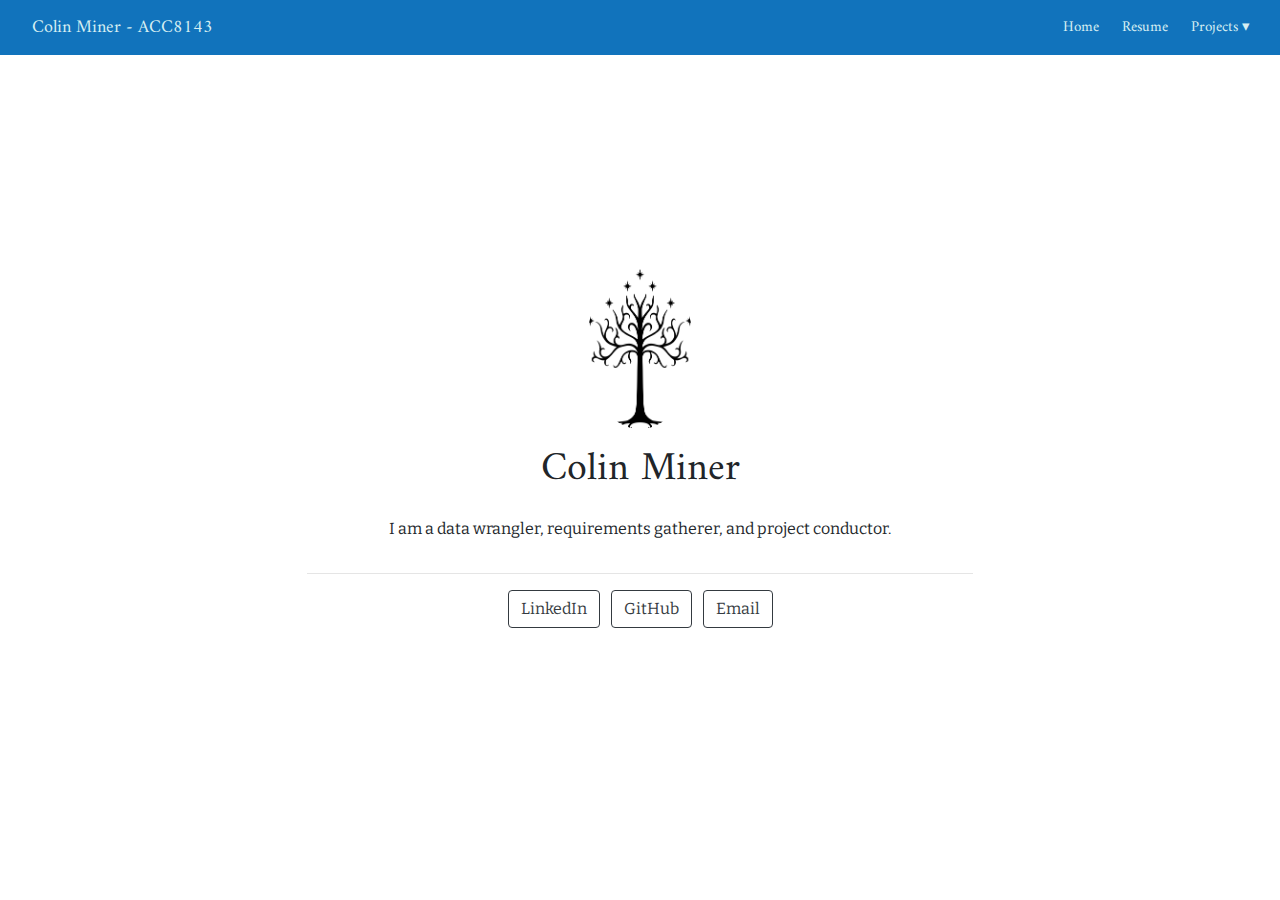
<file: docs/index.html>
<!doctype html>
<html lang="en">
  <head>
    <!-- Required meta tags -->
    <meta charset="utf-8">
    <meta name="viewport" content="width=device-width, initial-scale=1, shrink-to-fit=no">

    <!-- Bootstrap CSS -->
    <link rel="stylesheet" href="https://stackpath.bootstrapcdn.com/bootstrap/4.5.0/css/bootstrap.min.css">

    <title>Colin Miner</title>

    
          <!--radix_placeholder_navigation_in_header-->
          <meta name="distill:offset" content=""/>

          <script type="application/javascript">

            window.headroom_prevent_pin = false;

            window.document.addEventListener("DOMContentLoaded", function (event) {

              // initialize headroom for banner
              var header = $('header').get(0);
              var headerHeight = header.offsetHeight;
              var headroom = new Headroom(header, {
                tolerance: 5,
                onPin : function() {
                  if (window.headroom_prevent_pin) {
                    window.headroom_prevent_pin = false;
                    headroom.unpin();
                  }
                }
              });
              headroom.init();
              if(window.location.hash)
                headroom.unpin();
              $(header).addClass('headroom--transition');

              // offset scroll location for banner on hash change
              // (see: https://github.com/WickyNilliams/headroom.js/issues/38)
              window.addEventListener("hashchange", function(event) {
                window.scrollTo(0, window.pageYOffset - (headerHeight + 25));
              });

              // responsive menu
              $('.distill-site-header').each(function(i, val) {
                var topnav = $(this);
                var toggle = topnav.find('.nav-toggle');
                toggle.on('click', function() {
                  topnav.toggleClass('responsive');
                });
              });

              // nav dropdowns
              $('.nav-dropbtn').click(function(e) {
                $(this).next('.nav-dropdown-content').toggleClass('nav-dropdown-active');
                $(this).parent().siblings('.nav-dropdown')
                   .children('.nav-dropdown-content').removeClass('nav-dropdown-active');
              });
              $("body").click(function(e){
                $('.nav-dropdown-content').removeClass('nav-dropdown-active');
              });
              $(".nav-dropdown").click(function(e){
                e.stopPropagation();
              });
            });
          </script>

          <style type="text/css">

          /* Theme (user-documented overrideables for nav appearance) */

          .distill-site-nav {
            color: rgba(255, 255, 255, 0.8);
            background-color: #0F2E3D;
            font-size: 15px;
            font-weight: 300;
          }

          .distill-site-nav a {
            color: inherit;
            text-decoration: none;
          }

          .distill-site-nav a:hover {
            color: white;
          }

          @media print {
            .distill-site-nav {
              display: none;
            }
          }

          .distill-site-header {

          }

          .distill-site-footer {

          }


          /* Site Header */

          .distill-site-header {
            width: 100%;
            box-sizing: border-box;
            z-index: 3;
          }

          .distill-site-header .nav-left {
            display: inline-block;
            margin-left: 8px;
          }

          @media screen and (max-width: 768px) {
            .distill-site-header .nav-left {
              margin-left: 0;
            }
          }


          .distill-site-header .nav-right {
            float: right;
            margin-right: 8px;
          }

          .distill-site-header a,
          .distill-site-header .title {
            display: inline-block;
            text-align: center;
            padding: 14px 10px 14px 10px;
          }

          .distill-site-header .title {
            font-size: 18px;
            min-width: 150px;
          }

          .distill-site-header .logo {
            padding: 0;
          }

          .distill-site-header .logo img {
            display: none;
            max-height: 20px;
            width: auto;
            margin-bottom: -4px;
          }

          .distill-site-header .nav-image img {
            max-height: 18px;
            width: auto;
            display: inline-block;
            margin-bottom: -3px;
          }



          @media screen and (min-width: 1000px) {
            .distill-site-header .logo img {
              display: inline-block;
            }
            .distill-site-header .nav-left {
              margin-left: 20px;
            }
            .distill-site-header .nav-right {
              margin-right: 20px;
            }
            .distill-site-header .title {
              padding-left: 12px;
            }
          }


          .distill-site-header .nav-toggle {
            display: none;
          }

          .nav-dropdown {
            display: inline-block;
            position: relative;
          }

          .nav-dropdown .nav-dropbtn {
            border: none;
            outline: none;
            color: rgba(255, 255, 255, 0.8);
            padding: 16px 10px;
            background-color: transparent;
            font-family: inherit;
            font-size: inherit;
            font-weight: inherit;
            margin: 0;
            margin-top: 1px;
            z-index: 2;
          }

          .nav-dropdown-content {
            display: none;
            position: absolute;
            background-color: white;
            min-width: 200px;
            border: 1px solid rgba(0,0,0,0.15);
            border-radius: 4px;
            box-shadow: 0px 8px 16px 0px rgba(0,0,0,0.1);
            z-index: 1;
            margin-top: 2px;
            white-space: nowrap;
            padding-top: 4px;
            padding-bottom: 4px;
          }

          .nav-dropdown-content hr {
            margin-top: 4px;
            margin-bottom: 4px;
            border: none;
            border-bottom: 1px solid rgba(0, 0, 0, 0.1);
          }

          .nav-dropdown-active {
            display: block;
          }

          .nav-dropdown-content a, .nav-dropdown-content .nav-dropdown-header {
            color: black;
            padding: 6px 24px;
            text-decoration: none;
            display: block;
            text-align: left;
          }

          .nav-dropdown-content .nav-dropdown-header {
            display: block;
            padding: 5px 24px;
            padding-bottom: 0;
            text-transform: uppercase;
            font-size: 14px;
            color: #999999;
            white-space: nowrap;
          }

          .nav-dropdown:hover .nav-dropbtn {
            color: white;
          }

          .nav-dropdown-content a:hover {
            background-color: #ddd;
            color: black;
          }

          .nav-right .nav-dropdown-content {
            margin-left: -45%;
            right: 0;
          }

          @media screen and (max-width: 768px) {
            .distill-site-header a, .distill-site-header .nav-dropdown  {display: none;}
            .distill-site-header a.nav-toggle {
              float: right;
              display: block;
            }
            .distill-site-header .title {
              margin-left: 0;
            }
            .distill-site-header .nav-right {
              margin-right: 0;
            }
            .distill-site-header {
              overflow: hidden;
            }
            .nav-right .nav-dropdown-content {
              margin-left: 0;
            }
          }


          @media screen and (max-width: 768px) {
            .distill-site-header.responsive {position: relative; min-height: 500px; }
            .distill-site-header.responsive a.nav-toggle {
              position: absolute;
              right: 0;
              top: 0;
            }
            .distill-site-header.responsive a,
            .distill-site-header.responsive .nav-dropdown {
              display: block;
              text-align: left;
            }
            .distill-site-header.responsive .nav-left,
            .distill-site-header.responsive .nav-right {
              width: 100%;
            }
            .distill-site-header.responsive .nav-dropdown {float: none;}
            .distill-site-header.responsive .nav-dropdown-content {position: relative;}
            .distill-site-header.responsive .nav-dropdown .nav-dropbtn {
              display: block;
              width: 100%;
              text-align: left;
            }
          }

          /* Site Footer */

          .distill-site-footer {
            width: 100%;
            overflow: hidden;
            box-sizing: border-box;
            z-index: 3;
            margin-top: 30px;
            padding-top: 30px;
            padding-bottom: 30px;
            text-align: center;
          }

          /* Headroom */

          d-title {
            padding-top: 6rem;
          }

          @media print {
            d-title {
              padding-top: 4rem;
            }
          }

          .headroom {
            z-index: 1000;
            position: fixed;
            top: 0;
            left: 0;
            right: 0;
          }

          .headroom--transition {
            transition: all .4s ease-in-out;
          }

          .headroom--unpinned {
            top: -100px;
          }

          .headroom--pinned {
            top: 0;
          }

          /* adjust viewport for navbar height */
          /* helps vertically center bootstrap (non-distill) content */
          .min-vh-100 {
            min-height: calc(100vh - 100px) !important;
          }

          </style>

          <script src="site_libs/jquery-3.6.0/jquery-3.6.0.min.js"></script>
          <link href="site_libs/font-awesome-5.1.0/css/all.css" rel="stylesheet"/>
          <link href="site_libs/font-awesome-5.1.0/css/v4-shims.css" rel="stylesheet"/>
          <script src="site_libs/headroom-0.9.4/headroom.min.js"></script>
          <script src="site_libs/autocomplete-0.37.1/autocomplete.min.js"></script>
          <script src="site_libs/fuse-6.4.1/fuse.min.js"></script>

          <script type="application/javascript">

          function getMeta(metaName) {
            var metas = document.getElementsByTagName('meta');
            for (let i = 0; i < metas.length; i++) {
              if (metas[i].getAttribute('name') === metaName) {
                return metas[i].getAttribute('content');
              }
            }
            return '';
          }

          function offsetURL(url) {
            var offset = getMeta('distill:offset');
            return offset ? offset + '/' + url : url;
          }

          function createFuseIndex() {

            // create fuse index
            var options = {
              keys: [
                { name: 'title', weight: 20 },
                { name: 'categories', weight: 15 },
                { name: 'description', weight: 10 },
                { name: 'contents', weight: 5 },
              ],
              ignoreLocation: true,
              threshold: 0
            };
            var fuse = new window.Fuse([], options);

            // fetch the main search.json
            return fetch(offsetURL('search.json'))
              .then(function(response) {
                if (response.status == 200) {
                  return response.json().then(function(json) {
                    // index main articles
                    json.articles.forEach(function(article) {
                      fuse.add(article);
                    });
                    // download collections and index their articles
                    return Promise.all(json.collections.map(function(collection) {
                      return fetch(offsetURL(collection)).then(function(response) {
                        if (response.status === 200) {
                          return response.json().then(function(articles) {
                            articles.forEach(function(article) {
                              fuse.add(article);
                            });
                          })
                        } else {
                          return Promise.reject(
                            new Error('Unexpected status from search index request: ' +
                                      response.status)
                          );
                        }
                      });
                    })).then(function() {
                      return fuse;
                    });
                  });

                } else {
                  return Promise.reject(
                    new Error('Unexpected status from search index request: ' +
                                response.status)
                  );
                }
              });
          }

          window.document.addEventListener("DOMContentLoaded", function (event) {

            // get search element (bail if we don't have one)
            var searchEl = window.document.getElementById('distill-search');
            if (!searchEl)
              return;

            createFuseIndex()
              .then(function(fuse) {

                // make search box visible
                searchEl.classList.remove('hidden');

                // initialize autocomplete
                var options = {
                  autoselect: true,
                  hint: false,
                  minLength: 2,
                };
                window.autocomplete(searchEl, options, [{
                  source: function(query, callback) {
                    const searchOptions = {
                      isCaseSensitive: false,
                      shouldSort: true,
                      minMatchCharLength: 2,
                      limit: 10,
                    };
                    var results = fuse.search(query, searchOptions);
                    callback(results
                      .map(function(result) { return result.item; })
                    );
                  },
                  templates: {
                    suggestion: function(suggestion) {
                      var img = suggestion.preview && Object.keys(suggestion.preview).length > 0
                        ? `<img src="${offsetURL(suggestion.preview)}"</img>`
                        : '';
                      var html = `
                        <div class="search-item">
                          <h3>${suggestion.title}</h3>
                          <div class="search-item-description">
                            ${suggestion.description || ''}
                          </div>
                          <div class="search-item-preview">
                            ${img}
                          </div>
                        </div>
                      `;
                      return html;
                    }
                  }
                }]).on('autocomplete:selected', function(event, suggestion) {
                  window.location.href = offsetURL(suggestion.path);
                });
                // remove inline display style on autocompleter (we want to
                // manage responsive display via css)
                $('.algolia-autocomplete').css("display", "");
              })
              .catch(function(error) {
                console.log(error);
              });

          });

          </script>

          <style type="text/css">

          .nav-search {
            font-size: x-small;
          }

          /* Algolioa Autocomplete */

          .algolia-autocomplete {
            display: inline-block;
            margin-left: 10px;
            vertical-align: sub;
            background-color: white;
            color: black;
            padding: 6px;
            padding-top: 8px;
            padding-bottom: 0;
            border-radius: 6px;
            border: 1px #0F2E3D solid;
            width: 180px;
          }


          @media screen and (max-width: 768px) {
            .distill-site-nav .algolia-autocomplete {
              display: none;
              visibility: hidden;
            }
            .distill-site-nav.responsive .algolia-autocomplete {
              display: inline-block;
              visibility: visible;
            }
            .distill-site-nav.responsive .algolia-autocomplete .aa-dropdown-menu {
              margin-left: 0;
              width: 400px;
              max-height: 400px;
            }
          }

          .algolia-autocomplete .aa-input, .algolia-autocomplete .aa-hint {
            width: 90%;
            outline: none;
            border: none;
          }

          .algolia-autocomplete .aa-hint {
            color: #999;
          }
          .algolia-autocomplete .aa-dropdown-menu {
            width: 550px;
            max-height: 70vh;
            overflow-x: visible;
            overflow-y: scroll;
            padding: 5px;
            margin-top: 3px;
            margin-left: -150px;
            background-color: #fff;
            border-radius: 5px;
            border: 1px solid #999;
            border-top: none;
          }

          .algolia-autocomplete .aa-dropdown-menu .aa-suggestion {
            cursor: pointer;
            padding: 5px 4px;
            border-bottom: 1px solid #eee;
          }

          .algolia-autocomplete .aa-dropdown-menu .aa-suggestion:last-of-type {
            border-bottom: none;
            margin-bottom: 2px;
          }

          .algolia-autocomplete .aa-dropdown-menu .aa-suggestion .search-item {
            overflow: hidden;
            font-size: 0.8em;
            line-height: 1.4em;
          }

          .algolia-autocomplete .aa-dropdown-menu .aa-suggestion .search-item h3 {
            font-size: 1rem;
            margin-block-start: 0;
            margin-block-end: 5px;
          }

          .algolia-autocomplete .aa-dropdown-menu .aa-suggestion .search-item-description {
            display: inline-block;
            overflow: hidden;
            height: 2.8em;
            width: 80%;
            margin-right: 4%;
          }

          .algolia-autocomplete .aa-dropdown-menu .aa-suggestion .search-item-preview {
            display: inline-block;
            width: 15%;
          }

          .algolia-autocomplete .aa-dropdown-menu .aa-suggestion .search-item-preview img {
            height: 3em;
            width: auto;
            display: none;
          }

          .algolia-autocomplete .aa-dropdown-menu .aa-suggestion .search-item-preview img[src] {
            display: initial;
          }

          .algolia-autocomplete .aa-dropdown-menu .aa-suggestion.aa-cursor {
            background-color: #eee;
          }
          .algolia-autocomplete .aa-dropdown-menu .aa-suggestion em {
            font-weight: bold;
            font-style: normal;
          }

          </style>


          <!--/radix_placeholder_navigation_in_header-->
          <!--radix_placeholder_site_in_header-->
          <!--/radix_placeholder_site_in_header-->
          
          <style type="text/css">
          body {
            padding-top: 60px;
          }
          </style>
          <style type="text/css">
          /* base variables */

          /* Edit the CSS properties in this file to create a custom
             Distill theme. Only edit values in the right column
             for each row; values shown are the CSS defaults.
             To return any property to the default,
             you may set its value to: unset
             All rows must end with a semi-colon.                      */

          /* Optional: embed custom fonts here with `@import`          */
          /* This must remain at the top of this file.                 */



          html {
            /*-- Main font sizes --*/
            --title-size:      50px;
            --body-size:       1.06rem;
            --code-size:       14px;
            --aside-size:      12px;
            --fig-cap-size:    13px;
            /*-- Main font colors --*/
            --title-color:     #000000;
            --header-color:    rgba(0, 0, 0, 0.8);
            --body-color:      rgba(0, 0, 0, 0.8);
            --aside-color:     rgba(0, 0, 0, 0.6);
            --fig-cap-color:   rgba(0, 0, 0, 0.6);
            /*-- Specify custom fonts ~~~ must be imported above   --*/
            --heading-font:    sans-serif;
            --mono-font:       monospace;
            --body-font:       sans-serif;
            --navbar-font:     sans-serif;  /* websites + blogs only */
          }

          /*-- ARTICLE METADATA --*/
          d-byline {
            --heading-size:    0.6rem;
            --heading-color:   rgba(0, 0, 0, 0.5);
            --body-size:       0.8rem;
            --body-color:      rgba(0, 0, 0, 0.8);
          }

          /*-- ARTICLE TABLE OF CONTENTS --*/
          .d-contents {
            --heading-size:    18px;
            --contents-size:   13px;
          }

          /*-- ARTICLE APPENDIX --*/
          d-appendix {
            --heading-size:    15px;
            --heading-color:   rgba(0, 0, 0, 0.65);
            --text-size:       0.8em;
            --text-color:      rgba(0, 0, 0, 0.5);
          }

          /*-- WEBSITE HEADER + FOOTER --*/
          /* These properties only apply to Distill sites and blogs  */

          .distill-site-header {
            --title-size:       18px;
            --text-color:       rgba(255, 255, 255, 0.8);
            --text-size:        15px;
            --hover-color:      white;
            --bkgd-color:       #0F2E3D;
          }

          .distill-site-footer {
            --text-color:       rgba(255, 255, 255, 0.8);
            --text-size:        15px;
            --hover-color:      white;
            --bkgd-color:       #0F2E3D;
          }

          /*-- Additional custom styles --*/
          /* Add any additional CSS rules below                      */
          </style>
          <style type="text/css">
          /* base variables */

          /* Edit the CSS properties in this file to create a custom
             Distill theme. Only edit values in the right column
             for each row; values shown are the CSS defaults.
             To return any property to the default,
             you may set its value to: unset
             All rows must end with a semi-colon.                      */

          /* Optional: embed custom fonts here with `@import`          */
          @import url('https://fonts.googleapis.com/css2?family=Amiri');
          @import url('https://fonts.googleapis.com/css2?family=Bitter');
          @import url('https://fonts.googleapis.com/css2?family=DM+Mono');
          /* This must remain at the top of this file.                 */



          html {
            /*-- Main font sizes --*/
            --title-size:      50px;
            --body-size:       1.06rem;
            --code-size:       14px;
            --aside-size:      12px;
            --fig-cap-size:    13px;
            /*-- Main font colors --*/
            --title-color:     #000000;
            --header-color:    rgba(0, 0, 0, 0.8);
            --body-color:      rgba(0, 0, 0, 0.8);
            --aside-color:     rgba(0, 0, 0, 0.6);
            --fig-cap-color:   rgba(0, 0, 0, 0.6);
            /*-- Specify custom fonts ~~~ must be imported above   --*/
            --heading-font:    "Amiri", serif;
            --mono-font:       "DM Mono", monospace;
            --body-font:       "Bitter", sans-serif;
            --navbar-font:     "Amiri", serif;
          }

          /*-- ARTICLE METADATA --*/
          d-byline {
            --heading-size:    0.6rem;
            --heading-color:   rgba(0, 0, 0, 0.5);
            --body-size:       0.8rem;
            --body-color:      rgba(0, 0, 0, 0.8);
          }

          /*-- ARTICLE TABLE OF CONTENTS --*/
          .d-contents {
            --heading-size:    18px;
            --contents-size:   13px;
          }

          /*-- ARTICLE APPENDIX --*/
          d-appendix {
            --heading-size:    15px;
            --heading-color:   rgba(0, 0, 0, 0.65);
            --text-size:       0.8em;
            --text-color:      rgba(0, 0, 0, 0.5);
          }

          /*-- WEBSITE HEADER + FOOTER --*/
          /* These properties only apply to Distill sites and blogs  */

          .distill-site-header {
            --title-size:       18px;    
            --text-color:       #d6eef2; /* edited */
            --text-size:        15px;
            --hover-color:      #80b2bc; /* edited */
            --bkgd-color:       #1173bc; /* edited */
          }

          .distill-site-footer {
            --text-color:       rgba(255, 255, 255, 0.8);
            --text-size:        15px;
            --hover-color:      white;
            --bkgd-color:       #0e7baf;
          }

          /*-- Additional custom styles --*/
          /* Add any additional CSS rules below                      */
          </style>
          <style type="text/css">
          /* base style */

          /* FONT FAMILIES */

          :root {
            --heading-default: -apple-system, BlinkMacSystemFont, "Segoe UI", Roboto, Oxygen, Ubuntu, Cantarell, "Fira Sans", "Droid Sans", "Helvetica Neue", Arial, sans-serif;
            --mono-default: Consolas, Monaco, 'Andale Mono', 'Ubuntu Mono', monospace;
            --body-default: -apple-system, BlinkMacSystemFont, "Segoe UI", Roboto, Oxygen, Ubuntu, Cantarell, "Fira Sans", "Droid Sans", "Helvetica Neue", Arial, sans-serif;
          }

          body,
          .posts-list .post-preview p,
          .posts-list .description p {
            font-family: var(--body-font), var(--body-default);
          }

          h1, h2, h3, h4, h5, h6,
          .posts-list .post-preview h2,
          .posts-list .description h2 {
            font-family: var(--heading-font), var(--heading-default);
          }

          d-article div.sourceCode code,
          d-article pre code {
            font-family: var(--mono-font), var(--mono-default);
          }


          /*-- TITLE --*/
          d-title h1,
          .posts-list > h1 {
            color: var(--title-color, black);
          }

          d-title h1 {
            font-size: var(--title-size, 50px);
          }

          /*-- HEADERS --*/
          d-article h1,
          d-article h2,
          d-article h3,
          d-article h4,
          d-article h5,
          d-article h6 {
            color: var(--header-color, rgba(0, 0, 0, 0.8));
          }

          /*-- BODY --*/
          d-article > p,  /* only text inside of <p> tags */
          d-article > ul, /* lists */
          d-article > ol {
            color: var(--body-color, rgba(0, 0, 0, 0.8));
            font-size: var(--body-size, 1.06rem);
          }


          /*-- CODE --*/
          d-article div.sourceCode code,
          d-article pre code {
            font-size: var(--code-size, 14px);
          }

          /*-- ASIDE --*/
          d-article aside {
            font-size: var(--aside-size, 12px);
            color: var(--aside-color, rgba(0, 0, 0, 0.6));
          }

          /*-- FIGURE CAPTIONS --*/
          figure .caption,
          figure figcaption,
          .figure .caption {
            font-size: var(--fig-cap-size, 13px);
            color: var(--fig-cap-color, rgba(0, 0, 0, 0.6));
          }

          /*-- METADATA --*/
          d-byline h3 {
            font-size: var(--heading-size, 0.6rem);
            color: var(--heading-color, rgba(0, 0, 0, 0.5));
          }

          d-byline {
            font-size: var(--body-size, 0.8rem);
            color: var(--body-color, rgba(0, 0, 0, 0.8));
          }

          d-byline a,
          d-article d-byline a {
            color: var(--body-color, rgba(0, 0, 0, 0.8));
          }

          /*-- TABLE OF CONTENTS --*/
          .d-contents nav h3 {
            font-size: var(--heading-size, 18px);
          }

          .d-contents nav a {
            font-size: var(--contents-size, 13px);
          }

          /*-- APPENDIX --*/
          d-appendix h3 {
            font-size: var(--heading-size, 15px);
            color: var(--heading-color, rgba(0, 0, 0, 0.65));
          }

          d-appendix {
            font-size: var(--text-size, 0.8em);
            color: var(--text-color, rgba(0, 0, 0, 0.5));
          }

          d-appendix d-footnote-list a.footnote-backlink {
            color: var(--text-color, rgba(0, 0, 0, 0.5));
          }

          /*-- WEBSITE HEADER + FOOTER --*/
          .distill-site-header .title {
            font-size: var(--title-size, 18px);
            font-family: var(--navbar-font), var(--heading-default);
          }

          .distill-site-header a,
          .nav-dropdown .nav-dropbtn {
            font-family: var(--navbar-font), var(--heading-default);
          }

          .nav-dropdown .nav-dropbtn {
            color: var(--text-color, rgba(255, 255, 255, 0.8));
            font-size: var(--text-size, 15px);
          }

          .distill-site-header a:hover,
          .nav-dropdown:hover .nav-dropbtn {
            color: var(--hover-color, white);
          }

          .distill-site-header {
            font-size: var(--text-size, 15px);
            color: var(--text-color, rgba(255, 255, 255, 0.8));
            background-color: var(--bkgd-color, #0F2E3D);
          }

          .distill-site-footer {
            font-size: var(--text-size, 15px);
            color: var(--text-color, rgba(255, 255, 255, 0.8));
            background-color: var(--bkgd-color, #0F2E3D);
          }

          .distill-site-footer a:hover {
            color: var(--hover-color, white);
          }</style>
          <script src="C:\Users\Colin\Documents\R\win-library\4.1\rmarkdown\rmd\h\pandoc\header-attrs.js"></script>
    
    
  </head>
  <body>

          <!--radix_placeholder_navigation_before_body-->
          <header class="header header--fixed" role="banner">
          <nav class="distill-site-nav distill-site-header">
          <div class="nav-left">
          <a href="index.html" class="title">Colin Miner - ACC8143</a>
          </div>
          <div class="nav-right">
          <a href="index.html">Home</a>
          <a href="Resume.html">Resume</a>
          <div class="nav-dropdown">
          <button class="nav-dropbtn">
          Projects
           
          <span class="down-arrow">&#x25BE;</span>
          </button>
          <div class="nav-dropdown-content">
          <a href="RSquared.html">RSquared</a>
          <a href="ML.html">Machine Learning</a>
          <a href="Final.html">Final Project</a>
          </div>
          </div>
          <a href="javascript:void(0);" class="nav-toggle">&#9776;</a>
          </div>
          </nav>
          </header>
          <!--/radix_placeholder_navigation_before_body-->
          <!--radix_placeholder_site_before_body-->
          <!--/radix_placeholder_site_before_body-->
    
    <div class="container min-vh-100">
      <div class="row min-vh-100 justify-content-center align-items-center">
        <div class="col-12 text-center">
          <img src=Images/Gondor.png style="height:10rem" class="rounded-circle">
          <div class="mt-3">
            <h1>Colin Miner</h1>
          </div>
          <div class="row justify-content-center align-items-center">
            <div class="col-6 mt-3 text-center d-none d-sm-block">
              <p>I am a data wrangler, requirements gatherer, and project conductor.</p>
            </div>
            <div class="col-11 mt-3 text-center d-block d-sm-none">
              <p>I am a data wrangler, requirements gatherer, and project conductor.</p>
            </div>
          </div>

          <hr style="width:60%;"/>

          <div class="row justify-content-center align-items-center">
            <div class="col-8 text-center d-none d-sm-block">
              <ul class="list-inline">
                                <li class="list-inline-item">
                  <a href=https://www.linkedin.com/in/colin-miner-0ab92977/>
                    <button type="button" class="btn btn-outline-dark mb-2">
                      LinkedIn
                    </button>
                  </a>
                </li>
                                <li class="list-inline-item">
                  <a href=https://github.com/C-Miner5/ACC8143-Website>
                    <button type="button" class="btn btn-outline-dark mb-2">
                      GitHub
                    </button>
                  </a>
                </li>
                                <li class="list-inline-item">
                  <a href=mailto:cjm131@msstate.edu>
                    <button type="button" class="btn btn-outline-dark mb-2">
                      Email
                    </button>
                  </a>
                </li>
                              </ul>
            </div>
          </div>

          <div class="row justify-content-center align-items-center">
            <div class="col-8 m-1 text-center d-block d-sm-none">
              <div class="list-group">
                                <a href=https://www.linkedin.com/in/colin-miner-0ab92977/>
                  <button type="button" class="list-group-item list-group-item-action my-1 rounded">
                    LinkedIn
                  </button>
                </a>
                                <a href=https://github.com/C-Miner5/ACC8143-Website>
                  <button type="button" class="list-group-item list-group-item-action my-1 rounded">
                    GitHub
                  </button>
                </a>
                                <a href=mailto:cjm131@msstate.edu>
                  <button type="button" class="list-group-item list-group-item-action my-1 rounded">
                    Email
                  </button>
                </a>
                              </div>
            </div>
          </div>
        </div>
      </div>
    </div>

    <!-- Optional JavaScript -->
    <!-- jQuery first, then Popper.js, then Bootstrap JS -->
    <script src="https://code.jquery.com/jquery-3.5.1.slim.min.js" integrity="sha384-DfXdz2htPH0lsSSs5nCTpuj/zy4C+OGpamoFVy38MVBnE+IbbVYUew+OrCXaRkfj" crossorigin="anonymous"></script>
    <script src="https://cdn.jsdelivr.net/npm/popper.js@1.16.0/dist/umd/popper.min.js" integrity="sha384-Q6E9RHvbIyZFJoft+2mJbHaEWldlvI9IOYy5n3zV9zzTtmI3UksdQRVvoxMfooAo" crossorigin="anonymous"></script>
    <script src="https://stackpath.bootstrapcdn.com/bootstrap/4.5.0/js/bootstrap.min.js" integrity="sha384-OgVRvuATP1z7JjHLkuOU7Xw704+h835Lr+6QL9UvYjZE3Ipu6Tp75j7Bh/kR0JKI" crossorigin="anonymous"></script>

          <!--radix_placeholder_site_after_body-->
          <!--/radix_placeholder_site_after_body-->
          <!--radix_placeholder_navigation_after_body-->
          <!--/radix_placeholder_navigation_after_body-->
    
  </body>
</html>
</file>
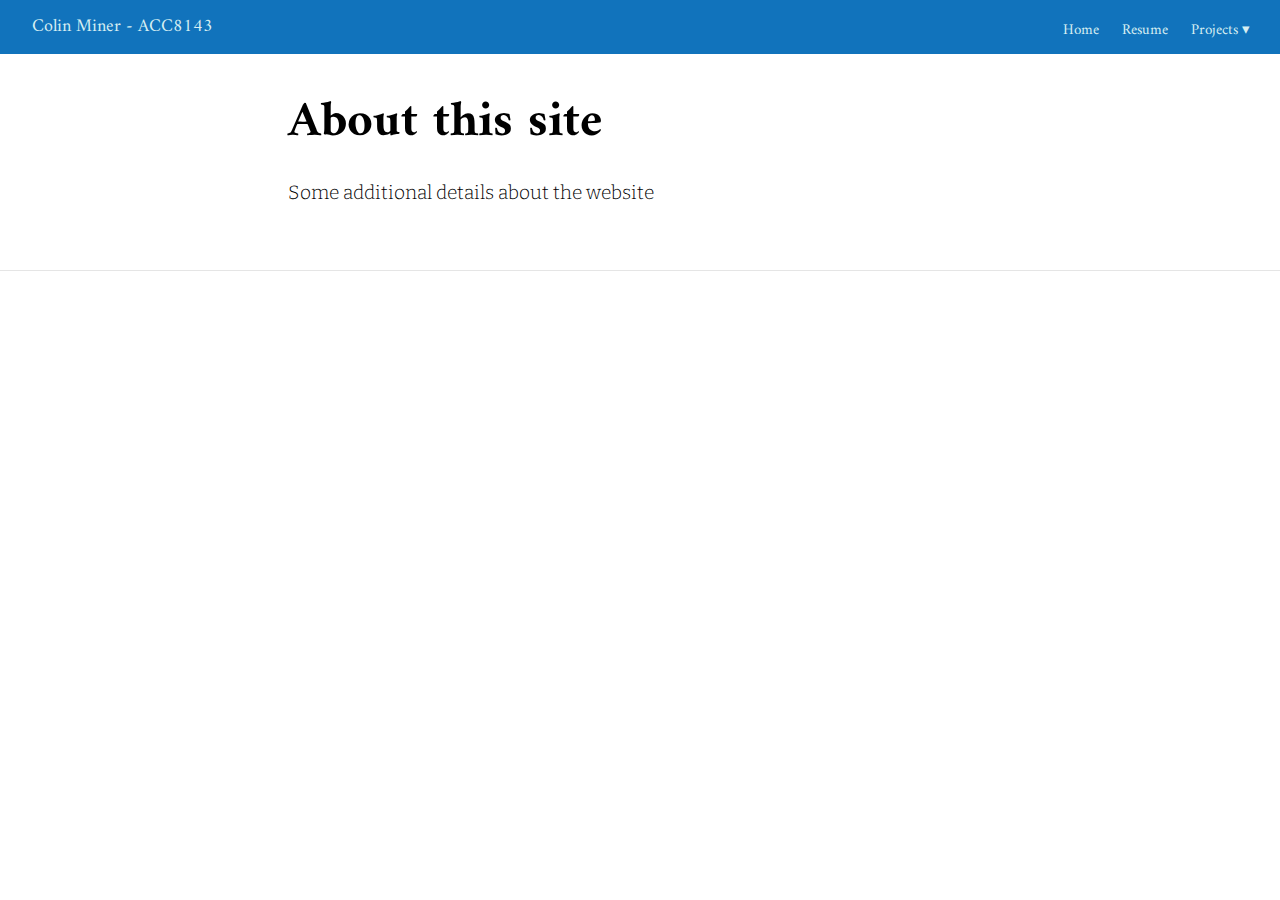
<file: docs/about.html>
<!DOCTYPE html>

<html xmlns="http://www.w3.org/1999/xhtml" lang="" xml:lang="">

<head>
  <meta charset="utf-8"/>
  <meta name="viewport" content="width=device-width, initial-scale=1"/>
  <meta http-equiv="X-UA-Compatible" content="IE=Edge,chrome=1"/>
  <meta name="generator" content="distill" />

  <style type="text/css">
  /* Hide doc at startup (prevent jankiness while JS renders/transforms) */
  body {
    visibility: hidden;
  }
  </style>

 <!--radix_placeholder_import_source-->
 <!--/radix_placeholder_import_source-->

<style type="text/css">code{white-space: pre;}</style>
<style type="text/css" data-origin="pandoc">
pre > code.sourceCode { white-space: pre; position: relative; }
pre > code.sourceCode > span { display: inline-block; line-height: 1.25; }
pre > code.sourceCode > span:empty { height: 1.2em; }
.sourceCode { overflow: visible; }
code.sourceCode > span { color: inherit; text-decoration: inherit; }
div.sourceCode { margin: 1em 0; }
pre.sourceCode { margin: 0; }
@media screen {
div.sourceCode { overflow: auto; }
}
@media print {
pre > code.sourceCode { white-space: pre-wrap; }
pre > code.sourceCode > span { text-indent: -5em; padding-left: 5em; }
}
pre.numberSource code
  { counter-reset: source-line 0; }
pre.numberSource code > span
  { position: relative; left: -4em; counter-increment: source-line; }
pre.numberSource code > span > a:first-child::before
  { content: counter(source-line);
    position: relative; left: -1em; text-align: right; vertical-align: baseline;
    border: none; display: inline-block;
    -webkit-touch-callout: none; -webkit-user-select: none;
    -khtml-user-select: none; -moz-user-select: none;
    -ms-user-select: none; user-select: none;
    padding: 0 4px; width: 4em;
    color: #aaaaaa;
  }
pre.numberSource { margin-left: 3em; border-left: 1px solid #aaaaaa;  padding-left: 4px; }
div.sourceCode
  {   }
@media screen {
pre > code.sourceCode > span > a:first-child::before { text-decoration: underline; }
}
code span.al { color: #ad0000; } /* Alert */
code span.an { color: #5e5e5e; } /* Annotation */
code span.at { } /* Attribute */
code span.bn { color: #ad0000; } /* BaseN */
code span.bu { } /* BuiltIn */
code span.cf { color: #007ba5; } /* ControlFlow */
code span.ch { color: #20794d; } /* Char */
code span.cn { color: #8f5902; } /* Constant */
code span.co { color: #5e5e5e; } /* Comment */
code span.cv { color: #5e5e5e; font-style: italic; } /* CommentVar */
code span.do { color: #5e5e5e; font-style: italic; } /* Documentation */
code span.dt { color: #ad0000; } /* DataType */
code span.dv { color: #ad0000; } /* DecVal */
code span.er { color: #ad0000; } /* Error */
code span.ex { } /* Extension */
code span.fl { color: #ad0000; } /* Float */
code span.fu { color: #4758ab; } /* Function */
code span.im { } /* Import */
code span.in { color: #5e5e5e; } /* Information */
code span.kw { color: #007ba5; } /* Keyword */
code span.op { color: #5e5e5e; } /* Operator */
code span.ot { color: #007ba5; } /* Other */
code span.pp { color: #ad0000; } /* Preprocessor */
code span.sc { color: #5e5e5e; } /* SpecialChar */
code span.ss { color: #20794d; } /* SpecialString */
code span.st { color: #20794d; } /* String */
code span.va { color: #111111; } /* Variable */
code span.vs { color: #20794d; } /* VerbatimString */
code span.wa { color: #5e5e5e; font-style: italic; } /* Warning */
</style>


  <!--radix_placeholder_meta_tags-->
  <title>Colin Miner - ACC8143: About this site</title>

  <meta property="description" itemprop="description" content="Some additional details about the website"/>



  <!--  https://developers.facebook.com/docs/sharing/webmasters#markup -->
  <meta property="og:title" content="Colin Miner - ACC8143: About this site"/>
  <meta property="og:type" content="article"/>
  <meta property="og:description" content="Some additional details about the website"/>
  <meta property="og:locale" content="en_US"/>
  <meta property="og:site_name" content="Colin Miner - ACC8143"/>

  <!--  https://dev.twitter.com/cards/types/summary -->
  <meta property="twitter:card" content="summary"/>
  <meta property="twitter:title" content="Colin Miner - ACC8143: About this site"/>
  <meta property="twitter:description" content="Some additional details about the website"/>

  <!--/radix_placeholder_meta_tags-->
  <!--radix_placeholder_rmarkdown_metadata-->

  <script type="text/json" id="radix-rmarkdown-metadata">
  {"type":"list","attributes":{"names":{"type":"character","attributes":{},"value":["title","description"]}},"value":[{"type":"character","attributes":{},"value":["About this site"]},{"type":"character","attributes":{},"value":["Some additional details about the website"]}]}
  </script>
  <!--/radix_placeholder_rmarkdown_metadata-->
  <!--radix_placeholder_navigation_in_header-->
  <meta name="distill:offset" content=""/>

  <script type="application/javascript">

    window.headroom_prevent_pin = false;

    window.document.addEventListener("DOMContentLoaded", function (event) {

      // initialize headroom for banner
      var header = $('header').get(0);
      var headerHeight = header.offsetHeight;
      var headroom = new Headroom(header, {
        tolerance: 5,
        onPin : function() {
          if (window.headroom_prevent_pin) {
            window.headroom_prevent_pin = false;
            headroom.unpin();
          }
        }
      });
      headroom.init();
      if(window.location.hash)
        headroom.unpin();
      $(header).addClass('headroom--transition');

      // offset scroll location for banner on hash change
      // (see: https://github.com/WickyNilliams/headroom.js/issues/38)
      window.addEventListener("hashchange", function(event) {
        window.scrollTo(0, window.pageYOffset - (headerHeight + 25));
      });

      // responsive menu
      $('.distill-site-header').each(function(i, val) {
        var topnav = $(this);
        var toggle = topnav.find('.nav-toggle');
        toggle.on('click', function() {
          topnav.toggleClass('responsive');
        });
      });

      // nav dropdowns
      $('.nav-dropbtn').click(function(e) {
        $(this).next('.nav-dropdown-content').toggleClass('nav-dropdown-active');
        $(this).parent().siblings('.nav-dropdown')
           .children('.nav-dropdown-content').removeClass('nav-dropdown-active');
      });
      $("body").click(function(e){
        $('.nav-dropdown-content').removeClass('nav-dropdown-active');
      });
      $(".nav-dropdown").click(function(e){
        e.stopPropagation();
      });
    });
  </script>

  <style type="text/css">

  /* Theme (user-documented overrideables for nav appearance) */

  .distill-site-nav {
    color: rgba(255, 255, 255, 0.8);
    background-color: #0F2E3D;
    font-size: 15px;
    font-weight: 300;
  }

  .distill-site-nav a {
    color: inherit;
    text-decoration: none;
  }

  .distill-site-nav a:hover {
    color: white;
  }

  @media print {
    .distill-site-nav {
      display: none;
    }
  }

  .distill-site-header {

  }

  .distill-site-footer {

  }


  /* Site Header */

  .distill-site-header {
    width: 100%;
    box-sizing: border-box;
    z-index: 3;
  }

  .distill-site-header .nav-left {
    display: inline-block;
    margin-left: 8px;
  }

  @media screen and (max-width: 768px) {
    .distill-site-header .nav-left {
      margin-left: 0;
    }
  }


  .distill-site-header .nav-right {
    float: right;
    margin-right: 8px;
  }

  .distill-site-header a,
  .distill-site-header .title {
    display: inline-block;
    text-align: center;
    padding: 14px 10px 14px 10px;
  }

  .distill-site-header .title {
    font-size: 18px;
    min-width: 150px;
  }

  .distill-site-header .logo {
    padding: 0;
  }

  .distill-site-header .logo img {
    display: none;
    max-height: 20px;
    width: auto;
    margin-bottom: -4px;
  }

  .distill-site-header .nav-image img {
    max-height: 18px;
    width: auto;
    display: inline-block;
    margin-bottom: -3px;
  }



  @media screen and (min-width: 1000px) {
    .distill-site-header .logo img {
      display: inline-block;
    }
    .distill-site-header .nav-left {
      margin-left: 20px;
    }
    .distill-site-header .nav-right {
      margin-right: 20px;
    }
    .distill-site-header .title {
      padding-left: 12px;
    }
  }


  .distill-site-header .nav-toggle {
    display: none;
  }

  .nav-dropdown {
    display: inline-block;
    position: relative;
  }

  .nav-dropdown .nav-dropbtn {
    border: none;
    outline: none;
    color: rgba(255, 255, 255, 0.8);
    padding: 16px 10px;
    background-color: transparent;
    font-family: inherit;
    font-size: inherit;
    font-weight: inherit;
    margin: 0;
    margin-top: 1px;
    z-index: 2;
  }

  .nav-dropdown-content {
    display: none;
    position: absolute;
    background-color: white;
    min-width: 200px;
    border: 1px solid rgba(0,0,0,0.15);
    border-radius: 4px;
    box-shadow: 0px 8px 16px 0px rgba(0,0,0,0.1);
    z-index: 1;
    margin-top: 2px;
    white-space: nowrap;
    padding-top: 4px;
    padding-bottom: 4px;
  }

  .nav-dropdown-content hr {
    margin-top: 4px;
    margin-bottom: 4px;
    border: none;
    border-bottom: 1px solid rgba(0, 0, 0, 0.1);
  }

  .nav-dropdown-active {
    display: block;
  }

  .nav-dropdown-content a, .nav-dropdown-content .nav-dropdown-header {
    color: black;
    padding: 6px 24px;
    text-decoration: none;
    display: block;
    text-align: left;
  }

  .nav-dropdown-content .nav-dropdown-header {
    display: block;
    padding: 5px 24px;
    padding-bottom: 0;
    text-transform: uppercase;
    font-size: 14px;
    color: #999999;
    white-space: nowrap;
  }

  .nav-dropdown:hover .nav-dropbtn {
    color: white;
  }

  .nav-dropdown-content a:hover {
    background-color: #ddd;
    color: black;
  }

  .nav-right .nav-dropdown-content {
    margin-left: -45%;
    right: 0;
  }

  @media screen and (max-width: 768px) {
    .distill-site-header a, .distill-site-header .nav-dropdown  {display: none;}
    .distill-site-header a.nav-toggle {
      float: right;
      display: block;
    }
    .distill-site-header .title {
      margin-left: 0;
    }
    .distill-site-header .nav-right {
      margin-right: 0;
    }
    .distill-site-header {
      overflow: hidden;
    }
    .nav-right .nav-dropdown-content {
      margin-left: 0;
    }
  }


  @media screen and (max-width: 768px) {
    .distill-site-header.responsive {position: relative; min-height: 500px; }
    .distill-site-header.responsive a.nav-toggle {
      position: absolute;
      right: 0;
      top: 0;
    }
    .distill-site-header.responsive a,
    .distill-site-header.responsive .nav-dropdown {
      display: block;
      text-align: left;
    }
    .distill-site-header.responsive .nav-left,
    .distill-site-header.responsive .nav-right {
      width: 100%;
    }
    .distill-site-header.responsive .nav-dropdown {float: none;}
    .distill-site-header.responsive .nav-dropdown-content {position: relative;}
    .distill-site-header.responsive .nav-dropdown .nav-dropbtn {
      display: block;
      width: 100%;
      text-align: left;
    }
  }

  /* Site Footer */

  .distill-site-footer {
    width: 100%;
    overflow: hidden;
    box-sizing: border-box;
    z-index: 3;
    margin-top: 30px;
    padding-top: 30px;
    padding-bottom: 30px;
    text-align: center;
  }

  /* Headroom */

  d-title {
    padding-top: 6rem;
  }

  @media print {
    d-title {
      padding-top: 4rem;
    }
  }

  .headroom {
    z-index: 1000;
    position: fixed;
    top: 0;
    left: 0;
    right: 0;
  }

  .headroom--transition {
    transition: all .4s ease-in-out;
  }

  .headroom--unpinned {
    top: -100px;
  }

  .headroom--pinned {
    top: 0;
  }

  /* adjust viewport for navbar height */
  /* helps vertically center bootstrap (non-distill) content */
  .min-vh-100 {
    min-height: calc(100vh - 100px) !important;
  }

  </style>

  <script src="site_libs/jquery-3.6.0/jquery-3.6.0.min.js"></script>
  <link href="site_libs/font-awesome-5.1.0/css/all.css" rel="stylesheet"/>
  <link href="site_libs/font-awesome-5.1.0/css/v4-shims.css" rel="stylesheet"/>
  <script src="site_libs/headroom-0.9.4/headroom.min.js"></script>
  <script src="site_libs/autocomplete-0.37.1/autocomplete.min.js"></script>
  <script src="site_libs/fuse-6.4.1/fuse.min.js"></script>

  <script type="application/javascript">

  function getMeta(metaName) {
    var metas = document.getElementsByTagName('meta');
    for (let i = 0; i < metas.length; i++) {
      if (metas[i].getAttribute('name') === metaName) {
        return metas[i].getAttribute('content');
      }
    }
    return '';
  }

  function offsetURL(url) {
    var offset = getMeta('distill:offset');
    return offset ? offset + '/' + url : url;
  }

  function createFuseIndex() {

    // create fuse index
    var options = {
      keys: [
        { name: 'title', weight: 20 },
        { name: 'categories', weight: 15 },
        { name: 'description', weight: 10 },
        { name: 'contents', weight: 5 },
      ],
      ignoreLocation: true,
      threshold: 0
    };
    var fuse = new window.Fuse([], options);

    // fetch the main search.json
    return fetch(offsetURL('search.json'))
      .then(function(response) {
        if (response.status == 200) {
          return response.json().then(function(json) {
            // index main articles
            json.articles.forEach(function(article) {
              fuse.add(article);
            });
            // download collections and index their articles
            return Promise.all(json.collections.map(function(collection) {
              return fetch(offsetURL(collection)).then(function(response) {
                if (response.status === 200) {
                  return response.json().then(function(articles) {
                    articles.forEach(function(article) {
                      fuse.add(article);
                    });
                  })
                } else {
                  return Promise.reject(
                    new Error('Unexpected status from search index request: ' +
                              response.status)
                  );
                }
              });
            })).then(function() {
              return fuse;
            });
          });

        } else {
          return Promise.reject(
            new Error('Unexpected status from search index request: ' +
                        response.status)
          );
        }
      });
  }

  window.document.addEventListener("DOMContentLoaded", function (event) {

    // get search element (bail if we don't have one)
    var searchEl = window.document.getElementById('distill-search');
    if (!searchEl)
      return;

    createFuseIndex()
      .then(function(fuse) {

        // make search box visible
        searchEl.classList.remove('hidden');

        // initialize autocomplete
        var options = {
          autoselect: true,
          hint: false,
          minLength: 2,
        };
        window.autocomplete(searchEl, options, [{
          source: function(query, callback) {
            const searchOptions = {
              isCaseSensitive: false,
              shouldSort: true,
              minMatchCharLength: 2,
              limit: 10,
            };
            var results = fuse.search(query, searchOptions);
            callback(results
              .map(function(result) { return result.item; })
            );
          },
          templates: {
            suggestion: function(suggestion) {
              var img = suggestion.preview && Object.keys(suggestion.preview).length > 0
                ? `<img src="${offsetURL(suggestion.preview)}"</img>`
                : '';
              var html = `
                <div class="search-item">
                  <h3>${suggestion.title}</h3>
                  <div class="search-item-description">
                    ${suggestion.description || ''}
                  </div>
                  <div class="search-item-preview">
                    ${img}
                  </div>
                </div>
              `;
              return html;
            }
          }
        }]).on('autocomplete:selected', function(event, suggestion) {
          window.location.href = offsetURL(suggestion.path);
        });
        // remove inline display style on autocompleter (we want to
        // manage responsive display via css)
        $('.algolia-autocomplete').css("display", "");
      })
      .catch(function(error) {
        console.log(error);
      });

  });

  </script>

  <style type="text/css">

  .nav-search {
    font-size: x-small;
  }

  /* Algolioa Autocomplete */

  .algolia-autocomplete {
    display: inline-block;
    margin-left: 10px;
    vertical-align: sub;
    background-color: white;
    color: black;
    padding: 6px;
    padding-top: 8px;
    padding-bottom: 0;
    border-radius: 6px;
    border: 1px #0F2E3D solid;
    width: 180px;
  }


  @media screen and (max-width: 768px) {
    .distill-site-nav .algolia-autocomplete {
      display: none;
      visibility: hidden;
    }
    .distill-site-nav.responsive .algolia-autocomplete {
      display: inline-block;
      visibility: visible;
    }
    .distill-site-nav.responsive .algolia-autocomplete .aa-dropdown-menu {
      margin-left: 0;
      width: 400px;
      max-height: 400px;
    }
  }

  .algolia-autocomplete .aa-input, .algolia-autocomplete .aa-hint {
    width: 90%;
    outline: none;
    border: none;
  }

  .algolia-autocomplete .aa-hint {
    color: #999;
  }
  .algolia-autocomplete .aa-dropdown-menu {
    width: 550px;
    max-height: 70vh;
    overflow-x: visible;
    overflow-y: scroll;
    padding: 5px;
    margin-top: 3px;
    margin-left: -150px;
    background-color: #fff;
    border-radius: 5px;
    border: 1px solid #999;
    border-top: none;
  }

  .algolia-autocomplete .aa-dropdown-menu .aa-suggestion {
    cursor: pointer;
    padding: 5px 4px;
    border-bottom: 1px solid #eee;
  }

  .algolia-autocomplete .aa-dropdown-menu .aa-suggestion:last-of-type {
    border-bottom: none;
    margin-bottom: 2px;
  }

  .algolia-autocomplete .aa-dropdown-menu .aa-suggestion .search-item {
    overflow: hidden;
    font-size: 0.8em;
    line-height: 1.4em;
  }

  .algolia-autocomplete .aa-dropdown-menu .aa-suggestion .search-item h3 {
    font-size: 1rem;
    margin-block-start: 0;
    margin-block-end: 5px;
  }

  .algolia-autocomplete .aa-dropdown-menu .aa-suggestion .search-item-description {
    display: inline-block;
    overflow: hidden;
    height: 2.8em;
    width: 80%;
    margin-right: 4%;
  }

  .algolia-autocomplete .aa-dropdown-menu .aa-suggestion .search-item-preview {
    display: inline-block;
    width: 15%;
  }

  .algolia-autocomplete .aa-dropdown-menu .aa-suggestion .search-item-preview img {
    height: 3em;
    width: auto;
    display: none;
  }

  .algolia-autocomplete .aa-dropdown-menu .aa-suggestion .search-item-preview img[src] {
    display: initial;
  }

  .algolia-autocomplete .aa-dropdown-menu .aa-suggestion.aa-cursor {
    background-color: #eee;
  }
  .algolia-autocomplete .aa-dropdown-menu .aa-suggestion em {
    font-weight: bold;
    font-style: normal;
  }

  </style>


  <!--/radix_placeholder_navigation_in_header-->
  <!--radix_placeholder_distill-->

  <style type="text/css">

  body {
    background-color: white;
  }

  .pandoc-table {
    width: 100%;
  }

  .pandoc-table>caption {
    margin-bottom: 10px;
  }

  .pandoc-table th:not([align]) {
    text-align: left;
  }

  .pagedtable-footer {
    font-size: 15px;
  }

  d-byline .byline {
    grid-template-columns: 2fr 2fr;
  }

  d-byline .byline h3 {
    margin-block-start: 1.5em;
  }

  d-byline .byline .authors-affiliations h3 {
    margin-block-start: 0.5em;
  }

  .authors-affiliations .orcid-id {
    width: 16px;
    height:16px;
    margin-left: 4px;
    margin-right: 4px;
    vertical-align: middle;
    padding-bottom: 2px;
  }

  d-title .dt-tags {
    margin-top: 1em;
    grid-column: text;
  }

  .dt-tags .dt-tag {
    text-decoration: none;
    display: inline-block;
    color: rgba(0,0,0,0.6);
    padding: 0em 0.4em;
    margin-right: 0.5em;
    margin-bottom: 0.4em;
    font-size: 70%;
    border: 1px solid rgba(0,0,0,0.2);
    border-radius: 3px;
    text-transform: uppercase;
    font-weight: 500;
  }

  d-article table.gt_table td,
  d-article table.gt_table th {
    border-bottom: none;
  }

  .html-widget {
    margin-bottom: 2.0em;
  }

  .l-screen-inset {
    padding-right: 16px;
  }

  .l-screen .caption {
    margin-left: 10px;
  }

  .shaded {
    background: rgb(247, 247, 247);
    padding-top: 20px;
    padding-bottom: 20px;
    border-top: 1px solid rgba(0, 0, 0, 0.1);
    border-bottom: 1px solid rgba(0, 0, 0, 0.1);
  }

  .shaded .html-widget {
    margin-bottom: 0;
    border: 1px solid rgba(0, 0, 0, 0.1);
  }

  .shaded .shaded-content {
    background: white;
  }

  .text-output {
    margin-top: 0;
    line-height: 1.5em;
  }

  .hidden {
    display: none !important;
  }

  d-article {
    padding-top: 2.5rem;
    padding-bottom: 30px;
  }

  d-appendix {
    padding-top: 30px;
  }

  d-article>p>img {
    width: 100%;
  }

  d-article h2 {
    margin: 1rem 0 1.5rem 0;
  }

  d-article h3 {
    margin-top: 1.5rem;
  }

  d-article iframe {
    border: 1px solid rgba(0, 0, 0, 0.1);
    margin-bottom: 2.0em;
    width: 100%;
  }

  /* Tweak code blocks */

  d-article div.sourceCode code,
  d-article pre code {
    font-family: Consolas, Monaco, 'Andale Mono', 'Ubuntu Mono', monospace;
  }

  d-article pre,
  d-article div.sourceCode,
  d-article div.sourceCode pre {
    overflow: auto;
  }

  d-article div.sourceCode {
    background-color: white;
  }

  d-article div.sourceCode pre {
    padding-left: 10px;
    font-size: 12px;
    border-left: 2px solid rgba(0,0,0,0.1);
  }

  d-article pre {
    font-size: 12px;
    color: black;
    background: none;
    margin-top: 0;
    text-align: left;
    white-space: pre;
    word-spacing: normal;
    word-break: normal;
    word-wrap: normal;
    line-height: 1.5;

    -moz-tab-size: 4;
    -o-tab-size: 4;
    tab-size: 4;

    -webkit-hyphens: none;
    -moz-hyphens: none;
    -ms-hyphens: none;
    hyphens: none;
  }

  d-article pre a {
    border-bottom: none;
  }

  d-article pre a:hover {
    border-bottom: none;
    text-decoration: underline;
  }

  d-article details {
    grid-column: text;
    margin-bottom: 0.8em;
  }

  @media(min-width: 768px) {

  d-article pre,
  d-article div.sourceCode,
  d-article div.sourceCode pre {
    overflow: visible !important;
  }

  d-article div.sourceCode pre {
    padding-left: 18px;
    font-size: 14px;
  }

  d-article pre {
    font-size: 14px;
  }

  }

  figure img.external {
    background: white;
    border: 1px solid rgba(0, 0, 0, 0.1);
    box-shadow: 0 1px 8px rgba(0, 0, 0, 0.1);
    padding: 18px;
    box-sizing: border-box;
  }

  /* CSS for d-contents */

  .d-contents {
    grid-column: text;
    color: rgba(0,0,0,0.8);
    font-size: 0.9em;
    padding-bottom: 1em;
    margin-bottom: 1em;
    padding-bottom: 0.5em;
    margin-bottom: 1em;
    padding-left: 0.25em;
    justify-self: start;
  }

  @media(min-width: 1000px) {
    .d-contents.d-contents-float {
      height: 0;
      grid-column-start: 1;
      grid-column-end: 4;
      justify-self: center;
      padding-right: 3em;
      padding-left: 2em;
    }
  }

  .d-contents nav h3 {
    font-size: 18px;
    margin-top: 0;
    margin-bottom: 1em;
  }

  .d-contents li {
    list-style-type: none
  }

  .d-contents nav > ul {
    padding-left: 0;
  }

  .d-contents ul {
    padding-left: 1em
  }

  .d-contents nav ul li {
    margin-top: 0.6em;
    margin-bottom: 0.2em;
  }

  .d-contents nav a {
    font-size: 13px;
    border-bottom: none;
    text-decoration: none
    color: rgba(0, 0, 0, 0.8);
  }

  .d-contents nav a:hover {
    text-decoration: underline solid rgba(0, 0, 0, 0.6)
  }

  .d-contents nav > ul > li > a {
    font-weight: 600;
  }

  .d-contents nav > ul > li > ul {
    font-weight: inherit;
  }

  .d-contents nav > ul > li > ul > li {
    margin-top: 0.2em;
  }


  .d-contents nav ul {
    margin-top: 0;
    margin-bottom: 0.25em;
  }

  .d-article-with-toc h2:nth-child(2) {
    margin-top: 0;
  }


  /* Figure */

  .figure {
    position: relative;
    margin-bottom: 2.5em;
    margin-top: 1.5em;
  }

  .figure img {
    width: 100%;
  }

  .figure .caption {
    color: rgba(0, 0, 0, 0.6);
    font-size: 12px;
    line-height: 1.5em;
  }

  .figure img.external {
    background: white;
    border: 1px solid rgba(0, 0, 0, 0.1);
    box-shadow: 0 1px 8px rgba(0, 0, 0, 0.1);
    padding: 18px;
    box-sizing: border-box;
  }

  .figure .caption a {
    color: rgba(0, 0, 0, 0.6);
  }

  .figure .caption b,
  .figure .caption strong, {
    font-weight: 600;
    color: rgba(0, 0, 0, 1.0);
  }

  /* Citations */

  d-article .citation {
    color: inherit;
    cursor: inherit;
  }

  div.hanging-indent{
    margin-left: 1em; text-indent: -1em;
  }

  /* Citation hover box */

  .tippy-box[data-theme~=light-border] {
    background-color: rgba(250, 250, 250, 0.95);
  }

  .tippy-content > p {
    margin-bottom: 0;
    padding: 2px;
  }


  /* Tweak 1000px media break to show more text */

  @media(min-width: 1000px) {
    .base-grid,
    distill-header,
    d-title,
    d-abstract,
    d-article,
    d-appendix,
    distill-appendix,
    d-byline,
    d-footnote-list,
    d-citation-list,
    distill-footer {
      grid-template-columns: [screen-start] 1fr [page-start kicker-start] 80px [middle-start] 50px [text-start kicker-end] 65px 65px 65px 65px 65px 65px 65px 65px [text-end gutter-start] 65px [middle-end] 65px [page-end gutter-end] 1fr [screen-end];
      grid-column-gap: 16px;
    }

    .grid {
      grid-column-gap: 16px;
    }

    d-article {
      font-size: 1.06rem;
      line-height: 1.7em;
    }
    figure .caption, .figure .caption, figure figcaption {
      font-size: 13px;
    }
  }

  @media(min-width: 1180px) {
    .base-grid,
    distill-header,
    d-title,
    d-abstract,
    d-article,
    d-appendix,
    distill-appendix,
    d-byline,
    d-footnote-list,
    d-citation-list,
    distill-footer {
      grid-template-columns: [screen-start] 1fr [page-start kicker-start] 60px [middle-start] 60px [text-start kicker-end] 60px 60px 60px 60px 60px 60px 60px 60px [text-end gutter-start] 60px [middle-end] 60px [page-end gutter-end] 1fr [screen-end];
      grid-column-gap: 32px;
    }

    .grid {
      grid-column-gap: 32px;
    }
  }


  /* Get the citation styles for the appendix (not auto-injected on render since
     we do our own rendering of the citation appendix) */

  d-appendix .citation-appendix,
  .d-appendix .citation-appendix {
    font-size: 11px;
    line-height: 15px;
    border-left: 1px solid rgba(0, 0, 0, 0.1);
    padding-left: 18px;
    border: 1px solid rgba(0,0,0,0.1);
    background: rgba(0, 0, 0, 0.02);
    padding: 10px 18px;
    border-radius: 3px;
    color: rgba(150, 150, 150, 1);
    overflow: hidden;
    margin-top: -12px;
    white-space: pre-wrap;
    word-wrap: break-word;
  }

  /* Include appendix styles here so they can be overridden */

  d-appendix {
    contain: layout style;
    font-size: 0.8em;
    line-height: 1.7em;
    margin-top: 60px;
    margin-bottom: 0;
    border-top: 1px solid rgba(0, 0, 0, 0.1);
    color: rgba(0,0,0,0.5);
    padding-top: 60px;
    padding-bottom: 48px;
  }

  d-appendix h3 {
    grid-column: page-start / text-start;
    font-size: 15px;
    font-weight: 500;
    margin-top: 1em;
    margin-bottom: 0;
    color: rgba(0,0,0,0.65);
  }

  d-appendix h3 + * {
    margin-top: 1em;
  }

  d-appendix ol {
    padding: 0 0 0 15px;
  }

  @media (min-width: 768px) {
    d-appendix ol {
      padding: 0 0 0 30px;
      margin-left: -30px;
    }
  }

  d-appendix li {
    margin-bottom: 1em;
  }

  d-appendix a {
    color: rgba(0, 0, 0, 0.6);
  }

  d-appendix > * {
    grid-column: text;
  }

  d-appendix > d-footnote-list,
  d-appendix > d-citation-list,
  d-appendix > distill-appendix {
    grid-column: screen;
  }

  /* Include footnote styles here so they can be overridden */

  d-footnote-list {
    contain: layout style;
  }

  d-footnote-list > * {
    grid-column: text;
  }

  d-footnote-list a.footnote-backlink {
    color: rgba(0,0,0,0.3);
    padding-left: 0.5em;
  }



  /* Anchor.js */

  .anchorjs-link {
    /*transition: all .25s linear; */
    text-decoration: none;
    border-bottom: none;
  }
  *:hover > .anchorjs-link {
    margin-left: -1.125em !important;
    text-decoration: none;
    border-bottom: none;
  }

  /* Social footer */

  .social_footer {
    margin-top: 30px;
    margin-bottom: 0;
    color: rgba(0,0,0,0.67);
  }

  .disqus-comments {
    margin-right: 30px;
  }

  .disqus-comment-count {
    border-bottom: 1px solid rgba(0, 0, 0, 0.4);
    cursor: pointer;
  }

  #disqus_thread {
    margin-top: 30px;
  }

  .article-sharing a {
    border-bottom: none;
    margin-right: 8px;
  }

  .article-sharing a:hover {
    border-bottom: none;
  }

  .sidebar-section.subscribe {
    font-size: 12px;
    line-height: 1.6em;
  }

  .subscribe p {
    margin-bottom: 0.5em;
  }


  .article-footer .subscribe {
    font-size: 15px;
    margin-top: 45px;
  }


  .sidebar-section.custom {
    font-size: 12px;
    line-height: 1.6em;
  }

  .custom p {
    margin-bottom: 0.5em;
  }

  /* Styles for listing layout (hide title) */
  .layout-listing d-title, .layout-listing .d-title {
    display: none;
  }

  /* Styles for posts lists (not auto-injected) */


  .posts-with-sidebar {
    padding-left: 45px;
    padding-right: 45px;
  }

  .posts-list .description h2,
  .posts-list .description p {
    font-family: -apple-system, BlinkMacSystemFont, "Segoe UI", Roboto, Oxygen, Ubuntu, Cantarell, "Fira Sans", "Droid Sans", "Helvetica Neue", Arial, sans-serif;
  }

  .posts-list .description h2 {
    font-weight: 700;
    border-bottom: none;
    padding-bottom: 0;
  }

  .posts-list h2.post-tag {
    border-bottom: 1px solid rgba(0, 0, 0, 0.2);
    padding-bottom: 12px;
  }
  .posts-list {
    margin-top: 60px;
    margin-bottom: 24px;
  }

  .posts-list .post-preview {
    text-decoration: none;
    overflow: hidden;
    display: block;
    border-bottom: 1px solid rgba(0, 0, 0, 0.1);
    padding: 24px 0;
  }

  .post-preview-last {
    border-bottom: none !important;
  }

  .posts-list .posts-list-caption {
    grid-column: screen;
    font-weight: 400;
  }

  .posts-list .post-preview h2 {
    margin: 0 0 6px 0;
    line-height: 1.2em;
    font-style: normal;
    font-size: 24px;
  }

  .posts-list .post-preview p {
    margin: 0 0 12px 0;
    line-height: 1.4em;
    font-size: 16px;
  }

  .posts-list .post-preview .thumbnail {
    box-sizing: border-box;
    margin-bottom: 24px;
    position: relative;
    max-width: 500px;
  }
  .posts-list .post-preview img {
    width: 100%;
    display: block;
  }

  .posts-list .metadata {
    font-size: 12px;
    line-height: 1.4em;
    margin-bottom: 18px;
  }

  .posts-list .metadata > * {
    display: inline-block;
  }

  .posts-list .metadata .publishedDate {
    margin-right: 2em;
  }

  .posts-list .metadata .dt-authors {
    display: block;
    margin-top: 0.3em;
    margin-right: 2em;
  }

  .posts-list .dt-tags {
    display: block;
    line-height: 1em;
  }

  .posts-list .dt-tags .dt-tag {
    display: inline-block;
    color: rgba(0,0,0,0.6);
    padding: 0.3em 0.4em;
    margin-right: 0.2em;
    margin-bottom: 0.4em;
    font-size: 60%;
    border: 1px solid rgba(0,0,0,0.2);
    border-radius: 3px;
    text-transform: uppercase;
    font-weight: 500;
  }

  .posts-list img {
    opacity: 1;
  }

  .posts-list img[data-src] {
    opacity: 0;
  }

  .posts-more {
    clear: both;
  }


  .posts-sidebar {
    font-size: 16px;
  }

  .posts-sidebar h3 {
    font-size: 16px;
    margin-top: 0;
    margin-bottom: 0.5em;
    font-weight: 400;
    text-transform: uppercase;
  }

  .sidebar-section {
    margin-bottom: 30px;
  }

  .categories ul {
    list-style-type: none;
    margin: 0;
    padding: 0;
  }

  .categories li {
    color: rgba(0, 0, 0, 0.8);
    margin-bottom: 0;
  }

  .categories li>a {
    border-bottom: none;
  }

  .categories li>a:hover {
    border-bottom: 1px solid rgba(0, 0, 0, 0.4);
  }

  .categories .active {
    font-weight: 600;
  }

  .categories .category-count {
    color: rgba(0, 0, 0, 0.4);
  }


  @media(min-width: 768px) {
    .posts-list .post-preview h2 {
      font-size: 26px;
    }
    .posts-list .post-preview .thumbnail {
      float: right;
      width: 30%;
      margin-bottom: 0;
    }
    .posts-list .post-preview .description {
      float: left;
      width: 45%;
    }
    .posts-list .post-preview .metadata {
      float: left;
      width: 20%;
      margin-top: 8px;
    }
    .posts-list .post-preview p {
      margin: 0 0 12px 0;
      line-height: 1.5em;
      font-size: 16px;
    }
    .posts-with-sidebar .posts-list {
      float: left;
      width: 75%;
    }
    .posts-with-sidebar .posts-sidebar {
      float: right;
      width: 20%;
      margin-top: 60px;
      padding-top: 24px;
      padding-bottom: 24px;
    }
  }


  /* Improve display for browsers without grid (IE/Edge <= 15) */

  .downlevel {
    line-height: 1.6em;
    font-family: -apple-system, BlinkMacSystemFont, "Segoe UI", Roboto, Oxygen, Ubuntu, Cantarell, "Fira Sans", "Droid Sans", "Helvetica Neue", Arial, sans-serif;
    margin: 0;
  }

  .downlevel .d-title {
    padding-top: 6rem;
    padding-bottom: 1.5rem;
  }

  .downlevel .d-title h1 {
    font-size: 50px;
    font-weight: 700;
    line-height: 1.1em;
    margin: 0 0 0.5rem;
  }

  .downlevel .d-title p {
    font-weight: 300;
    font-size: 1.2rem;
    line-height: 1.55em;
    margin-top: 0;
  }

  .downlevel .d-byline {
    padding-top: 0.8em;
    padding-bottom: 0.8em;
    font-size: 0.8rem;
    line-height: 1.8em;
  }

  .downlevel .section-separator {
    border: none;
    border-top: 1px solid rgba(0, 0, 0, 0.1);
  }

  .downlevel .d-article {
    font-size: 1.06rem;
    line-height: 1.7em;
    padding-top: 1rem;
    padding-bottom: 2rem;
  }


  .downlevel .d-appendix {
    padding-left: 0;
    padding-right: 0;
    max-width: none;
    font-size: 0.8em;
    line-height: 1.7em;
    margin-bottom: 0;
    color: rgba(0,0,0,0.5);
    padding-top: 40px;
    padding-bottom: 48px;
  }

  .downlevel .footnotes ol {
    padding-left: 13px;
  }

  .downlevel .base-grid,
  .downlevel .distill-header,
  .downlevel .d-title,
  .downlevel .d-abstract,
  .downlevel .d-article,
  .downlevel .d-appendix,
  .downlevel .distill-appendix,
  .downlevel .d-byline,
  .downlevel .d-footnote-list,
  .downlevel .d-citation-list,
  .downlevel .distill-footer,
  .downlevel .appendix-bottom,
  .downlevel .posts-container {
    padding-left: 40px;
    padding-right: 40px;
  }

  @media(min-width: 768px) {
    .downlevel .base-grid,
    .downlevel .distill-header,
    .downlevel .d-title,
    .downlevel .d-abstract,
    .downlevel .d-article,
    .downlevel .d-appendix,
    .downlevel .distill-appendix,
    .downlevel .d-byline,
    .downlevel .d-footnote-list,
    .downlevel .d-citation-list,
    .downlevel .distill-footer,
    .downlevel .appendix-bottom,
    .downlevel .posts-container {
    padding-left: 150px;
    padding-right: 150px;
    max-width: 900px;
  }
  }

  .downlevel pre code {
    display: block;
    border-left: 2px solid rgba(0, 0, 0, .1);
    padding: 0 0 0 20px;
    font-size: 14px;
  }

  .downlevel code, .downlevel pre {
    color: black;
    background: none;
    font-family: Consolas, Monaco, 'Andale Mono', 'Ubuntu Mono', monospace;
    text-align: left;
    white-space: pre;
    word-spacing: normal;
    word-break: normal;
    word-wrap: normal;
    line-height: 1.5;

    -moz-tab-size: 4;
    -o-tab-size: 4;
    tab-size: 4;

    -webkit-hyphens: none;
    -moz-hyphens: none;
    -ms-hyphens: none;
    hyphens: none;
  }

  .downlevel .posts-list .post-preview {
    color: inherit;
  }



  </style>

  <script type="application/javascript">

  function is_downlevel_browser() {
    if (bowser.isUnsupportedBrowser({ msie: "12", msedge: "16"},
                                   window.navigator.userAgent)) {
      return true;
    } else {
      return window.load_distill_framework === undefined;
    }
  }

  // show body when load is complete
  function on_load_complete() {

    // add anchors
    if (window.anchors) {
      window.anchors.options.placement = 'left';
      window.anchors.add('d-article > h2, d-article > h3, d-article > h4, d-article > h5');
    }


    // set body to visible
    document.body.style.visibility = 'visible';

    // force redraw for leaflet widgets
    if (window.HTMLWidgets) {
      var maps = window.HTMLWidgets.findAll(".leaflet");
      $.each(maps, function(i, el) {
        var map = this.getMap();
        map.invalidateSize();
        map.eachLayer(function(layer) {
          if (layer instanceof L.TileLayer)
            layer.redraw();
        });
      });
    }

    // trigger 'shown' so htmlwidgets resize
    $('d-article').trigger('shown');
  }

  function init_distill() {

    init_common();

    // create front matter
    var front_matter = $('<d-front-matter></d-front-matter>');
    $('#distill-front-matter').wrap(front_matter);

    // create d-title
    $('.d-title').changeElementType('d-title');

    // create d-byline
    var byline = $('<d-byline></d-byline>');
    $('.d-byline').replaceWith(byline);

    // create d-article
    var article = $('<d-article></d-article>');
    $('.d-article').wrap(article).children().unwrap();

    // move posts container into article
    $('.posts-container').appendTo($('d-article'));

    // create d-appendix
    $('.d-appendix').changeElementType('d-appendix');

    // flag indicating that we have appendix items
    var appendix = $('.appendix-bottom').children('h3').length > 0;

    // replace footnotes with <d-footnote>
    $('.footnote-ref').each(function(i, val) {
      appendix = true;
      var href = $(this).attr('href');
      var id = href.replace('#', '');
      var fn = $('#' + id);
      var fn_p = $('#' + id + '>p');
      fn_p.find('.footnote-back').remove();
      var text = fn_p.html();
      var dtfn = $('<d-footnote></d-footnote>');
      dtfn.html(text);
      $(this).replaceWith(dtfn);
    });
    // remove footnotes
    $('.footnotes').remove();

    // move refs into #references-listing
    $('#references-listing').replaceWith($('#refs'));

    $('h1.appendix, h2.appendix').each(function(i, val) {
      $(this).changeElementType('h3');
    });
    $('h3.appendix').each(function(i, val) {
      var id = $(this).attr('id');
      $('.d-contents a[href="#' + id + '"]').parent().remove();
      appendix = true;
      $(this).nextUntil($('h1, h2, h3')).addBack().appendTo($('d-appendix'));
    });

    // show d-appendix if we have appendix content
    $("d-appendix").css('display', appendix ? 'grid' : 'none');

    // localize layout chunks to just output
    $('.layout-chunk').each(function(i, val) {

      // capture layout
      var layout = $(this).attr('data-layout');

      // apply layout to markdown level block elements
      var elements = $(this).children().not('details, div.sourceCode, pre, script');
      elements.each(function(i, el) {
        var layout_div = $('<div class="' + layout + '"></div>');
        if (layout_div.hasClass('shaded')) {
          var shaded_content = $('<div class="shaded-content"></div>');
          $(this).wrap(shaded_content);
          $(this).parent().wrap(layout_div);
        } else {
          $(this).wrap(layout_div);
        }
      });


      // unwrap the layout-chunk div
      $(this).children().unwrap();
    });

    // remove code block used to force  highlighting css
    $('.distill-force-highlighting-css').parent().remove();

    // remove empty line numbers inserted by pandoc when using a
    // custom syntax highlighting theme
    $('code.sourceCode a:empty').remove();

    // load distill framework
    load_distill_framework();

    // wait for window.distillRunlevel == 4 to do post processing
    function distill_post_process() {

      if (!window.distillRunlevel || window.distillRunlevel < 4)
        return;

      // hide author/affiliations entirely if we have no authors
      var front_matter = JSON.parse($("#distill-front-matter").html());
      var have_authors = front_matter.authors && front_matter.authors.length > 0;
      if (!have_authors)
        $('d-byline').addClass('hidden');

      // article with toc class
      $('.d-contents').parent().addClass('d-article-with-toc');

      // strip links that point to #
      $('.authors-affiliations').find('a[href="#"]').removeAttr('href');

      // add orcid ids
      $('.authors-affiliations').find('.author').each(function(i, el) {
        var orcid_id = front_matter.authors[i].orcidID;
        if (orcid_id) {
          var a = $('<a></a>');
          a.attr('href', 'https://orcid.org/' + orcid_id);
          var img = $('<img></img>');
          img.addClass('orcid-id');
          img.attr('alt', 'ORCID ID');
          img.attr('src','[data-uri]');
          a.append(img);
          $(this).append(a);
        }
      });

      // hide elements of author/affiliations grid that have no value
      function hide_byline_column(caption) {
        $('d-byline').find('h3:contains("' + caption + '")').parent().css('visibility', 'hidden');
      }

      // affiliations
      var have_affiliations = false;
      for (var i = 0; i<front_matter.authors.length; ++i) {
        var author = front_matter.authors[i];
        if (author.affiliation !== "&nbsp;") {
          have_affiliations = true;
          break;
        }
      }
      if (!have_affiliations)
        $('d-byline').find('h3:contains("Affiliations")').css('visibility', 'hidden');

      // published date
      if (!front_matter.publishedDate)
        hide_byline_column("Published");

      // document object identifier
      var doi = $('d-byline').find('h3:contains("DOI")');
      var doi_p = doi.next().empty();
      if (!front_matter.doi) {
        // if we have a citation and valid citationText then link to that
        if ($('#citation').length > 0 && front_matter.citationText) {
          doi.html('Citation');
          $('<a href="#citation"></a>')
            .text(front_matter.citationText)
            .appendTo(doi_p);
        } else {
          hide_byline_column("DOI");
        }
      } else {
        $('<a></a>')
           .attr('href', "https://doi.org/" + front_matter.doi)
           .html(front_matter.doi)
           .appendTo(doi_p);
      }

       // change plural form of authors/affiliations
      if (front_matter.authors.length === 1) {
        var grid = $('.authors-affiliations');
        grid.children('h3:contains("Authors")').text('Author');
        grid.children('h3:contains("Affiliations")').text('Affiliation');
      }

      // remove d-appendix and d-footnote-list local styles
      $('d-appendix > style:first-child').remove();
      $('d-footnote-list > style:first-child').remove();

      // move appendix-bottom entries to the bottom
      $('.appendix-bottom').appendTo('d-appendix').children().unwrap();
      $('.appendix-bottom').remove();

      // hoverable references
      $('span.citation[data-cites]').each(function() {
        var refs = $(this).attr('data-cites').split(" ");
        var refHtml = refs.map(function(ref) {
          return "<p>" + $('#ref-' + ref).html() + "</p>";
        }).join("\n");
        window.tippy(this, {
          allowHTML: true,
          content: refHtml,
          maxWidth: 500,
          interactive: true,
          interactiveBorder: 10,
          theme: 'light-border',
          placement: 'bottom-start'
        });
      });

      // clear polling timer
      clearInterval(tid);

      // show body now that everything is ready
      on_load_complete();
    }

    var tid = setInterval(distill_post_process, 50);
    distill_post_process();

  }

  function init_downlevel() {

    init_common();

     // insert hr after d-title
    $('.d-title').after($('<hr class="section-separator"/>'));

    // check if we have authors
    var front_matter = JSON.parse($("#distill-front-matter").html());
    var have_authors = front_matter.authors && front_matter.authors.length > 0;

    // manage byline/border
    if (!have_authors)
      $('.d-byline').remove();
    $('.d-byline').after($('<hr class="section-separator"/>'));
    $('.d-byline a').remove();

    // remove toc
    $('.d-contents').remove();

    // move appendix elements
    $('h1.appendix, h2.appendix').each(function(i, val) {
      $(this).changeElementType('h3');
    });
    $('h3.appendix').each(function(i, val) {
      $(this).nextUntil($('h1, h2, h3')).addBack().appendTo($('.d-appendix'));
    });


    // inject headers into references and footnotes
    var refs_header = $('<h3></h3>');
    refs_header.text('References');
    $('#refs').prepend(refs_header);

    var footnotes_header = $('<h3></h3');
    footnotes_header.text('Footnotes');
    $('.footnotes').children('hr').first().replaceWith(footnotes_header);

    // move appendix-bottom entries to the bottom
    $('.appendix-bottom').appendTo('.d-appendix').children().unwrap();
    $('.appendix-bottom').remove();

    // remove appendix if it's empty
    if ($('.d-appendix').children().length === 0)
      $('.d-appendix').remove();

    // prepend separator above appendix
    $('.d-appendix').before($('<hr class="section-separator" style="clear: both"/>'));

    // trim code
    $('pre>code').each(function(i, val) {
      $(this).html($.trim($(this).html()));
    });

    // move posts-container right before article
    $('.posts-container').insertBefore($('.d-article'));

    $('body').addClass('downlevel');

    on_load_complete();
  }


  function init_common() {

    // jquery plugin to change element types
    (function($) {
      $.fn.changeElementType = function(newType) {
        var attrs = {};

        $.each(this[0].attributes, function(idx, attr) {
          attrs[attr.nodeName] = attr.nodeValue;
        });

        this.replaceWith(function() {
          return $("<" + newType + "/>", attrs).append($(this).contents());
        });
      };
    })(jQuery);

    // prevent underline for linked images
    $('a > img').parent().css({'border-bottom' : 'none'});

    // mark non-body figures created by knitr chunks as 100% width
    $('.layout-chunk').each(function(i, val) {
      var figures = $(this).find('img, .html-widget');
      if ($(this).attr('data-layout') !== "l-body") {
        figures.css('width', '100%');
      } else {
        figures.css('max-width', '100%');
        figures.filter("[width]").each(function(i, val) {
          var fig = $(this);
          fig.css('width', fig.attr('width') + 'px');
        });

      }
    });

    // auto-append index.html to post-preview links in file: protocol
    // and in rstudio ide preview
    $('.post-preview').each(function(i, val) {
      if (window.location.protocol === "file:")
        $(this).attr('href', $(this).attr('href') + "index.html");
    });

    // get rid of index.html references in header
    if (window.location.protocol !== "file:") {
      $('.distill-site-header a[href]').each(function(i,val) {
        $(this).attr('href', $(this).attr('href').replace("index.html", "./"));
      });
    }

    // add class to pandoc style tables
    $('tr.header').parent('thead').parent('table').addClass('pandoc-table');
    $('.kable-table').children('table').addClass('pandoc-table');

    // add figcaption style to table captions
    $('caption').parent('table').addClass("figcaption");

    // initialize posts list
    if (window.init_posts_list)
      window.init_posts_list();

    // implmement disqus comment link
    $('.disqus-comment-count').click(function() {
      window.headroom_prevent_pin = true;
      $('#disqus_thread').toggleClass('hidden');
      if (!$('#disqus_thread').hasClass('hidden')) {
        var offset = $(this).offset();
        $(window).resize();
        $('html, body').animate({
          scrollTop: offset.top - 35
        });
      }
    });
  }

  document.addEventListener('DOMContentLoaded', function() {
    if (is_downlevel_browser())
      init_downlevel();
    else
      window.addEventListener('WebComponentsReady', init_distill);
  });

  </script>

  <style type="text/css">
  /* base variables */

  /* Edit the CSS properties in this file to create a custom
     Distill theme. Only edit values in the right column
     for each row; values shown are the CSS defaults.
     To return any property to the default,
     you may set its value to: unset
     All rows must end with a semi-colon.                      */

  /* Optional: embed custom fonts here with `@import`          */
  /* This must remain at the top of this file.                 */



  html {
    /*-- Main font sizes --*/
    --title-size:      50px;
    --body-size:       1.06rem;
    --code-size:       14px;
    --aside-size:      12px;
    --fig-cap-size:    13px;
    /*-- Main font colors --*/
    --title-color:     #000000;
    --header-color:    rgba(0, 0, 0, 0.8);
    --body-color:      rgba(0, 0, 0, 0.8);
    --aside-color:     rgba(0, 0, 0, 0.6);
    --fig-cap-color:   rgba(0, 0, 0, 0.6);
    /*-- Specify custom fonts ~~~ must be imported above   --*/
    --heading-font:    sans-serif;
    --mono-font:       monospace;
    --body-font:       sans-serif;
    --navbar-font:     sans-serif;  /* websites + blogs only */
  }

  /*-- ARTICLE METADATA --*/
  d-byline {
    --heading-size:    0.6rem;
    --heading-color:   rgba(0, 0, 0, 0.5);
    --body-size:       0.8rem;
    --body-color:      rgba(0, 0, 0, 0.8);
  }

  /*-- ARTICLE TABLE OF CONTENTS --*/
  .d-contents {
    --heading-size:    18px;
    --contents-size:   13px;
  }

  /*-- ARTICLE APPENDIX --*/
  d-appendix {
    --heading-size:    15px;
    --heading-color:   rgba(0, 0, 0, 0.65);
    --text-size:       0.8em;
    --text-color:      rgba(0, 0, 0, 0.5);
  }

  /*-- WEBSITE HEADER + FOOTER --*/
  /* These properties only apply to Distill sites and blogs  */

  .distill-site-header {
    --title-size:       18px;
    --text-color:       rgba(255, 255, 255, 0.8);
    --text-size:        15px;
    --hover-color:      white;
    --bkgd-color:       #0F2E3D;
  }

  .distill-site-footer {
    --text-color:       rgba(255, 255, 255, 0.8);
    --text-size:        15px;
    --hover-color:      white;
    --bkgd-color:       #0F2E3D;
  }

  /*-- Additional custom styles --*/
  /* Add any additional CSS rules below                      */
  </style>
  <style type="text/css">
  /* base variables */

  /* Edit the CSS properties in this file to create a custom
     Distill theme. Only edit values in the right column
     for each row; values shown are the CSS defaults.
     To return any property to the default,
     you may set its value to: unset
     All rows must end with a semi-colon.                      */

  /* Optional: embed custom fonts here with `@import`          */
  @import url('https://fonts.googleapis.com/css2?family=Amiri');
  @import url('https://fonts.googleapis.com/css2?family=Bitter');
  @import url('https://fonts.googleapis.com/css2?family=DM+Mono');
  /* This must remain at the top of this file.                 */



  html {
    /*-- Main font sizes --*/
    --title-size:      50px;
    --body-size:       1.06rem;
    --code-size:       14px;
    --aside-size:      12px;
    --fig-cap-size:    13px;
    /*-- Main font colors --*/
    --title-color:     #000000;
    --header-color:    rgba(0, 0, 0, 0.8);
    --body-color:      rgba(0, 0, 0, 0.8);
    --aside-color:     rgba(0, 0, 0, 0.6);
    --fig-cap-color:   rgba(0, 0, 0, 0.6);
    /*-- Specify custom fonts ~~~ must be imported above   --*/
    --heading-font:    "Amiri", serif;
    --mono-font:       "DM Mono", monospace;
    --body-font:       "Bitter", sans-serif;
    --navbar-font:     "Amiri", serif;
  }

  /*-- ARTICLE METADATA --*/
  d-byline {
    --heading-size:    0.6rem;
    --heading-color:   rgba(0, 0, 0, 0.5);
    --body-size:       0.8rem;
    --body-color:      rgba(0, 0, 0, 0.8);
  }

  /*-- ARTICLE TABLE OF CONTENTS --*/
  .d-contents {
    --heading-size:    18px;
    --contents-size:   13px;
  }

  /*-- ARTICLE APPENDIX --*/
  d-appendix {
    --heading-size:    15px;
    --heading-color:   rgba(0, 0, 0, 0.65);
    --text-size:       0.8em;
    --text-color:      rgba(0, 0, 0, 0.5);
  }

  /*-- WEBSITE HEADER + FOOTER --*/
  /* These properties only apply to Distill sites and blogs  */

  .distill-site-header {
    --title-size:       18px;    
    --text-color:       #d6eef2; /* edited */
    --text-size:        15px;
    --hover-color:      #80b2bc; /* edited */
    --bkgd-color:       #1173bc; /* edited */
  }

  .distill-site-footer {
    --text-color:       rgba(255, 255, 255, 0.8);
    --text-size:        15px;
    --hover-color:      white;
    --bkgd-color:       #0e7baf;
  }

  /*-- Additional custom styles --*/
  /* Add any additional CSS rules below                      */
  </style>
  <style type="text/css">
  /* base style */

  /* FONT FAMILIES */

  :root {
    --heading-default: -apple-system, BlinkMacSystemFont, "Segoe UI", Roboto, Oxygen, Ubuntu, Cantarell, "Fira Sans", "Droid Sans", "Helvetica Neue", Arial, sans-serif;
    --mono-default: Consolas, Monaco, 'Andale Mono', 'Ubuntu Mono', monospace;
    --body-default: -apple-system, BlinkMacSystemFont, "Segoe UI", Roboto, Oxygen, Ubuntu, Cantarell, "Fira Sans", "Droid Sans", "Helvetica Neue", Arial, sans-serif;
  }

  body,
  .posts-list .post-preview p,
  .posts-list .description p {
    font-family: var(--body-font), var(--body-default);
  }

  h1, h2, h3, h4, h5, h6,
  .posts-list .post-preview h2,
  .posts-list .description h2 {
    font-family: var(--heading-font), var(--heading-default);
  }

  d-article div.sourceCode code,
  d-article pre code {
    font-family: var(--mono-font), var(--mono-default);
  }


  /*-- TITLE --*/
  d-title h1,
  .posts-list > h1 {
    color: var(--title-color, black);
  }

  d-title h1 {
    font-size: var(--title-size, 50px);
  }

  /*-- HEADERS --*/
  d-article h1,
  d-article h2,
  d-article h3,
  d-article h4,
  d-article h5,
  d-article h6 {
    color: var(--header-color, rgba(0, 0, 0, 0.8));
  }

  /*-- BODY --*/
  d-article > p,  /* only text inside of <p> tags */
  d-article > ul, /* lists */
  d-article > ol {
    color: var(--body-color, rgba(0, 0, 0, 0.8));
    font-size: var(--body-size, 1.06rem);
  }


  /*-- CODE --*/
  d-article div.sourceCode code,
  d-article pre code {
    font-size: var(--code-size, 14px);
  }

  /*-- ASIDE --*/
  d-article aside {
    font-size: var(--aside-size, 12px);
    color: var(--aside-color, rgba(0, 0, 0, 0.6));
  }

  /*-- FIGURE CAPTIONS --*/
  figure .caption,
  figure figcaption,
  .figure .caption {
    font-size: var(--fig-cap-size, 13px);
    color: var(--fig-cap-color, rgba(0, 0, 0, 0.6));
  }

  /*-- METADATA --*/
  d-byline h3 {
    font-size: var(--heading-size, 0.6rem);
    color: var(--heading-color, rgba(0, 0, 0, 0.5));
  }

  d-byline {
    font-size: var(--body-size, 0.8rem);
    color: var(--body-color, rgba(0, 0, 0, 0.8));
  }

  d-byline a,
  d-article d-byline a {
    color: var(--body-color, rgba(0, 0, 0, 0.8));
  }

  /*-- TABLE OF CONTENTS --*/
  .d-contents nav h3 {
    font-size: var(--heading-size, 18px);
  }

  .d-contents nav a {
    font-size: var(--contents-size, 13px);
  }

  /*-- APPENDIX --*/
  d-appendix h3 {
    font-size: var(--heading-size, 15px);
    color: var(--heading-color, rgba(0, 0, 0, 0.65));
  }

  d-appendix {
    font-size: var(--text-size, 0.8em);
    color: var(--text-color, rgba(0, 0, 0, 0.5));
  }

  d-appendix d-footnote-list a.footnote-backlink {
    color: var(--text-color, rgba(0, 0, 0, 0.5));
  }

  /*-- WEBSITE HEADER + FOOTER --*/
  .distill-site-header .title {
    font-size: var(--title-size, 18px);
    font-family: var(--navbar-font), var(--heading-default);
  }

  .distill-site-header a,
  .nav-dropdown .nav-dropbtn {
    font-family: var(--navbar-font), var(--heading-default);
  }

  .nav-dropdown .nav-dropbtn {
    color: var(--text-color, rgba(255, 255, 255, 0.8));
    font-size: var(--text-size, 15px);
  }

  .distill-site-header a:hover,
  .nav-dropdown:hover .nav-dropbtn {
    color: var(--hover-color, white);
  }

  .distill-site-header {
    font-size: var(--text-size, 15px);
    color: var(--text-color, rgba(255, 255, 255, 0.8));
    background-color: var(--bkgd-color, #0F2E3D);
  }

  .distill-site-footer {
    font-size: var(--text-size, 15px);
    color: var(--text-color, rgba(255, 255, 255, 0.8));
    background-color: var(--bkgd-color, #0F2E3D);
  }

  .distill-site-footer a:hover {
    color: var(--hover-color, white);
  }</style>
  <!--/radix_placeholder_distill-->
  <script src="site_libs/header-attrs-2.11/header-attrs.js"></script>
  <script src="site_libs/popper-2.6.0/popper.min.js"></script>
  <link href="site_libs/tippy-6.2.7/tippy.css" rel="stylesheet" />
  <link href="site_libs/tippy-6.2.7/tippy-light-border.css" rel="stylesheet" />
  <script src="site_libs/tippy-6.2.7/tippy.umd.min.js"></script>
  <script src="site_libs/anchor-4.2.2/anchor.min.js"></script>
  <script src="site_libs/bowser-1.9.3/bowser.min.js"></script>
  <script src="site_libs/webcomponents-2.0.0/webcomponents.js"></script>
  <script src="site_libs/distill-2.2.21/template.v2.js"></script>
  <!--radix_placeholder_site_in_header-->
  <!--/radix_placeholder_site_in_header-->


</head>

<body>

<!--radix_placeholder_front_matter-->

<script id="distill-front-matter" type="text/json">
{"title":"About this site","description":"Some additional details about the website","authors":[]}
</script>

<!--/radix_placeholder_front_matter-->
<!--radix_placeholder_navigation_before_body-->
<header class="header header--fixed" role="banner">
<nav class="distill-site-nav distill-site-header">
<div class="nav-left">
<a href="index.html" class="title">Colin Miner - ACC8143</a>
</div>
<div class="nav-right">
<a href="index.html">Home</a>
<a href="Resume.html">Resume</a>
<div class="nav-dropdown">
<button class="nav-dropbtn">
Projects
 
<span class="down-arrow">&#x25BE;</span>
</button>
<div class="nav-dropdown-content">
<a href="Rsquared.html">Rsquared</a>
<a href="ML.html">Machine Learning</a>
<a href="final.html">Final Project</a>
</div>
</div>
<a href="javascript:void(0);" class="nav-toggle">&#9776;</a>
</div>
</nav>
</header>
<!--/radix_placeholder_navigation_before_body-->
<!--radix_placeholder_site_before_body-->
<!--/radix_placeholder_site_before_body-->

<div class="d-title">
<h1>About this site</h1>
<!--radix_placeholder_categories-->
<!--/radix_placeholder_categories-->
<p><p>Some additional details about the website</p></p>
</div>


<div class="d-article">
<div class="sourceCode" id="cb1"><pre class="sourceCode r distill-force-highlighting-css"><code class="sourceCode r"></code></pre></div>
<!--radix_placeholder_article_footer-->
<!--/radix_placeholder_article_footer-->
</div>

<div class="d-appendix">
</div>


<!--radix_placeholder_site_after_body-->
<!--/radix_placeholder_site_after_body-->
<!--radix_placeholder_appendices-->
<div class="appendix-bottom"></div>
<!--/radix_placeholder_appendices-->
<!--radix_placeholder_navigation_after_body-->
<!--/radix_placeholder_navigation_after_body-->

</body>

</html>
</file>
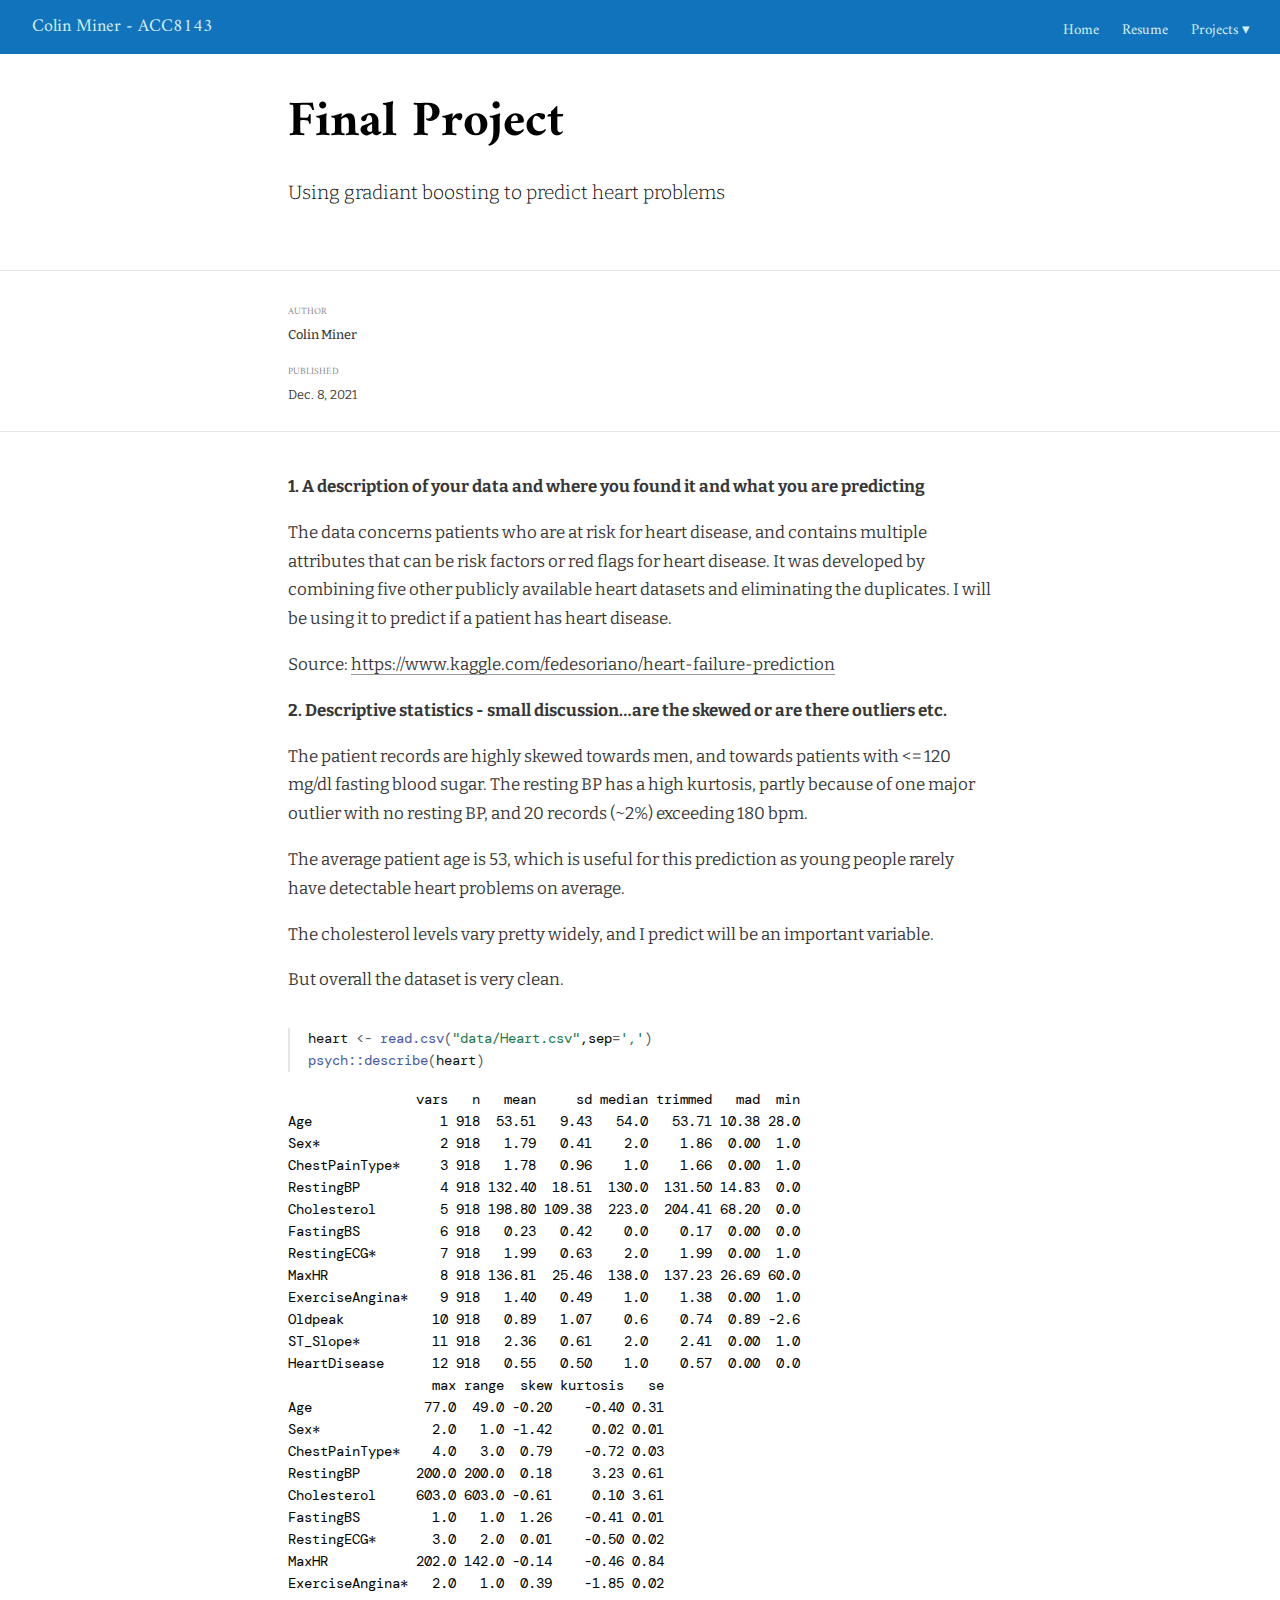
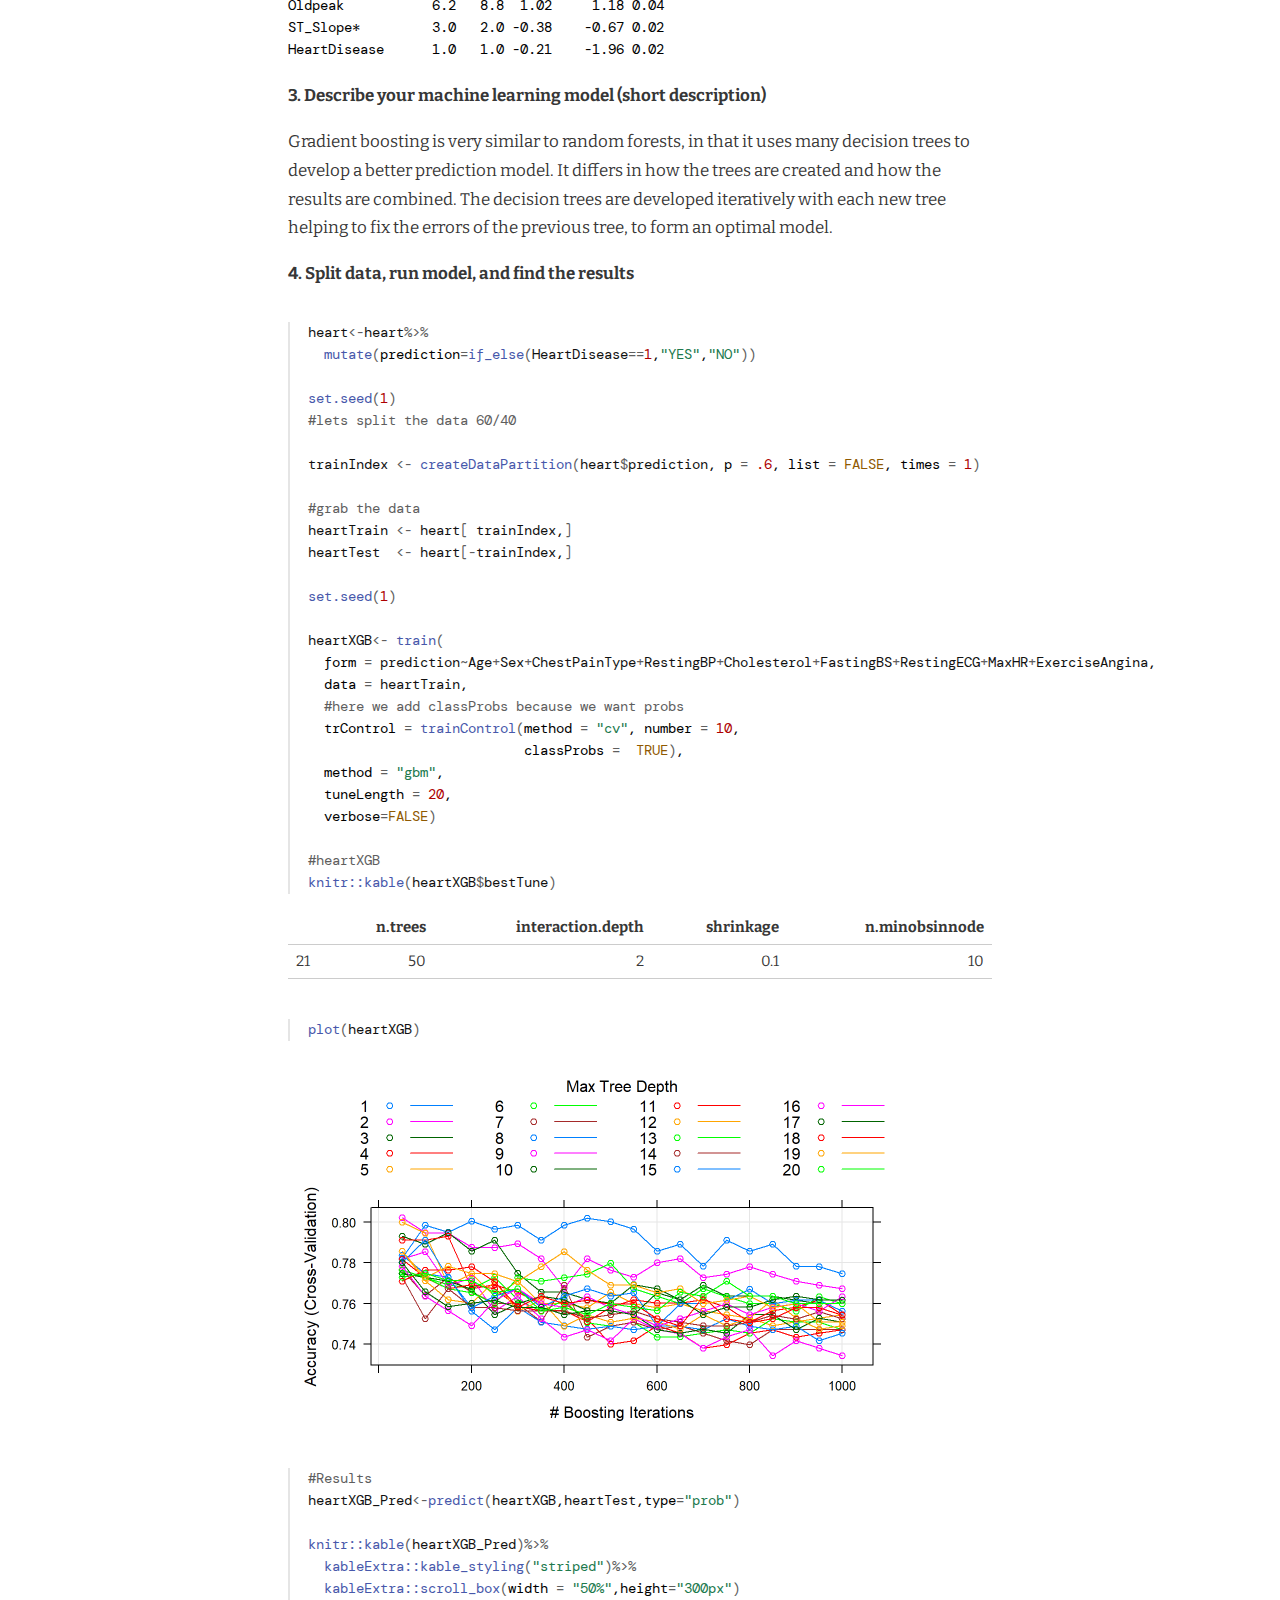
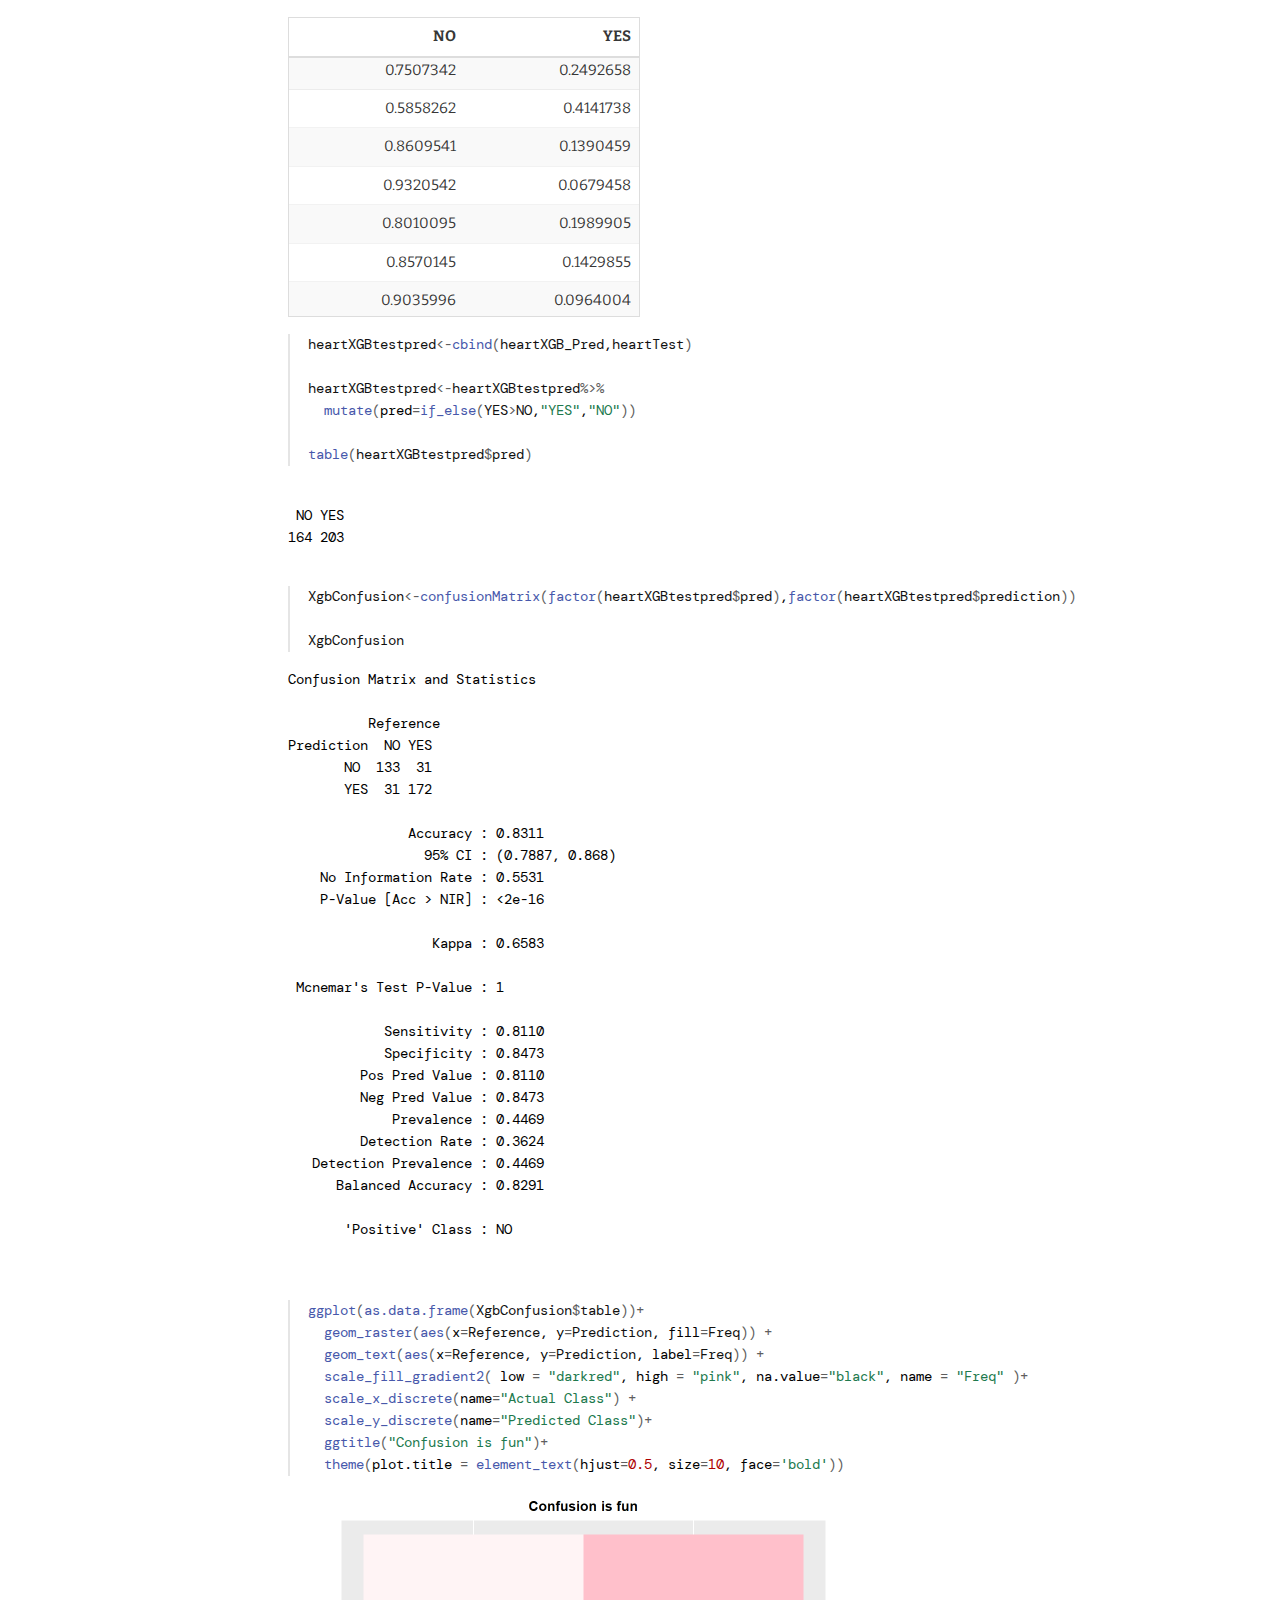
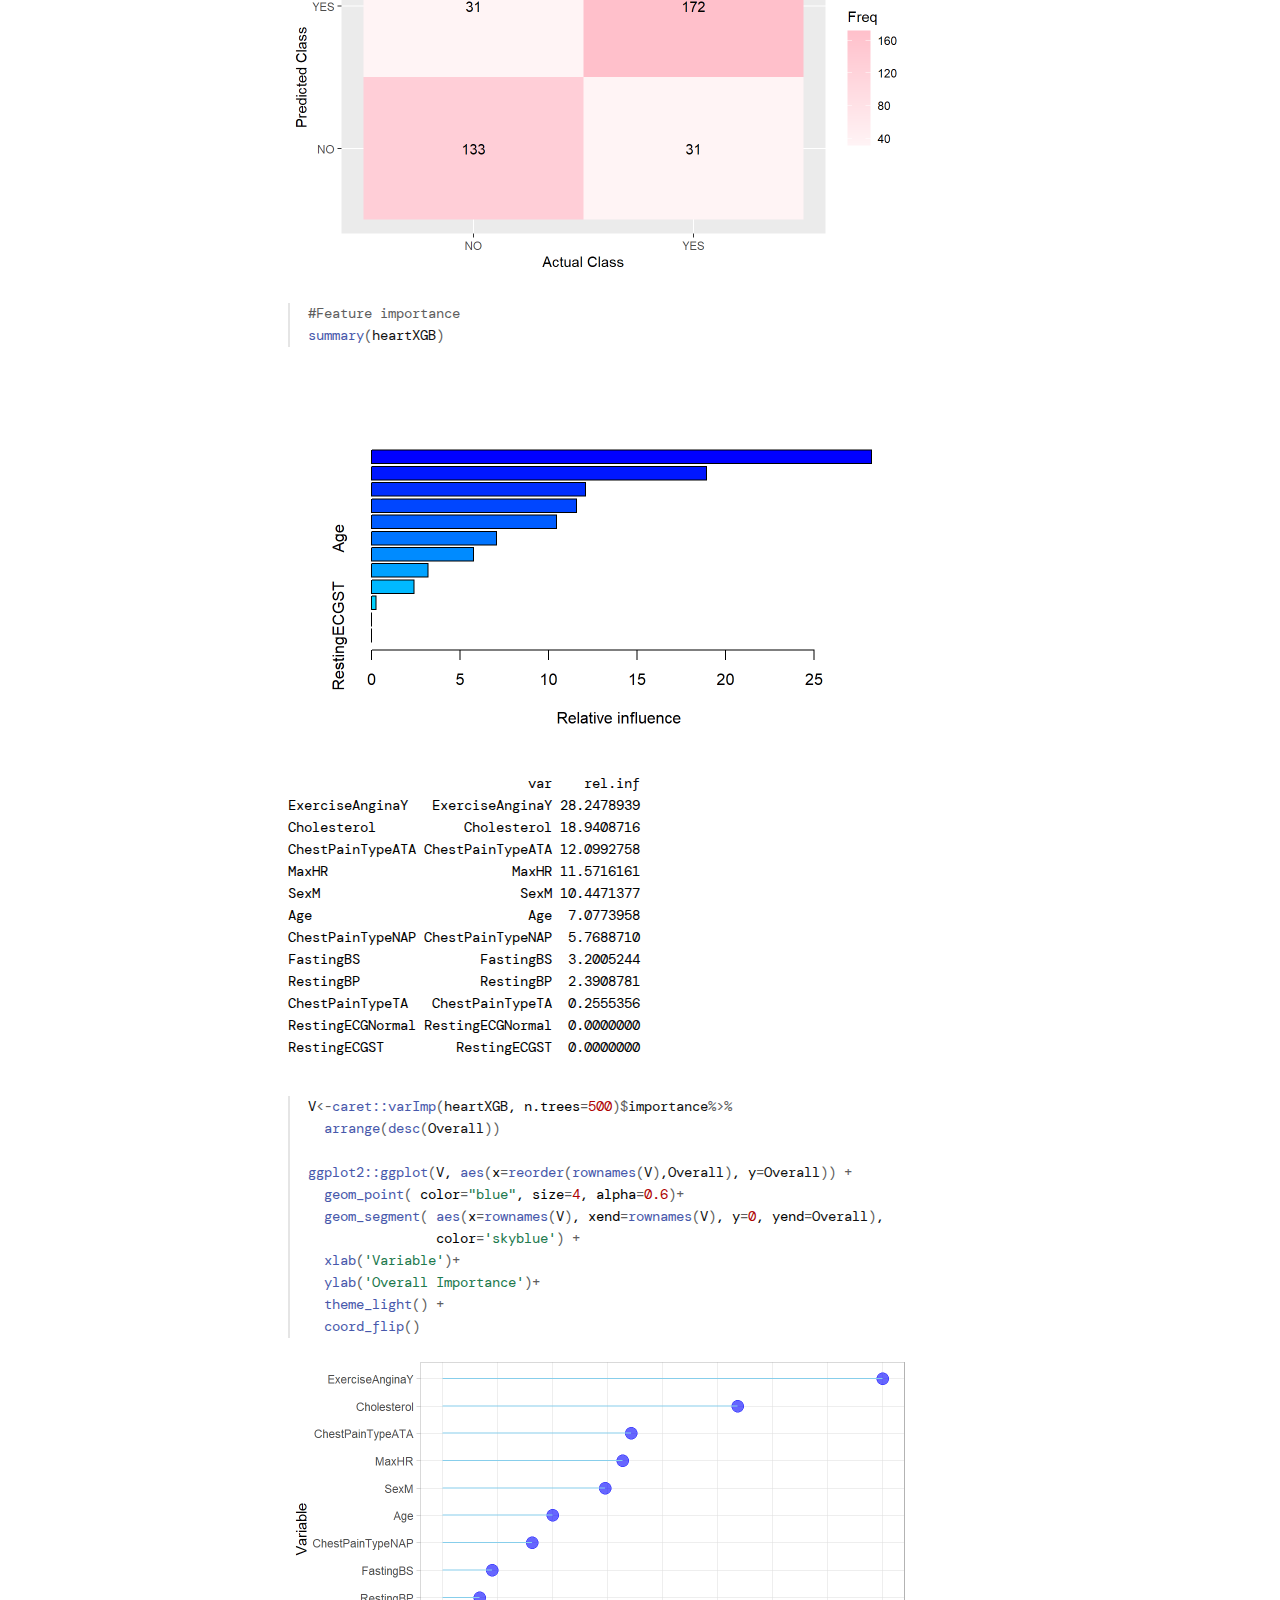
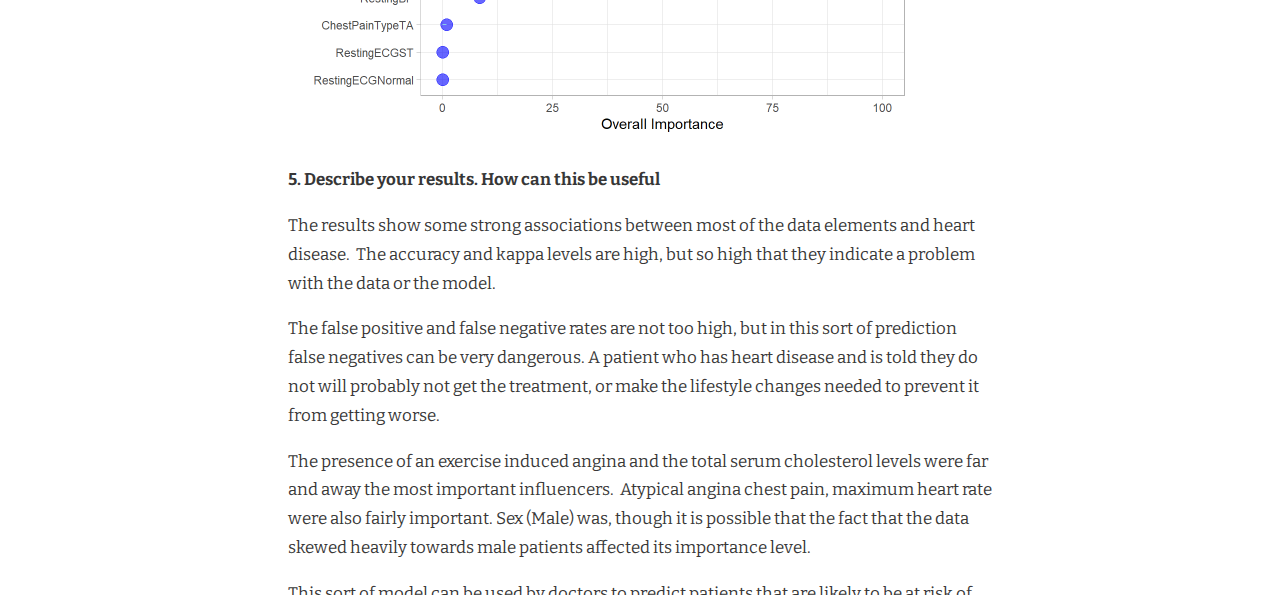
<file: docs/Final.html>
<!DOCTYPE html>

<html xmlns="http://www.w3.org/1999/xhtml" lang="" xml:lang="">

<head>
  <meta charset="utf-8"/>
  <meta name="viewport" content="width=device-width, initial-scale=1"/>
  <meta http-equiv="X-UA-Compatible" content="IE=Edge,chrome=1"/>
  <meta name="generator" content="distill" />

  <style type="text/css">
  /* Hide doc at startup (prevent jankiness while JS renders/transforms) */
  body {
    visibility: hidden;
  }
  </style>

 <!--radix_placeholder_import_source-->
 <!--/radix_placeholder_import_source-->

<style type="text/css">code{white-space: pre;}</style>
<style type="text/css" data-origin="pandoc">
pre > code.sourceCode { white-space: pre; position: relative; }
pre > code.sourceCode > span { display: inline-block; line-height: 1.25; }
pre > code.sourceCode > span:empty { height: 1.2em; }
.sourceCode { overflow: visible; }
code.sourceCode > span { color: inherit; text-decoration: inherit; }
div.sourceCode { margin: 1em 0; }
pre.sourceCode { margin: 0; }
@media screen {
div.sourceCode { overflow: auto; }
}
@media print {
pre > code.sourceCode { white-space: pre-wrap; }
pre > code.sourceCode > span { text-indent: -5em; padding-left: 5em; }
}
pre.numberSource code
  { counter-reset: source-line 0; }
pre.numberSource code > span
  { position: relative; left: -4em; counter-increment: source-line; }
pre.numberSource code > span > a:first-child::before
  { content: counter(source-line);
    position: relative; left: -1em; text-align: right; vertical-align: baseline;
    border: none; display: inline-block;
    -webkit-touch-callout: none; -webkit-user-select: none;
    -khtml-user-select: none; -moz-user-select: none;
    -ms-user-select: none; user-select: none;
    padding: 0 4px; width: 4em;
    color: #aaaaaa;
  }
pre.numberSource { margin-left: 3em; border-left: 1px solid #aaaaaa;  padding-left: 4px; }
div.sourceCode
  {   }
@media screen {
pre > code.sourceCode > span > a:first-child::before { text-decoration: underline; }
}
code span.al { color: #ad0000; } /* Alert */
code span.an { color: #5e5e5e; } /* Annotation */
code span.at { } /* Attribute */
code span.bn { color: #ad0000; } /* BaseN */
code span.bu { } /* BuiltIn */
code span.cf { color: #007ba5; } /* ControlFlow */
code span.ch { color: #20794d; } /* Char */
code span.cn { color: #8f5902; } /* Constant */
code span.co { color: #5e5e5e; } /* Comment */
code span.cv { color: #5e5e5e; font-style: italic; } /* CommentVar */
code span.do { color: #5e5e5e; font-style: italic; } /* Documentation */
code span.dt { color: #ad0000; } /* DataType */
code span.dv { color: #ad0000; } /* DecVal */
code span.er { color: #ad0000; } /* Error */
code span.ex { } /* Extension */
code span.fl { color: #ad0000; } /* Float */
code span.fu { color: #4758ab; } /* Function */
code span.im { } /* Import */
code span.in { color: #5e5e5e; } /* Information */
code span.kw { color: #007ba5; } /* Keyword */
code span.op { color: #5e5e5e; } /* Operator */
code span.ot { color: #007ba5; } /* Other */
code span.pp { color: #ad0000; } /* Preprocessor */
code span.sc { color: #5e5e5e; } /* SpecialChar */
code span.ss { color: #20794d; } /* SpecialString */
code span.st { color: #20794d; } /* String */
code span.va { color: #111111; } /* Variable */
code span.vs { color: #20794d; } /* VerbatimString */
code span.wa { color: #5e5e5e; font-style: italic; } /* Warning */
</style>


  <!--radix_placeholder_meta_tags-->
  <title>Colin Miner - ACC8143: Final Project</title>

  <meta property="description" itemprop="description" content="Using gradiant boosting to predict heart problems"/>


  <!--  https://schema.org/Article -->
  <meta property="article:published" itemprop="datePublished" content="2021-12-08"/>
  <meta property="article:created" itemprop="dateCreated" content="2021-12-08"/>
  <meta name="article:author" content="Colin Miner"/>

  <!--  https://developers.facebook.com/docs/sharing/webmasters#markup -->
  <meta property="og:title" content="Colin Miner - ACC8143: Final Project"/>
  <meta property="og:type" content="article"/>
  <meta property="og:description" content="Using gradiant boosting to predict heart problems"/>
  <meta property="og:locale" content="en_US"/>
  <meta property="og:site_name" content="Colin Miner - ACC8143"/>

  <!--  https://dev.twitter.com/cards/types/summary -->
  <meta property="twitter:card" content="summary"/>
  <meta property="twitter:title" content="Colin Miner - ACC8143: Final Project"/>
  <meta property="twitter:description" content="Using gradiant boosting to predict heart problems"/>

  <!--/radix_placeholder_meta_tags-->
  <!--radix_placeholder_rmarkdown_metadata-->

  <script type="text/json" id="radix-rmarkdown-metadata">
  {"type":"list","attributes":{"names":{"type":"character","attributes":{},"value":["title","description","author","date","output","editor_options"]}},"value":[{"type":"character","attributes":{},"value":["Final Project"]},{"type":"character","attributes":{},"value":["Using gradiant boosting to predict heart problems\n"]},{"type":"list","attributes":{},"value":[{"type":"list","attributes":{"names":{"type":"character","attributes":{},"value":["name"]}},"value":[{"type":"character","attributes":{},"value":["Colin Miner"]}]}]},{"type":"character","attributes":{},"value":["2021-12-08"]},{"type":"character","attributes":{},"value":["distill::distill_article"]},{"type":"list","attributes":{"names":{"type":"character","attributes":{},"value":["markdown"]}},"value":[{"type":"list","attributes":{"names":{"type":"character","attributes":{},"value":["wrap"]}},"value":[{"type":"integer","attributes":{},"value":[72]}]}]}]}
  </script>
  <!--/radix_placeholder_rmarkdown_metadata-->
  <!--radix_placeholder_navigation_in_header-->
  <meta name="distill:offset" content=""/>

  <script type="application/javascript">

    window.headroom_prevent_pin = false;

    window.document.addEventListener("DOMContentLoaded", function (event) {

      // initialize headroom for banner
      var header = $('header').get(0);
      var headerHeight = header.offsetHeight;
      var headroom = new Headroom(header, {
        tolerance: 5,
        onPin : function() {
          if (window.headroom_prevent_pin) {
            window.headroom_prevent_pin = false;
            headroom.unpin();
          }
        }
      });
      headroom.init();
      if(window.location.hash)
        headroom.unpin();
      $(header).addClass('headroom--transition');

      // offset scroll location for banner on hash change
      // (see: https://github.com/WickyNilliams/headroom.js/issues/38)
      window.addEventListener("hashchange", function(event) {
        window.scrollTo(0, window.pageYOffset - (headerHeight + 25));
      });

      // responsive menu
      $('.distill-site-header').each(function(i, val) {
        var topnav = $(this);
        var toggle = topnav.find('.nav-toggle');
        toggle.on('click', function() {
          topnav.toggleClass('responsive');
        });
      });

      // nav dropdowns
      $('.nav-dropbtn').click(function(e) {
        $(this).next('.nav-dropdown-content').toggleClass('nav-dropdown-active');
        $(this).parent().siblings('.nav-dropdown')
           .children('.nav-dropdown-content').removeClass('nav-dropdown-active');
      });
      $("body").click(function(e){
        $('.nav-dropdown-content').removeClass('nav-dropdown-active');
      });
      $(".nav-dropdown").click(function(e){
        e.stopPropagation();
      });
    });
  </script>

  <style type="text/css">

  /* Theme (user-documented overrideables for nav appearance) */

  .distill-site-nav {
    color: rgba(255, 255, 255, 0.8);
    background-color: #0F2E3D;
    font-size: 15px;
    font-weight: 300;
  }

  .distill-site-nav a {
    color: inherit;
    text-decoration: none;
  }

  .distill-site-nav a:hover {
    color: white;
  }

  @media print {
    .distill-site-nav {
      display: none;
    }
  }

  .distill-site-header {

  }

  .distill-site-footer {

  }


  /* Site Header */

  .distill-site-header {
    width: 100%;
    box-sizing: border-box;
    z-index: 3;
  }

  .distill-site-header .nav-left {
    display: inline-block;
    margin-left: 8px;
  }

  @media screen and (max-width: 768px) {
    .distill-site-header .nav-left {
      margin-left: 0;
    }
  }


  .distill-site-header .nav-right {
    float: right;
    margin-right: 8px;
  }

  .distill-site-header a,
  .distill-site-header .title {
    display: inline-block;
    text-align: center;
    padding: 14px 10px 14px 10px;
  }

  .distill-site-header .title {
    font-size: 18px;
    min-width: 150px;
  }

  .distill-site-header .logo {
    padding: 0;
  }

  .distill-site-header .logo img {
    display: none;
    max-height: 20px;
    width: auto;
    margin-bottom: -4px;
  }

  .distill-site-header .nav-image img {
    max-height: 18px;
    width: auto;
    display: inline-block;
    margin-bottom: -3px;
  }



  @media screen and (min-width: 1000px) {
    .distill-site-header .logo img {
      display: inline-block;
    }
    .distill-site-header .nav-left {
      margin-left: 20px;
    }
    .distill-site-header .nav-right {
      margin-right: 20px;
    }
    .distill-site-header .title {
      padding-left: 12px;
    }
  }


  .distill-site-header .nav-toggle {
    display: none;
  }

  .nav-dropdown {
    display: inline-block;
    position: relative;
  }

  .nav-dropdown .nav-dropbtn {
    border: none;
    outline: none;
    color: rgba(255, 255, 255, 0.8);
    padding: 16px 10px;
    background-color: transparent;
    font-family: inherit;
    font-size: inherit;
    font-weight: inherit;
    margin: 0;
    margin-top: 1px;
    z-index: 2;
  }

  .nav-dropdown-content {
    display: none;
    position: absolute;
    background-color: white;
    min-width: 200px;
    border: 1px solid rgba(0,0,0,0.15);
    border-radius: 4px;
    box-shadow: 0px 8px 16px 0px rgba(0,0,0,0.1);
    z-index: 1;
    margin-top: 2px;
    white-space: nowrap;
    padding-top: 4px;
    padding-bottom: 4px;
  }

  .nav-dropdown-content hr {
    margin-top: 4px;
    margin-bottom: 4px;
    border: none;
    border-bottom: 1px solid rgba(0, 0, 0, 0.1);
  }

  .nav-dropdown-active {
    display: block;
  }

  .nav-dropdown-content a, .nav-dropdown-content .nav-dropdown-header {
    color: black;
    padding: 6px 24px;
    text-decoration: none;
    display: block;
    text-align: left;
  }

  .nav-dropdown-content .nav-dropdown-header {
    display: block;
    padding: 5px 24px;
    padding-bottom: 0;
    text-transform: uppercase;
    font-size: 14px;
    color: #999999;
    white-space: nowrap;
  }

  .nav-dropdown:hover .nav-dropbtn {
    color: white;
  }

  .nav-dropdown-content a:hover {
    background-color: #ddd;
    color: black;
  }

  .nav-right .nav-dropdown-content {
    margin-left: -45%;
    right: 0;
  }

  @media screen and (max-width: 768px) {
    .distill-site-header a, .distill-site-header .nav-dropdown  {display: none;}
    .distill-site-header a.nav-toggle {
      float: right;
      display: block;
    }
    .distill-site-header .title {
      margin-left: 0;
    }
    .distill-site-header .nav-right {
      margin-right: 0;
    }
    .distill-site-header {
      overflow: hidden;
    }
    .nav-right .nav-dropdown-content {
      margin-left: 0;
    }
  }


  @media screen and (max-width: 768px) {
    .distill-site-header.responsive {position: relative; min-height: 500px; }
    .distill-site-header.responsive a.nav-toggle {
      position: absolute;
      right: 0;
      top: 0;
    }
    .distill-site-header.responsive a,
    .distill-site-header.responsive .nav-dropdown {
      display: block;
      text-align: left;
    }
    .distill-site-header.responsive .nav-left,
    .distill-site-header.responsive .nav-right {
      width: 100%;
    }
    .distill-site-header.responsive .nav-dropdown {float: none;}
    .distill-site-header.responsive .nav-dropdown-content {position: relative;}
    .distill-site-header.responsive .nav-dropdown .nav-dropbtn {
      display: block;
      width: 100%;
      text-align: left;
    }
  }

  /* Site Footer */

  .distill-site-footer {
    width: 100%;
    overflow: hidden;
    box-sizing: border-box;
    z-index: 3;
    margin-top: 30px;
    padding-top: 30px;
    padding-bottom: 30px;
    text-align: center;
  }

  /* Headroom */

  d-title {
    padding-top: 6rem;
  }

  @media print {
    d-title {
      padding-top: 4rem;
    }
  }

  .headroom {
    z-index: 1000;
    position: fixed;
    top: 0;
    left: 0;
    right: 0;
  }

  .headroom--transition {
    transition: all .4s ease-in-out;
  }

  .headroom--unpinned {
    top: -100px;
  }

  .headroom--pinned {
    top: 0;
  }

  /* adjust viewport for navbar height */
  /* helps vertically center bootstrap (non-distill) content */
  .min-vh-100 {
    min-height: calc(100vh - 100px) !important;
  }

  </style>

  <script src="site_libs/jquery-3.6.0/jquery-3.6.0.min.js"></script>
  <link href="site_libs/font-awesome-5.1.0/css/all.css" rel="stylesheet"/>
  <link href="site_libs/font-awesome-5.1.0/css/v4-shims.css" rel="stylesheet"/>
  <script src="site_libs/headroom-0.9.4/headroom.min.js"></script>
  <script src="site_libs/autocomplete-0.37.1/autocomplete.min.js"></script>
  <script src="site_libs/fuse-6.4.1/fuse.min.js"></script>

  <script type="application/javascript">

  function getMeta(metaName) {
    var metas = document.getElementsByTagName('meta');
    for (let i = 0; i < metas.length; i++) {
      if (metas[i].getAttribute('name') === metaName) {
        return metas[i].getAttribute('content');
      }
    }
    return '';
  }

  function offsetURL(url) {
    var offset = getMeta('distill:offset');
    return offset ? offset + '/' + url : url;
  }

  function createFuseIndex() {

    // create fuse index
    var options = {
      keys: [
        { name: 'title', weight: 20 },
        { name: 'categories', weight: 15 },
        { name: 'description', weight: 10 },
        { name: 'contents', weight: 5 },
      ],
      ignoreLocation: true,
      threshold: 0
    };
    var fuse = new window.Fuse([], options);

    // fetch the main search.json
    return fetch(offsetURL('search.json'))
      .then(function(response) {
        if (response.status == 200) {
          return response.json().then(function(json) {
            // index main articles
            json.articles.forEach(function(article) {
              fuse.add(article);
            });
            // download collections and index their articles
            return Promise.all(json.collections.map(function(collection) {
              return fetch(offsetURL(collection)).then(function(response) {
                if (response.status === 200) {
                  return response.json().then(function(articles) {
                    articles.forEach(function(article) {
                      fuse.add(article);
                    });
                  })
                } else {
                  return Promise.reject(
                    new Error('Unexpected status from search index request: ' +
                              response.status)
                  );
                }
              });
            })).then(function() {
              return fuse;
            });
          });

        } else {
          return Promise.reject(
            new Error('Unexpected status from search index request: ' +
                        response.status)
          );
        }
      });
  }

  window.document.addEventListener("DOMContentLoaded", function (event) {

    // get search element (bail if we don't have one)
    var searchEl = window.document.getElementById('distill-search');
    if (!searchEl)
      return;

    createFuseIndex()
      .then(function(fuse) {

        // make search box visible
        searchEl.classList.remove('hidden');

        // initialize autocomplete
        var options = {
          autoselect: true,
          hint: false,
          minLength: 2,
        };
        window.autocomplete(searchEl, options, [{
          source: function(query, callback) {
            const searchOptions = {
              isCaseSensitive: false,
              shouldSort: true,
              minMatchCharLength: 2,
              limit: 10,
            };
            var results = fuse.search(query, searchOptions);
            callback(results
              .map(function(result) { return result.item; })
            );
          },
          templates: {
            suggestion: function(suggestion) {
              var img = suggestion.preview && Object.keys(suggestion.preview).length > 0
                ? `<img src="${offsetURL(suggestion.preview)}"</img>`
                : '';
              var html = `
                <div class="search-item">
                  <h3>${suggestion.title}</h3>
                  <div class="search-item-description">
                    ${suggestion.description || ''}
                  </div>
                  <div class="search-item-preview">
                    ${img}
                  </div>
                </div>
              `;
              return html;
            }
          }
        }]).on('autocomplete:selected', function(event, suggestion) {
          window.location.href = offsetURL(suggestion.path);
        });
        // remove inline display style on autocompleter (we want to
        // manage responsive display via css)
        $('.algolia-autocomplete').css("display", "");
      })
      .catch(function(error) {
        console.log(error);
      });

  });

  </script>

  <style type="text/css">

  .nav-search {
    font-size: x-small;
  }

  /* Algolioa Autocomplete */

  .algolia-autocomplete {
    display: inline-block;
    margin-left: 10px;
    vertical-align: sub;
    background-color: white;
    color: black;
    padding: 6px;
    padding-top: 8px;
    padding-bottom: 0;
    border-radius: 6px;
    border: 1px #0F2E3D solid;
    width: 180px;
  }


  @media screen and (max-width: 768px) {
    .distill-site-nav .algolia-autocomplete {
      display: none;
      visibility: hidden;
    }
    .distill-site-nav.responsive .algolia-autocomplete {
      display: inline-block;
      visibility: visible;
    }
    .distill-site-nav.responsive .algolia-autocomplete .aa-dropdown-menu {
      margin-left: 0;
      width: 400px;
      max-height: 400px;
    }
  }

  .algolia-autocomplete .aa-input, .algolia-autocomplete .aa-hint {
    width: 90%;
    outline: none;
    border: none;
  }

  .algolia-autocomplete .aa-hint {
    color: #999;
  }
  .algolia-autocomplete .aa-dropdown-menu {
    width: 550px;
    max-height: 70vh;
    overflow-x: visible;
    overflow-y: scroll;
    padding: 5px;
    margin-top: 3px;
    margin-left: -150px;
    background-color: #fff;
    border-radius: 5px;
    border: 1px solid #999;
    border-top: none;
  }

  .algolia-autocomplete .aa-dropdown-menu .aa-suggestion {
    cursor: pointer;
    padding: 5px 4px;
    border-bottom: 1px solid #eee;
  }

  .algolia-autocomplete .aa-dropdown-menu .aa-suggestion:last-of-type {
    border-bottom: none;
    margin-bottom: 2px;
  }

  .algolia-autocomplete .aa-dropdown-menu .aa-suggestion .search-item {
    overflow: hidden;
    font-size: 0.8em;
    line-height: 1.4em;
  }

  .algolia-autocomplete .aa-dropdown-menu .aa-suggestion .search-item h3 {
    font-size: 1rem;
    margin-block-start: 0;
    margin-block-end: 5px;
  }

  .algolia-autocomplete .aa-dropdown-menu .aa-suggestion .search-item-description {
    display: inline-block;
    overflow: hidden;
    height: 2.8em;
    width: 80%;
    margin-right: 4%;
  }

  .algolia-autocomplete .aa-dropdown-menu .aa-suggestion .search-item-preview {
    display: inline-block;
    width: 15%;
  }

  .algolia-autocomplete .aa-dropdown-menu .aa-suggestion .search-item-preview img {
    height: 3em;
    width: auto;
    display: none;
  }

  .algolia-autocomplete .aa-dropdown-menu .aa-suggestion .search-item-preview img[src] {
    display: initial;
  }

  .algolia-autocomplete .aa-dropdown-menu .aa-suggestion.aa-cursor {
    background-color: #eee;
  }
  .algolia-autocomplete .aa-dropdown-menu .aa-suggestion em {
    font-weight: bold;
    font-style: normal;
  }

  </style>


  <!--/radix_placeholder_navigation_in_header-->
  <!--radix_placeholder_distill-->

  <style type="text/css">

  body {
    background-color: white;
  }

  .pandoc-table {
    width: 100%;
  }

  .pandoc-table>caption {
    margin-bottom: 10px;
  }

  .pandoc-table th:not([align]) {
    text-align: left;
  }

  .pagedtable-footer {
    font-size: 15px;
  }

  d-byline .byline {
    grid-template-columns: 2fr 2fr;
  }

  d-byline .byline h3 {
    margin-block-start: 1.5em;
  }

  d-byline .byline .authors-affiliations h3 {
    margin-block-start: 0.5em;
  }

  .authors-affiliations .orcid-id {
    width: 16px;
    height:16px;
    margin-left: 4px;
    margin-right: 4px;
    vertical-align: middle;
    padding-bottom: 2px;
  }

  d-title .dt-tags {
    margin-top: 1em;
    grid-column: text;
  }

  .dt-tags .dt-tag {
    text-decoration: none;
    display: inline-block;
    color: rgba(0,0,0,0.6);
    padding: 0em 0.4em;
    margin-right: 0.5em;
    margin-bottom: 0.4em;
    font-size: 70%;
    border: 1px solid rgba(0,0,0,0.2);
    border-radius: 3px;
    text-transform: uppercase;
    font-weight: 500;
  }

  d-article table.gt_table td,
  d-article table.gt_table th {
    border-bottom: none;
  }

  .html-widget {
    margin-bottom: 2.0em;
  }

  .l-screen-inset {
    padding-right: 16px;
  }

  .l-screen .caption {
    margin-left: 10px;
  }

  .shaded {
    background: rgb(247, 247, 247);
    padding-top: 20px;
    padding-bottom: 20px;
    border-top: 1px solid rgba(0, 0, 0, 0.1);
    border-bottom: 1px solid rgba(0, 0, 0, 0.1);
  }

  .shaded .html-widget {
    margin-bottom: 0;
    border: 1px solid rgba(0, 0, 0, 0.1);
  }

  .shaded .shaded-content {
    background: white;
  }

  .text-output {
    margin-top: 0;
    line-height: 1.5em;
  }

  .hidden {
    display: none !important;
  }

  d-article {
    padding-top: 2.5rem;
    padding-bottom: 30px;
  }

  d-appendix {
    padding-top: 30px;
  }

  d-article>p>img {
    width: 100%;
  }

  d-article h2 {
    margin: 1rem 0 1.5rem 0;
  }

  d-article h3 {
    margin-top: 1.5rem;
  }

  d-article iframe {
    border: 1px solid rgba(0, 0, 0, 0.1);
    margin-bottom: 2.0em;
    width: 100%;
  }

  /* Tweak code blocks */

  d-article div.sourceCode code,
  d-article pre code {
    font-family: Consolas, Monaco, 'Andale Mono', 'Ubuntu Mono', monospace;
  }

  d-article pre,
  d-article div.sourceCode,
  d-article div.sourceCode pre {
    overflow: auto;
  }

  d-article div.sourceCode {
    background-color: white;
  }

  d-article div.sourceCode pre {
    padding-left: 10px;
    font-size: 12px;
    border-left: 2px solid rgba(0,0,0,0.1);
  }

  d-article pre {
    font-size: 12px;
    color: black;
    background: none;
    margin-top: 0;
    text-align: left;
    white-space: pre;
    word-spacing: normal;
    word-break: normal;
    word-wrap: normal;
    line-height: 1.5;

    -moz-tab-size: 4;
    -o-tab-size: 4;
    tab-size: 4;

    -webkit-hyphens: none;
    -moz-hyphens: none;
    -ms-hyphens: none;
    hyphens: none;
  }

  d-article pre a {
    border-bottom: none;
  }

  d-article pre a:hover {
    border-bottom: none;
    text-decoration: underline;
  }

  d-article details {
    grid-column: text;
    margin-bottom: 0.8em;
  }

  @media(min-width: 768px) {

  d-article pre,
  d-article div.sourceCode,
  d-article div.sourceCode pre {
    overflow: visible !important;
  }

  d-article div.sourceCode pre {
    padding-left: 18px;
    font-size: 14px;
  }

  d-article pre {
    font-size: 14px;
  }

  }

  figure img.external {
    background: white;
    border: 1px solid rgba(0, 0, 0, 0.1);
    box-shadow: 0 1px 8px rgba(0, 0, 0, 0.1);
    padding: 18px;
    box-sizing: border-box;
  }

  /* CSS for d-contents */

  .d-contents {
    grid-column: text;
    color: rgba(0,0,0,0.8);
    font-size: 0.9em;
    padding-bottom: 1em;
    margin-bottom: 1em;
    padding-bottom: 0.5em;
    margin-bottom: 1em;
    padding-left: 0.25em;
    justify-self: start;
  }

  @media(min-width: 1000px) {
    .d-contents.d-contents-float {
      height: 0;
      grid-column-start: 1;
      grid-column-end: 4;
      justify-self: center;
      padding-right: 3em;
      padding-left: 2em;
    }
  }

  .d-contents nav h3 {
    font-size: 18px;
    margin-top: 0;
    margin-bottom: 1em;
  }

  .d-contents li {
    list-style-type: none
  }

  .d-contents nav > ul {
    padding-left: 0;
  }

  .d-contents ul {
    padding-left: 1em
  }

  .d-contents nav ul li {
    margin-top: 0.6em;
    margin-bottom: 0.2em;
  }

  .d-contents nav a {
    font-size: 13px;
    border-bottom: none;
    text-decoration: none
    color: rgba(0, 0, 0, 0.8);
  }

  .d-contents nav a:hover {
    text-decoration: underline solid rgba(0, 0, 0, 0.6)
  }

  .d-contents nav > ul > li > a {
    font-weight: 600;
  }

  .d-contents nav > ul > li > ul {
    font-weight: inherit;
  }

  .d-contents nav > ul > li > ul > li {
    margin-top: 0.2em;
  }


  .d-contents nav ul {
    margin-top: 0;
    margin-bottom: 0.25em;
  }

  .d-article-with-toc h2:nth-child(2) {
    margin-top: 0;
  }


  /* Figure */

  .figure {
    position: relative;
    margin-bottom: 2.5em;
    margin-top: 1.5em;
  }

  .figure img {
    width: 100%;
  }

  .figure .caption {
    color: rgba(0, 0, 0, 0.6);
    font-size: 12px;
    line-height: 1.5em;
  }

  .figure img.external {
    background: white;
    border: 1px solid rgba(0, 0, 0, 0.1);
    box-shadow: 0 1px 8px rgba(0, 0, 0, 0.1);
    padding: 18px;
    box-sizing: border-box;
  }

  .figure .caption a {
    color: rgba(0, 0, 0, 0.6);
  }

  .figure .caption b,
  .figure .caption strong, {
    font-weight: 600;
    color: rgba(0, 0, 0, 1.0);
  }

  /* Citations */

  d-article .citation {
    color: inherit;
    cursor: inherit;
  }

  div.hanging-indent{
    margin-left: 1em; text-indent: -1em;
  }

  /* Citation hover box */

  .tippy-box[data-theme~=light-border] {
    background-color: rgba(250, 250, 250, 0.95);
  }

  .tippy-content > p {
    margin-bottom: 0;
    padding: 2px;
  }


  /* Tweak 1000px media break to show more text */

  @media(min-width: 1000px) {
    .base-grid,
    distill-header,
    d-title,
    d-abstract,
    d-article,
    d-appendix,
    distill-appendix,
    d-byline,
    d-footnote-list,
    d-citation-list,
    distill-footer {
      grid-template-columns: [screen-start] 1fr [page-start kicker-start] 80px [middle-start] 50px [text-start kicker-end] 65px 65px 65px 65px 65px 65px 65px 65px [text-end gutter-start] 65px [middle-end] 65px [page-end gutter-end] 1fr [screen-end];
      grid-column-gap: 16px;
    }

    .grid {
      grid-column-gap: 16px;
    }

    d-article {
      font-size: 1.06rem;
      line-height: 1.7em;
    }
    figure .caption, .figure .caption, figure figcaption {
      font-size: 13px;
    }
  }

  @media(min-width: 1180px) {
    .base-grid,
    distill-header,
    d-title,
    d-abstract,
    d-article,
    d-appendix,
    distill-appendix,
    d-byline,
    d-footnote-list,
    d-citation-list,
    distill-footer {
      grid-template-columns: [screen-start] 1fr [page-start kicker-start] 60px [middle-start] 60px [text-start kicker-end] 60px 60px 60px 60px 60px 60px 60px 60px [text-end gutter-start] 60px [middle-end] 60px [page-end gutter-end] 1fr [screen-end];
      grid-column-gap: 32px;
    }

    .grid {
      grid-column-gap: 32px;
    }
  }


  /* Get the citation styles for the appendix (not auto-injected on render since
     we do our own rendering of the citation appendix) */

  d-appendix .citation-appendix,
  .d-appendix .citation-appendix {
    font-size: 11px;
    line-height: 15px;
    border-left: 1px solid rgba(0, 0, 0, 0.1);
    padding-left: 18px;
    border: 1px solid rgba(0,0,0,0.1);
    background: rgba(0, 0, 0, 0.02);
    padding: 10px 18px;
    border-radius: 3px;
    color: rgba(150, 150, 150, 1);
    overflow: hidden;
    margin-top: -12px;
    white-space: pre-wrap;
    word-wrap: break-word;
  }

  /* Include appendix styles here so they can be overridden */

  d-appendix {
    contain: layout style;
    font-size: 0.8em;
    line-height: 1.7em;
    margin-top: 60px;
    margin-bottom: 0;
    border-top: 1px solid rgba(0, 0, 0, 0.1);
    color: rgba(0,0,0,0.5);
    padding-top: 60px;
    padding-bottom: 48px;
  }

  d-appendix h3 {
    grid-column: page-start / text-start;
    font-size: 15px;
    font-weight: 500;
    margin-top: 1em;
    margin-bottom: 0;
    color: rgba(0,0,0,0.65);
  }

  d-appendix h3 + * {
    margin-top: 1em;
  }

  d-appendix ol {
    padding: 0 0 0 15px;
  }

  @media (min-width: 768px) {
    d-appendix ol {
      padding: 0 0 0 30px;
      margin-left: -30px;
    }
  }

  d-appendix li {
    margin-bottom: 1em;
  }

  d-appendix a {
    color: rgba(0, 0, 0, 0.6);
  }

  d-appendix > * {
    grid-column: text;
  }

  d-appendix > d-footnote-list,
  d-appendix > d-citation-list,
  d-appendix > distill-appendix {
    grid-column: screen;
  }

  /* Include footnote styles here so they can be overridden */

  d-footnote-list {
    contain: layout style;
  }

  d-footnote-list > * {
    grid-column: text;
  }

  d-footnote-list a.footnote-backlink {
    color: rgba(0,0,0,0.3);
    padding-left: 0.5em;
  }



  /* Anchor.js */

  .anchorjs-link {
    /*transition: all .25s linear; */
    text-decoration: none;
    border-bottom: none;
  }
  *:hover > .anchorjs-link {
    margin-left: -1.125em !important;
    text-decoration: none;
    border-bottom: none;
  }

  /* Social footer */

  .social_footer {
    margin-top: 30px;
    margin-bottom: 0;
    color: rgba(0,0,0,0.67);
  }

  .disqus-comments {
    margin-right: 30px;
  }

  .disqus-comment-count {
    border-bottom: 1px solid rgba(0, 0, 0, 0.4);
    cursor: pointer;
  }

  #disqus_thread {
    margin-top: 30px;
  }

  .article-sharing a {
    border-bottom: none;
    margin-right: 8px;
  }

  .article-sharing a:hover {
    border-bottom: none;
  }

  .sidebar-section.subscribe {
    font-size: 12px;
    line-height: 1.6em;
  }

  .subscribe p {
    margin-bottom: 0.5em;
  }


  .article-footer .subscribe {
    font-size: 15px;
    margin-top: 45px;
  }


  .sidebar-section.custom {
    font-size: 12px;
    line-height: 1.6em;
  }

  .custom p {
    margin-bottom: 0.5em;
  }

  /* Styles for listing layout (hide title) */
  .layout-listing d-title, .layout-listing .d-title {
    display: none;
  }

  /* Styles for posts lists (not auto-injected) */


  .posts-with-sidebar {
    padding-left: 45px;
    padding-right: 45px;
  }

  .posts-list .description h2,
  .posts-list .description p {
    font-family: -apple-system, BlinkMacSystemFont, "Segoe UI", Roboto, Oxygen, Ubuntu, Cantarell, "Fira Sans", "Droid Sans", "Helvetica Neue", Arial, sans-serif;
  }

  .posts-list .description h2 {
    font-weight: 700;
    border-bottom: none;
    padding-bottom: 0;
  }

  .posts-list h2.post-tag {
    border-bottom: 1px solid rgba(0, 0, 0, 0.2);
    padding-bottom: 12px;
  }
  .posts-list {
    margin-top: 60px;
    margin-bottom: 24px;
  }

  .posts-list .post-preview {
    text-decoration: none;
    overflow: hidden;
    display: block;
    border-bottom: 1px solid rgba(0, 0, 0, 0.1);
    padding: 24px 0;
  }

  .post-preview-last {
    border-bottom: none !important;
  }

  .posts-list .posts-list-caption {
    grid-column: screen;
    font-weight: 400;
  }

  .posts-list .post-preview h2 {
    margin: 0 0 6px 0;
    line-height: 1.2em;
    font-style: normal;
    font-size: 24px;
  }

  .posts-list .post-preview p {
    margin: 0 0 12px 0;
    line-height: 1.4em;
    font-size: 16px;
  }

  .posts-list .post-preview .thumbnail {
    box-sizing: border-box;
    margin-bottom: 24px;
    position: relative;
    max-width: 500px;
  }
  .posts-list .post-preview img {
    width: 100%;
    display: block;
  }

  .posts-list .metadata {
    font-size: 12px;
    line-height: 1.4em;
    margin-bottom: 18px;
  }

  .posts-list .metadata > * {
    display: inline-block;
  }

  .posts-list .metadata .publishedDate {
    margin-right: 2em;
  }

  .posts-list .metadata .dt-authors {
    display: block;
    margin-top: 0.3em;
    margin-right: 2em;
  }

  .posts-list .dt-tags {
    display: block;
    line-height: 1em;
  }

  .posts-list .dt-tags .dt-tag {
    display: inline-block;
    color: rgba(0,0,0,0.6);
    padding: 0.3em 0.4em;
    margin-right: 0.2em;
    margin-bottom: 0.4em;
    font-size: 60%;
    border: 1px solid rgba(0,0,0,0.2);
    border-radius: 3px;
    text-transform: uppercase;
    font-weight: 500;
  }

  .posts-list img {
    opacity: 1;
  }

  .posts-list img[data-src] {
    opacity: 0;
  }

  .posts-more {
    clear: both;
  }


  .posts-sidebar {
    font-size: 16px;
  }

  .posts-sidebar h3 {
    font-size: 16px;
    margin-top: 0;
    margin-bottom: 0.5em;
    font-weight: 400;
    text-transform: uppercase;
  }

  .sidebar-section {
    margin-bottom: 30px;
  }

  .categories ul {
    list-style-type: none;
    margin: 0;
    padding: 0;
  }

  .categories li {
    color: rgba(0, 0, 0, 0.8);
    margin-bottom: 0;
  }

  .categories li>a {
    border-bottom: none;
  }

  .categories li>a:hover {
    border-bottom: 1px solid rgba(0, 0, 0, 0.4);
  }

  .categories .active {
    font-weight: 600;
  }

  .categories .category-count {
    color: rgba(0, 0, 0, 0.4);
  }


  @media(min-width: 768px) {
    .posts-list .post-preview h2 {
      font-size: 26px;
    }
    .posts-list .post-preview .thumbnail {
      float: right;
      width: 30%;
      margin-bottom: 0;
    }
    .posts-list .post-preview .description {
      float: left;
      width: 45%;
    }
    .posts-list .post-preview .metadata {
      float: left;
      width: 20%;
      margin-top: 8px;
    }
    .posts-list .post-preview p {
      margin: 0 0 12px 0;
      line-height: 1.5em;
      font-size: 16px;
    }
    .posts-with-sidebar .posts-list {
      float: left;
      width: 75%;
    }
    .posts-with-sidebar .posts-sidebar {
      float: right;
      width: 20%;
      margin-top: 60px;
      padding-top: 24px;
      padding-bottom: 24px;
    }
  }


  /* Improve display for browsers without grid (IE/Edge <= 15) */

  .downlevel {
    line-height: 1.6em;
    font-family: -apple-system, BlinkMacSystemFont, "Segoe UI", Roboto, Oxygen, Ubuntu, Cantarell, "Fira Sans", "Droid Sans", "Helvetica Neue", Arial, sans-serif;
    margin: 0;
  }

  .downlevel .d-title {
    padding-top: 6rem;
    padding-bottom: 1.5rem;
  }

  .downlevel .d-title h1 {
    font-size: 50px;
    font-weight: 700;
    line-height: 1.1em;
    margin: 0 0 0.5rem;
  }

  .downlevel .d-title p {
    font-weight: 300;
    font-size: 1.2rem;
    line-height: 1.55em;
    margin-top: 0;
  }

  .downlevel .d-byline {
    padding-top: 0.8em;
    padding-bottom: 0.8em;
    font-size: 0.8rem;
    line-height: 1.8em;
  }

  .downlevel .section-separator {
    border: none;
    border-top: 1px solid rgba(0, 0, 0, 0.1);
  }

  .downlevel .d-article {
    font-size: 1.06rem;
    line-height: 1.7em;
    padding-top: 1rem;
    padding-bottom: 2rem;
  }


  .downlevel .d-appendix {
    padding-left: 0;
    padding-right: 0;
    max-width: none;
    font-size: 0.8em;
    line-height: 1.7em;
    margin-bottom: 0;
    color: rgba(0,0,0,0.5);
    padding-top: 40px;
    padding-bottom: 48px;
  }

  .downlevel .footnotes ol {
    padding-left: 13px;
  }

  .downlevel .base-grid,
  .downlevel .distill-header,
  .downlevel .d-title,
  .downlevel .d-abstract,
  .downlevel .d-article,
  .downlevel .d-appendix,
  .downlevel .distill-appendix,
  .downlevel .d-byline,
  .downlevel .d-footnote-list,
  .downlevel .d-citation-list,
  .downlevel .distill-footer,
  .downlevel .appendix-bottom,
  .downlevel .posts-container {
    padding-left: 40px;
    padding-right: 40px;
  }

  @media(min-width: 768px) {
    .downlevel .base-grid,
    .downlevel .distill-header,
    .downlevel .d-title,
    .downlevel .d-abstract,
    .downlevel .d-article,
    .downlevel .d-appendix,
    .downlevel .distill-appendix,
    .downlevel .d-byline,
    .downlevel .d-footnote-list,
    .downlevel .d-citation-list,
    .downlevel .distill-footer,
    .downlevel .appendix-bottom,
    .downlevel .posts-container {
    padding-left: 150px;
    padding-right: 150px;
    max-width: 900px;
  }
  }

  .downlevel pre code {
    display: block;
    border-left: 2px solid rgba(0, 0, 0, .1);
    padding: 0 0 0 20px;
    font-size: 14px;
  }

  .downlevel code, .downlevel pre {
    color: black;
    background: none;
    font-family: Consolas, Monaco, 'Andale Mono', 'Ubuntu Mono', monospace;
    text-align: left;
    white-space: pre;
    word-spacing: normal;
    word-break: normal;
    word-wrap: normal;
    line-height: 1.5;

    -moz-tab-size: 4;
    -o-tab-size: 4;
    tab-size: 4;

    -webkit-hyphens: none;
    -moz-hyphens: none;
    -ms-hyphens: none;
    hyphens: none;
  }

  .downlevel .posts-list .post-preview {
    color: inherit;
  }



  </style>

  <script type="application/javascript">

  function is_downlevel_browser() {
    if (bowser.isUnsupportedBrowser({ msie: "12", msedge: "16"},
                                   window.navigator.userAgent)) {
      return true;
    } else {
      return window.load_distill_framework === undefined;
    }
  }

  // show body when load is complete
  function on_load_complete() {

    // add anchors
    if (window.anchors) {
      window.anchors.options.placement = 'left';
      window.anchors.add('d-article > h2, d-article > h3, d-article > h4, d-article > h5');
    }


    // set body to visible
    document.body.style.visibility = 'visible';

    // force redraw for leaflet widgets
    if (window.HTMLWidgets) {
      var maps = window.HTMLWidgets.findAll(".leaflet");
      $.each(maps, function(i, el) {
        var map = this.getMap();
        map.invalidateSize();
        map.eachLayer(function(layer) {
          if (layer instanceof L.TileLayer)
            layer.redraw();
        });
      });
    }

    // trigger 'shown' so htmlwidgets resize
    $('d-article').trigger('shown');
  }

  function init_distill() {

    init_common();

    // create front matter
    var front_matter = $('<d-front-matter></d-front-matter>');
    $('#distill-front-matter').wrap(front_matter);

    // create d-title
    $('.d-title').changeElementType('d-title');

    // create d-byline
    var byline = $('<d-byline></d-byline>');
    $('.d-byline').replaceWith(byline);

    // create d-article
    var article = $('<d-article></d-article>');
    $('.d-article').wrap(article).children().unwrap();

    // move posts container into article
    $('.posts-container').appendTo($('d-article'));

    // create d-appendix
    $('.d-appendix').changeElementType('d-appendix');

    // flag indicating that we have appendix items
    var appendix = $('.appendix-bottom').children('h3').length > 0;

    // replace footnotes with <d-footnote>
    $('.footnote-ref').each(function(i, val) {
      appendix = true;
      var href = $(this).attr('href');
      var id = href.replace('#', '');
      var fn = $('#' + id);
      var fn_p = $('#' + id + '>p');
      fn_p.find('.footnote-back').remove();
      var text = fn_p.html();
      var dtfn = $('<d-footnote></d-footnote>');
      dtfn.html(text);
      $(this).replaceWith(dtfn);
    });
    // remove footnotes
    $('.footnotes').remove();

    // move refs into #references-listing
    $('#references-listing').replaceWith($('#refs'));

    $('h1.appendix, h2.appendix').each(function(i, val) {
      $(this).changeElementType('h3');
    });
    $('h3.appendix').each(function(i, val) {
      var id = $(this).attr('id');
      $('.d-contents a[href="#' + id + '"]').parent().remove();
      appendix = true;
      $(this).nextUntil($('h1, h2, h3')).addBack().appendTo($('d-appendix'));
    });

    // show d-appendix if we have appendix content
    $("d-appendix").css('display', appendix ? 'grid' : 'none');

    // localize layout chunks to just output
    $('.layout-chunk').each(function(i, val) {

      // capture layout
      var layout = $(this).attr('data-layout');

      // apply layout to markdown level block elements
      var elements = $(this).children().not('details, div.sourceCode, pre, script');
      elements.each(function(i, el) {
        var layout_div = $('<div class="' + layout + '"></div>');
        if (layout_div.hasClass('shaded')) {
          var shaded_content = $('<div class="shaded-content"></div>');
          $(this).wrap(shaded_content);
          $(this).parent().wrap(layout_div);
        } else {
          $(this).wrap(layout_div);
        }
      });


      // unwrap the layout-chunk div
      $(this).children().unwrap();
    });

    // remove code block used to force  highlighting css
    $('.distill-force-highlighting-css').parent().remove();

    // remove empty line numbers inserted by pandoc when using a
    // custom syntax highlighting theme
    $('code.sourceCode a:empty').remove();

    // load distill framework
    load_distill_framework();

    // wait for window.distillRunlevel == 4 to do post processing
    function distill_post_process() {

      if (!window.distillRunlevel || window.distillRunlevel < 4)
        return;

      // hide author/affiliations entirely if we have no authors
      var front_matter = JSON.parse($("#distill-front-matter").html());
      var have_authors = front_matter.authors && front_matter.authors.length > 0;
      if (!have_authors)
        $('d-byline').addClass('hidden');

      // article with toc class
      $('.d-contents').parent().addClass('d-article-with-toc');

      // strip links that point to #
      $('.authors-affiliations').find('a[href="#"]').removeAttr('href');

      // add orcid ids
      $('.authors-affiliations').find('.author').each(function(i, el) {
        var orcid_id = front_matter.authors[i].orcidID;
        if (orcid_id) {
          var a = $('<a></a>');
          a.attr('href', 'https://orcid.org/' + orcid_id);
          var img = $('<img></img>');
          img.addClass('orcid-id');
          img.attr('alt', 'ORCID ID');
          img.attr('src','[data-uri]');
          a.append(img);
          $(this).append(a);
        }
      });

      // hide elements of author/affiliations grid that have no value
      function hide_byline_column(caption) {
        $('d-byline').find('h3:contains("' + caption + '")').parent().css('visibility', 'hidden');
      }

      // affiliations
      var have_affiliations = false;
      for (var i = 0; i<front_matter.authors.length; ++i) {
        var author = front_matter.authors[i];
        if (author.affiliation !== "&nbsp;") {
          have_affiliations = true;
          break;
        }
      }
      if (!have_affiliations)
        $('d-byline').find('h3:contains("Affiliations")').css('visibility', 'hidden');

      // published date
      if (!front_matter.publishedDate)
        hide_byline_column("Published");

      // document object identifier
      var doi = $('d-byline').find('h3:contains("DOI")');
      var doi_p = doi.next().empty();
      if (!front_matter.doi) {
        // if we have a citation and valid citationText then link to that
        if ($('#citation').length > 0 && front_matter.citationText) {
          doi.html('Citation');
          $('<a href="#citation"></a>')
            .text(front_matter.citationText)
            .appendTo(doi_p);
        } else {
          hide_byline_column("DOI");
        }
      } else {
        $('<a></a>')
           .attr('href', "https://doi.org/" + front_matter.doi)
           .html(front_matter.doi)
           .appendTo(doi_p);
      }

       // change plural form of authors/affiliations
      if (front_matter.authors.length === 1) {
        var grid = $('.authors-affiliations');
        grid.children('h3:contains("Authors")').text('Author');
        grid.children('h3:contains("Affiliations")').text('Affiliation');
      }

      // remove d-appendix and d-footnote-list local styles
      $('d-appendix > style:first-child').remove();
      $('d-footnote-list > style:first-child').remove();

      // move appendix-bottom entries to the bottom
      $('.appendix-bottom').appendTo('d-appendix').children().unwrap();
      $('.appendix-bottom').remove();

      // hoverable references
      $('span.citation[data-cites]').each(function() {
        var refs = $(this).attr('data-cites').split(" ");
        var refHtml = refs.map(function(ref) {
          return "<p>" + $('#ref-' + ref).html() + "</p>";
        }).join("\n");
        window.tippy(this, {
          allowHTML: true,
          content: refHtml,
          maxWidth: 500,
          interactive: true,
          interactiveBorder: 10,
          theme: 'light-border',
          placement: 'bottom-start'
        });
      });

      // clear polling timer
      clearInterval(tid);

      // show body now that everything is ready
      on_load_complete();
    }

    var tid = setInterval(distill_post_process, 50);
    distill_post_process();

  }

  function init_downlevel() {

    init_common();

     // insert hr after d-title
    $('.d-title').after($('<hr class="section-separator"/>'));

    // check if we have authors
    var front_matter = JSON.parse($("#distill-front-matter").html());
    var have_authors = front_matter.authors && front_matter.authors.length > 0;

    // manage byline/border
    if (!have_authors)
      $('.d-byline').remove();
    $('.d-byline').after($('<hr class="section-separator"/>'));
    $('.d-byline a').remove();

    // remove toc
    $('.d-contents').remove();

    // move appendix elements
    $('h1.appendix, h2.appendix').each(function(i, val) {
      $(this).changeElementType('h3');
    });
    $('h3.appendix').each(function(i, val) {
      $(this).nextUntil($('h1, h2, h3')).addBack().appendTo($('.d-appendix'));
    });


    // inject headers into references and footnotes
    var refs_header = $('<h3></h3>');
    refs_header.text('References');
    $('#refs').prepend(refs_header);

    var footnotes_header = $('<h3></h3');
    footnotes_header.text('Footnotes');
    $('.footnotes').children('hr').first().replaceWith(footnotes_header);

    // move appendix-bottom entries to the bottom
    $('.appendix-bottom').appendTo('.d-appendix').children().unwrap();
    $('.appendix-bottom').remove();

    // remove appendix if it's empty
    if ($('.d-appendix').children().length === 0)
      $('.d-appendix').remove();

    // prepend separator above appendix
    $('.d-appendix').before($('<hr class="section-separator" style="clear: both"/>'));

    // trim code
    $('pre>code').each(function(i, val) {
      $(this).html($.trim($(this).html()));
    });

    // move posts-container right before article
    $('.posts-container').insertBefore($('.d-article'));

    $('body').addClass('downlevel');

    on_load_complete();
  }


  function init_common() {

    // jquery plugin to change element types
    (function($) {
      $.fn.changeElementType = function(newType) {
        var attrs = {};

        $.each(this[0].attributes, function(idx, attr) {
          attrs[attr.nodeName] = attr.nodeValue;
        });

        this.replaceWith(function() {
          return $("<" + newType + "/>", attrs).append($(this).contents());
        });
      };
    })(jQuery);

    // prevent underline for linked images
    $('a > img').parent().css({'border-bottom' : 'none'});

    // mark non-body figures created by knitr chunks as 100% width
    $('.layout-chunk').each(function(i, val) {
      var figures = $(this).find('img, .html-widget');
      if ($(this).attr('data-layout') !== "l-body") {
        figures.css('width', '100%');
      } else {
        figures.css('max-width', '100%');
        figures.filter("[width]").each(function(i, val) {
          var fig = $(this);
          fig.css('width', fig.attr('width') + 'px');
        });

      }
    });

    // auto-append index.html to post-preview links in file: protocol
    // and in rstudio ide preview
    $('.post-preview').each(function(i, val) {
      if (window.location.protocol === "file:")
        $(this).attr('href', $(this).attr('href') + "index.html");
    });

    // get rid of index.html references in header
    if (window.location.protocol !== "file:") {
      $('.distill-site-header a[href]').each(function(i,val) {
        $(this).attr('href', $(this).attr('href').replace("index.html", "./"));
      });
    }

    // add class to pandoc style tables
    $('tr.header').parent('thead').parent('table').addClass('pandoc-table');
    $('.kable-table').children('table').addClass('pandoc-table');

    // add figcaption style to table captions
    $('caption').parent('table').addClass("figcaption");

    // initialize posts list
    if (window.init_posts_list)
      window.init_posts_list();

    // implmement disqus comment link
    $('.disqus-comment-count').click(function() {
      window.headroom_prevent_pin = true;
      $('#disqus_thread').toggleClass('hidden');
      if (!$('#disqus_thread').hasClass('hidden')) {
        var offset = $(this).offset();
        $(window).resize();
        $('html, body').animate({
          scrollTop: offset.top - 35
        });
      }
    });
  }

  document.addEventListener('DOMContentLoaded', function() {
    if (is_downlevel_browser())
      init_downlevel();
    else
      window.addEventListener('WebComponentsReady', init_distill);
  });

  </script>

  <style type="text/css">
  /* base variables */

  /* Edit the CSS properties in this file to create a custom
     Distill theme. Only edit values in the right column
     for each row; values shown are the CSS defaults.
     To return any property to the default,
     you may set its value to: unset
     All rows must end with a semi-colon.                      */

  /* Optional: embed custom fonts here with `@import`          */
  /* This must remain at the top of this file.                 */



  html {
    /*-- Main font sizes --*/
    --title-size:      50px;
    --body-size:       1.06rem;
    --code-size:       14px;
    --aside-size:      12px;
    --fig-cap-size:    13px;
    /*-- Main font colors --*/
    --title-color:     #000000;
    --header-color:    rgba(0, 0, 0, 0.8);
    --body-color:      rgba(0, 0, 0, 0.8);
    --aside-color:     rgba(0, 0, 0, 0.6);
    --fig-cap-color:   rgba(0, 0, 0, 0.6);
    /*-- Specify custom fonts ~~~ must be imported above   --*/
    --heading-font:    sans-serif;
    --mono-font:       monospace;
    --body-font:       sans-serif;
    --navbar-font:     sans-serif;  /* websites + blogs only */
  }

  /*-- ARTICLE METADATA --*/
  d-byline {
    --heading-size:    0.6rem;
    --heading-color:   rgba(0, 0, 0, 0.5);
    --body-size:       0.8rem;
    --body-color:      rgba(0, 0, 0, 0.8);
  }

  /*-- ARTICLE TABLE OF CONTENTS --*/
  .d-contents {
    --heading-size:    18px;
    --contents-size:   13px;
  }

  /*-- ARTICLE APPENDIX --*/
  d-appendix {
    --heading-size:    15px;
    --heading-color:   rgba(0, 0, 0, 0.65);
    --text-size:       0.8em;
    --text-color:      rgba(0, 0, 0, 0.5);
  }

  /*-- WEBSITE HEADER + FOOTER --*/
  /* These properties only apply to Distill sites and blogs  */

  .distill-site-header {
    --title-size:       18px;
    --text-color:       rgba(255, 255, 255, 0.8);
    --text-size:        15px;
    --hover-color:      white;
    --bkgd-color:       #0F2E3D;
  }

  .distill-site-footer {
    --text-color:       rgba(255, 255, 255, 0.8);
    --text-size:        15px;
    --hover-color:      white;
    --bkgd-color:       #0F2E3D;
  }

  /*-- Additional custom styles --*/
  /* Add any additional CSS rules below                      */
  </style>
  <style type="text/css">
  /* base variables */

  /* Edit the CSS properties in this file to create a custom
     Distill theme. Only edit values in the right column
     for each row; values shown are the CSS defaults.
     To return any property to the default,
     you may set its value to: unset
     All rows must end with a semi-colon.                      */

  /* Optional: embed custom fonts here with `@import`          */
  @import url('https://fonts.googleapis.com/css2?family=Amiri');
  @import url('https://fonts.googleapis.com/css2?family=Bitter');
  @import url('https://fonts.googleapis.com/css2?family=DM+Mono');
  /* This must remain at the top of this file.                 */



  html {
    /*-- Main font sizes --*/
    --title-size:      50px;
    --body-size:       1.06rem;
    --code-size:       14px;
    --aside-size:      12px;
    --fig-cap-size:    13px;
    /*-- Main font colors --*/
    --title-color:     #000000;
    --header-color:    rgba(0, 0, 0, 0.8);
    --body-color:      rgba(0, 0, 0, 0.8);
    --aside-color:     rgba(0, 0, 0, 0.6);
    --fig-cap-color:   rgba(0, 0, 0, 0.6);
    /*-- Specify custom fonts ~~~ must be imported above   --*/
    --heading-font:    "Amiri", serif;
    --mono-font:       "DM Mono", monospace;
    --body-font:       "Bitter", sans-serif;
    --navbar-font:     "Amiri", serif;
  }

  /*-- ARTICLE METADATA --*/
  d-byline {
    --heading-size:    0.6rem;
    --heading-color:   rgba(0, 0, 0, 0.5);
    --body-size:       0.8rem;
    --body-color:      rgba(0, 0, 0, 0.8);
  }

  /*-- ARTICLE TABLE OF CONTENTS --*/
  .d-contents {
    --heading-size:    18px;
    --contents-size:   13px;
  }

  /*-- ARTICLE APPENDIX --*/
  d-appendix {
    --heading-size:    15px;
    --heading-color:   rgba(0, 0, 0, 0.65);
    --text-size:       0.8em;
    --text-color:      rgba(0, 0, 0, 0.5);
  }

  /*-- WEBSITE HEADER + FOOTER --*/
  /* These properties only apply to Distill sites and blogs  */

  .distill-site-header {
    --title-size:       18px;    
    --text-color:       #d6eef2; /* edited */
    --text-size:        15px;
    --hover-color:      #80b2bc; /* edited */
    --bkgd-color:       #1173bc; /* edited */
  }

  .distill-site-footer {
    --text-color:       rgba(255, 255, 255, 0.8);
    --text-size:        15px;
    --hover-color:      white;
    --bkgd-color:       #0e7baf;
  }

  /*-- Additional custom styles --*/
  /* Add any additional CSS rules below                      */
  </style>
  <style type="text/css">
  /* base style */

  /* FONT FAMILIES */

  :root {
    --heading-default: -apple-system, BlinkMacSystemFont, "Segoe UI", Roboto, Oxygen, Ubuntu, Cantarell, "Fira Sans", "Droid Sans", "Helvetica Neue", Arial, sans-serif;
    --mono-default: Consolas, Monaco, 'Andale Mono', 'Ubuntu Mono', monospace;
    --body-default: -apple-system, BlinkMacSystemFont, "Segoe UI", Roboto, Oxygen, Ubuntu, Cantarell, "Fira Sans", "Droid Sans", "Helvetica Neue", Arial, sans-serif;
  }

  body,
  .posts-list .post-preview p,
  .posts-list .description p {
    font-family: var(--body-font), var(--body-default);
  }

  h1, h2, h3, h4, h5, h6,
  .posts-list .post-preview h2,
  .posts-list .description h2 {
    font-family: var(--heading-font), var(--heading-default);
  }

  d-article div.sourceCode code,
  d-article pre code {
    font-family: var(--mono-font), var(--mono-default);
  }


  /*-- TITLE --*/
  d-title h1,
  .posts-list > h1 {
    color: var(--title-color, black);
  }

  d-title h1 {
    font-size: var(--title-size, 50px);
  }

  /*-- HEADERS --*/
  d-article h1,
  d-article h2,
  d-article h3,
  d-article h4,
  d-article h5,
  d-article h6 {
    color: var(--header-color, rgba(0, 0, 0, 0.8));
  }

  /*-- BODY --*/
  d-article > p,  /* only text inside of <p> tags */
  d-article > ul, /* lists */
  d-article > ol {
    color: var(--body-color, rgba(0, 0, 0, 0.8));
    font-size: var(--body-size, 1.06rem);
  }


  /*-- CODE --*/
  d-article div.sourceCode code,
  d-article pre code {
    font-size: var(--code-size, 14px);
  }

  /*-- ASIDE --*/
  d-article aside {
    font-size: var(--aside-size, 12px);
    color: var(--aside-color, rgba(0, 0, 0, 0.6));
  }

  /*-- FIGURE CAPTIONS --*/
  figure .caption,
  figure figcaption,
  .figure .caption {
    font-size: var(--fig-cap-size, 13px);
    color: var(--fig-cap-color, rgba(0, 0, 0, 0.6));
  }

  /*-- METADATA --*/
  d-byline h3 {
    font-size: var(--heading-size, 0.6rem);
    color: var(--heading-color, rgba(0, 0, 0, 0.5));
  }

  d-byline {
    font-size: var(--body-size, 0.8rem);
    color: var(--body-color, rgba(0, 0, 0, 0.8));
  }

  d-byline a,
  d-article d-byline a {
    color: var(--body-color, rgba(0, 0, 0, 0.8));
  }

  /*-- TABLE OF CONTENTS --*/
  .d-contents nav h3 {
    font-size: var(--heading-size, 18px);
  }

  .d-contents nav a {
    font-size: var(--contents-size, 13px);
  }

  /*-- APPENDIX --*/
  d-appendix h3 {
    font-size: var(--heading-size, 15px);
    color: var(--heading-color, rgba(0, 0, 0, 0.65));
  }

  d-appendix {
    font-size: var(--text-size, 0.8em);
    color: var(--text-color, rgba(0, 0, 0, 0.5));
  }

  d-appendix d-footnote-list a.footnote-backlink {
    color: var(--text-color, rgba(0, 0, 0, 0.5));
  }

  /*-- WEBSITE HEADER + FOOTER --*/
  .distill-site-header .title {
    font-size: var(--title-size, 18px);
    font-family: var(--navbar-font), var(--heading-default);
  }

  .distill-site-header a,
  .nav-dropdown .nav-dropbtn {
    font-family: var(--navbar-font), var(--heading-default);
  }

  .nav-dropdown .nav-dropbtn {
    color: var(--text-color, rgba(255, 255, 255, 0.8));
    font-size: var(--text-size, 15px);
  }

  .distill-site-header a:hover,
  .nav-dropdown:hover .nav-dropbtn {
    color: var(--hover-color, white);
  }

  .distill-site-header {
    font-size: var(--text-size, 15px);
    color: var(--text-color, rgba(255, 255, 255, 0.8));
    background-color: var(--bkgd-color, #0F2E3D);
  }

  .distill-site-footer {
    font-size: var(--text-size, 15px);
    color: var(--text-color, rgba(255, 255, 255, 0.8));
    background-color: var(--bkgd-color, #0F2E3D);
  }

  .distill-site-footer a:hover {
    color: var(--hover-color, white);
  }</style>
  <!--/radix_placeholder_distill-->
  <script src="site_libs/header-attrs-2.11/header-attrs.js"></script>
  <script src="site_libs/kePrint-0.0.1/kePrint.js"></script>
  <link href="site_libs/lightable-0.0.1/lightable.css" rel="stylesheet" />
  <link href="site_libs/bsTable-3.3.7/bootstrapTable.min.css" rel="stylesheet" />
  <script src="site_libs/bsTable-3.3.7/bootstrapTable.js"></script>
  <script src="site_libs/popper-2.6.0/popper.min.js"></script>
  <link href="site_libs/tippy-6.2.7/tippy.css" rel="stylesheet" />
  <link href="site_libs/tippy-6.2.7/tippy-light-border.css" rel="stylesheet" />
  <script src="site_libs/tippy-6.2.7/tippy.umd.min.js"></script>
  <script src="site_libs/anchor-4.2.2/anchor.min.js"></script>
  <script src="site_libs/bowser-1.9.3/bowser.min.js"></script>
  <script src="site_libs/webcomponents-2.0.0/webcomponents.js"></script>
  <script src="site_libs/distill-2.2.21/template.v2.js"></script>
  <!--radix_placeholder_site_in_header-->
  <!--/radix_placeholder_site_in_header-->


</head>

<body>

<!--radix_placeholder_front_matter-->

<script id="distill-front-matter" type="text/json">
{"title":"Final Project","description":"Using gradiant boosting to predict heart problems","authors":[{"author":"Colin Miner","authorURL":"#","affiliation":"&nbsp;","affiliationURL":"#","orcidID":""}],"publishedDate":"2021-12-08T00:00:00.000-06:00","citationText":"Miner, 2021"}
</script>

<!--/radix_placeholder_front_matter-->
<!--radix_placeholder_navigation_before_body-->
<header class="header header--fixed" role="banner">
<nav class="distill-site-nav distill-site-header">
<div class="nav-left">
<a href="index.html" class="title">Colin Miner - ACC8143</a>
</div>
<div class="nav-right">
<a href="index.html">Home</a>
<a href="Resume.html">Resume</a>
<div class="nav-dropdown">
<button class="nav-dropbtn">
Projects
 
<span class="down-arrow">&#x25BE;</span>
</button>
<div class="nav-dropdown-content">
<a href="RSquared.html">RSquared</a>
<a href="ML.html">Machine Learning</a>
<a href="Final.html">Final Project</a>
</div>
</div>
<a href="javascript:void(0);" class="nav-toggle">&#9776;</a>
</div>
</nav>
</header>
<!--/radix_placeholder_navigation_before_body-->
<!--radix_placeholder_site_before_body-->
<!--/radix_placeholder_site_before_body-->

<div class="d-title">
<h1>Final Project</h1>
<!--radix_placeholder_categories-->
<!--/radix_placeholder_categories-->
<p><p>Using gradiant boosting to predict heart problems</p></p>
</div>

<div class="d-byline">
  Colin Miner  
  
<br/>2021-12-08
</div>

<div class="d-article">
<div class="layout-chunk" data-layout="l-body">

</div>
<p><strong>1. A description of your data and where you found it and what you are predicting</strong></p>
<p>The data concerns patients who are at risk for heart disease, and contains multiple attributes that can be risk factors or red flags for heart disease. It was developed by combining five other publicly available heart datasets and eliminating the duplicates. I will be using it to predict if a patient has heart disease.</p>
<p>Source: <a href="https://www.kaggle.com/fedesoriano/heart-failure-prediction" class="uri">https://www.kaggle.com/fedesoriano/heart-failure-prediction</a></p>
<p><strong>2. Descriptive statistics - small discussion…are the skewed or are there outliers etc.</strong></p>
<p>The patient records are highly skewed towards men, and towards patients with &lt;= 120 mg/dl fasting blood sugar. The resting BP has a high kurtosis, partly because of one major outlier with no resting BP, and 20 records (~2%) exceeding 180 bpm.</p>
<p>The average patient age is 53, which is useful for this prediction as young people rarely have detectable heart problems on average.</p>
<p>The cholesterol levels vary pretty widely, and I predict will be an important variable.</p>
<p>But overall the dataset is very clean.</p>
<div class="layout-chunk" data-layout="l-body">
<div class="sourceCode">
<pre class="sourceCode r"><code class="sourceCode r"><span class='va'>heart</span> <span class='op'>&lt;-</span> <span class='fu'><a href='https://rdrr.io/r/utils/read.table.html'>read.csv</a></span><span class='op'>(</span><span class='st'>"data/Heart.csv"</span>,sep<span class='op'>=</span><span class='st'>','</span><span class='op'>)</span>
<span class='fu'>psych</span><span class='fu'>::</span><span class='fu'><a href='https://rdrr.io/pkg/psych/man/describe.html'>describe</a></span><span class='op'>(</span><span class='va'>heart</span><span class='op'>)</span>
</code></pre>
</div>
<pre><code>                vars   n   mean     sd median trimmed   mad  min
Age                1 918  53.51   9.43   54.0   53.71 10.38 28.0
Sex*               2 918   1.79   0.41    2.0    1.86  0.00  1.0
ChestPainType*     3 918   1.78   0.96    1.0    1.66  0.00  1.0
RestingBP          4 918 132.40  18.51  130.0  131.50 14.83  0.0
Cholesterol        5 918 198.80 109.38  223.0  204.41 68.20  0.0
FastingBS          6 918   0.23   0.42    0.0    0.17  0.00  0.0
RestingECG*        7 918   1.99   0.63    2.0    1.99  0.00  1.0
MaxHR              8 918 136.81  25.46  138.0  137.23 26.69 60.0
ExerciseAngina*    9 918   1.40   0.49    1.0    1.38  0.00  1.0
Oldpeak           10 918   0.89   1.07    0.6    0.74  0.89 -2.6
ST_Slope*         11 918   2.36   0.61    2.0    2.41  0.00  1.0
HeartDisease      12 918   0.55   0.50    1.0    0.57  0.00  0.0
                  max range  skew kurtosis   se
Age              77.0  49.0 -0.20    -0.40 0.31
Sex*              2.0   1.0 -1.42     0.02 0.01
ChestPainType*    4.0   3.0  0.79    -0.72 0.03
RestingBP       200.0 200.0  0.18     3.23 0.61
Cholesterol     603.0 603.0 -0.61     0.10 3.61
FastingBS         1.0   1.0  1.26    -0.41 0.01
RestingECG*       3.0   2.0  0.01    -0.50 0.02
MaxHR           202.0 142.0 -0.14    -0.46 0.84
ExerciseAngina*   2.0   1.0  0.39    -1.85 0.02
Oldpeak           6.2   8.8  1.02     1.18 0.04
ST_Slope*         3.0   2.0 -0.38    -0.67 0.02
HeartDisease      1.0   1.0 -0.21    -1.96 0.02</code></pre>
</div>
<p><strong>3. Describe your machine learning model (short description)</strong></p>
<p>Gradient boosting is very similar to random forests, in that it uses many decision trees to develop a better prediction model. It differs in how the trees are created and how the results are combined. The decision trees are developed iteratively with each new tree helping to fix the errors of the previous tree, to form an optimal model.</p>
<p><strong>4. Split data, run model, and find the results</strong></p>
<div class="layout-chunk" data-layout="l-body">
<div class="sourceCode">
<pre class="sourceCode r"><code class="sourceCode r"><span class='va'>heart</span><span class='op'>&lt;-</span><span class='va'>heart</span><span class='op'>%&gt;%</span>
  <span class='fu'>mutate</span><span class='op'>(</span>prediction<span class='op'>=</span><span class='fu'>if_else</span><span class='op'>(</span><span class='va'>HeartDisease</span><span class='op'>==</span><span class='fl'>1</span>,<span class='st'>"YES"</span>,<span class='st'>"NO"</span><span class='op'>)</span><span class='op'>)</span>

<span class='fu'><a href='https://rdrr.io/r/base/Random.html'>set.seed</a></span><span class='op'>(</span><span class='fl'>1</span><span class='op'>)</span>
<span class='co'>#lets split the data 60/40</span>

<span class='va'>trainIndex</span> <span class='op'>&lt;-</span> <span class='fu'>createDataPartition</span><span class='op'>(</span><span class='va'>heart</span><span class='op'>$</span><span class='va'>prediction</span>, p <span class='op'>=</span> <span class='fl'>.6</span>, list <span class='op'>=</span> <span class='cn'>FALSE</span>, times <span class='op'>=</span> <span class='fl'>1</span><span class='op'>)</span>

<span class='co'>#grab the data</span>
<span class='va'>heartTrain</span> <span class='op'>&lt;-</span> <span class='va'>heart</span><span class='op'>[</span> <span class='va'>trainIndex</span>,<span class='op'>]</span>
<span class='va'>heartTest</span>  <span class='op'>&lt;-</span> <span class='va'>heart</span><span class='op'>[</span><span class='op'>-</span><span class='va'>trainIndex</span>,<span class='op'>]</span>

<span class='fu'><a href='https://rdrr.io/r/base/Random.html'>set.seed</a></span><span class='op'>(</span><span class='fl'>1</span><span class='op'>)</span>

<span class='va'>heartXGB</span><span class='op'>&lt;-</span> <span class='fu'>train</span><span class='op'>(</span>
  form <span class='op'>=</span> <span class='va'>prediction</span><span class='op'>~</span><span class='va'>Age</span><span class='op'>+</span><span class='va'>Sex</span><span class='op'>+</span><span class='va'>ChestPainType</span><span class='op'>+</span><span class='va'>RestingBP</span><span class='op'>+</span><span class='va'>Cholesterol</span><span class='op'>+</span><span class='va'>FastingBS</span><span class='op'>+</span><span class='va'>RestingECG</span><span class='op'>+</span><span class='va'>MaxHR</span><span class='op'>+</span><span class='va'>ExerciseAngina</span>,
  data <span class='op'>=</span> <span class='va'>heartTrain</span>,
  <span class='co'>#here we add classProbs because we want probs</span>
  trControl <span class='op'>=</span> <span class='fu'>trainControl</span><span class='op'>(</span>method <span class='op'>=</span> <span class='st'>"cv"</span>, number <span class='op'>=</span> <span class='fl'>10</span>,
                           classProbs <span class='op'>=</span>  <span class='cn'>TRUE</span><span class='op'>)</span>,
  method <span class='op'>=</span> <span class='st'>"gbm"</span>,
  tuneLength <span class='op'>=</span> <span class='fl'>20</span>,
  verbose<span class='op'>=</span><span class='cn'>FALSE</span><span class='op'>)</span>

<span class='co'>#heartXGB</span>
<span class='fu'>knitr</span><span class='fu'>::</span><span class='fu'><a href='https://rdrr.io/pkg/knitr/man/kable.html'>kable</a></span><span class='op'>(</span><span class='va'>heartXGB</span><span class='op'>$</span><span class='va'>bestTune</span><span class='op'>)</span>
</code></pre>
</div>
<table>
<thead>
<tr class="header">
<th style="text-align: left;"></th>
<th style="text-align: right;">n.trees</th>
<th style="text-align: right;">interaction.depth</th>
<th style="text-align: right;">shrinkage</th>
<th style="text-align: right;">n.minobsinnode</th>
</tr>
</thead>
<tbody>
<tr class="odd">
<td style="text-align: left;">21</td>
<td style="text-align: right;">50</td>
<td style="text-align: right;">2</td>
<td style="text-align: right;">0.1</td>
<td style="text-align: right;">10</td>
</tr>
</tbody>
</table>
<div class="sourceCode">
<pre class="sourceCode r"><code class="sourceCode r"><span class='fu'><a href='https://rdrr.io/r/graphics/plot.default.html'>plot</a></span><span class='op'>(</span><span class='va'>heartXGB</span><span class='op'>)</span>
</code></pre>
</div>
<img src="Final_files/figure-html5/gb-1.png" width="624" />
<div class="sourceCode">
<pre class="sourceCode r"><code class="sourceCode r"><span class='co'>#Results</span>
<span class='va'>heartXGB_Pred</span><span class='op'>&lt;-</span><span class='fu'><a href='https://rdrr.io/r/stats/predict.html'>predict</a></span><span class='op'>(</span><span class='va'>heartXGB</span>,<span class='va'>heartTest</span>,type<span class='op'>=</span><span class='st'>"prob"</span><span class='op'>)</span>

<span class='fu'>knitr</span><span class='fu'>::</span><span class='fu'><a href='https://rdrr.io/pkg/knitr/man/kable.html'>kable</a></span><span class='op'>(</span><span class='va'>heartXGB_Pred</span><span class='op'>)</span><span class='op'>%&gt;%</span>
  <span class='fu'>kableExtra</span><span class='fu'>::</span><span class='fu'><a href='https://rdrr.io/pkg/kableExtra/man/kable_styling.html'>kable_styling</a></span><span class='op'>(</span><span class='st'>"striped"</span><span class='op'>)</span><span class='op'>%&gt;%</span>
  <span class='fu'>kableExtra</span><span class='fu'>::</span><span class='fu'><a href='https://rdrr.io/pkg/kableExtra/man/scroll_box.html'>scroll_box</a></span><span class='op'>(</span>width <span class='op'>=</span> <span class='st'>"50%"</span>,height<span class='op'>=</span><span class='st'>"300px"</span><span class='op'>)</span>
</code></pre>
</div>
<div style="border: 1px solid #ddd; padding: 0px; overflow-y: scroll; height:300px; overflow-x: scroll; width:50%; ">
<table class="table table-striped" style="margin-left: auto; margin-right: auto;">
<thead>
<tr>
<th style="text-align:right;position: sticky; top:0; background-color: #FFFFFF;">
NO
</th>
<th style="text-align:right;position: sticky; top:0; background-color: #FFFFFF;">
YES
</th>
</tr>
</thead>
<tbody>
<tr>
<td style="text-align:right;">
0.7507342
</td>
<td style="text-align:right;">
0.2492658
</td>
</tr>
<tr>
<td style="text-align:right;">
0.5858262
</td>
<td style="text-align:right;">
0.4141738
</td>
</tr>
<tr>
<td style="text-align:right;">
0.8609541
</td>
<td style="text-align:right;">
0.1390459
</td>
</tr>
<tr>
<td style="text-align:right;">
0.9320542
</td>
<td style="text-align:right;">
0.0679458
</td>
</tr>
<tr>
<td style="text-align:right;">
0.8010095
</td>
<td style="text-align:right;">
0.1989905
</td>
</tr>
<tr>
<td style="text-align:right;">
0.8570145
</td>
<td style="text-align:right;">
0.1429855
</td>
</tr>
<tr>
<td style="text-align:right;">
0.9035996
</td>
<td style="text-align:right;">
0.0964004
</td>
</tr>
<tr>
<td style="text-align:right;">
0.9159566
</td>
<td style="text-align:right;">
0.0840434
</td>
</tr>
<tr>
<td style="text-align:right;">
0.9211705
</td>
<td style="text-align:right;">
0.0788295
</td>
</tr>
<tr>
<td style="text-align:right;">
0.8700441
</td>
<td style="text-align:right;">
0.1299559
</td>
</tr>
<tr>
<td style="text-align:right;">
0.1537220
</td>
<td style="text-align:right;">
0.8462780
</td>
</tr>
<tr>
<td style="text-align:right;">
0.8436572
</td>
<td style="text-align:right;">
0.1563428
</td>
</tr>
<tr>
<td style="text-align:right;">
0.5635651
</td>
<td style="text-align:right;">
0.4364349
</td>
</tr>
<tr>
<td style="text-align:right;">
0.7074929
</td>
<td style="text-align:right;">
0.2925071
</td>
</tr>
<tr>
<td style="text-align:right;">
0.8912108
</td>
<td style="text-align:right;">
0.1087892
</td>
</tr>
<tr>
<td style="text-align:right;">
0.0927409
</td>
<td style="text-align:right;">
0.9072591
</td>
</tr>
<tr>
<td style="text-align:right;">
0.4190416
</td>
<td style="text-align:right;">
0.5809584
</td>
</tr>
<tr>
<td style="text-align:right;">
0.2187463
</td>
<td style="text-align:right;">
0.7812537
</td>
</tr>
<tr>
<td style="text-align:right;">
0.7630707
</td>
<td style="text-align:right;">
0.2369293
</td>
</tr>
<tr>
<td style="text-align:right;">
0.8272557
</td>
<td style="text-align:right;">
0.1727443
</td>
</tr>
<tr>
<td style="text-align:right;">
0.6523599
</td>
<td style="text-align:right;">
0.3476401
</td>
</tr>
<tr>
<td style="text-align:right;">
0.1626365
</td>
<td style="text-align:right;">
0.8373635
</td>
</tr>
<tr>
<td style="text-align:right;">
0.2803600
</td>
<td style="text-align:right;">
0.7196400
</td>
</tr>
<tr>
<td style="text-align:right;">
0.1574977
</td>
<td style="text-align:right;">
0.8425023
</td>
</tr>
<tr>
<td style="text-align:right;">
0.8877883
</td>
<td style="text-align:right;">
0.1122117
</td>
</tr>
<tr>
<td style="text-align:right;">
0.1067769
</td>
<td style="text-align:right;">
0.8932231
</td>
</tr>
<tr>
<td style="text-align:right;">
0.6234960
</td>
<td style="text-align:right;">
0.3765040
</td>
</tr>
<tr>
<td style="text-align:right;">
0.3848048
</td>
<td style="text-align:right;">
0.6151952
</td>
</tr>
<tr>
<td style="text-align:right;">
0.1356804
</td>
<td style="text-align:right;">
0.8643196
</td>
</tr>
<tr>
<td style="text-align:right;">
0.3576947
</td>
<td style="text-align:right;">
0.6423053
</td>
</tr>
<tr>
<td style="text-align:right;">
0.7058471
</td>
<td style="text-align:right;">
0.2941529
</td>
</tr>
<tr>
<td style="text-align:right;">
0.8012456
</td>
<td style="text-align:right;">
0.1987544
</td>
</tr>
<tr>
<td style="text-align:right;">
0.4138249
</td>
<td style="text-align:right;">
0.5861751
</td>
</tr>
<tr>
<td style="text-align:right;">
0.8565337
</td>
<td style="text-align:right;">
0.1434663
</td>
</tr>
<tr>
<td style="text-align:right;">
0.0907465
</td>
<td style="text-align:right;">
0.9092535
</td>
</tr>
<tr>
<td style="text-align:right;">
0.6210802
</td>
<td style="text-align:right;">
0.3789198
</td>
</tr>
<tr>
<td style="text-align:right;">
0.6555423
</td>
<td style="text-align:right;">
0.3444577
</td>
</tr>
<tr>
<td style="text-align:right;">
0.1296611
</td>
<td style="text-align:right;">
0.8703389
</td>
</tr>
<tr>
<td style="text-align:right;">
0.9066209
</td>
<td style="text-align:right;">
0.0933791
</td>
</tr>
<tr>
<td style="text-align:right;">
0.7003475
</td>
<td style="text-align:right;">
0.2996525
</td>
</tr>
<tr>
<td style="text-align:right;">
0.7739741
</td>
<td style="text-align:right;">
0.2260259
</td>
</tr>
<tr>
<td style="text-align:right;">
0.1228739
</td>
<td style="text-align:right;">
0.8771261
</td>
</tr>
<tr>
<td style="text-align:right;">
0.4636578
</td>
<td style="text-align:right;">
0.5363422
</td>
</tr>
<tr>
<td style="text-align:right;">
0.7411570
</td>
<td style="text-align:right;">
0.2588430
</td>
</tr>
<tr>
<td style="text-align:right;">
0.2691004
</td>
<td style="text-align:right;">
0.7308996
</td>
</tr>
<tr>
<td style="text-align:right;">
0.6963815
</td>
<td style="text-align:right;">
0.3036185
</td>
</tr>
<tr>
<td style="text-align:right;">
0.7466081
</td>
<td style="text-align:right;">
0.2533919
</td>
</tr>
<tr>
<td style="text-align:right;">
0.8890509
</td>
<td style="text-align:right;">
0.1109491
</td>
</tr>
<tr>
<td style="text-align:right;">
0.8793534
</td>
<td style="text-align:right;">
0.1206466
</td>
</tr>
<tr>
<td style="text-align:right;">
0.2440972
</td>
<td style="text-align:right;">
0.7559028
</td>
</tr>
<tr>
<td style="text-align:right;">
0.8305378
</td>
<td style="text-align:right;">
0.1694622
</td>
</tr>
<tr>
<td style="text-align:right;">
0.4427153
</td>
<td style="text-align:right;">
0.5572847
</td>
</tr>
<tr>
<td style="text-align:right;">
0.9011905
</td>
<td style="text-align:right;">
0.0988095
</td>
</tr>
<tr>
<td style="text-align:right;">
0.8287355
</td>
<td style="text-align:right;">
0.1712645
</td>
</tr>
<tr>
<td style="text-align:right;">
0.8519034
</td>
<td style="text-align:right;">
0.1480966
</td>
</tr>
<tr>
<td style="text-align:right;">
0.2301914
</td>
<td style="text-align:right;">
0.7698086
</td>
</tr>
<tr>
<td style="text-align:right;">
0.8288432
</td>
<td style="text-align:right;">
0.1711568
</td>
</tr>
<tr>
<td style="text-align:right;">
0.9452042
</td>
<td style="text-align:right;">
0.0547958
</td>
</tr>
<tr>
<td style="text-align:right;">
0.2173806
</td>
<td style="text-align:right;">
0.7826194
</td>
</tr>
<tr>
<td style="text-align:right;">
0.6135594
</td>
<td style="text-align:right;">
0.3864406
</td>
</tr>
<tr>
<td style="text-align:right;">
0.9084961
</td>
<td style="text-align:right;">
0.0915039
</td>
</tr>
<tr>
<td style="text-align:right;">
0.8966879
</td>
<td style="text-align:right;">
0.1033121
</td>
</tr>
<tr>
<td style="text-align:right;">
0.7213679
</td>
<td style="text-align:right;">
0.2786321
</td>
</tr>
<tr>
<td style="text-align:right;">
0.8834523
</td>
<td style="text-align:right;">
0.1165477
</td>
</tr>
<tr>
<td style="text-align:right;">
0.4893148
</td>
<td style="text-align:right;">
0.5106852
</td>
</tr>
<tr>
<td style="text-align:right;">
0.1064813
</td>
<td style="text-align:right;">
0.8935187
</td>
</tr>
<tr>
<td style="text-align:right;">
0.8261816
</td>
<td style="text-align:right;">
0.1738184
</td>
</tr>
<tr>
<td style="text-align:right;">
0.6844663
</td>
<td style="text-align:right;">
0.3155337
</td>
</tr>
<tr>
<td style="text-align:right;">
0.2190962
</td>
<td style="text-align:right;">
0.7809038
</td>
</tr>
<tr>
<td style="text-align:right;">
0.8466965
</td>
<td style="text-align:right;">
0.1533035
</td>
</tr>
<tr>
<td style="text-align:right;">
0.1867041
</td>
<td style="text-align:right;">
0.8132959
</td>
</tr>
<tr>
<td style="text-align:right;">
0.2219366
</td>
<td style="text-align:right;">
0.7780634
</td>
</tr>
<tr>
<td style="text-align:right;">
0.4912227
</td>
<td style="text-align:right;">
0.5087773
</td>
</tr>
<tr>
<td style="text-align:right;">
0.8480702
</td>
<td style="text-align:right;">
0.1519298
</td>
</tr>
<tr>
<td style="text-align:right;">
0.1626365
</td>
<td style="text-align:right;">
0.8373635
</td>
</tr>
<tr>
<td style="text-align:right;">
0.8484585
</td>
<td style="text-align:right;">
0.1515415
</td>
</tr>
<tr>
<td style="text-align:right;">
0.2152907
</td>
<td style="text-align:right;">
0.7847093
</td>
</tr>
<tr>
<td style="text-align:right;">
0.3961581
</td>
<td style="text-align:right;">
0.6038419
</td>
</tr>
<tr>
<td style="text-align:right;">
0.4012498
</td>
<td style="text-align:right;">
0.5987502
</td>
</tr>
<tr>
<td style="text-align:right;">
0.8164061
</td>
<td style="text-align:right;">
0.1835939
</td>
</tr>
<tr>
<td style="text-align:right;">
0.9479545
</td>
<td style="text-align:right;">
0.0520455
</td>
</tr>
<tr>
<td style="text-align:right;">
0.1537220
</td>
<td style="text-align:right;">
0.8462780
</td>
</tr>
<tr>
<td style="text-align:right;">
0.5626346
</td>
<td style="text-align:right;">
0.4373654
</td>
</tr>
<tr>
<td style="text-align:right;">
0.9204479
</td>
<td style="text-align:right;">
0.0795521
</td>
</tr>
<tr>
<td style="text-align:right;">
0.8447696
</td>
<td style="text-align:right;">
0.1552304
</td>
</tr>
<tr>
<td style="text-align:right;">
0.4782911
</td>
<td style="text-align:right;">
0.5217089
</td>
</tr>
<tr>
<td style="text-align:right;">
0.4174050
</td>
<td style="text-align:right;">
0.5825950
</td>
</tr>
<tr>
<td style="text-align:right;">
0.2247784
</td>
<td style="text-align:right;">
0.7752216
</td>
</tr>
<tr>
<td style="text-align:right;">
0.8852949
</td>
<td style="text-align:right;">
0.1147051
</td>
</tr>
<tr>
<td style="text-align:right;">
0.1127894
</td>
<td style="text-align:right;">
0.8872106
</td>
</tr>
<tr>
<td style="text-align:right;">
0.7384616
</td>
<td style="text-align:right;">
0.2615384
</td>
</tr>
<tr>
<td style="text-align:right;">
0.6155694
</td>
<td style="text-align:right;">
0.3844306
</td>
</tr>
<tr>
<td style="text-align:right;">
0.8590056
</td>
<td style="text-align:right;">
0.1409944
</td>
</tr>
<tr>
<td style="text-align:right;">
0.7123771
</td>
<td style="text-align:right;">
0.2876229
</td>
</tr>
<tr>
<td style="text-align:right;">
0.5333710
</td>
<td style="text-align:right;">
0.4666290
</td>
</tr>
<tr>
<td style="text-align:right;">
0.9208382
</td>
<td style="text-align:right;">
0.0791618
</td>
</tr>
<tr>
<td style="text-align:right;">
0.8699004
</td>
<td style="text-align:right;">
0.1300996
</td>
</tr>
<tr>
<td style="text-align:right;">
0.8861057
</td>
<td style="text-align:right;">
0.1138943
</td>
</tr>
<tr>
<td style="text-align:right;">
0.6762306
</td>
<td style="text-align:right;">
0.3237694
</td>
</tr>
<tr>
<td style="text-align:right;">
0.2063093
</td>
<td style="text-align:right;">
0.7936907
</td>
</tr>
<tr>
<td style="text-align:right;">
0.6900796
</td>
<td style="text-align:right;">
0.3099204
</td>
</tr>
<tr>
<td style="text-align:right;">
0.1646915
</td>
<td style="text-align:right;">
0.8353085
</td>
</tr>
<tr>
<td style="text-align:right;">
0.9106234
</td>
<td style="text-align:right;">
0.0893766
</td>
</tr>
<tr>
<td style="text-align:right;">
0.0945586
</td>
<td style="text-align:right;">
0.9054414
</td>
</tr>
<tr>
<td style="text-align:right;">
0.6047780
</td>
<td style="text-align:right;">
0.3952220
</td>
</tr>
<tr>
<td style="text-align:right;">
0.2846885
</td>
<td style="text-align:right;">
0.7153115
</td>
</tr>
<tr>
<td style="text-align:right;">
0.1148480
</td>
<td style="text-align:right;">
0.8851520
</td>
</tr>
<tr>
<td style="text-align:right;">
0.5982234
</td>
<td style="text-align:right;">
0.4017766
</td>
</tr>
<tr>
<td style="text-align:right;">
0.5210815
</td>
<td style="text-align:right;">
0.4789185
</td>
</tr>
<tr>
<td style="text-align:right;">
0.7793440
</td>
<td style="text-align:right;">
0.2206560
</td>
</tr>
<tr>
<td style="text-align:right;">
0.8111783
</td>
<td style="text-align:right;">
0.1888217
</td>
</tr>
<tr>
<td style="text-align:right;">
0.8151163
</td>
<td style="text-align:right;">
0.1848837
</td>
</tr>
<tr>
<td style="text-align:right;">
0.2033527
</td>
<td style="text-align:right;">
0.7966473
</td>
</tr>
<tr>
<td style="text-align:right;">
0.8313005
</td>
<td style="text-align:right;">
0.1686995
</td>
</tr>
<tr>
<td style="text-align:right;">
0.1863270
</td>
<td style="text-align:right;">
0.8136730
</td>
</tr>
<tr>
<td style="text-align:right;">
0.1038005
</td>
<td style="text-align:right;">
0.8961995
</td>
</tr>
<tr>
<td style="text-align:right;">
0.7072034
</td>
<td style="text-align:right;">
0.2927966
</td>
</tr>
<tr>
<td style="text-align:right;">
0.6800630
</td>
<td style="text-align:right;">
0.3199370
</td>
</tr>
<tr>
<td style="text-align:right;">
0.4762416
</td>
<td style="text-align:right;">
0.5237584
</td>
</tr>
<tr>
<td style="text-align:right;">
0.1587309
</td>
<td style="text-align:right;">
0.8412691
</td>
</tr>
<tr>
<td style="text-align:right;">
0.8591348
</td>
<td style="text-align:right;">
0.1408652
</td>
</tr>
<tr>
<td style="text-align:right;">
0.6779897
</td>
<td style="text-align:right;">
0.3220103
</td>
</tr>
<tr>
<td style="text-align:right;">
0.8213474
</td>
<td style="text-align:right;">
0.1786526
</td>
</tr>
<tr>
<td style="text-align:right;">
0.7079429
</td>
<td style="text-align:right;">
0.2920571
</td>
</tr>
<tr>
<td style="text-align:right;">
0.8180653
</td>
<td style="text-align:right;">
0.1819347
</td>
</tr>
<tr>
<td style="text-align:right;">
0.8063273
</td>
<td style="text-align:right;">
0.1936727
</td>
</tr>
<tr>
<td style="text-align:right;">
0.8944087
</td>
<td style="text-align:right;">
0.1055913
</td>
</tr>
<tr>
<td style="text-align:right;">
0.0555708
</td>
<td style="text-align:right;">
0.9444292
</td>
</tr>
<tr>
<td style="text-align:right;">
0.0891352
</td>
<td style="text-align:right;">
0.9108648
</td>
</tr>
<tr>
<td style="text-align:right;">
0.1222232
</td>
<td style="text-align:right;">
0.8777768
</td>
</tr>
<tr>
<td style="text-align:right;">
0.4391289
</td>
<td style="text-align:right;">
0.5608711
</td>
</tr>
<tr>
<td style="text-align:right;">
0.1669742
</td>
<td style="text-align:right;">
0.8330258
</td>
</tr>
<tr>
<td style="text-align:right;">
0.3821621
</td>
<td style="text-align:right;">
0.6178379
</td>
</tr>
<tr>
<td style="text-align:right;">
0.1145524
</td>
<td style="text-align:right;">
0.8854476
</td>
</tr>
<tr>
<td style="text-align:right;">
0.1600176
</td>
<td style="text-align:right;">
0.8399824
</td>
</tr>
<tr>
<td style="text-align:right;">
0.1378815
</td>
<td style="text-align:right;">
0.8621185
</td>
</tr>
<tr>
<td style="text-align:right;">
0.1039625
</td>
<td style="text-align:right;">
0.8960375
</td>
</tr>
<tr>
<td style="text-align:right;">
0.2247573
</td>
<td style="text-align:right;">
0.7752427
</td>
</tr>
<tr>
<td style="text-align:right;">
0.3444440
</td>
<td style="text-align:right;">
0.6555560
</td>
</tr>
<tr>
<td style="text-align:right;">
0.1261780
</td>
<td style="text-align:right;">
0.8738220
</td>
</tr>
<tr>
<td style="text-align:right;">
0.4062203
</td>
<td style="text-align:right;">
0.5937797
</td>
</tr>
<tr>
<td style="text-align:right;">
0.0578753
</td>
<td style="text-align:right;">
0.9421247
</td>
</tr>
<tr>
<td style="text-align:right;">
0.0707245
</td>
<td style="text-align:right;">
0.9292755
</td>
</tr>
<tr>
<td style="text-align:right;">
0.1853132
</td>
<td style="text-align:right;">
0.8146868
</td>
</tr>
<tr>
<td style="text-align:right;">
0.1167464
</td>
<td style="text-align:right;">
0.8832536
</td>
</tr>
<tr>
<td style="text-align:right;">
0.1117411
</td>
<td style="text-align:right;">
0.8882589
</td>
</tr>
<tr>
<td style="text-align:right;">
0.1213346
</td>
<td style="text-align:right;">
0.8786654
</td>
</tr>
<tr>
<td style="text-align:right;">
0.0890725
</td>
<td style="text-align:right;">
0.9109275
</td>
</tr>
<tr>
<td style="text-align:right;">
0.1123117
</td>
<td style="text-align:right;">
0.8876883
</td>
</tr>
<tr>
<td style="text-align:right;">
0.1675122
</td>
<td style="text-align:right;">
0.8324878
</td>
</tr>
<tr>
<td style="text-align:right;">
0.1396959
</td>
<td style="text-align:right;">
0.8603041
</td>
</tr>
<tr>
<td style="text-align:right;">
0.1197241
</td>
<td style="text-align:right;">
0.8802759
</td>
</tr>
<tr>
<td style="text-align:right;">
0.0798550
</td>
<td style="text-align:right;">
0.9201450
</td>
</tr>
<tr>
<td style="text-align:right;">
0.1006308
</td>
<td style="text-align:right;">
0.8993692
</td>
</tr>
<tr>
<td style="text-align:right;">
0.0590940
</td>
<td style="text-align:right;">
0.9409060
</td>
</tr>
<tr>
<td style="text-align:right;">
0.2145949
</td>
<td style="text-align:right;">
0.7854051
</td>
</tr>
<tr>
<td style="text-align:right;">
0.1842161
</td>
<td style="text-align:right;">
0.8157839
</td>
</tr>
<tr>
<td style="text-align:right;">
0.2103856
</td>
<td style="text-align:right;">
0.7896144
</td>
</tr>
<tr>
<td style="text-align:right;">
0.0807143
</td>
<td style="text-align:right;">
0.9192857
</td>
</tr>
<tr>
<td style="text-align:right;">
0.0725923
</td>
<td style="text-align:right;">
0.9274077
</td>
</tr>
<tr>
<td style="text-align:right;">
0.0590940
</td>
<td style="text-align:right;">
0.9409060
</td>
</tr>
<tr>
<td style="text-align:right;">
0.1386429
</td>
<td style="text-align:right;">
0.8613571
</td>
</tr>
<tr>
<td style="text-align:right;">
0.1210813
</td>
<td style="text-align:right;">
0.8789187
</td>
</tr>
<tr>
<td style="text-align:right;">
0.0590940
</td>
<td style="text-align:right;">
0.9409060
</td>
</tr>
<tr>
<td style="text-align:right;">
0.0758256
</td>
<td style="text-align:right;">
0.9241744
</td>
</tr>
<tr>
<td style="text-align:right;">
0.1399558
</td>
<td style="text-align:right;">
0.8600442
</td>
</tr>
<tr>
<td style="text-align:right;">
0.0727683
</td>
<td style="text-align:right;">
0.9272317
</td>
</tr>
<tr>
<td style="text-align:right;">
0.1114496
</td>
<td style="text-align:right;">
0.8885504
</td>
</tr>
<tr>
<td style="text-align:right;">
0.1213346
</td>
<td style="text-align:right;">
0.8786654
</td>
</tr>
<tr>
<td style="text-align:right;">
0.1230628
</td>
<td style="text-align:right;">
0.8769372
</td>
</tr>
<tr>
<td style="text-align:right;">
0.1396959
</td>
<td style="text-align:right;">
0.8603041
</td>
</tr>
<tr>
<td style="text-align:right;">
0.0504067
</td>
<td style="text-align:right;">
0.9495933
</td>
</tr>
<tr>
<td style="text-align:right;">
0.2635922
</td>
<td style="text-align:right;">
0.7364078
</td>
</tr>
<tr>
<td style="text-align:right;">
0.0689166
</td>
<td style="text-align:right;">
0.9310834
</td>
</tr>
<tr>
<td style="text-align:right;">
0.2771034
</td>
<td style="text-align:right;">
0.7228966
</td>
</tr>
<tr>
<td style="text-align:right;">
0.1853132
</td>
<td style="text-align:right;">
0.8146868
</td>
</tr>
<tr>
<td style="text-align:right;">
0.1024176
</td>
<td style="text-align:right;">
0.8975824
</td>
</tr>
<tr>
<td style="text-align:right;">
0.0949484
</td>
<td style="text-align:right;">
0.9050516
</td>
</tr>
<tr>
<td style="text-align:right;">
0.0653726
</td>
<td style="text-align:right;">
0.9346274
</td>
</tr>
<tr>
<td style="text-align:right;">
0.1729420
</td>
<td style="text-align:right;">
0.8270580
</td>
</tr>
<tr>
<td style="text-align:right;">
0.1314399
</td>
<td style="text-align:right;">
0.8685601
</td>
</tr>
<tr>
<td style="text-align:right;">
0.6812296
</td>
<td style="text-align:right;">
0.3187704
</td>
</tr>
<tr>
<td style="text-align:right;">
0.8066807
</td>
<td style="text-align:right;">
0.1933193
</td>
</tr>
<tr>
<td style="text-align:right;">
0.0807143
</td>
<td style="text-align:right;">
0.9192857
</td>
</tr>
<tr>
<td style="text-align:right;">
0.0865476
</td>
<td style="text-align:right;">
0.9134524
</td>
</tr>
<tr>
<td style="text-align:right;">
0.1264552
</td>
<td style="text-align:right;">
0.8735448
</td>
</tr>
<tr>
<td style="text-align:right;">
0.0807143
</td>
<td style="text-align:right;">
0.9192857
</td>
</tr>
<tr>
<td style="text-align:right;">
0.1194258
</td>
<td style="text-align:right;">
0.8805742
</td>
</tr>
<tr>
<td style="text-align:right;">
0.1395449
</td>
<td style="text-align:right;">
0.8604551
</td>
</tr>
<tr>
<td style="text-align:right;">
0.1038700
</td>
<td style="text-align:right;">
0.8961300
</td>
</tr>
<tr>
<td style="text-align:right;">
0.0895754
</td>
<td style="text-align:right;">
0.9104246
</td>
</tr>
<tr>
<td style="text-align:right;">
0.1039480
</td>
<td style="text-align:right;">
0.8960520
</td>
</tr>
<tr>
<td style="text-align:right;">
0.2716259
</td>
<td style="text-align:right;">
0.7283741
</td>
</tr>
<tr>
<td style="text-align:right;">
0.1179129
</td>
<td style="text-align:right;">
0.8820871
</td>
</tr>
<tr>
<td style="text-align:right;">
0.1491924
</td>
<td style="text-align:right;">
0.8508076
</td>
</tr>
<tr>
<td style="text-align:right;">
0.1388309
</td>
<td style="text-align:right;">
0.8611691
</td>
</tr>
<tr>
<td style="text-align:right;">
0.8990940
</td>
<td style="text-align:right;">
0.1009060
</td>
</tr>
<tr>
<td style="text-align:right;">
0.1263164
</td>
<td style="text-align:right;">
0.8736836
</td>
</tr>
<tr>
<td style="text-align:right;">
0.5583313
</td>
<td style="text-align:right;">
0.4416687
</td>
</tr>
<tr>
<td style="text-align:right;">
0.1136751
</td>
<td style="text-align:right;">
0.8863249
</td>
</tr>
<tr>
<td style="text-align:right;">
0.0807143
</td>
<td style="text-align:right;">
0.9192857
</td>
</tr>
<tr>
<td style="text-align:right;">
0.1946480
</td>
<td style="text-align:right;">
0.8053520
</td>
</tr>
<tr>
<td style="text-align:right;">
0.2174783
</td>
<td style="text-align:right;">
0.7825217
</td>
</tr>
<tr>
<td style="text-align:right;">
0.2790098
</td>
<td style="text-align:right;">
0.7209902
</td>
</tr>
<tr>
<td style="text-align:right;">
0.0833645
</td>
<td style="text-align:right;">
0.9166355
</td>
</tr>
<tr>
<td style="text-align:right;">
0.1672610
</td>
<td style="text-align:right;">
0.8327390
</td>
</tr>
<tr>
<td style="text-align:right;">
0.1878083
</td>
<td style="text-align:right;">
0.8121917
</td>
</tr>
<tr>
<td style="text-align:right;">
0.1006791
</td>
<td style="text-align:right;">
0.8993209
</td>
</tr>
<tr>
<td style="text-align:right;">
0.1414432
</td>
<td style="text-align:right;">
0.8585568
</td>
</tr>
<tr>
<td style="text-align:right;">
0.7906247
</td>
<td style="text-align:right;">
0.2093753
</td>
</tr>
<tr>
<td style="text-align:right;">
0.0977524
</td>
<td style="text-align:right;">
0.9022476
</td>
</tr>
<tr>
<td style="text-align:right;">
0.1369084
</td>
<td style="text-align:right;">
0.8630916
</td>
</tr>
<tr>
<td style="text-align:right;">
0.4923297
</td>
<td style="text-align:right;">
0.5076703
</td>
</tr>
<tr>
<td style="text-align:right;">
0.4601499
</td>
<td style="text-align:right;">
0.5398501
</td>
</tr>
<tr>
<td style="text-align:right;">
0.1956690
</td>
<td style="text-align:right;">
0.8043310
</td>
</tr>
<tr>
<td style="text-align:right;">
0.1277611
</td>
<td style="text-align:right;">
0.8722389
</td>
</tr>
<tr>
<td style="text-align:right;">
0.2101630
</td>
<td style="text-align:right;">
0.7898370
</td>
</tr>
<tr>
<td style="text-align:right;">
0.1044035
</td>
<td style="text-align:right;">
0.8955965
</td>
</tr>
<tr>
<td style="text-align:right;">
0.3112380
</td>
<td style="text-align:right;">
0.6887620
</td>
</tr>
<tr>
<td style="text-align:right;">
0.0725923
</td>
<td style="text-align:right;">
0.9274077
</td>
</tr>
<tr>
<td style="text-align:right;">
0.1100612
</td>
<td style="text-align:right;">
0.8899388
</td>
</tr>
<tr>
<td style="text-align:right;">
0.3406569
</td>
<td style="text-align:right;">
0.6593431
</td>
</tr>
<tr>
<td style="text-align:right;">
0.2815727
</td>
<td style="text-align:right;">
0.7184273
</td>
</tr>
<tr>
<td style="text-align:right;">
0.5503820
</td>
<td style="text-align:right;">
0.4496180
</td>
</tr>
<tr>
<td style="text-align:right;">
0.7551557
</td>
<td style="text-align:right;">
0.2448443
</td>
</tr>
<tr>
<td style="text-align:right;">
0.6636095
</td>
<td style="text-align:right;">
0.3363905
</td>
</tr>
<tr>
<td style="text-align:right;">
0.1669891
</td>
<td style="text-align:right;">
0.8330109
</td>
</tr>
<tr>
<td style="text-align:right;">
0.0910796
</td>
<td style="text-align:right;">
0.9089204
</td>
</tr>
<tr>
<td style="text-align:right;">
0.8282701
</td>
<td style="text-align:right;">
0.1717299
</td>
</tr>
<tr>
<td style="text-align:right;">
0.1522243
</td>
<td style="text-align:right;">
0.8477757
</td>
</tr>
<tr>
<td style="text-align:right;">
0.1291230
</td>
<td style="text-align:right;">
0.8708770
</td>
</tr>
<tr>
<td style="text-align:right;">
0.0884662
</td>
<td style="text-align:right;">
0.9115338
</td>
</tr>
<tr>
<td style="text-align:right;">
0.1457217
</td>
<td style="text-align:right;">
0.8542783
</td>
</tr>
<tr>
<td style="text-align:right;">
0.1201923
</td>
<td style="text-align:right;">
0.8798077
</td>
</tr>
<tr>
<td style="text-align:right;">
0.1264501
</td>
<td style="text-align:right;">
0.8735499
</td>
</tr>
<tr>
<td style="text-align:right;">
0.0850291
</td>
<td style="text-align:right;">
0.9149709
</td>
</tr>
<tr>
<td style="text-align:right;">
0.1056129
</td>
<td style="text-align:right;">
0.8943871
</td>
</tr>
<tr>
<td style="text-align:right;">
0.0907234
</td>
<td style="text-align:right;">
0.9092766
</td>
</tr>
<tr>
<td style="text-align:right;">
0.8657174
</td>
<td style="text-align:right;">
0.1342826
</td>
</tr>
<tr>
<td style="text-align:right;">
0.1264501
</td>
<td style="text-align:right;">
0.8735499
</td>
</tr>
<tr>
<td style="text-align:right;">
0.4795103
</td>
<td style="text-align:right;">
0.5204897
</td>
</tr>
<tr>
<td style="text-align:right;">
0.0983242
</td>
<td style="text-align:right;">
0.9016758
</td>
</tr>
<tr>
<td style="text-align:right;">
0.1392298
</td>
<td style="text-align:right;">
0.8607702
</td>
</tr>
<tr>
<td style="text-align:right;">
0.6842441
</td>
<td style="text-align:right;">
0.3157559
</td>
</tr>
<tr>
<td style="text-align:right;">
0.3253857
</td>
<td style="text-align:right;">
0.6746143
</td>
</tr>
<tr>
<td style="text-align:right;">
0.1447975
</td>
<td style="text-align:right;">
0.8552025
</td>
</tr>
<tr>
<td style="text-align:right;">
0.1513967
</td>
<td style="text-align:right;">
0.8486033
</td>
</tr>
<tr>
<td style="text-align:right;">
0.1190172
</td>
<td style="text-align:right;">
0.8809828
</td>
</tr>
<tr>
<td style="text-align:right;">
0.6166404
</td>
<td style="text-align:right;">
0.3833596
</td>
</tr>
<tr>
<td style="text-align:right;">
0.0888121
</td>
<td style="text-align:right;">
0.9111879
</td>
</tr>
<tr>
<td style="text-align:right;">
0.2855564
</td>
<td style="text-align:right;">
0.7144436
</td>
</tr>
<tr>
<td style="text-align:right;">
0.5823199
</td>
<td style="text-align:right;">
0.4176801
</td>
</tr>
<tr>
<td style="text-align:right;">
0.5293805
</td>
<td style="text-align:right;">
0.4706195
</td>
</tr>
<tr>
<td style="text-align:right;">
0.5514095
</td>
<td style="text-align:right;">
0.4485905
</td>
</tr>
<tr>
<td style="text-align:right;">
0.8772877
</td>
<td style="text-align:right;">
0.1227123
</td>
</tr>
<tr>
<td style="text-align:right;">
0.7867832
</td>
<td style="text-align:right;">
0.2132168
</td>
</tr>
<tr>
<td style="text-align:right;">
0.5795924
</td>
<td style="text-align:right;">
0.4204076
</td>
</tr>
<tr>
<td style="text-align:right;">
0.8419302
</td>
<td style="text-align:right;">
0.1580698
</td>
</tr>
<tr>
<td style="text-align:right;">
0.9109622
</td>
<td style="text-align:right;">
0.0890378
</td>
</tr>
<tr>
<td style="text-align:right;">
0.4547933
</td>
<td style="text-align:right;">
0.5452067
</td>
</tr>
<tr>
<td style="text-align:right;">
0.9325001
</td>
<td style="text-align:right;">
0.0674999
</td>
</tr>
<tr>
<td style="text-align:right;">
0.1729420
</td>
<td style="text-align:right;">
0.8270580
</td>
</tr>
<tr>
<td style="text-align:right;">
0.7532123
</td>
<td style="text-align:right;">
0.2467877
</td>
</tr>
<tr>
<td style="text-align:right;">
0.8164021
</td>
<td style="text-align:right;">
0.1835979
</td>
</tr>
<tr>
<td style="text-align:right;">
0.6662097
</td>
<td style="text-align:right;">
0.3337903
</td>
</tr>
<tr>
<td style="text-align:right;">
0.6190422
</td>
<td style="text-align:right;">
0.3809578
</td>
</tr>
<tr>
<td style="text-align:right;">
0.2889425
</td>
<td style="text-align:right;">
0.7110575
</td>
</tr>
<tr>
<td style="text-align:right;">
0.8479313
</td>
<td style="text-align:right;">
0.1520687
</td>
</tr>
<tr>
<td style="text-align:right;">
0.1264501
</td>
<td style="text-align:right;">
0.8735499
</td>
</tr>
<tr>
<td style="text-align:right;">
0.3830979
</td>
<td style="text-align:right;">
0.6169021
</td>
</tr>
<tr>
<td style="text-align:right;">
0.8399914
</td>
<td style="text-align:right;">
0.1600086
</td>
</tr>
<tr>
<td style="text-align:right;">
0.1528338
</td>
<td style="text-align:right;">
0.8471662
</td>
</tr>
<tr>
<td style="text-align:right;">
0.3729621
</td>
<td style="text-align:right;">
0.6270379
</td>
</tr>
<tr>
<td style="text-align:right;">
0.2491113
</td>
<td style="text-align:right;">
0.7508887
</td>
</tr>
<tr>
<td style="text-align:right;">
0.9566130
</td>
<td style="text-align:right;">
0.0433870
</td>
</tr>
<tr>
<td style="text-align:right;">
0.3868871
</td>
<td style="text-align:right;">
0.6131129
</td>
</tr>
<tr>
<td style="text-align:right;">
0.9162998
</td>
<td style="text-align:right;">
0.0837002
</td>
</tr>
<tr>
<td style="text-align:right;">
0.5063979
</td>
<td style="text-align:right;">
0.4936021
</td>
</tr>
<tr>
<td style="text-align:right;">
0.1393546
</td>
<td style="text-align:right;">
0.8606454
</td>
</tr>
<tr>
<td style="text-align:right;">
0.7058471
</td>
<td style="text-align:right;">
0.2941529
</td>
</tr>
<tr>
<td style="text-align:right;">
0.1299578
</td>
<td style="text-align:right;">
0.8700422
</td>
</tr>
<tr>
<td style="text-align:right;">
0.9103867
</td>
<td style="text-align:right;">
0.0896133
</td>
</tr>
<tr>
<td style="text-align:right;">
0.3622388
</td>
<td style="text-align:right;">
0.6377612
</td>
</tr>
<tr>
<td style="text-align:right;">
0.7972723
</td>
<td style="text-align:right;">
0.2027277
</td>
</tr>
<tr>
<td style="text-align:right;">
0.2524625
</td>
<td style="text-align:right;">
0.7475375
</td>
</tr>
<tr>
<td style="text-align:right;">
0.3687792
</td>
<td style="text-align:right;">
0.6312208
</td>
</tr>
<tr>
<td style="text-align:right;">
0.2517045
</td>
<td style="text-align:right;">
0.7482955
</td>
</tr>
<tr>
<td style="text-align:right;">
0.7266976
</td>
<td style="text-align:right;">
0.2733024
</td>
</tr>
<tr>
<td style="text-align:right;">
0.9208382
</td>
<td style="text-align:right;">
0.0791618
</td>
</tr>
<tr>
<td style="text-align:right;">
0.8987359
</td>
<td style="text-align:right;">
0.1012641
</td>
</tr>
<tr>
<td style="text-align:right;">
0.6586531
</td>
<td style="text-align:right;">
0.3413469
</td>
</tr>
<tr>
<td style="text-align:right;">
0.7361411
</td>
<td style="text-align:right;">
0.2638589
</td>
</tr>
<tr>
<td style="text-align:right;">
0.7207294
</td>
<td style="text-align:right;">
0.2792706
</td>
</tr>
<tr>
<td style="text-align:right;">
0.8658713
</td>
<td style="text-align:right;">
0.1341287
</td>
</tr>
<tr>
<td style="text-align:right;">
0.0910796
</td>
<td style="text-align:right;">
0.9089204
</td>
</tr>
<tr>
<td style="text-align:right;">
0.1871279
</td>
<td style="text-align:right;">
0.8128721
</td>
</tr>
<tr>
<td style="text-align:right;">
0.1318369
</td>
<td style="text-align:right;">
0.8681631
</td>
</tr>
<tr>
<td style="text-align:right;">
0.8194741
</td>
<td style="text-align:right;">
0.1805259
</td>
</tr>
<tr>
<td style="text-align:right;">
0.9296778
</td>
<td style="text-align:right;">
0.0703222
</td>
</tr>
<tr>
<td style="text-align:right;">
0.1888794
</td>
<td style="text-align:right;">
0.8111206
</td>
</tr>
<tr>
<td style="text-align:right;">
0.9148847
</td>
<td style="text-align:right;">
0.0851153
</td>
</tr>
<tr>
<td style="text-align:right;">
0.9337677
</td>
<td style="text-align:right;">
0.0662323
</td>
</tr>
<tr>
<td style="text-align:right;">
0.6434955
</td>
<td style="text-align:right;">
0.3565045
</td>
</tr>
<tr>
<td style="text-align:right;">
0.3412828
</td>
<td style="text-align:right;">
0.6587172
</td>
</tr>
<tr>
<td style="text-align:right;">
0.4587399
</td>
<td style="text-align:right;">
0.5412601
</td>
</tr>
<tr>
<td style="text-align:right;">
0.2573581
</td>
<td style="text-align:right;">
0.7426419
</td>
</tr>
<tr>
<td style="text-align:right;">
0.7516383
</td>
<td style="text-align:right;">
0.2483617
</td>
</tr>
<tr>
<td style="text-align:right;">
0.7319660
</td>
<td style="text-align:right;">
0.2680340
</td>
</tr>
<tr>
<td style="text-align:right;">
0.1418407
</td>
<td style="text-align:right;">
0.8581593
</td>
</tr>
<tr>
<td style="text-align:right;">
0.8122971
</td>
<td style="text-align:right;">
0.1877029
</td>
</tr>
<tr>
<td style="text-align:right;">
0.1695376
</td>
<td style="text-align:right;">
0.8304624
</td>
</tr>
<tr>
<td style="text-align:right;">
0.7638905
</td>
<td style="text-align:right;">
0.2361095
</td>
</tr>
<tr>
<td style="text-align:right;">
0.4742153
</td>
<td style="text-align:right;">
0.5257847
</td>
</tr>
<tr>
<td style="text-align:right;">
0.8403847
</td>
<td style="text-align:right;">
0.1596153
</td>
</tr>
<tr>
<td style="text-align:right;">
0.7330562
</td>
<td style="text-align:right;">
0.2669438
</td>
</tr>
<tr>
<td style="text-align:right;">
0.7917181
</td>
<td style="text-align:right;">
0.2082819
</td>
</tr>
<tr>
<td style="text-align:right;">
0.8720718
</td>
<td style="text-align:right;">
0.1279282
</td>
</tr>
<tr>
<td style="text-align:right;">
0.1267389
</td>
<td style="text-align:right;">
0.8732611
</td>
</tr>
<tr>
<td style="text-align:right;">
0.6350556
</td>
<td style="text-align:right;">
0.3649444
</td>
</tr>
<tr>
<td style="text-align:right;">
0.7399407
</td>
<td style="text-align:right;">
0.2600593
</td>
</tr>
<tr>
<td style="text-align:right;">
0.8741648
</td>
<td style="text-align:right;">
0.1258352
</td>
</tr>
<tr>
<td style="text-align:right;">
0.8660241
</td>
<td style="text-align:right;">
0.1339759
</td>
</tr>
<tr>
<td style="text-align:right;">
0.2554399
</td>
<td style="text-align:right;">
0.7445601
</td>
</tr>
<tr>
<td style="text-align:right;">
0.1528338
</td>
<td style="text-align:right;">
0.8471662
</td>
</tr>
<tr>
<td style="text-align:right;">
0.3433892
</td>
<td style="text-align:right;">
0.6566108
</td>
</tr>
<tr>
<td style="text-align:right;">
0.6589888
</td>
<td style="text-align:right;">
0.3410112
</td>
</tr>
<tr>
<td style="text-align:right;">
0.2652359
</td>
<td style="text-align:right;">
0.7347641
</td>
</tr>
<tr>
<td style="text-align:right;">
0.2366246
</td>
<td style="text-align:right;">
0.7633754
</td>
</tr>
<tr>
<td style="text-align:right;">
0.3455043
</td>
<td style="text-align:right;">
0.6544957
</td>
</tr>
<tr>
<td style="text-align:right;">
0.6921091
</td>
<td style="text-align:right;">
0.3078909
</td>
</tr>
<tr>
<td style="text-align:right;">
0.9162961
</td>
<td style="text-align:right;">
0.0837039
</td>
</tr>
<tr>
<td style="text-align:right;">
0.4016028
</td>
<td style="text-align:right;">
0.5983972
</td>
</tr>
<tr>
<td style="text-align:right;">
0.7267600
</td>
<td style="text-align:right;">
0.2732400
</td>
</tr>
<tr>
<td style="text-align:right;">
0.1003044
</td>
<td style="text-align:right;">
0.8996956
</td>
</tr>
<tr>
<td style="text-align:right;">
0.8699004
</td>
<td style="text-align:right;">
0.1300996
</td>
</tr>
<tr>
<td style="text-align:right;">
0.9046109
</td>
<td style="text-align:right;">
0.0953891
</td>
</tr>
<tr>
<td style="text-align:right;">
0.3258607
</td>
<td style="text-align:right;">
0.6741393
</td>
</tr>
<tr>
<td style="text-align:right;">
0.7465101
</td>
<td style="text-align:right;">
0.2534899
</td>
</tr>
<tr>
<td style="text-align:right;">
0.7675051
</td>
<td style="text-align:right;">
0.2324949
</td>
</tr>
<tr>
<td style="text-align:right;">
0.6817668
</td>
<td style="text-align:right;">
0.3182332
</td>
</tr>
<tr>
<td style="text-align:right;">
0.8438136
</td>
<td style="text-align:right;">
0.1561864
</td>
</tr>
<tr>
<td style="text-align:right;">
0.1528338
</td>
<td style="text-align:right;">
0.8471662
</td>
</tr>
<tr>
<td style="text-align:right;">
0.1085500
</td>
<td style="text-align:right;">
0.8914500
</td>
</tr>
<tr>
<td style="text-align:right;">
0.5192724
</td>
<td style="text-align:right;">
0.4807276
</td>
</tr>
<tr>
<td style="text-align:right;">
0.6239067
</td>
<td style="text-align:right;">
0.3760933
</td>
</tr>
<tr>
<td style="text-align:right;">
0.6460375
</td>
<td style="text-align:right;">
0.3539625
</td>
</tr>
<tr>
<td style="text-align:right;">
0.6027468
</td>
<td style="text-align:right;">
0.3972532
</td>
</tr>
<tr>
<td style="text-align:right;">
0.1739582
</td>
<td style="text-align:right;">
0.8260418
</td>
</tr>
<tr>
<td style="text-align:right;">
0.1132057
</td>
<td style="text-align:right;">
0.8867943
</td>
</tr>
<tr>
<td style="text-align:right;">
0.7532626
</td>
<td style="text-align:right;">
0.2467374
</td>
</tr>
<tr>
<td style="text-align:right;">
0.8583470
</td>
<td style="text-align:right;">
0.1416530
</td>
</tr>
<tr>
<td style="text-align:right;">
0.2562990
</td>
<td style="text-align:right;">
0.7437010
</td>
</tr>
<tr>
<td style="text-align:right;">
0.6256820
</td>
<td style="text-align:right;">
0.3743180
</td>
</tr>
<tr>
<td style="text-align:right;">
0.4553174
</td>
<td style="text-align:right;">
0.5446826
</td>
</tr>
<tr>
<td style="text-align:right;">
0.7762246
</td>
<td style="text-align:right;">
0.2237754
</td>
</tr>
<tr>
<td style="text-align:right;">
0.7242303
</td>
<td style="text-align:right;">
0.2757697
</td>
</tr>
<tr>
<td style="text-align:right;">
0.8500709
</td>
<td style="text-align:right;">
0.1499291
</td>
</tr>
<tr>
<td style="text-align:right;">
0.8967629
</td>
<td style="text-align:right;">
0.1032371
</td>
</tr>
<tr>
<td style="text-align:right;">
0.5534839
</td>
<td style="text-align:right;">
0.4465161
</td>
</tr>
<tr>
<td style="text-align:right;">
0.4705272
</td>
<td style="text-align:right;">
0.5294728
</td>
</tr>
<tr>
<td style="text-align:right;">
0.2436154
</td>
<td style="text-align:right;">
0.7563846
</td>
</tr>
<tr>
<td style="text-align:right;">
0.7944161
</td>
<td style="text-align:right;">
0.2055839
</td>
</tr>
<tr>
<td style="text-align:right;">
0.8334619
</td>
<td style="text-align:right;">
0.1665381
</td>
</tr>
<tr>
<td style="text-align:right;">
0.1729420
</td>
<td style="text-align:right;">
0.8270580
</td>
</tr>
<tr>
<td style="text-align:right;">
0.8988484
</td>
<td style="text-align:right;">
0.1011516
</td>
</tr>
<tr>
<td style="text-align:right;">
0.2670578
</td>
<td style="text-align:right;">
0.7329422
</td>
</tr>
<tr>
<td style="text-align:right;">
0.8767651
</td>
<td style="text-align:right;">
0.1232349
</td>
</tr>
</tbody>
</table>
</div>
<div class="sourceCode">
<pre class="sourceCode r"><code class="sourceCode r"><span class='va'>heartXGBtestpred</span><span class='op'>&lt;-</span><span class='fu'><a href='https://rdrr.io/r/base/cbind.html'>cbind</a></span><span class='op'>(</span><span class='va'>heartXGB_Pred</span>,<span class='va'>heartTest</span><span class='op'>)</span>

<span class='va'>heartXGBtestpred</span><span class='op'>&lt;-</span><span class='va'>heartXGBtestpred</span><span class='op'>%&gt;%</span>
  <span class='fu'>mutate</span><span class='op'>(</span>pred<span class='op'>=</span><span class='fu'>if_else</span><span class='op'>(</span><span class='va'>YES</span><span class='op'>&gt;</span><span class='va'>NO</span>,<span class='st'>"YES"</span>,<span class='st'>"NO"</span><span class='op'>)</span><span class='op'>)</span>

<span class='fu'><a href='https://rdrr.io/r/base/table.html'>table</a></span><span class='op'>(</span><span class='va'>heartXGBtestpred</span><span class='op'>$</span><span class='va'>pred</span><span class='op'>)</span>
</code></pre>
</div>
<pre><code>
 NO YES 
164 203 </code></pre>
<div class="sourceCode">
<pre class="sourceCode r"><code class="sourceCode r"><span class='va'>XgbConfusion</span><span class='op'>&lt;-</span><span class='fu'>confusionMatrix</span><span class='op'>(</span><span class='fu'><a href='https://rdrr.io/r/base/factor.html'>factor</a></span><span class='op'>(</span><span class='va'>heartXGBtestpred</span><span class='op'>$</span><span class='va'>pred</span><span class='op'>)</span>,<span class='fu'><a href='https://rdrr.io/r/base/factor.html'>factor</a></span><span class='op'>(</span><span class='va'>heartXGBtestpred</span><span class='op'>$</span><span class='va'>prediction</span><span class='op'>)</span><span class='op'>)</span>

<span class='va'>XgbConfusion</span>
</code></pre>
</div>
<pre><code>Confusion Matrix and Statistics

          Reference
Prediction  NO YES
       NO  133  31
       YES  31 172
                                         
               Accuracy : 0.8311         
                 95% CI : (0.7887, 0.868)
    No Information Rate : 0.5531         
    P-Value [Acc &gt; NIR] : &lt;2e-16         
                                         
                  Kappa : 0.6583         
                                         
 Mcnemar&#39;s Test P-Value : 1              
                                         
            Sensitivity : 0.8110         
            Specificity : 0.8473         
         Pos Pred Value : 0.8110         
         Neg Pred Value : 0.8473         
             Prevalence : 0.4469         
         Detection Rate : 0.3624         
   Detection Prevalence : 0.4469         
      Balanced Accuracy : 0.8291         
                                         
       &#39;Positive&#39; Class : NO             
                                         </code></pre>
<div class="sourceCode">
<pre class="sourceCode r"><code class="sourceCode r"><span class='fu'>ggplot</span><span class='op'>(</span><span class='fu'><a href='https://rdrr.io/r/base/as.data.frame.html'>as.data.frame</a></span><span class='op'>(</span><span class='va'>XgbConfusion</span><span class='op'>$</span><span class='va'>table</span><span class='op'>)</span><span class='op'>)</span><span class='op'>+</span> 
  <span class='fu'>geom_raster</span><span class='op'>(</span><span class='fu'>aes</span><span class='op'>(</span>x<span class='op'>=</span><span class='va'>Reference</span>, y<span class='op'>=</span><span class='va'>Prediction</span>, fill<span class='op'>=</span><span class='va'>Freq</span><span class='op'>)</span><span class='op'>)</span> <span class='op'>+</span> 
  <span class='fu'>geom_text</span><span class='op'>(</span><span class='fu'>aes</span><span class='op'>(</span>x<span class='op'>=</span><span class='va'>Reference</span>, y<span class='op'>=</span><span class='va'>Prediction</span>, label<span class='op'>=</span><span class='va'>Freq</span><span class='op'>)</span><span class='op'>)</span> <span class='op'>+</span>
  <span class='fu'>scale_fill_gradient2</span><span class='op'>(</span> low <span class='op'>=</span> <span class='st'>"darkred"</span>, high <span class='op'>=</span> <span class='st'>"pink"</span>, na.value<span class='op'>=</span><span class='st'>"black"</span>, name <span class='op'>=</span> <span class='st'>"Freq"</span> <span class='op'>)</span><span class='op'>+</span>
  <span class='fu'>scale_x_discrete</span><span class='op'>(</span>name<span class='op'>=</span><span class='st'>"Actual Class"</span><span class='op'>)</span> <span class='op'>+</span> 
  <span class='fu'>scale_y_discrete</span><span class='op'>(</span>name<span class='op'>=</span><span class='st'>"Predicted Class"</span><span class='op'>)</span><span class='op'>+</span>
  <span class='fu'>ggtitle</span><span class='op'>(</span><span class='st'>"Confusion is fun"</span><span class='op'>)</span><span class='op'>+</span>
  <span class='fu'>theme</span><span class='op'>(</span>plot.title <span class='op'>=</span> <span class='fu'>element_text</span><span class='op'>(</span>hjust<span class='op'>=</span><span class='fl'>0.5</span>, size<span class='op'>=</span><span class='fl'>10</span>, face<span class='op'>=</span><span class='st'>'bold'</span><span class='op'>)</span><span class='op'>)</span>
</code></pre>
</div>
<img src="Final_files/figure-html5/gb-2.png" width="624" />
<div class="sourceCode">
<pre class="sourceCode r"><code class="sourceCode r"><span class='co'>#Feature importance</span>
<span class='fu'><a href='https://rdrr.io/r/base/summary.html'>summary</a></span><span class='op'>(</span><span class='va'>heartXGB</span><span class='op'>)</span>
</code></pre>
</div>
<p><img src="Final_files/figure-html5/gb-3.png" width="624" /></p>
<pre><code>                              var    rel.inf
ExerciseAnginaY   ExerciseAnginaY 28.2478939
Cholesterol           Cholesterol 18.9408716
ChestPainTypeATA ChestPainTypeATA 12.0992758
MaxHR                       MaxHR 11.5716161
SexM                         SexM 10.4471377
Age                           Age  7.0773958
ChestPainTypeNAP ChestPainTypeNAP  5.7688710
FastingBS               FastingBS  3.2005244
RestingBP               RestingBP  2.3908781
ChestPainTypeTA   ChestPainTypeTA  0.2555356
RestingECGNormal RestingECGNormal  0.0000000
RestingECGST         RestingECGST  0.0000000</code></pre>
<div class="sourceCode">
<pre class="sourceCode r"><code class="sourceCode r"><span class='va'>V</span><span class='op'>&lt;-</span><span class='fu'>caret</span><span class='fu'>::</span><span class='fu'><a href='https://rdrr.io/pkg/caret/man/varImp.html'>varImp</a></span><span class='op'>(</span><span class='va'>heartXGB</span>, n.trees<span class='op'>=</span><span class='fl'>500</span><span class='op'>)</span><span class='op'>$</span><span class='va'>importance</span><span class='op'>%&gt;%</span>
  <span class='fu'>arrange</span><span class='op'>(</span><span class='fu'>desc</span><span class='op'>(</span><span class='va'>Overall</span><span class='op'>)</span><span class='op'>)</span>

<span class='fu'>ggplot2</span><span class='fu'>::</span><span class='fu'><a href='https://ggplot2.tidyverse.org/reference/ggplot.html'>ggplot</a></span><span class='op'>(</span><span class='va'>V</span>, <span class='fu'>aes</span><span class='op'>(</span>x<span class='op'>=</span><span class='fu'><a href='https://rdrr.io/r/stats/reorder.factor.html'>reorder</a></span><span class='op'>(</span><span class='fu'><a href='https://rdrr.io/r/base/colnames.html'>rownames</a></span><span class='op'>(</span><span class='va'>V</span><span class='op'>)</span>,<span class='va'>Overall</span><span class='op'>)</span>, y<span class='op'>=</span><span class='va'>Overall</span><span class='op'>)</span><span class='op'>)</span> <span class='op'>+</span>
  <span class='fu'>geom_point</span><span class='op'>(</span> color<span class='op'>=</span><span class='st'>"blue"</span>, size<span class='op'>=</span><span class='fl'>4</span>, alpha<span class='op'>=</span><span class='fl'>0.6</span><span class='op'>)</span><span class='op'>+</span>
  <span class='fu'>geom_segment</span><span class='op'>(</span> <span class='fu'>aes</span><span class='op'>(</span>x<span class='op'>=</span><span class='fu'><a href='https://rdrr.io/r/base/colnames.html'>rownames</a></span><span class='op'>(</span><span class='va'>V</span><span class='op'>)</span>, xend<span class='op'>=</span><span class='fu'><a href='https://rdrr.io/r/base/colnames.html'>rownames</a></span><span class='op'>(</span><span class='va'>V</span><span class='op'>)</span>, y<span class='op'>=</span><span class='fl'>0</span>, yend<span class='op'>=</span><span class='va'>Overall</span><span class='op'>)</span>, 
                color<span class='op'>=</span><span class='st'>'skyblue'</span><span class='op'>)</span> <span class='op'>+</span>
  <span class='fu'>xlab</span><span class='op'>(</span><span class='st'>'Variable'</span><span class='op'>)</span><span class='op'>+</span>
  <span class='fu'>ylab</span><span class='op'>(</span><span class='st'>'Overall Importance'</span><span class='op'>)</span><span class='op'>+</span>
  <span class='fu'>theme_light</span><span class='op'>(</span><span class='op'>)</span> <span class='op'>+</span>
  <span class='fu'>coord_flip</span><span class='op'>(</span><span class='op'>)</span> 
</code></pre>
</div>
<p><img src="Final_files/figure-html5/gb-4.png" width="624" /></p>
</div>
<p><strong>5. Describe your results. How can this be useful</strong></p>
<p>The results show some strong associations between most of the data elements and heart disease.  The accuracy and kappa levels are high, but so high that they indicate a problem with the data or the model.</p>
<p>The false positive and false negative rates are not too high, but in this sort of prediction false negatives can be very dangerous. A patient who has heart disease and is told they do not will probably not get the treatment, or make the lifestyle changes needed to prevent it from getting worse.</p>
<p>The presence of an exercise induced angina and the total serum cholesterol levels were far and away the most important influencers.  Atypical angina chest pain, maximum heart rate were also fairly important. Sex (Male) was, though it is possible that the fact that the data skewed heavily towards male patients affected its importance level.</p>
<p>This sort of model can be used by doctors to predict patients that are likely to be at risk of heart disease, so that treatment can begin early before the patient’s health gets worse.</p>
<p><br />
</p>
<div class="sourceCode" id="cb5"><pre class="sourceCode r distill-force-highlighting-css"><code class="sourceCode r"></code></pre></div>
<!--radix_placeholder_article_footer-->
<!--/radix_placeholder_article_footer-->
</div>

<div class="d-appendix">
</div>


<!--radix_placeholder_site_after_body-->
<!--/radix_placeholder_site_after_body-->
<!--radix_placeholder_appendices-->
<div class="appendix-bottom"></div>
<!--/radix_placeholder_appendices-->
<!--radix_placeholder_navigation_after_body-->
<!--/radix_placeholder_navigation_after_body-->

</body>

</html>
</file>
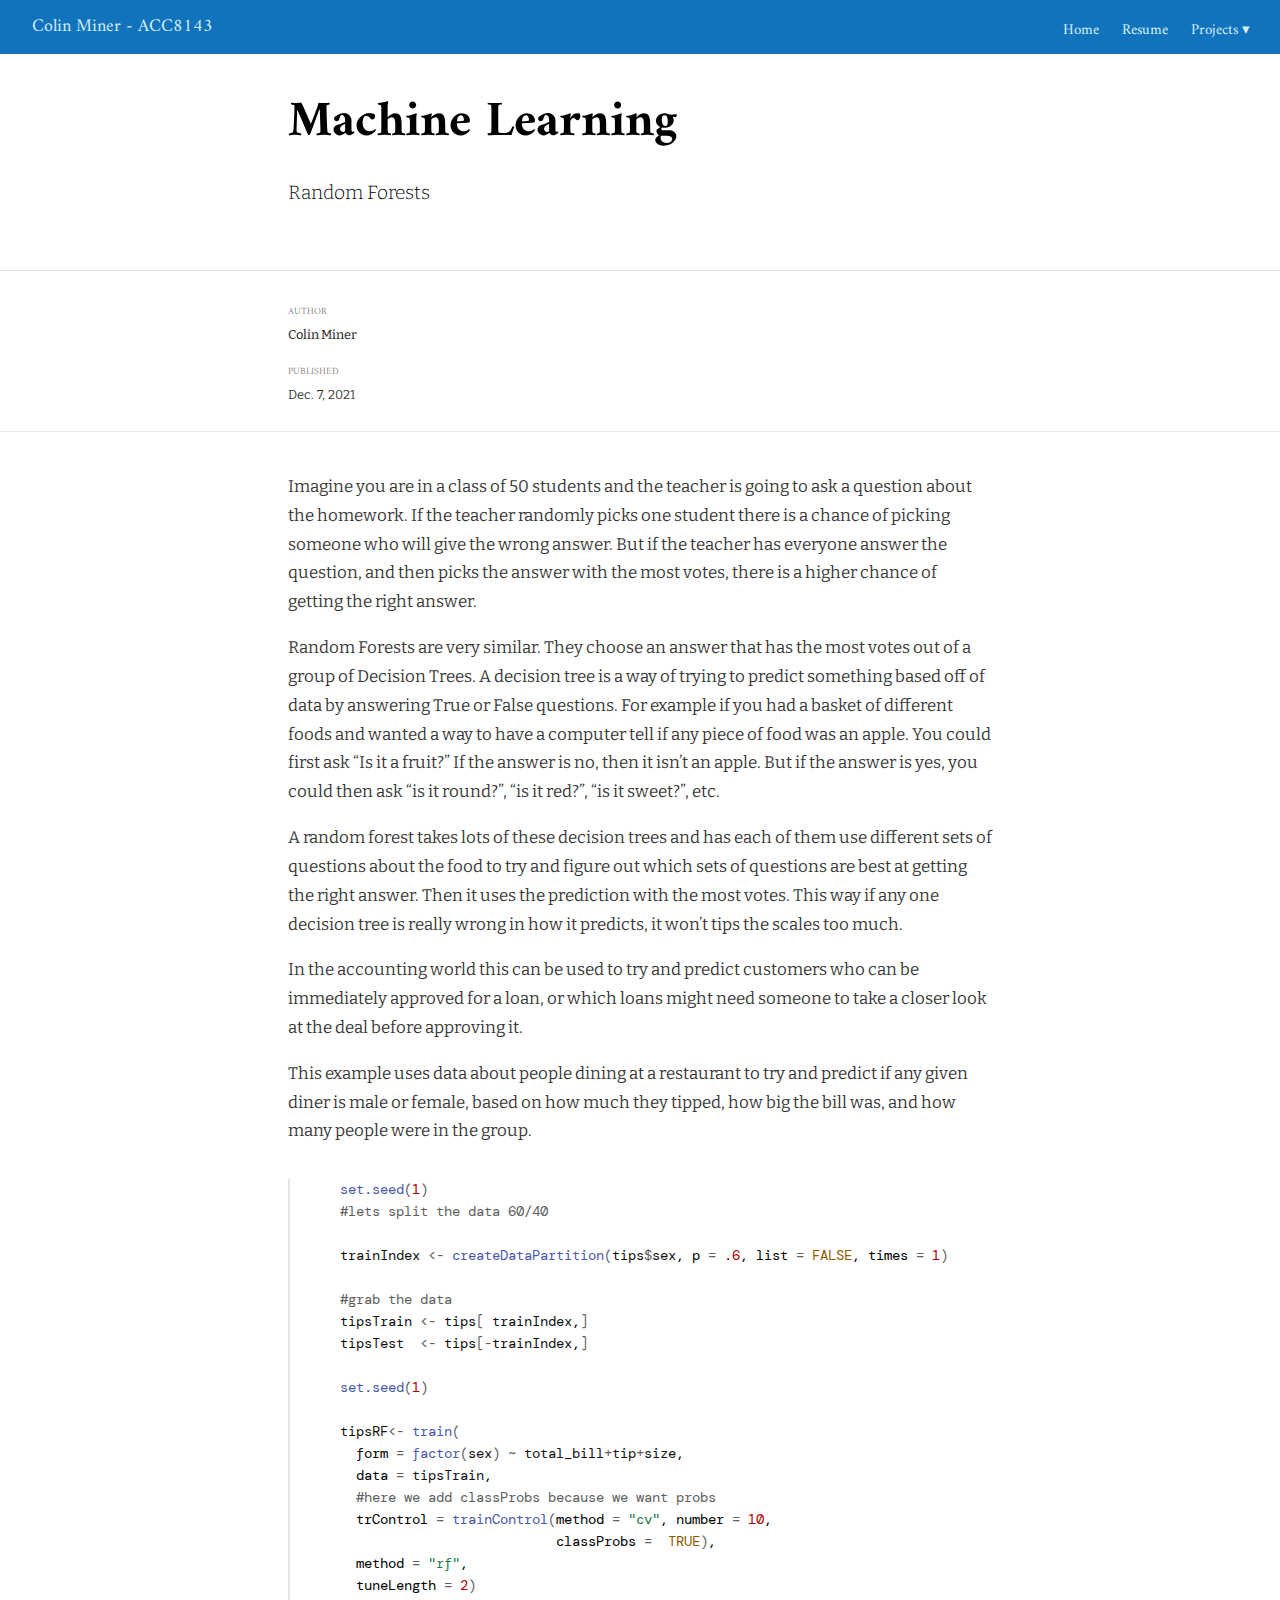
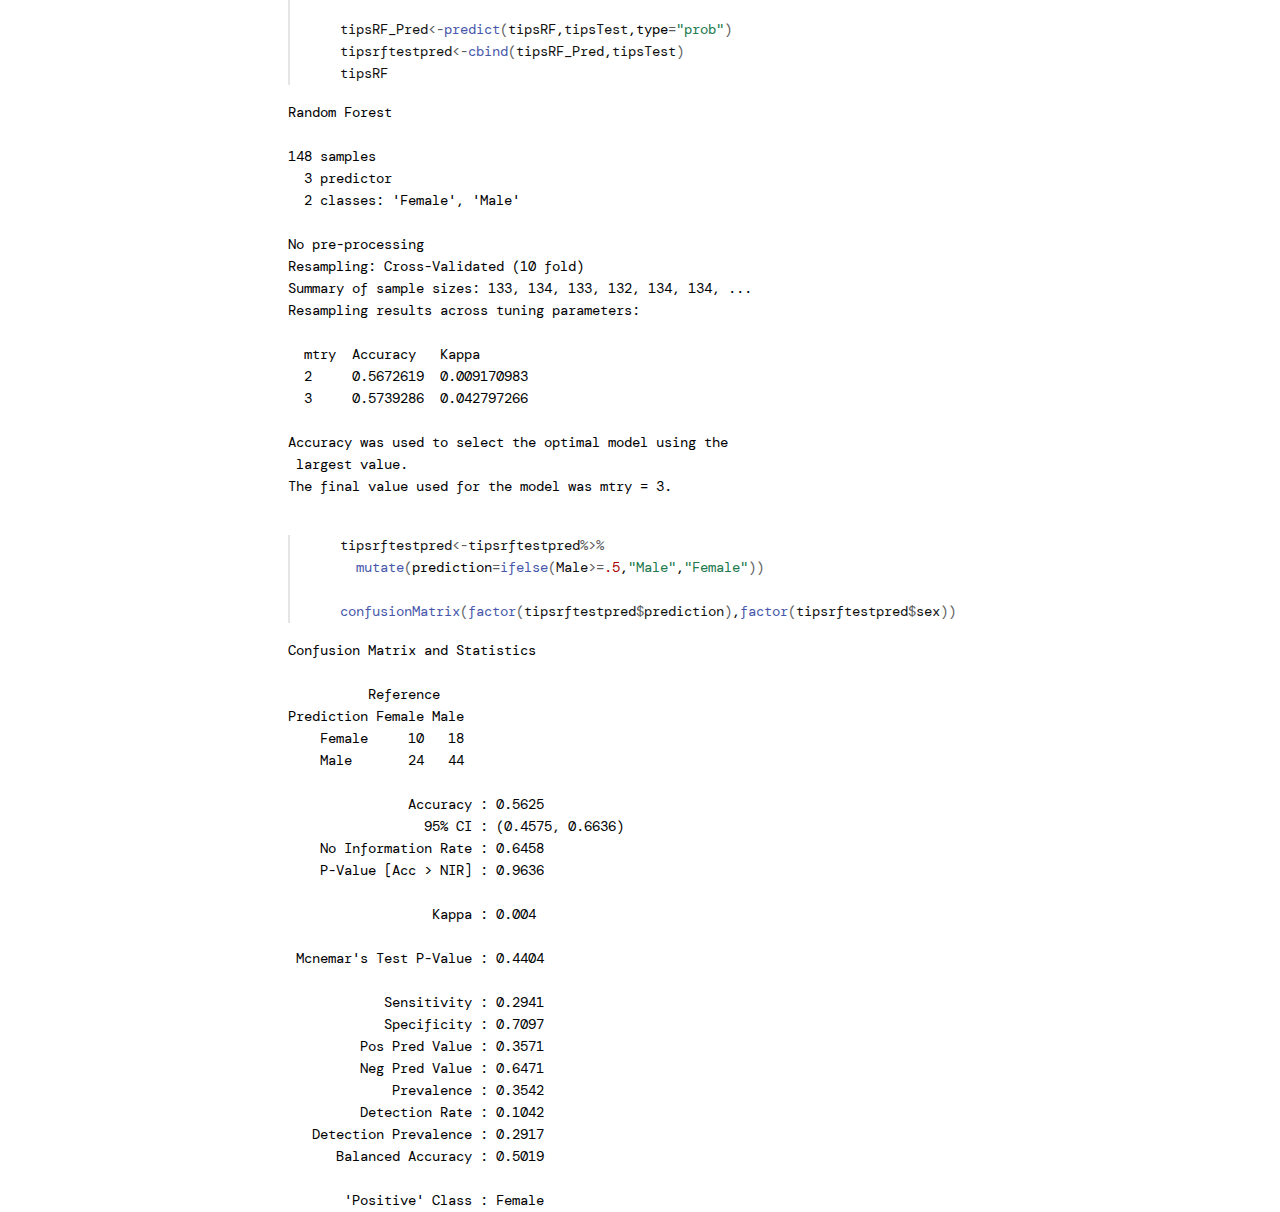
<file: docs/ML.html>
<!DOCTYPE html>

<html xmlns="http://www.w3.org/1999/xhtml" lang="" xml:lang="">

<head>
  <meta charset="utf-8"/>
  <meta name="viewport" content="width=device-width, initial-scale=1"/>
  <meta http-equiv="X-UA-Compatible" content="IE=Edge,chrome=1"/>
  <meta name="generator" content="distill" />

  <style type="text/css">
  /* Hide doc at startup (prevent jankiness while JS renders/transforms) */
  body {
    visibility: hidden;
  }
  </style>

 <!--radix_placeholder_import_source-->
 <!--/radix_placeholder_import_source-->

<style type="text/css">code{white-space: pre;}</style>
<style type="text/css" data-origin="pandoc">
pre > code.sourceCode { white-space: pre; position: relative; }
pre > code.sourceCode > span { display: inline-block; line-height: 1.25; }
pre > code.sourceCode > span:empty { height: 1.2em; }
.sourceCode { overflow: visible; }
code.sourceCode > span { color: inherit; text-decoration: inherit; }
div.sourceCode { margin: 1em 0; }
pre.sourceCode { margin: 0; }
@media screen {
div.sourceCode { overflow: auto; }
}
@media print {
pre > code.sourceCode { white-space: pre-wrap; }
pre > code.sourceCode > span { text-indent: -5em; padding-left: 5em; }
}
pre.numberSource code
  { counter-reset: source-line 0; }
pre.numberSource code > span
  { position: relative; left: -4em; counter-increment: source-line; }
pre.numberSource code > span > a:first-child::before
  { content: counter(source-line);
    position: relative; left: -1em; text-align: right; vertical-align: baseline;
    border: none; display: inline-block;
    -webkit-touch-callout: none; -webkit-user-select: none;
    -khtml-user-select: none; -moz-user-select: none;
    -ms-user-select: none; user-select: none;
    padding: 0 4px; width: 4em;
    color: #aaaaaa;
  }
pre.numberSource { margin-left: 3em; border-left: 1px solid #aaaaaa;  padding-left: 4px; }
div.sourceCode
  {   }
@media screen {
pre > code.sourceCode > span > a:first-child::before { text-decoration: underline; }
}
code span.al { color: #ad0000; } /* Alert */
code span.an { color: #5e5e5e; } /* Annotation */
code span.at { } /* Attribute */
code span.bn { color: #ad0000; } /* BaseN */
code span.bu { } /* BuiltIn */
code span.cf { color: #007ba5; } /* ControlFlow */
code span.ch { color: #20794d; } /* Char */
code span.cn { color: #8f5902; } /* Constant */
code span.co { color: #5e5e5e; } /* Comment */
code span.cv { color: #5e5e5e; font-style: italic; } /* CommentVar */
code span.do { color: #5e5e5e; font-style: italic; } /* Documentation */
code span.dt { color: #ad0000; } /* DataType */
code span.dv { color: #ad0000; } /* DecVal */
code span.er { color: #ad0000; } /* Error */
code span.ex { } /* Extension */
code span.fl { color: #ad0000; } /* Float */
code span.fu { color: #4758ab; } /* Function */
code span.im { } /* Import */
code span.in { color: #5e5e5e; } /* Information */
code span.kw { color: #007ba5; } /* Keyword */
code span.op { color: #5e5e5e; } /* Operator */
code span.ot { color: #007ba5; } /* Other */
code span.pp { color: #ad0000; } /* Preprocessor */
code span.sc { color: #5e5e5e; } /* SpecialChar */
code span.ss { color: #20794d; } /* SpecialString */
code span.st { color: #20794d; } /* String */
code span.va { color: #111111; } /* Variable */
code span.vs { color: #20794d; } /* VerbatimString */
code span.wa { color: #5e5e5e; font-style: italic; } /* Warning */
</style>


  <!--radix_placeholder_meta_tags-->
  <title>Colin Miner - ACC8143: Machine Learning</title>

  <meta property="description" itemprop="description" content="Random Forests"/>


  <!--  https://schema.org/Article -->
  <meta property="article:published" itemprop="datePublished" content="2021-12-07"/>
  <meta property="article:created" itemprop="dateCreated" content="2021-12-07"/>
  <meta name="article:author" content="Colin Miner"/>

  <!--  https://developers.facebook.com/docs/sharing/webmasters#markup -->
  <meta property="og:title" content="Colin Miner - ACC8143: Machine Learning"/>
  <meta property="og:type" content="article"/>
  <meta property="og:description" content="Random Forests"/>
  <meta property="og:locale" content="en_US"/>
  <meta property="og:site_name" content="Colin Miner - ACC8143"/>

  <!--  https://dev.twitter.com/cards/types/summary -->
  <meta property="twitter:card" content="summary"/>
  <meta property="twitter:title" content="Colin Miner - ACC8143: Machine Learning"/>
  <meta property="twitter:description" content="Random Forests"/>

  <!--/radix_placeholder_meta_tags-->
  <!--radix_placeholder_rmarkdown_metadata-->

  <script type="text/json" id="radix-rmarkdown-metadata">
  {"type":"list","attributes":{"names":{"type":"character","attributes":{},"value":["title","description","author","date","output"]}},"value":[{"type":"character","attributes":{},"value":["Machine Learning"]},{"type":"character","attributes":{},"value":["Random Forests\n"]},{"type":"list","attributes":{},"value":[{"type":"list","attributes":{"names":{"type":"character","attributes":{},"value":["name"]}},"value":[{"type":"character","attributes":{},"value":["Colin Miner"]}]}]},{"type":"character","attributes":{},"value":["2021-12-07"]},{"type":"character","attributes":{},"value":["distill::distill_article"]}]}
  </script>
  <!--/radix_placeholder_rmarkdown_metadata-->
  <!--radix_placeholder_navigation_in_header-->
  <meta name="distill:offset" content=""/>

  <script type="application/javascript">

    window.headroom_prevent_pin = false;

    window.document.addEventListener("DOMContentLoaded", function (event) {

      // initialize headroom for banner
      var header = $('header').get(0);
      var headerHeight = header.offsetHeight;
      var headroom = new Headroom(header, {
        tolerance: 5,
        onPin : function() {
          if (window.headroom_prevent_pin) {
            window.headroom_prevent_pin = false;
            headroom.unpin();
          }
        }
      });
      headroom.init();
      if(window.location.hash)
        headroom.unpin();
      $(header).addClass('headroom--transition');

      // offset scroll location for banner on hash change
      // (see: https://github.com/WickyNilliams/headroom.js/issues/38)
      window.addEventListener("hashchange", function(event) {
        window.scrollTo(0, window.pageYOffset - (headerHeight + 25));
      });

      // responsive menu
      $('.distill-site-header').each(function(i, val) {
        var topnav = $(this);
        var toggle = topnav.find('.nav-toggle');
        toggle.on('click', function() {
          topnav.toggleClass('responsive');
        });
      });

      // nav dropdowns
      $('.nav-dropbtn').click(function(e) {
        $(this).next('.nav-dropdown-content').toggleClass('nav-dropdown-active');
        $(this).parent().siblings('.nav-dropdown')
           .children('.nav-dropdown-content').removeClass('nav-dropdown-active');
      });
      $("body").click(function(e){
        $('.nav-dropdown-content').removeClass('nav-dropdown-active');
      });
      $(".nav-dropdown").click(function(e){
        e.stopPropagation();
      });
    });
  </script>

  <style type="text/css">

  /* Theme (user-documented overrideables for nav appearance) */

  .distill-site-nav {
    color: rgba(255, 255, 255, 0.8);
    background-color: #0F2E3D;
    font-size: 15px;
    font-weight: 300;
  }

  .distill-site-nav a {
    color: inherit;
    text-decoration: none;
  }

  .distill-site-nav a:hover {
    color: white;
  }

  @media print {
    .distill-site-nav {
      display: none;
    }
  }

  .distill-site-header {

  }

  .distill-site-footer {

  }


  /* Site Header */

  .distill-site-header {
    width: 100%;
    box-sizing: border-box;
    z-index: 3;
  }

  .distill-site-header .nav-left {
    display: inline-block;
    margin-left: 8px;
  }

  @media screen and (max-width: 768px) {
    .distill-site-header .nav-left {
      margin-left: 0;
    }
  }


  .distill-site-header .nav-right {
    float: right;
    margin-right: 8px;
  }

  .distill-site-header a,
  .distill-site-header .title {
    display: inline-block;
    text-align: center;
    padding: 14px 10px 14px 10px;
  }

  .distill-site-header .title {
    font-size: 18px;
    min-width: 150px;
  }

  .distill-site-header .logo {
    padding: 0;
  }

  .distill-site-header .logo img {
    display: none;
    max-height: 20px;
    width: auto;
    margin-bottom: -4px;
  }

  .distill-site-header .nav-image img {
    max-height: 18px;
    width: auto;
    display: inline-block;
    margin-bottom: -3px;
  }



  @media screen and (min-width: 1000px) {
    .distill-site-header .logo img {
      display: inline-block;
    }
    .distill-site-header .nav-left {
      margin-left: 20px;
    }
    .distill-site-header .nav-right {
      margin-right: 20px;
    }
    .distill-site-header .title {
      padding-left: 12px;
    }
  }


  .distill-site-header .nav-toggle {
    display: none;
  }

  .nav-dropdown {
    display: inline-block;
    position: relative;
  }

  .nav-dropdown .nav-dropbtn {
    border: none;
    outline: none;
    color: rgba(255, 255, 255, 0.8);
    padding: 16px 10px;
    background-color: transparent;
    font-family: inherit;
    font-size: inherit;
    font-weight: inherit;
    margin: 0;
    margin-top: 1px;
    z-index: 2;
  }

  .nav-dropdown-content {
    display: none;
    position: absolute;
    background-color: white;
    min-width: 200px;
    border: 1px solid rgba(0,0,0,0.15);
    border-radius: 4px;
    box-shadow: 0px 8px 16px 0px rgba(0,0,0,0.1);
    z-index: 1;
    margin-top: 2px;
    white-space: nowrap;
    padding-top: 4px;
    padding-bottom: 4px;
  }

  .nav-dropdown-content hr {
    margin-top: 4px;
    margin-bottom: 4px;
    border: none;
    border-bottom: 1px solid rgba(0, 0, 0, 0.1);
  }

  .nav-dropdown-active {
    display: block;
  }

  .nav-dropdown-content a, .nav-dropdown-content .nav-dropdown-header {
    color: black;
    padding: 6px 24px;
    text-decoration: none;
    display: block;
    text-align: left;
  }

  .nav-dropdown-content .nav-dropdown-header {
    display: block;
    padding: 5px 24px;
    padding-bottom: 0;
    text-transform: uppercase;
    font-size: 14px;
    color: #999999;
    white-space: nowrap;
  }

  .nav-dropdown:hover .nav-dropbtn {
    color: white;
  }

  .nav-dropdown-content a:hover {
    background-color: #ddd;
    color: black;
  }

  .nav-right .nav-dropdown-content {
    margin-left: -45%;
    right: 0;
  }

  @media screen and (max-width: 768px) {
    .distill-site-header a, .distill-site-header .nav-dropdown  {display: none;}
    .distill-site-header a.nav-toggle {
      float: right;
      display: block;
    }
    .distill-site-header .title {
      margin-left: 0;
    }
    .distill-site-header .nav-right {
      margin-right: 0;
    }
    .distill-site-header {
      overflow: hidden;
    }
    .nav-right .nav-dropdown-content {
      margin-left: 0;
    }
  }


  @media screen and (max-width: 768px) {
    .distill-site-header.responsive {position: relative; min-height: 500px; }
    .distill-site-header.responsive a.nav-toggle {
      position: absolute;
      right: 0;
      top: 0;
    }
    .distill-site-header.responsive a,
    .distill-site-header.responsive .nav-dropdown {
      display: block;
      text-align: left;
    }
    .distill-site-header.responsive .nav-left,
    .distill-site-header.responsive .nav-right {
      width: 100%;
    }
    .distill-site-header.responsive .nav-dropdown {float: none;}
    .distill-site-header.responsive .nav-dropdown-content {position: relative;}
    .distill-site-header.responsive .nav-dropdown .nav-dropbtn {
      display: block;
      width: 100%;
      text-align: left;
    }
  }

  /* Site Footer */

  .distill-site-footer {
    width: 100%;
    overflow: hidden;
    box-sizing: border-box;
    z-index: 3;
    margin-top: 30px;
    padding-top: 30px;
    padding-bottom: 30px;
    text-align: center;
  }

  /* Headroom */

  d-title {
    padding-top: 6rem;
  }

  @media print {
    d-title {
      padding-top: 4rem;
    }
  }

  .headroom {
    z-index: 1000;
    position: fixed;
    top: 0;
    left: 0;
    right: 0;
  }

  .headroom--transition {
    transition: all .4s ease-in-out;
  }

  .headroom--unpinned {
    top: -100px;
  }

  .headroom--pinned {
    top: 0;
  }

  /* adjust viewport for navbar height */
  /* helps vertically center bootstrap (non-distill) content */
  .min-vh-100 {
    min-height: calc(100vh - 100px) !important;
  }

  </style>

  <script src="site_libs/jquery-3.6.0/jquery-3.6.0.min.js"></script>
  <link href="site_libs/font-awesome-5.1.0/css/all.css" rel="stylesheet"/>
  <link href="site_libs/font-awesome-5.1.0/css/v4-shims.css" rel="stylesheet"/>
  <script src="site_libs/headroom-0.9.4/headroom.min.js"></script>
  <script src="site_libs/autocomplete-0.37.1/autocomplete.min.js"></script>
  <script src="site_libs/fuse-6.4.1/fuse.min.js"></script>

  <script type="application/javascript">

  function getMeta(metaName) {
    var metas = document.getElementsByTagName('meta');
    for (let i = 0; i < metas.length; i++) {
      if (metas[i].getAttribute('name') === metaName) {
        return metas[i].getAttribute('content');
      }
    }
    return '';
  }

  function offsetURL(url) {
    var offset = getMeta('distill:offset');
    return offset ? offset + '/' + url : url;
  }

  function createFuseIndex() {

    // create fuse index
    var options = {
      keys: [
        { name: 'title', weight: 20 },
        { name: 'categories', weight: 15 },
        { name: 'description', weight: 10 },
        { name: 'contents', weight: 5 },
      ],
      ignoreLocation: true,
      threshold: 0
    };
    var fuse = new window.Fuse([], options);

    // fetch the main search.json
    return fetch(offsetURL('search.json'))
      .then(function(response) {
        if (response.status == 200) {
          return response.json().then(function(json) {
            // index main articles
            json.articles.forEach(function(article) {
              fuse.add(article);
            });
            // download collections and index their articles
            return Promise.all(json.collections.map(function(collection) {
              return fetch(offsetURL(collection)).then(function(response) {
                if (response.status === 200) {
                  return response.json().then(function(articles) {
                    articles.forEach(function(article) {
                      fuse.add(article);
                    });
                  })
                } else {
                  return Promise.reject(
                    new Error('Unexpected status from search index request: ' +
                              response.status)
                  );
                }
              });
            })).then(function() {
              return fuse;
            });
          });

        } else {
          return Promise.reject(
            new Error('Unexpected status from search index request: ' +
                        response.status)
          );
        }
      });
  }

  window.document.addEventListener("DOMContentLoaded", function (event) {

    // get search element (bail if we don't have one)
    var searchEl = window.document.getElementById('distill-search');
    if (!searchEl)
      return;

    createFuseIndex()
      .then(function(fuse) {

        // make search box visible
        searchEl.classList.remove('hidden');

        // initialize autocomplete
        var options = {
          autoselect: true,
          hint: false,
          minLength: 2,
        };
        window.autocomplete(searchEl, options, [{
          source: function(query, callback) {
            const searchOptions = {
              isCaseSensitive: false,
              shouldSort: true,
              minMatchCharLength: 2,
              limit: 10,
            };
            var results = fuse.search(query, searchOptions);
            callback(results
              .map(function(result) { return result.item; })
            );
          },
          templates: {
            suggestion: function(suggestion) {
              var img = suggestion.preview && Object.keys(suggestion.preview).length > 0
                ? `<img src="${offsetURL(suggestion.preview)}"</img>`
                : '';
              var html = `
                <div class="search-item">
                  <h3>${suggestion.title}</h3>
                  <div class="search-item-description">
                    ${suggestion.description || ''}
                  </div>
                  <div class="search-item-preview">
                    ${img}
                  </div>
                </div>
              `;
              return html;
            }
          }
        }]).on('autocomplete:selected', function(event, suggestion) {
          window.location.href = offsetURL(suggestion.path);
        });
        // remove inline display style on autocompleter (we want to
        // manage responsive display via css)
        $('.algolia-autocomplete').css("display", "");
      })
      .catch(function(error) {
        console.log(error);
      });

  });

  </script>

  <style type="text/css">

  .nav-search {
    font-size: x-small;
  }

  /* Algolioa Autocomplete */

  .algolia-autocomplete {
    display: inline-block;
    margin-left: 10px;
    vertical-align: sub;
    background-color: white;
    color: black;
    padding: 6px;
    padding-top: 8px;
    padding-bottom: 0;
    border-radius: 6px;
    border: 1px #0F2E3D solid;
    width: 180px;
  }


  @media screen and (max-width: 768px) {
    .distill-site-nav .algolia-autocomplete {
      display: none;
      visibility: hidden;
    }
    .distill-site-nav.responsive .algolia-autocomplete {
      display: inline-block;
      visibility: visible;
    }
    .distill-site-nav.responsive .algolia-autocomplete .aa-dropdown-menu {
      margin-left: 0;
      width: 400px;
      max-height: 400px;
    }
  }

  .algolia-autocomplete .aa-input, .algolia-autocomplete .aa-hint {
    width: 90%;
    outline: none;
    border: none;
  }

  .algolia-autocomplete .aa-hint {
    color: #999;
  }
  .algolia-autocomplete .aa-dropdown-menu {
    width: 550px;
    max-height: 70vh;
    overflow-x: visible;
    overflow-y: scroll;
    padding: 5px;
    margin-top: 3px;
    margin-left: -150px;
    background-color: #fff;
    border-radius: 5px;
    border: 1px solid #999;
    border-top: none;
  }

  .algolia-autocomplete .aa-dropdown-menu .aa-suggestion {
    cursor: pointer;
    padding: 5px 4px;
    border-bottom: 1px solid #eee;
  }

  .algolia-autocomplete .aa-dropdown-menu .aa-suggestion:last-of-type {
    border-bottom: none;
    margin-bottom: 2px;
  }

  .algolia-autocomplete .aa-dropdown-menu .aa-suggestion .search-item {
    overflow: hidden;
    font-size: 0.8em;
    line-height: 1.4em;
  }

  .algolia-autocomplete .aa-dropdown-menu .aa-suggestion .search-item h3 {
    font-size: 1rem;
    margin-block-start: 0;
    margin-block-end: 5px;
  }

  .algolia-autocomplete .aa-dropdown-menu .aa-suggestion .search-item-description {
    display: inline-block;
    overflow: hidden;
    height: 2.8em;
    width: 80%;
    margin-right: 4%;
  }

  .algolia-autocomplete .aa-dropdown-menu .aa-suggestion .search-item-preview {
    display: inline-block;
    width: 15%;
  }

  .algolia-autocomplete .aa-dropdown-menu .aa-suggestion .search-item-preview img {
    height: 3em;
    width: auto;
    display: none;
  }

  .algolia-autocomplete .aa-dropdown-menu .aa-suggestion .search-item-preview img[src] {
    display: initial;
  }

  .algolia-autocomplete .aa-dropdown-menu .aa-suggestion.aa-cursor {
    background-color: #eee;
  }
  .algolia-autocomplete .aa-dropdown-menu .aa-suggestion em {
    font-weight: bold;
    font-style: normal;
  }

  </style>


  <!--/radix_placeholder_navigation_in_header-->
  <!--radix_placeholder_distill-->

  <style type="text/css">

  body {
    background-color: white;
  }

  .pandoc-table {
    width: 100%;
  }

  .pandoc-table>caption {
    margin-bottom: 10px;
  }

  .pandoc-table th:not([align]) {
    text-align: left;
  }

  .pagedtable-footer {
    font-size: 15px;
  }

  d-byline .byline {
    grid-template-columns: 2fr 2fr;
  }

  d-byline .byline h3 {
    margin-block-start: 1.5em;
  }

  d-byline .byline .authors-affiliations h3 {
    margin-block-start: 0.5em;
  }

  .authors-affiliations .orcid-id {
    width: 16px;
    height:16px;
    margin-left: 4px;
    margin-right: 4px;
    vertical-align: middle;
    padding-bottom: 2px;
  }

  d-title .dt-tags {
    margin-top: 1em;
    grid-column: text;
  }

  .dt-tags .dt-tag {
    text-decoration: none;
    display: inline-block;
    color: rgba(0,0,0,0.6);
    padding: 0em 0.4em;
    margin-right: 0.5em;
    margin-bottom: 0.4em;
    font-size: 70%;
    border: 1px solid rgba(0,0,0,0.2);
    border-radius: 3px;
    text-transform: uppercase;
    font-weight: 500;
  }

  d-article table.gt_table td,
  d-article table.gt_table th {
    border-bottom: none;
  }

  .html-widget {
    margin-bottom: 2.0em;
  }

  .l-screen-inset {
    padding-right: 16px;
  }

  .l-screen .caption {
    margin-left: 10px;
  }

  .shaded {
    background: rgb(247, 247, 247);
    padding-top: 20px;
    padding-bottom: 20px;
    border-top: 1px solid rgba(0, 0, 0, 0.1);
    border-bottom: 1px solid rgba(0, 0, 0, 0.1);
  }

  .shaded .html-widget {
    margin-bottom: 0;
    border: 1px solid rgba(0, 0, 0, 0.1);
  }

  .shaded .shaded-content {
    background: white;
  }

  .text-output {
    margin-top: 0;
    line-height: 1.5em;
  }

  .hidden {
    display: none !important;
  }

  d-article {
    padding-top: 2.5rem;
    padding-bottom: 30px;
  }

  d-appendix {
    padding-top: 30px;
  }

  d-article>p>img {
    width: 100%;
  }

  d-article h2 {
    margin: 1rem 0 1.5rem 0;
  }

  d-article h3 {
    margin-top: 1.5rem;
  }

  d-article iframe {
    border: 1px solid rgba(0, 0, 0, 0.1);
    margin-bottom: 2.0em;
    width: 100%;
  }

  /* Tweak code blocks */

  d-article div.sourceCode code,
  d-article pre code {
    font-family: Consolas, Monaco, 'Andale Mono', 'Ubuntu Mono', monospace;
  }

  d-article pre,
  d-article div.sourceCode,
  d-article div.sourceCode pre {
    overflow: auto;
  }

  d-article div.sourceCode {
    background-color: white;
  }

  d-article div.sourceCode pre {
    padding-left: 10px;
    font-size: 12px;
    border-left: 2px solid rgba(0,0,0,0.1);
  }

  d-article pre {
    font-size: 12px;
    color: black;
    background: none;
    margin-top: 0;
    text-align: left;
    white-space: pre;
    word-spacing: normal;
    word-break: normal;
    word-wrap: normal;
    line-height: 1.5;

    -moz-tab-size: 4;
    -o-tab-size: 4;
    tab-size: 4;

    -webkit-hyphens: none;
    -moz-hyphens: none;
    -ms-hyphens: none;
    hyphens: none;
  }

  d-article pre a {
    border-bottom: none;
  }

  d-article pre a:hover {
    border-bottom: none;
    text-decoration: underline;
  }

  d-article details {
    grid-column: text;
    margin-bottom: 0.8em;
  }

  @media(min-width: 768px) {

  d-article pre,
  d-article div.sourceCode,
  d-article div.sourceCode pre {
    overflow: visible !important;
  }

  d-article div.sourceCode pre {
    padding-left: 18px;
    font-size: 14px;
  }

  d-article pre {
    font-size: 14px;
  }

  }

  figure img.external {
    background: white;
    border: 1px solid rgba(0, 0, 0, 0.1);
    box-shadow: 0 1px 8px rgba(0, 0, 0, 0.1);
    padding: 18px;
    box-sizing: border-box;
  }

  /* CSS for d-contents */

  .d-contents {
    grid-column: text;
    color: rgba(0,0,0,0.8);
    font-size: 0.9em;
    padding-bottom: 1em;
    margin-bottom: 1em;
    padding-bottom: 0.5em;
    margin-bottom: 1em;
    padding-left: 0.25em;
    justify-self: start;
  }

  @media(min-width: 1000px) {
    .d-contents.d-contents-float {
      height: 0;
      grid-column-start: 1;
      grid-column-end: 4;
      justify-self: center;
      padding-right: 3em;
      padding-left: 2em;
    }
  }

  .d-contents nav h3 {
    font-size: 18px;
    margin-top: 0;
    margin-bottom: 1em;
  }

  .d-contents li {
    list-style-type: none
  }

  .d-contents nav > ul {
    padding-left: 0;
  }

  .d-contents ul {
    padding-left: 1em
  }

  .d-contents nav ul li {
    margin-top: 0.6em;
    margin-bottom: 0.2em;
  }

  .d-contents nav a {
    font-size: 13px;
    border-bottom: none;
    text-decoration: none
    color: rgba(0, 0, 0, 0.8);
  }

  .d-contents nav a:hover {
    text-decoration: underline solid rgba(0, 0, 0, 0.6)
  }

  .d-contents nav > ul > li > a {
    font-weight: 600;
  }

  .d-contents nav > ul > li > ul {
    font-weight: inherit;
  }

  .d-contents nav > ul > li > ul > li {
    margin-top: 0.2em;
  }


  .d-contents nav ul {
    margin-top: 0;
    margin-bottom: 0.25em;
  }

  .d-article-with-toc h2:nth-child(2) {
    margin-top: 0;
  }


  /* Figure */

  .figure {
    position: relative;
    margin-bottom: 2.5em;
    margin-top: 1.5em;
  }

  .figure img {
    width: 100%;
  }

  .figure .caption {
    color: rgba(0, 0, 0, 0.6);
    font-size: 12px;
    line-height: 1.5em;
  }

  .figure img.external {
    background: white;
    border: 1px solid rgba(0, 0, 0, 0.1);
    box-shadow: 0 1px 8px rgba(0, 0, 0, 0.1);
    padding: 18px;
    box-sizing: border-box;
  }

  .figure .caption a {
    color: rgba(0, 0, 0, 0.6);
  }

  .figure .caption b,
  .figure .caption strong, {
    font-weight: 600;
    color: rgba(0, 0, 0, 1.0);
  }

  /* Citations */

  d-article .citation {
    color: inherit;
    cursor: inherit;
  }

  div.hanging-indent{
    margin-left: 1em; text-indent: -1em;
  }

  /* Citation hover box */

  .tippy-box[data-theme~=light-border] {
    background-color: rgba(250, 250, 250, 0.95);
  }

  .tippy-content > p {
    margin-bottom: 0;
    padding: 2px;
  }


  /* Tweak 1000px media break to show more text */

  @media(min-width: 1000px) {
    .base-grid,
    distill-header,
    d-title,
    d-abstract,
    d-article,
    d-appendix,
    distill-appendix,
    d-byline,
    d-footnote-list,
    d-citation-list,
    distill-footer {
      grid-template-columns: [screen-start] 1fr [page-start kicker-start] 80px [middle-start] 50px [text-start kicker-end] 65px 65px 65px 65px 65px 65px 65px 65px [text-end gutter-start] 65px [middle-end] 65px [page-end gutter-end] 1fr [screen-end];
      grid-column-gap: 16px;
    }

    .grid {
      grid-column-gap: 16px;
    }

    d-article {
      font-size: 1.06rem;
      line-height: 1.7em;
    }
    figure .caption, .figure .caption, figure figcaption {
      font-size: 13px;
    }
  }

  @media(min-width: 1180px) {
    .base-grid,
    distill-header,
    d-title,
    d-abstract,
    d-article,
    d-appendix,
    distill-appendix,
    d-byline,
    d-footnote-list,
    d-citation-list,
    distill-footer {
      grid-template-columns: [screen-start] 1fr [page-start kicker-start] 60px [middle-start] 60px [text-start kicker-end] 60px 60px 60px 60px 60px 60px 60px 60px [text-end gutter-start] 60px [middle-end] 60px [page-end gutter-end] 1fr [screen-end];
      grid-column-gap: 32px;
    }

    .grid {
      grid-column-gap: 32px;
    }
  }


  /* Get the citation styles for the appendix (not auto-injected on render since
     we do our own rendering of the citation appendix) */

  d-appendix .citation-appendix,
  .d-appendix .citation-appendix {
    font-size: 11px;
    line-height: 15px;
    border-left: 1px solid rgba(0, 0, 0, 0.1);
    padding-left: 18px;
    border: 1px solid rgba(0,0,0,0.1);
    background: rgba(0, 0, 0, 0.02);
    padding: 10px 18px;
    border-radius: 3px;
    color: rgba(150, 150, 150, 1);
    overflow: hidden;
    margin-top: -12px;
    white-space: pre-wrap;
    word-wrap: break-word;
  }

  /* Include appendix styles here so they can be overridden */

  d-appendix {
    contain: layout style;
    font-size: 0.8em;
    line-height: 1.7em;
    margin-top: 60px;
    margin-bottom: 0;
    border-top: 1px solid rgba(0, 0, 0, 0.1);
    color: rgba(0,0,0,0.5);
    padding-top: 60px;
    padding-bottom: 48px;
  }

  d-appendix h3 {
    grid-column: page-start / text-start;
    font-size: 15px;
    font-weight: 500;
    margin-top: 1em;
    margin-bottom: 0;
    color: rgba(0,0,0,0.65);
  }

  d-appendix h3 + * {
    margin-top: 1em;
  }

  d-appendix ol {
    padding: 0 0 0 15px;
  }

  @media (min-width: 768px) {
    d-appendix ol {
      padding: 0 0 0 30px;
      margin-left: -30px;
    }
  }

  d-appendix li {
    margin-bottom: 1em;
  }

  d-appendix a {
    color: rgba(0, 0, 0, 0.6);
  }

  d-appendix > * {
    grid-column: text;
  }

  d-appendix > d-footnote-list,
  d-appendix > d-citation-list,
  d-appendix > distill-appendix {
    grid-column: screen;
  }

  /* Include footnote styles here so they can be overridden */

  d-footnote-list {
    contain: layout style;
  }

  d-footnote-list > * {
    grid-column: text;
  }

  d-footnote-list a.footnote-backlink {
    color: rgba(0,0,0,0.3);
    padding-left: 0.5em;
  }



  /* Anchor.js */

  .anchorjs-link {
    /*transition: all .25s linear; */
    text-decoration: none;
    border-bottom: none;
  }
  *:hover > .anchorjs-link {
    margin-left: -1.125em !important;
    text-decoration: none;
    border-bottom: none;
  }

  /* Social footer */

  .social_footer {
    margin-top: 30px;
    margin-bottom: 0;
    color: rgba(0,0,0,0.67);
  }

  .disqus-comments {
    margin-right: 30px;
  }

  .disqus-comment-count {
    border-bottom: 1px solid rgba(0, 0, 0, 0.4);
    cursor: pointer;
  }

  #disqus_thread {
    margin-top: 30px;
  }

  .article-sharing a {
    border-bottom: none;
    margin-right: 8px;
  }

  .article-sharing a:hover {
    border-bottom: none;
  }

  .sidebar-section.subscribe {
    font-size: 12px;
    line-height: 1.6em;
  }

  .subscribe p {
    margin-bottom: 0.5em;
  }


  .article-footer .subscribe {
    font-size: 15px;
    margin-top: 45px;
  }


  .sidebar-section.custom {
    font-size: 12px;
    line-height: 1.6em;
  }

  .custom p {
    margin-bottom: 0.5em;
  }

  /* Styles for listing layout (hide title) */
  .layout-listing d-title, .layout-listing .d-title {
    display: none;
  }

  /* Styles for posts lists (not auto-injected) */


  .posts-with-sidebar {
    padding-left: 45px;
    padding-right: 45px;
  }

  .posts-list .description h2,
  .posts-list .description p {
    font-family: -apple-system, BlinkMacSystemFont, "Segoe UI", Roboto, Oxygen, Ubuntu, Cantarell, "Fira Sans", "Droid Sans", "Helvetica Neue", Arial, sans-serif;
  }

  .posts-list .description h2 {
    font-weight: 700;
    border-bottom: none;
    padding-bottom: 0;
  }

  .posts-list h2.post-tag {
    border-bottom: 1px solid rgba(0, 0, 0, 0.2);
    padding-bottom: 12px;
  }
  .posts-list {
    margin-top: 60px;
    margin-bottom: 24px;
  }

  .posts-list .post-preview {
    text-decoration: none;
    overflow: hidden;
    display: block;
    border-bottom: 1px solid rgba(0, 0, 0, 0.1);
    padding: 24px 0;
  }

  .post-preview-last {
    border-bottom: none !important;
  }

  .posts-list .posts-list-caption {
    grid-column: screen;
    font-weight: 400;
  }

  .posts-list .post-preview h2 {
    margin: 0 0 6px 0;
    line-height: 1.2em;
    font-style: normal;
    font-size: 24px;
  }

  .posts-list .post-preview p {
    margin: 0 0 12px 0;
    line-height: 1.4em;
    font-size: 16px;
  }

  .posts-list .post-preview .thumbnail {
    box-sizing: border-box;
    margin-bottom: 24px;
    position: relative;
    max-width: 500px;
  }
  .posts-list .post-preview img {
    width: 100%;
    display: block;
  }

  .posts-list .metadata {
    font-size: 12px;
    line-height: 1.4em;
    margin-bottom: 18px;
  }

  .posts-list .metadata > * {
    display: inline-block;
  }

  .posts-list .metadata .publishedDate {
    margin-right: 2em;
  }

  .posts-list .metadata .dt-authors {
    display: block;
    margin-top: 0.3em;
    margin-right: 2em;
  }

  .posts-list .dt-tags {
    display: block;
    line-height: 1em;
  }

  .posts-list .dt-tags .dt-tag {
    display: inline-block;
    color: rgba(0,0,0,0.6);
    padding: 0.3em 0.4em;
    margin-right: 0.2em;
    margin-bottom: 0.4em;
    font-size: 60%;
    border: 1px solid rgba(0,0,0,0.2);
    border-radius: 3px;
    text-transform: uppercase;
    font-weight: 500;
  }

  .posts-list img {
    opacity: 1;
  }

  .posts-list img[data-src] {
    opacity: 0;
  }

  .posts-more {
    clear: both;
  }


  .posts-sidebar {
    font-size: 16px;
  }

  .posts-sidebar h3 {
    font-size: 16px;
    margin-top: 0;
    margin-bottom: 0.5em;
    font-weight: 400;
    text-transform: uppercase;
  }

  .sidebar-section {
    margin-bottom: 30px;
  }

  .categories ul {
    list-style-type: none;
    margin: 0;
    padding: 0;
  }

  .categories li {
    color: rgba(0, 0, 0, 0.8);
    margin-bottom: 0;
  }

  .categories li>a {
    border-bottom: none;
  }

  .categories li>a:hover {
    border-bottom: 1px solid rgba(0, 0, 0, 0.4);
  }

  .categories .active {
    font-weight: 600;
  }

  .categories .category-count {
    color: rgba(0, 0, 0, 0.4);
  }


  @media(min-width: 768px) {
    .posts-list .post-preview h2 {
      font-size: 26px;
    }
    .posts-list .post-preview .thumbnail {
      float: right;
      width: 30%;
      margin-bottom: 0;
    }
    .posts-list .post-preview .description {
      float: left;
      width: 45%;
    }
    .posts-list .post-preview .metadata {
      float: left;
      width: 20%;
      margin-top: 8px;
    }
    .posts-list .post-preview p {
      margin: 0 0 12px 0;
      line-height: 1.5em;
      font-size: 16px;
    }
    .posts-with-sidebar .posts-list {
      float: left;
      width: 75%;
    }
    .posts-with-sidebar .posts-sidebar {
      float: right;
      width: 20%;
      margin-top: 60px;
      padding-top: 24px;
      padding-bottom: 24px;
    }
  }


  /* Improve display for browsers without grid (IE/Edge <= 15) */

  .downlevel {
    line-height: 1.6em;
    font-family: -apple-system, BlinkMacSystemFont, "Segoe UI", Roboto, Oxygen, Ubuntu, Cantarell, "Fira Sans", "Droid Sans", "Helvetica Neue", Arial, sans-serif;
    margin: 0;
  }

  .downlevel .d-title {
    padding-top: 6rem;
    padding-bottom: 1.5rem;
  }

  .downlevel .d-title h1 {
    font-size: 50px;
    font-weight: 700;
    line-height: 1.1em;
    margin: 0 0 0.5rem;
  }

  .downlevel .d-title p {
    font-weight: 300;
    font-size: 1.2rem;
    line-height: 1.55em;
    margin-top: 0;
  }

  .downlevel .d-byline {
    padding-top: 0.8em;
    padding-bottom: 0.8em;
    font-size: 0.8rem;
    line-height: 1.8em;
  }

  .downlevel .section-separator {
    border: none;
    border-top: 1px solid rgba(0, 0, 0, 0.1);
  }

  .downlevel .d-article {
    font-size: 1.06rem;
    line-height: 1.7em;
    padding-top: 1rem;
    padding-bottom: 2rem;
  }


  .downlevel .d-appendix {
    padding-left: 0;
    padding-right: 0;
    max-width: none;
    font-size: 0.8em;
    line-height: 1.7em;
    margin-bottom: 0;
    color: rgba(0,0,0,0.5);
    padding-top: 40px;
    padding-bottom: 48px;
  }

  .downlevel .footnotes ol {
    padding-left: 13px;
  }

  .downlevel .base-grid,
  .downlevel .distill-header,
  .downlevel .d-title,
  .downlevel .d-abstract,
  .downlevel .d-article,
  .downlevel .d-appendix,
  .downlevel .distill-appendix,
  .downlevel .d-byline,
  .downlevel .d-footnote-list,
  .downlevel .d-citation-list,
  .downlevel .distill-footer,
  .downlevel .appendix-bottom,
  .downlevel .posts-container {
    padding-left: 40px;
    padding-right: 40px;
  }

  @media(min-width: 768px) {
    .downlevel .base-grid,
    .downlevel .distill-header,
    .downlevel .d-title,
    .downlevel .d-abstract,
    .downlevel .d-article,
    .downlevel .d-appendix,
    .downlevel .distill-appendix,
    .downlevel .d-byline,
    .downlevel .d-footnote-list,
    .downlevel .d-citation-list,
    .downlevel .distill-footer,
    .downlevel .appendix-bottom,
    .downlevel .posts-container {
    padding-left: 150px;
    padding-right: 150px;
    max-width: 900px;
  }
  }

  .downlevel pre code {
    display: block;
    border-left: 2px solid rgba(0, 0, 0, .1);
    padding: 0 0 0 20px;
    font-size: 14px;
  }

  .downlevel code, .downlevel pre {
    color: black;
    background: none;
    font-family: Consolas, Monaco, 'Andale Mono', 'Ubuntu Mono', monospace;
    text-align: left;
    white-space: pre;
    word-spacing: normal;
    word-break: normal;
    word-wrap: normal;
    line-height: 1.5;

    -moz-tab-size: 4;
    -o-tab-size: 4;
    tab-size: 4;

    -webkit-hyphens: none;
    -moz-hyphens: none;
    -ms-hyphens: none;
    hyphens: none;
  }

  .downlevel .posts-list .post-preview {
    color: inherit;
  }



  </style>

  <script type="application/javascript">

  function is_downlevel_browser() {
    if (bowser.isUnsupportedBrowser({ msie: "12", msedge: "16"},
                                   window.navigator.userAgent)) {
      return true;
    } else {
      return window.load_distill_framework === undefined;
    }
  }

  // show body when load is complete
  function on_load_complete() {

    // add anchors
    if (window.anchors) {
      window.anchors.options.placement = 'left';
      window.anchors.add('d-article > h2, d-article > h3, d-article > h4, d-article > h5');
    }


    // set body to visible
    document.body.style.visibility = 'visible';

    // force redraw for leaflet widgets
    if (window.HTMLWidgets) {
      var maps = window.HTMLWidgets.findAll(".leaflet");
      $.each(maps, function(i, el) {
        var map = this.getMap();
        map.invalidateSize();
        map.eachLayer(function(layer) {
          if (layer instanceof L.TileLayer)
            layer.redraw();
        });
      });
    }

    // trigger 'shown' so htmlwidgets resize
    $('d-article').trigger('shown');
  }

  function init_distill() {

    init_common();

    // create front matter
    var front_matter = $('<d-front-matter></d-front-matter>');
    $('#distill-front-matter').wrap(front_matter);

    // create d-title
    $('.d-title').changeElementType('d-title');

    // create d-byline
    var byline = $('<d-byline></d-byline>');
    $('.d-byline').replaceWith(byline);

    // create d-article
    var article = $('<d-article></d-article>');
    $('.d-article').wrap(article).children().unwrap();

    // move posts container into article
    $('.posts-container').appendTo($('d-article'));

    // create d-appendix
    $('.d-appendix').changeElementType('d-appendix');

    // flag indicating that we have appendix items
    var appendix = $('.appendix-bottom').children('h3').length > 0;

    // replace footnotes with <d-footnote>
    $('.footnote-ref').each(function(i, val) {
      appendix = true;
      var href = $(this).attr('href');
      var id = href.replace('#', '');
      var fn = $('#' + id);
      var fn_p = $('#' + id + '>p');
      fn_p.find('.footnote-back').remove();
      var text = fn_p.html();
      var dtfn = $('<d-footnote></d-footnote>');
      dtfn.html(text);
      $(this).replaceWith(dtfn);
    });
    // remove footnotes
    $('.footnotes').remove();

    // move refs into #references-listing
    $('#references-listing').replaceWith($('#refs'));

    $('h1.appendix, h2.appendix').each(function(i, val) {
      $(this).changeElementType('h3');
    });
    $('h3.appendix').each(function(i, val) {
      var id = $(this).attr('id');
      $('.d-contents a[href="#' + id + '"]').parent().remove();
      appendix = true;
      $(this).nextUntil($('h1, h2, h3')).addBack().appendTo($('d-appendix'));
    });

    // show d-appendix if we have appendix content
    $("d-appendix").css('display', appendix ? 'grid' : 'none');

    // localize layout chunks to just output
    $('.layout-chunk').each(function(i, val) {

      // capture layout
      var layout = $(this).attr('data-layout');

      // apply layout to markdown level block elements
      var elements = $(this).children().not('details, div.sourceCode, pre, script');
      elements.each(function(i, el) {
        var layout_div = $('<div class="' + layout + '"></div>');
        if (layout_div.hasClass('shaded')) {
          var shaded_content = $('<div class="shaded-content"></div>');
          $(this).wrap(shaded_content);
          $(this).parent().wrap(layout_div);
        } else {
          $(this).wrap(layout_div);
        }
      });


      // unwrap the layout-chunk div
      $(this).children().unwrap();
    });

    // remove code block used to force  highlighting css
    $('.distill-force-highlighting-css').parent().remove();

    // remove empty line numbers inserted by pandoc when using a
    // custom syntax highlighting theme
    $('code.sourceCode a:empty').remove();

    // load distill framework
    load_distill_framework();

    // wait for window.distillRunlevel == 4 to do post processing
    function distill_post_process() {

      if (!window.distillRunlevel || window.distillRunlevel < 4)
        return;

      // hide author/affiliations entirely if we have no authors
      var front_matter = JSON.parse($("#distill-front-matter").html());
      var have_authors = front_matter.authors && front_matter.authors.length > 0;
      if (!have_authors)
        $('d-byline').addClass('hidden');

      // article with toc class
      $('.d-contents').parent().addClass('d-article-with-toc');

      // strip links that point to #
      $('.authors-affiliations').find('a[href="#"]').removeAttr('href');

      // add orcid ids
      $('.authors-affiliations').find('.author').each(function(i, el) {
        var orcid_id = front_matter.authors[i].orcidID;
        if (orcid_id) {
          var a = $('<a></a>');
          a.attr('href', 'https://orcid.org/' + orcid_id);
          var img = $('<img></img>');
          img.addClass('orcid-id');
          img.attr('alt', 'ORCID ID');
          img.attr('src','[data-uri]');
          a.append(img);
          $(this).append(a);
        }
      });

      // hide elements of author/affiliations grid that have no value
      function hide_byline_column(caption) {
        $('d-byline').find('h3:contains("' + caption + '")').parent().css('visibility', 'hidden');
      }

      // affiliations
      var have_affiliations = false;
      for (var i = 0; i<front_matter.authors.length; ++i) {
        var author = front_matter.authors[i];
        if (author.affiliation !== "&nbsp;") {
          have_affiliations = true;
          break;
        }
      }
      if (!have_affiliations)
        $('d-byline').find('h3:contains("Affiliations")').css('visibility', 'hidden');

      // published date
      if (!front_matter.publishedDate)
        hide_byline_column("Published");

      // document object identifier
      var doi = $('d-byline').find('h3:contains("DOI")');
      var doi_p = doi.next().empty();
      if (!front_matter.doi) {
        // if we have a citation and valid citationText then link to that
        if ($('#citation').length > 0 && front_matter.citationText) {
          doi.html('Citation');
          $('<a href="#citation"></a>')
            .text(front_matter.citationText)
            .appendTo(doi_p);
        } else {
          hide_byline_column("DOI");
        }
      } else {
        $('<a></a>')
           .attr('href', "https://doi.org/" + front_matter.doi)
           .html(front_matter.doi)
           .appendTo(doi_p);
      }

       // change plural form of authors/affiliations
      if (front_matter.authors.length === 1) {
        var grid = $('.authors-affiliations');
        grid.children('h3:contains("Authors")').text('Author');
        grid.children('h3:contains("Affiliations")').text('Affiliation');
      }

      // remove d-appendix and d-footnote-list local styles
      $('d-appendix > style:first-child').remove();
      $('d-footnote-list > style:first-child').remove();

      // move appendix-bottom entries to the bottom
      $('.appendix-bottom').appendTo('d-appendix').children().unwrap();
      $('.appendix-bottom').remove();

      // hoverable references
      $('span.citation[data-cites]').each(function() {
        var refs = $(this).attr('data-cites').split(" ");
        var refHtml = refs.map(function(ref) {
          return "<p>" + $('#ref-' + ref).html() + "</p>";
        }).join("\n");
        window.tippy(this, {
          allowHTML: true,
          content: refHtml,
          maxWidth: 500,
          interactive: true,
          interactiveBorder: 10,
          theme: 'light-border',
          placement: 'bottom-start'
        });
      });

      // clear polling timer
      clearInterval(tid);

      // show body now that everything is ready
      on_load_complete();
    }

    var tid = setInterval(distill_post_process, 50);
    distill_post_process();

  }

  function init_downlevel() {

    init_common();

     // insert hr after d-title
    $('.d-title').after($('<hr class="section-separator"/>'));

    // check if we have authors
    var front_matter = JSON.parse($("#distill-front-matter").html());
    var have_authors = front_matter.authors && front_matter.authors.length > 0;

    // manage byline/border
    if (!have_authors)
      $('.d-byline').remove();
    $('.d-byline').after($('<hr class="section-separator"/>'));
    $('.d-byline a').remove();

    // remove toc
    $('.d-contents').remove();

    // move appendix elements
    $('h1.appendix, h2.appendix').each(function(i, val) {
      $(this).changeElementType('h3');
    });
    $('h3.appendix').each(function(i, val) {
      $(this).nextUntil($('h1, h2, h3')).addBack().appendTo($('.d-appendix'));
    });


    // inject headers into references and footnotes
    var refs_header = $('<h3></h3>');
    refs_header.text('References');
    $('#refs').prepend(refs_header);

    var footnotes_header = $('<h3></h3');
    footnotes_header.text('Footnotes');
    $('.footnotes').children('hr').first().replaceWith(footnotes_header);

    // move appendix-bottom entries to the bottom
    $('.appendix-bottom').appendTo('.d-appendix').children().unwrap();
    $('.appendix-bottom').remove();

    // remove appendix if it's empty
    if ($('.d-appendix').children().length === 0)
      $('.d-appendix').remove();

    // prepend separator above appendix
    $('.d-appendix').before($('<hr class="section-separator" style="clear: both"/>'));

    // trim code
    $('pre>code').each(function(i, val) {
      $(this).html($.trim($(this).html()));
    });

    // move posts-container right before article
    $('.posts-container').insertBefore($('.d-article'));

    $('body').addClass('downlevel');

    on_load_complete();
  }


  function init_common() {

    // jquery plugin to change element types
    (function($) {
      $.fn.changeElementType = function(newType) {
        var attrs = {};

        $.each(this[0].attributes, function(idx, attr) {
          attrs[attr.nodeName] = attr.nodeValue;
        });

        this.replaceWith(function() {
          return $("<" + newType + "/>", attrs).append($(this).contents());
        });
      };
    })(jQuery);

    // prevent underline for linked images
    $('a > img').parent().css({'border-bottom' : 'none'});

    // mark non-body figures created by knitr chunks as 100% width
    $('.layout-chunk').each(function(i, val) {
      var figures = $(this).find('img, .html-widget');
      if ($(this).attr('data-layout') !== "l-body") {
        figures.css('width', '100%');
      } else {
        figures.css('max-width', '100%');
        figures.filter("[width]").each(function(i, val) {
          var fig = $(this);
          fig.css('width', fig.attr('width') + 'px');
        });

      }
    });

    // auto-append index.html to post-preview links in file: protocol
    // and in rstudio ide preview
    $('.post-preview').each(function(i, val) {
      if (window.location.protocol === "file:")
        $(this).attr('href', $(this).attr('href') + "index.html");
    });

    // get rid of index.html references in header
    if (window.location.protocol !== "file:") {
      $('.distill-site-header a[href]').each(function(i,val) {
        $(this).attr('href', $(this).attr('href').replace("index.html", "./"));
      });
    }

    // add class to pandoc style tables
    $('tr.header').parent('thead').parent('table').addClass('pandoc-table');
    $('.kable-table').children('table').addClass('pandoc-table');

    // add figcaption style to table captions
    $('caption').parent('table').addClass("figcaption");

    // initialize posts list
    if (window.init_posts_list)
      window.init_posts_list();

    // implmement disqus comment link
    $('.disqus-comment-count').click(function() {
      window.headroom_prevent_pin = true;
      $('#disqus_thread').toggleClass('hidden');
      if (!$('#disqus_thread').hasClass('hidden')) {
        var offset = $(this).offset();
        $(window).resize();
        $('html, body').animate({
          scrollTop: offset.top - 35
        });
      }
    });
  }

  document.addEventListener('DOMContentLoaded', function() {
    if (is_downlevel_browser())
      init_downlevel();
    else
      window.addEventListener('WebComponentsReady', init_distill);
  });

  </script>

  <style type="text/css">
  /* base variables */

  /* Edit the CSS properties in this file to create a custom
     Distill theme. Only edit values in the right column
     for each row; values shown are the CSS defaults.
     To return any property to the default,
     you may set its value to: unset
     All rows must end with a semi-colon.                      */

  /* Optional: embed custom fonts here with `@import`          */
  /* This must remain at the top of this file.                 */



  html {
    /*-- Main font sizes --*/
    --title-size:      50px;
    --body-size:       1.06rem;
    --code-size:       14px;
    --aside-size:      12px;
    --fig-cap-size:    13px;
    /*-- Main font colors --*/
    --title-color:     #000000;
    --header-color:    rgba(0, 0, 0, 0.8);
    --body-color:      rgba(0, 0, 0, 0.8);
    --aside-color:     rgba(0, 0, 0, 0.6);
    --fig-cap-color:   rgba(0, 0, 0, 0.6);
    /*-- Specify custom fonts ~~~ must be imported above   --*/
    --heading-font:    sans-serif;
    --mono-font:       monospace;
    --body-font:       sans-serif;
    --navbar-font:     sans-serif;  /* websites + blogs only */
  }

  /*-- ARTICLE METADATA --*/
  d-byline {
    --heading-size:    0.6rem;
    --heading-color:   rgba(0, 0, 0, 0.5);
    --body-size:       0.8rem;
    --body-color:      rgba(0, 0, 0, 0.8);
  }

  /*-- ARTICLE TABLE OF CONTENTS --*/
  .d-contents {
    --heading-size:    18px;
    --contents-size:   13px;
  }

  /*-- ARTICLE APPENDIX --*/
  d-appendix {
    --heading-size:    15px;
    --heading-color:   rgba(0, 0, 0, 0.65);
    --text-size:       0.8em;
    --text-color:      rgba(0, 0, 0, 0.5);
  }

  /*-- WEBSITE HEADER + FOOTER --*/
  /* These properties only apply to Distill sites and blogs  */

  .distill-site-header {
    --title-size:       18px;
    --text-color:       rgba(255, 255, 255, 0.8);
    --text-size:        15px;
    --hover-color:      white;
    --bkgd-color:       #0F2E3D;
  }

  .distill-site-footer {
    --text-color:       rgba(255, 255, 255, 0.8);
    --text-size:        15px;
    --hover-color:      white;
    --bkgd-color:       #0F2E3D;
  }

  /*-- Additional custom styles --*/
  /* Add any additional CSS rules below                      */
  </style>
  <style type="text/css">
  /* base variables */

  /* Edit the CSS properties in this file to create a custom
     Distill theme. Only edit values in the right column
     for each row; values shown are the CSS defaults.
     To return any property to the default,
     you may set its value to: unset
     All rows must end with a semi-colon.                      */

  /* Optional: embed custom fonts here with `@import`          */
  @import url('https://fonts.googleapis.com/css2?family=Amiri');
  @import url('https://fonts.googleapis.com/css2?family=Bitter');
  @import url('https://fonts.googleapis.com/css2?family=DM+Mono');
  /* This must remain at the top of this file.                 */



  html {
    /*-- Main font sizes --*/
    --title-size:      50px;
    --body-size:       1.06rem;
    --code-size:       14px;
    --aside-size:      12px;
    --fig-cap-size:    13px;
    /*-- Main font colors --*/
    --title-color:     #000000;
    --header-color:    rgba(0, 0, 0, 0.8);
    --body-color:      rgba(0, 0, 0, 0.8);
    --aside-color:     rgba(0, 0, 0, 0.6);
    --fig-cap-color:   rgba(0, 0, 0, 0.6);
    /*-- Specify custom fonts ~~~ must be imported above   --*/
    --heading-font:    "Amiri", serif;
    --mono-font:       "DM Mono", monospace;
    --body-font:       "Bitter", sans-serif;
    --navbar-font:     "Amiri", serif;
  }

  /*-- ARTICLE METADATA --*/
  d-byline {
    --heading-size:    0.6rem;
    --heading-color:   rgba(0, 0, 0, 0.5);
    --body-size:       0.8rem;
    --body-color:      rgba(0, 0, 0, 0.8);
  }

  /*-- ARTICLE TABLE OF CONTENTS --*/
  .d-contents {
    --heading-size:    18px;
    --contents-size:   13px;
  }

  /*-- ARTICLE APPENDIX --*/
  d-appendix {
    --heading-size:    15px;
    --heading-color:   rgba(0, 0, 0, 0.65);
    --text-size:       0.8em;
    --text-color:      rgba(0, 0, 0, 0.5);
  }

  /*-- WEBSITE HEADER + FOOTER --*/
  /* These properties only apply to Distill sites and blogs  */

  .distill-site-header {
    --title-size:       18px;    
    --text-color:       #d6eef2; /* edited */
    --text-size:        15px;
    --hover-color:      #80b2bc; /* edited */
    --bkgd-color:       #1173bc; /* edited */
  }

  .distill-site-footer {
    --text-color:       rgba(255, 255, 255, 0.8);
    --text-size:        15px;
    --hover-color:      white;
    --bkgd-color:       #0e7baf;
  }

  /*-- Additional custom styles --*/
  /* Add any additional CSS rules below                      */
  </style>
  <style type="text/css">
  /* base style */

  /* FONT FAMILIES */

  :root {
    --heading-default: -apple-system, BlinkMacSystemFont, "Segoe UI", Roboto, Oxygen, Ubuntu, Cantarell, "Fira Sans", "Droid Sans", "Helvetica Neue", Arial, sans-serif;
    --mono-default: Consolas, Monaco, 'Andale Mono', 'Ubuntu Mono', monospace;
    --body-default: -apple-system, BlinkMacSystemFont, "Segoe UI", Roboto, Oxygen, Ubuntu, Cantarell, "Fira Sans", "Droid Sans", "Helvetica Neue", Arial, sans-serif;
  }

  body,
  .posts-list .post-preview p,
  .posts-list .description p {
    font-family: var(--body-font), var(--body-default);
  }

  h1, h2, h3, h4, h5, h6,
  .posts-list .post-preview h2,
  .posts-list .description h2 {
    font-family: var(--heading-font), var(--heading-default);
  }

  d-article div.sourceCode code,
  d-article pre code {
    font-family: var(--mono-font), var(--mono-default);
  }


  /*-- TITLE --*/
  d-title h1,
  .posts-list > h1 {
    color: var(--title-color, black);
  }

  d-title h1 {
    font-size: var(--title-size, 50px);
  }

  /*-- HEADERS --*/
  d-article h1,
  d-article h2,
  d-article h3,
  d-article h4,
  d-article h5,
  d-article h6 {
    color: var(--header-color, rgba(0, 0, 0, 0.8));
  }

  /*-- BODY --*/
  d-article > p,  /* only text inside of <p> tags */
  d-article > ul, /* lists */
  d-article > ol {
    color: var(--body-color, rgba(0, 0, 0, 0.8));
    font-size: var(--body-size, 1.06rem);
  }


  /*-- CODE --*/
  d-article div.sourceCode code,
  d-article pre code {
    font-size: var(--code-size, 14px);
  }

  /*-- ASIDE --*/
  d-article aside {
    font-size: var(--aside-size, 12px);
    color: var(--aside-color, rgba(0, 0, 0, 0.6));
  }

  /*-- FIGURE CAPTIONS --*/
  figure .caption,
  figure figcaption,
  .figure .caption {
    font-size: var(--fig-cap-size, 13px);
    color: var(--fig-cap-color, rgba(0, 0, 0, 0.6));
  }

  /*-- METADATA --*/
  d-byline h3 {
    font-size: var(--heading-size, 0.6rem);
    color: var(--heading-color, rgba(0, 0, 0, 0.5));
  }

  d-byline {
    font-size: var(--body-size, 0.8rem);
    color: var(--body-color, rgba(0, 0, 0, 0.8));
  }

  d-byline a,
  d-article d-byline a {
    color: var(--body-color, rgba(0, 0, 0, 0.8));
  }

  /*-- TABLE OF CONTENTS --*/
  .d-contents nav h3 {
    font-size: var(--heading-size, 18px);
  }

  .d-contents nav a {
    font-size: var(--contents-size, 13px);
  }

  /*-- APPENDIX --*/
  d-appendix h3 {
    font-size: var(--heading-size, 15px);
    color: var(--heading-color, rgba(0, 0, 0, 0.65));
  }

  d-appendix {
    font-size: var(--text-size, 0.8em);
    color: var(--text-color, rgba(0, 0, 0, 0.5));
  }

  d-appendix d-footnote-list a.footnote-backlink {
    color: var(--text-color, rgba(0, 0, 0, 0.5));
  }

  /*-- WEBSITE HEADER + FOOTER --*/
  .distill-site-header .title {
    font-size: var(--title-size, 18px);
    font-family: var(--navbar-font), var(--heading-default);
  }

  .distill-site-header a,
  .nav-dropdown .nav-dropbtn {
    font-family: var(--navbar-font), var(--heading-default);
  }

  .nav-dropdown .nav-dropbtn {
    color: var(--text-color, rgba(255, 255, 255, 0.8));
    font-size: var(--text-size, 15px);
  }

  .distill-site-header a:hover,
  .nav-dropdown:hover .nav-dropbtn {
    color: var(--hover-color, white);
  }

  .distill-site-header {
    font-size: var(--text-size, 15px);
    color: var(--text-color, rgba(255, 255, 255, 0.8));
    background-color: var(--bkgd-color, #0F2E3D);
  }

  .distill-site-footer {
    font-size: var(--text-size, 15px);
    color: var(--text-color, rgba(255, 255, 255, 0.8));
    background-color: var(--bkgd-color, #0F2E3D);
  }

  .distill-site-footer a:hover {
    color: var(--hover-color, white);
  }</style>
  <!--/radix_placeholder_distill-->
  <script src="site_libs/header-attrs-2.11/header-attrs.js"></script>
  <script src="site_libs/popper-2.6.0/popper.min.js"></script>
  <link href="site_libs/tippy-6.2.7/tippy.css" rel="stylesheet" />
  <link href="site_libs/tippy-6.2.7/tippy-light-border.css" rel="stylesheet" />
  <script src="site_libs/tippy-6.2.7/tippy.umd.min.js"></script>
  <script src="site_libs/anchor-4.2.2/anchor.min.js"></script>
  <script src="site_libs/bowser-1.9.3/bowser.min.js"></script>
  <script src="site_libs/webcomponents-2.0.0/webcomponents.js"></script>
  <script src="site_libs/distill-2.2.21/template.v2.js"></script>
  <!--radix_placeholder_site_in_header-->
  <!--/radix_placeholder_site_in_header-->


</head>

<body>

<!--radix_placeholder_front_matter-->

<script id="distill-front-matter" type="text/json">
{"title":"Machine Learning","description":"Random Forests","authors":[{"author":"Colin Miner","authorURL":"#","affiliation":"&nbsp;","affiliationURL":"#","orcidID":""}],"publishedDate":"2021-12-07T00:00:00.000-06:00","citationText":"Miner, 2021"}
</script>

<!--/radix_placeholder_front_matter-->
<!--radix_placeholder_navigation_before_body-->
<header class="header header--fixed" role="banner">
<nav class="distill-site-nav distill-site-header">
<div class="nav-left">
<a href="index.html" class="title">Colin Miner - ACC8143</a>
</div>
<div class="nav-right">
<a href="index.html">Home</a>
<a href="Resume.html">Resume</a>
<div class="nav-dropdown">
<button class="nav-dropbtn">
Projects
 
<span class="down-arrow">&#x25BE;</span>
</button>
<div class="nav-dropdown-content">
<a href="RSquared.html">RSquared</a>
<a href="ML.html">Machine Learning</a>
<a href="Final.html">Final Project</a>
</div>
</div>
<a href="javascript:void(0);" class="nav-toggle">&#9776;</a>
</div>
</nav>
</header>
<!--/radix_placeholder_navigation_before_body-->
<!--radix_placeholder_site_before_body-->
<!--/radix_placeholder_site_before_body-->

<div class="d-title">
<h1>Machine Learning</h1>
<!--radix_placeholder_categories-->
<!--/radix_placeholder_categories-->
<p><p>Random Forests</p></p>
</div>

<div class="d-byline">
  Colin Miner  
  
<br/>2021-12-07
</div>

<div class="d-article">
<div class="layout-chunk" data-layout="l-body">

</div>
<p>Imagine you are in a class of 50 students and the teacher is going to ask a question about the homework. If the teacher randomly picks one student there is a chance of picking someone who will give the wrong answer. But if the teacher has everyone answer the question, and then picks the answer with the most votes, there is a higher chance of getting the right answer.</p>
<p>Random Forests are very similar. They choose an answer that has the most votes out of a group of Decision Trees. A decision tree is a way of trying to predict something based off of data by answering True or False questions. For example if you had a basket of different foods and wanted a way to have a computer tell if any piece of food was an apple. You could first ask “Is it a fruit?” If the answer is no, then it isn’t an apple. But if the answer is yes, you could then ask “is it round?”, “is it red?”, “is it sweet?”, etc.</p>
<p>A random forest takes lots of these decision trees and has each of them use different sets of questions about the food to try and figure out which sets of questions are best at getting the right answer. Then it uses the prediction with the most votes. This way if any one decision tree is really wrong in how it predicts, it won’t tips the scales too much.</p>
<p>In the accounting world this can be used to try and predict customers who can be immediately approved for a loan, or which loans might need someone to take a closer look at the deal before approving it.</p>
<p>This example uses data about people dining at a restaurant to try and predict if any given diner is male or female, based on how much they tipped, how big the bill was, and how many people were in the group.</p>
<div class="layout-chunk" data-layout="l-body">
<div class="sourceCode">
<pre class="sourceCode r"><code class="sourceCode r">    <span class='fu'><a href='https://rdrr.io/r/base/Random.html'>set.seed</a></span><span class='op'>(</span><span class='fl'>1</span><span class='op'>)</span>
    <span class='co'>#lets split the data 60/40</span>
     
    <span class='va'>trainIndex</span> <span class='op'>&lt;-</span> <span class='fu'>createDataPartition</span><span class='op'>(</span><span class='va'>tips</span><span class='op'>$</span><span class='va'>sex</span>, p <span class='op'>=</span> <span class='fl'>.6</span>, list <span class='op'>=</span> <span class='cn'>FALSE</span>, times <span class='op'>=</span> <span class='fl'>1</span><span class='op'>)</span>

    <span class='co'>#grab the data</span>
    <span class='va'>tipsTrain</span> <span class='op'>&lt;-</span> <span class='va'>tips</span><span class='op'>[</span> <span class='va'>trainIndex</span>,<span class='op'>]</span>
    <span class='va'>tipsTest</span>  <span class='op'>&lt;-</span> <span class='va'>tips</span><span class='op'>[</span><span class='op'>-</span><span class='va'>trainIndex</span>,<span class='op'>]</span>

    <span class='fu'><a href='https://rdrr.io/r/base/Random.html'>set.seed</a></span><span class='op'>(</span><span class='fl'>1</span><span class='op'>)</span>

    <span class='va'>tipsRF</span><span class='op'>&lt;-</span> <span class='fu'>train</span><span class='op'>(</span>
      form <span class='op'>=</span> <span class='fu'><a href='https://rdrr.io/r/base/factor.html'>factor</a></span><span class='op'>(</span><span class='va'>sex</span><span class='op'>)</span> <span class='op'>~</span> <span class='va'>total_bill</span><span class='op'>+</span><span class='va'>tip</span><span class='op'>+</span><span class='va'>size</span>,
      data <span class='op'>=</span> <span class='va'>tipsTrain</span>,
      <span class='co'>#here we add classProbs because we want probs</span>
      trControl <span class='op'>=</span> <span class='fu'>trainControl</span><span class='op'>(</span>method <span class='op'>=</span> <span class='st'>"cv"</span>, number <span class='op'>=</span> <span class='fl'>10</span>,
                               classProbs <span class='op'>=</span>  <span class='cn'>TRUE</span><span class='op'>)</span>,
      method <span class='op'>=</span> <span class='st'>"rf"</span>,
      tuneLength <span class='op'>=</span> <span class='fl'>2</span><span class='op'>)</span>

    <span class='va'>tipsRF_Pred</span><span class='op'>&lt;-</span><span class='fu'><a href='https://rdrr.io/r/stats/predict.html'>predict</a></span><span class='op'>(</span><span class='va'>tipsRF</span>,<span class='va'>tipsTest</span>,type<span class='op'>=</span><span class='st'>"prob"</span><span class='op'>)</span>
    <span class='va'>tipsrftestpred</span><span class='op'>&lt;-</span><span class='fu'><a href='https://rdrr.io/r/base/cbind.html'>cbind</a></span><span class='op'>(</span><span class='va'>tipsRF_Pred</span>,<span class='va'>tipsTest</span><span class='op'>)</span>
    <span class='va'>tipsRF</span>
</code></pre>
</div>
<pre><code>Random Forest 

148 samples
  3 predictor
  2 classes: &#39;Female&#39;, &#39;Male&#39; 

No pre-processing
Resampling: Cross-Validated (10 fold) 
Summary of sample sizes: 133, 134, 133, 132, 134, 134, ... 
Resampling results across tuning parameters:

  mtry  Accuracy   Kappa      
  2     0.5672619  0.009170983
  3     0.5739286  0.042797266

Accuracy was used to select the optimal model using the
 largest value.
The final value used for the model was mtry = 3.</code></pre>
<div class="sourceCode">
<pre class="sourceCode r"><code class="sourceCode r">    <span class='va'>tipsrftestpred</span><span class='op'>&lt;-</span><span class='va'>tipsrftestpred</span><span class='op'>%&gt;%</span>
      <span class='fu'>mutate</span><span class='op'>(</span>prediction<span class='op'>=</span><span class='fu'><a href='https://rdrr.io/r/base/ifelse.html'>ifelse</a></span><span class='op'>(</span><span class='va'>Male</span><span class='op'>&gt;=</span><span class='fl'>.5</span>,<span class='st'>"Male"</span>,<span class='st'>"Female"</span><span class='op'>)</span><span class='op'>)</span>

    <span class='fu'>confusionMatrix</span><span class='op'>(</span><span class='fu'><a href='https://rdrr.io/r/base/factor.html'>factor</a></span><span class='op'>(</span><span class='va'>tipsrftestpred</span><span class='op'>$</span><span class='va'>prediction</span><span class='op'>)</span>,<span class='fu'><a href='https://rdrr.io/r/base/factor.html'>factor</a></span><span class='op'>(</span><span class='va'>tipsrftestpred</span><span class='op'>$</span><span class='va'>sex</span><span class='op'>)</span><span class='op'>)</span>
</code></pre>
</div>
<pre><code>Confusion Matrix and Statistics

          Reference
Prediction Female Male
    Female     10   18
    Male       24   44
                                          
               Accuracy : 0.5625          
                 95% CI : (0.4575, 0.6636)
    No Information Rate : 0.6458          
    P-Value [Acc &gt; NIR] : 0.9636          
                                          
                  Kappa : 0.004           
                                          
 Mcnemar&#39;s Test P-Value : 0.4404          
                                          
            Sensitivity : 0.2941          
            Specificity : 0.7097          
         Pos Pred Value : 0.3571          
         Neg Pred Value : 0.6471          
             Prevalence : 0.3542          
         Detection Rate : 0.1042          
   Detection Prevalence : 0.2917          
      Balanced Accuracy : 0.5019          
                                          
       &#39;Positive&#39; Class : Female          
                                          </code></pre>
</div>
<div class="sourceCode" id="cb3"><pre class="sourceCode r distill-force-highlighting-css"><code class="sourceCode r"></code></pre></div>
<!--radix_placeholder_article_footer-->
<!--/radix_placeholder_article_footer-->
</div>

<div class="d-appendix">
</div>


<!--radix_placeholder_site_after_body-->
<!--/radix_placeholder_site_after_body-->
<!--radix_placeholder_appendices-->
<div class="appendix-bottom"></div>
<!--/radix_placeholder_appendices-->
<!--radix_placeholder_navigation_after_body-->
<!--/radix_placeholder_navigation_after_body-->

</body>

</html>
</file>
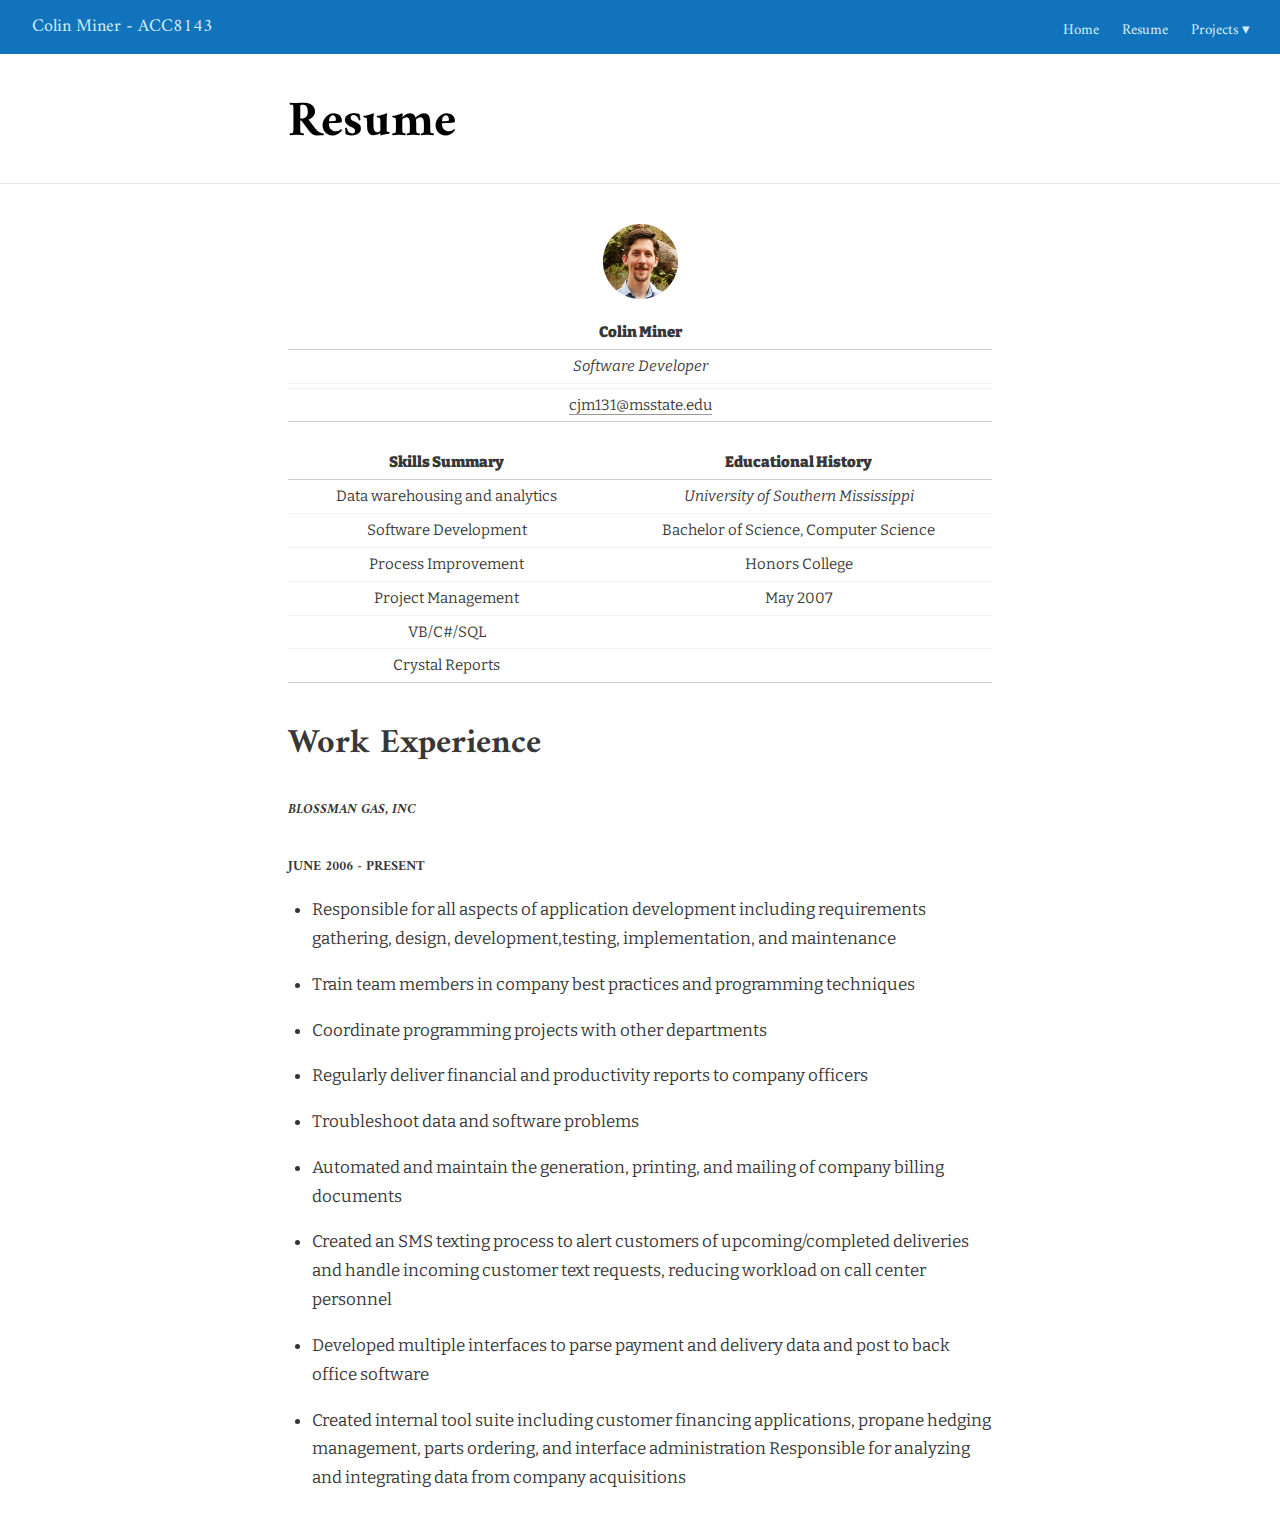
<file: docs/Resume.html>
<!DOCTYPE html>

<html xmlns="http://www.w3.org/1999/xhtml" lang="" xml:lang="">

<head>
  <meta charset="utf-8"/>
  <meta name="viewport" content="width=device-width, initial-scale=1"/>
  <meta http-equiv="X-UA-Compatible" content="IE=Edge,chrome=1"/>
  <meta name="generator" content="distill" />

  <style type="text/css">
  /* Hide doc at startup (prevent jankiness while JS renders/transforms) */
  body {
    visibility: hidden;
  }
  </style>

 <!--radix_placeholder_import_source-->
 <!--/radix_placeholder_import_source-->

<style type="text/css">code{white-space: pre;}</style>
<style type="text/css" data-origin="pandoc">
pre > code.sourceCode { white-space: pre; position: relative; }
pre > code.sourceCode > span { display: inline-block; line-height: 1.25; }
pre > code.sourceCode > span:empty { height: 1.2em; }
.sourceCode { overflow: visible; }
code.sourceCode > span { color: inherit; text-decoration: inherit; }
div.sourceCode { margin: 1em 0; }
pre.sourceCode { margin: 0; }
@media screen {
div.sourceCode { overflow: auto; }
}
@media print {
pre > code.sourceCode { white-space: pre-wrap; }
pre > code.sourceCode > span { text-indent: -5em; padding-left: 5em; }
}
pre.numberSource code
  { counter-reset: source-line 0; }
pre.numberSource code > span
  { position: relative; left: -4em; counter-increment: source-line; }
pre.numberSource code > span > a:first-child::before
  { content: counter(source-line);
    position: relative; left: -1em; text-align: right; vertical-align: baseline;
    border: none; display: inline-block;
    -webkit-touch-callout: none; -webkit-user-select: none;
    -khtml-user-select: none; -moz-user-select: none;
    -ms-user-select: none; user-select: none;
    padding: 0 4px; width: 4em;
    color: #aaaaaa;
  }
pre.numberSource { margin-left: 3em; border-left: 1px solid #aaaaaa;  padding-left: 4px; }
div.sourceCode
  {   }
@media screen {
pre > code.sourceCode > span > a:first-child::before { text-decoration: underline; }
}
code span.al { color: #ad0000; } /* Alert */
code span.an { color: #5e5e5e; } /* Annotation */
code span.at { } /* Attribute */
code span.bn { color: #ad0000; } /* BaseN */
code span.bu { } /* BuiltIn */
code span.cf { color: #007ba5; } /* ControlFlow */
code span.ch { color: #20794d; } /* Char */
code span.cn { color: #8f5902; } /* Constant */
code span.co { color: #5e5e5e; } /* Comment */
code span.cv { color: #5e5e5e; font-style: italic; } /* CommentVar */
code span.do { color: #5e5e5e; font-style: italic; } /* Documentation */
code span.dt { color: #ad0000; } /* DataType */
code span.dv { color: #ad0000; } /* DecVal */
code span.er { color: #ad0000; } /* Error */
code span.ex { } /* Extension */
code span.fl { color: #ad0000; } /* Float */
code span.fu { color: #4758ab; } /* Function */
code span.im { } /* Import */
code span.in { color: #5e5e5e; } /* Information */
code span.kw { color: #007ba5; } /* Keyword */
code span.op { color: #5e5e5e; } /* Operator */
code span.ot { color: #007ba5; } /* Other */
code span.pp { color: #ad0000; } /* Preprocessor */
code span.sc { color: #5e5e5e; } /* SpecialChar */
code span.ss { color: #20794d; } /* SpecialString */
code span.st { color: #20794d; } /* String */
code span.va { color: #111111; } /* Variable */
code span.vs { color: #20794d; } /* VerbatimString */
code span.wa { color: #5e5e5e; font-style: italic; } /* Warning */
</style>


  <!--radix_placeholder_meta_tags-->
  <title>Colin Miner - ACC8143: Resume</title>



  <!--  https://schema.org/Article -->
  <meta property="article:published" itemprop="datePublished" content="2021-12-07"/>
  <meta property="article:created" itemprop="dateCreated" content="2021-12-07"/>

  <!--  https://developers.facebook.com/docs/sharing/webmasters#markup -->
  <meta property="og:title" content="Colin Miner - ACC8143: Resume"/>
  <meta property="og:type" content="article"/>
  <meta property="og:locale" content="en_US"/>
  <meta property="og:site_name" content="Colin Miner - ACC8143"/>

  <!--  https://dev.twitter.com/cards/types/summary -->
  <meta property="twitter:card" content="summary"/>
  <meta property="twitter:title" content="Colin Miner - ACC8143: Resume"/>

  <!--/radix_placeholder_meta_tags-->
  <!--radix_placeholder_rmarkdown_metadata-->

  <script type="text/json" id="radix-rmarkdown-metadata">
  {"type":"list","attributes":{"names":{"type":"character","attributes":{},"value":["title","date","output"]}},"value":[{"type":"character","attributes":{},"value":["Resume"]},{"type":"character","attributes":{},"value":["2021-12-07"]},{"type":"character","attributes":{},"value":["distill::distill_article"]}]}
  </script>
  <!--/radix_placeholder_rmarkdown_metadata-->
  <!--radix_placeholder_navigation_in_header-->
  <meta name="distill:offset" content=""/>

  <script type="application/javascript">

    window.headroom_prevent_pin = false;

    window.document.addEventListener("DOMContentLoaded", function (event) {

      // initialize headroom for banner
      var header = $('header').get(0);
      var headerHeight = header.offsetHeight;
      var headroom = new Headroom(header, {
        tolerance: 5,
        onPin : function() {
          if (window.headroom_prevent_pin) {
            window.headroom_prevent_pin = false;
            headroom.unpin();
          }
        }
      });
      headroom.init();
      if(window.location.hash)
        headroom.unpin();
      $(header).addClass('headroom--transition');

      // offset scroll location for banner on hash change
      // (see: https://github.com/WickyNilliams/headroom.js/issues/38)
      window.addEventListener("hashchange", function(event) {
        window.scrollTo(0, window.pageYOffset - (headerHeight + 25));
      });

      // responsive menu
      $('.distill-site-header').each(function(i, val) {
        var topnav = $(this);
        var toggle = topnav.find('.nav-toggle');
        toggle.on('click', function() {
          topnav.toggleClass('responsive');
        });
      });

      // nav dropdowns
      $('.nav-dropbtn').click(function(e) {
        $(this).next('.nav-dropdown-content').toggleClass('nav-dropdown-active');
        $(this).parent().siblings('.nav-dropdown')
           .children('.nav-dropdown-content').removeClass('nav-dropdown-active');
      });
      $("body").click(function(e){
        $('.nav-dropdown-content').removeClass('nav-dropdown-active');
      });
      $(".nav-dropdown").click(function(e){
        e.stopPropagation();
      });
    });
  </script>

  <style type="text/css">

  /* Theme (user-documented overrideables for nav appearance) */

  .distill-site-nav {
    color: rgba(255, 255, 255, 0.8);
    background-color: #0F2E3D;
    font-size: 15px;
    font-weight: 300;
  }

  .distill-site-nav a {
    color: inherit;
    text-decoration: none;
  }

  .distill-site-nav a:hover {
    color: white;
  }

  @media print {
    .distill-site-nav {
      display: none;
    }
  }

  .distill-site-header {

  }

  .distill-site-footer {

  }


  /* Site Header */

  .distill-site-header {
    width: 100%;
    box-sizing: border-box;
    z-index: 3;
  }

  .distill-site-header .nav-left {
    display: inline-block;
    margin-left: 8px;
  }

  @media screen and (max-width: 768px) {
    .distill-site-header .nav-left {
      margin-left: 0;
    }
  }


  .distill-site-header .nav-right {
    float: right;
    margin-right: 8px;
  }

  .distill-site-header a,
  .distill-site-header .title {
    display: inline-block;
    text-align: center;
    padding: 14px 10px 14px 10px;
  }

  .distill-site-header .title {
    font-size: 18px;
    min-width: 150px;
  }

  .distill-site-header .logo {
    padding: 0;
  }

  .distill-site-header .logo img {
    display: none;
    max-height: 20px;
    width: auto;
    margin-bottom: -4px;
  }

  .distill-site-header .nav-image img {
    max-height: 18px;
    width: auto;
    display: inline-block;
    margin-bottom: -3px;
  }



  @media screen and (min-width: 1000px) {
    .distill-site-header .logo img {
      display: inline-block;
    }
    .distill-site-header .nav-left {
      margin-left: 20px;
    }
    .distill-site-header .nav-right {
      margin-right: 20px;
    }
    .distill-site-header .title {
      padding-left: 12px;
    }
  }


  .distill-site-header .nav-toggle {
    display: none;
  }

  .nav-dropdown {
    display: inline-block;
    position: relative;
  }

  .nav-dropdown .nav-dropbtn {
    border: none;
    outline: none;
    color: rgba(255, 255, 255, 0.8);
    padding: 16px 10px;
    background-color: transparent;
    font-family: inherit;
    font-size: inherit;
    font-weight: inherit;
    margin: 0;
    margin-top: 1px;
    z-index: 2;
  }

  .nav-dropdown-content {
    display: none;
    position: absolute;
    background-color: white;
    min-width: 200px;
    border: 1px solid rgba(0,0,0,0.15);
    border-radius: 4px;
    box-shadow: 0px 8px 16px 0px rgba(0,0,0,0.1);
    z-index: 1;
    margin-top: 2px;
    white-space: nowrap;
    padding-top: 4px;
    padding-bottom: 4px;
  }

  .nav-dropdown-content hr {
    margin-top: 4px;
    margin-bottom: 4px;
    border: none;
    border-bottom: 1px solid rgba(0, 0, 0, 0.1);
  }

  .nav-dropdown-active {
    display: block;
  }

  .nav-dropdown-content a, .nav-dropdown-content .nav-dropdown-header {
    color: black;
    padding: 6px 24px;
    text-decoration: none;
    display: block;
    text-align: left;
  }

  .nav-dropdown-content .nav-dropdown-header {
    display: block;
    padding: 5px 24px;
    padding-bottom: 0;
    text-transform: uppercase;
    font-size: 14px;
    color: #999999;
    white-space: nowrap;
  }

  .nav-dropdown:hover .nav-dropbtn {
    color: white;
  }

  .nav-dropdown-content a:hover {
    background-color: #ddd;
    color: black;
  }

  .nav-right .nav-dropdown-content {
    margin-left: -45%;
    right: 0;
  }

  @media screen and (max-width: 768px) {
    .distill-site-header a, .distill-site-header .nav-dropdown  {display: none;}
    .distill-site-header a.nav-toggle {
      float: right;
      display: block;
    }
    .distill-site-header .title {
      margin-left: 0;
    }
    .distill-site-header .nav-right {
      margin-right: 0;
    }
    .distill-site-header {
      overflow: hidden;
    }
    .nav-right .nav-dropdown-content {
      margin-left: 0;
    }
  }


  @media screen and (max-width: 768px) {
    .distill-site-header.responsive {position: relative; min-height: 500px; }
    .distill-site-header.responsive a.nav-toggle {
      position: absolute;
      right: 0;
      top: 0;
    }
    .distill-site-header.responsive a,
    .distill-site-header.responsive .nav-dropdown {
      display: block;
      text-align: left;
    }
    .distill-site-header.responsive .nav-left,
    .distill-site-header.responsive .nav-right {
      width: 100%;
    }
    .distill-site-header.responsive .nav-dropdown {float: none;}
    .distill-site-header.responsive .nav-dropdown-content {position: relative;}
    .distill-site-header.responsive .nav-dropdown .nav-dropbtn {
      display: block;
      width: 100%;
      text-align: left;
    }
  }

  /* Site Footer */

  .distill-site-footer {
    width: 100%;
    overflow: hidden;
    box-sizing: border-box;
    z-index: 3;
    margin-top: 30px;
    padding-top: 30px;
    padding-bottom: 30px;
    text-align: center;
  }

  /* Headroom */

  d-title {
    padding-top: 6rem;
  }

  @media print {
    d-title {
      padding-top: 4rem;
    }
  }

  .headroom {
    z-index: 1000;
    position: fixed;
    top: 0;
    left: 0;
    right: 0;
  }

  .headroom--transition {
    transition: all .4s ease-in-out;
  }

  .headroom--unpinned {
    top: -100px;
  }

  .headroom--pinned {
    top: 0;
  }

  /* adjust viewport for navbar height */
  /* helps vertically center bootstrap (non-distill) content */
  .min-vh-100 {
    min-height: calc(100vh - 100px) !important;
  }

  </style>

  <script src="site_libs/jquery-3.6.0/jquery-3.6.0.min.js"></script>
  <link href="site_libs/font-awesome-5.1.0/css/all.css" rel="stylesheet"/>
  <link href="site_libs/font-awesome-5.1.0/css/v4-shims.css" rel="stylesheet"/>
  <script src="site_libs/headroom-0.9.4/headroom.min.js"></script>
  <script src="site_libs/autocomplete-0.37.1/autocomplete.min.js"></script>
  <script src="site_libs/fuse-6.4.1/fuse.min.js"></script>

  <script type="application/javascript">

  function getMeta(metaName) {
    var metas = document.getElementsByTagName('meta');
    for (let i = 0; i < metas.length; i++) {
      if (metas[i].getAttribute('name') === metaName) {
        return metas[i].getAttribute('content');
      }
    }
    return '';
  }

  function offsetURL(url) {
    var offset = getMeta('distill:offset');
    return offset ? offset + '/' + url : url;
  }

  function createFuseIndex() {

    // create fuse index
    var options = {
      keys: [
        { name: 'title', weight: 20 },
        { name: 'categories', weight: 15 },
        { name: 'description', weight: 10 },
        { name: 'contents', weight: 5 },
      ],
      ignoreLocation: true,
      threshold: 0
    };
    var fuse = new window.Fuse([], options);

    // fetch the main search.json
    return fetch(offsetURL('search.json'))
      .then(function(response) {
        if (response.status == 200) {
          return response.json().then(function(json) {
            // index main articles
            json.articles.forEach(function(article) {
              fuse.add(article);
            });
            // download collections and index their articles
            return Promise.all(json.collections.map(function(collection) {
              return fetch(offsetURL(collection)).then(function(response) {
                if (response.status === 200) {
                  return response.json().then(function(articles) {
                    articles.forEach(function(article) {
                      fuse.add(article);
                    });
                  })
                } else {
                  return Promise.reject(
                    new Error('Unexpected status from search index request: ' +
                              response.status)
                  );
                }
              });
            })).then(function() {
              return fuse;
            });
          });

        } else {
          return Promise.reject(
            new Error('Unexpected status from search index request: ' +
                        response.status)
          );
        }
      });
  }

  window.document.addEventListener("DOMContentLoaded", function (event) {

    // get search element (bail if we don't have one)
    var searchEl = window.document.getElementById('distill-search');
    if (!searchEl)
      return;

    createFuseIndex()
      .then(function(fuse) {

        // make search box visible
        searchEl.classList.remove('hidden');

        // initialize autocomplete
        var options = {
          autoselect: true,
          hint: false,
          minLength: 2,
        };
        window.autocomplete(searchEl, options, [{
          source: function(query, callback) {
            const searchOptions = {
              isCaseSensitive: false,
              shouldSort: true,
              minMatchCharLength: 2,
              limit: 10,
            };
            var results = fuse.search(query, searchOptions);
            callback(results
              .map(function(result) { return result.item; })
            );
          },
          templates: {
            suggestion: function(suggestion) {
              var img = suggestion.preview && Object.keys(suggestion.preview).length > 0
                ? `<img src="${offsetURL(suggestion.preview)}"</img>`
                : '';
              var html = `
                <div class="search-item">
                  <h3>${suggestion.title}</h3>
                  <div class="search-item-description">
                    ${suggestion.description || ''}
                  </div>
                  <div class="search-item-preview">
                    ${img}
                  </div>
                </div>
              `;
              return html;
            }
          }
        }]).on('autocomplete:selected', function(event, suggestion) {
          window.location.href = offsetURL(suggestion.path);
        });
        // remove inline display style on autocompleter (we want to
        // manage responsive display via css)
        $('.algolia-autocomplete').css("display", "");
      })
      .catch(function(error) {
        console.log(error);
      });

  });

  </script>

  <style type="text/css">

  .nav-search {
    font-size: x-small;
  }

  /* Algolioa Autocomplete */

  .algolia-autocomplete {
    display: inline-block;
    margin-left: 10px;
    vertical-align: sub;
    background-color: white;
    color: black;
    padding: 6px;
    padding-top: 8px;
    padding-bottom: 0;
    border-radius: 6px;
    border: 1px #0F2E3D solid;
    width: 180px;
  }


  @media screen and (max-width: 768px) {
    .distill-site-nav .algolia-autocomplete {
      display: none;
      visibility: hidden;
    }
    .distill-site-nav.responsive .algolia-autocomplete {
      display: inline-block;
      visibility: visible;
    }
    .distill-site-nav.responsive .algolia-autocomplete .aa-dropdown-menu {
      margin-left: 0;
      width: 400px;
      max-height: 400px;
    }
  }

  .algolia-autocomplete .aa-input, .algolia-autocomplete .aa-hint {
    width: 90%;
    outline: none;
    border: none;
  }

  .algolia-autocomplete .aa-hint {
    color: #999;
  }
  .algolia-autocomplete .aa-dropdown-menu {
    width: 550px;
    max-height: 70vh;
    overflow-x: visible;
    overflow-y: scroll;
    padding: 5px;
    margin-top: 3px;
    margin-left: -150px;
    background-color: #fff;
    border-radius: 5px;
    border: 1px solid #999;
    border-top: none;
  }

  .algolia-autocomplete .aa-dropdown-menu .aa-suggestion {
    cursor: pointer;
    padding: 5px 4px;
    border-bottom: 1px solid #eee;
  }

  .algolia-autocomplete .aa-dropdown-menu .aa-suggestion:last-of-type {
    border-bottom: none;
    margin-bottom: 2px;
  }

  .algolia-autocomplete .aa-dropdown-menu .aa-suggestion .search-item {
    overflow: hidden;
    font-size: 0.8em;
    line-height: 1.4em;
  }

  .algolia-autocomplete .aa-dropdown-menu .aa-suggestion .search-item h3 {
    font-size: 1rem;
    margin-block-start: 0;
    margin-block-end: 5px;
  }

  .algolia-autocomplete .aa-dropdown-menu .aa-suggestion .search-item-description {
    display: inline-block;
    overflow: hidden;
    height: 2.8em;
    width: 80%;
    margin-right: 4%;
  }

  .algolia-autocomplete .aa-dropdown-menu .aa-suggestion .search-item-preview {
    display: inline-block;
    width: 15%;
  }

  .algolia-autocomplete .aa-dropdown-menu .aa-suggestion .search-item-preview img {
    height: 3em;
    width: auto;
    display: none;
  }

  .algolia-autocomplete .aa-dropdown-menu .aa-suggestion .search-item-preview img[src] {
    display: initial;
  }

  .algolia-autocomplete .aa-dropdown-menu .aa-suggestion.aa-cursor {
    background-color: #eee;
  }
  .algolia-autocomplete .aa-dropdown-menu .aa-suggestion em {
    font-weight: bold;
    font-style: normal;
  }

  </style>


  <!--/radix_placeholder_navigation_in_header-->
  <!--radix_placeholder_distill-->

  <style type="text/css">

  body {
    background-color: white;
  }

  .pandoc-table {
    width: 100%;
  }

  .pandoc-table>caption {
    margin-bottom: 10px;
  }

  .pandoc-table th:not([align]) {
    text-align: left;
  }

  .pagedtable-footer {
    font-size: 15px;
  }

  d-byline .byline {
    grid-template-columns: 2fr 2fr;
  }

  d-byline .byline h3 {
    margin-block-start: 1.5em;
  }

  d-byline .byline .authors-affiliations h3 {
    margin-block-start: 0.5em;
  }

  .authors-affiliations .orcid-id {
    width: 16px;
    height:16px;
    margin-left: 4px;
    margin-right: 4px;
    vertical-align: middle;
    padding-bottom: 2px;
  }

  d-title .dt-tags {
    margin-top: 1em;
    grid-column: text;
  }

  .dt-tags .dt-tag {
    text-decoration: none;
    display: inline-block;
    color: rgba(0,0,0,0.6);
    padding: 0em 0.4em;
    margin-right: 0.5em;
    margin-bottom: 0.4em;
    font-size: 70%;
    border: 1px solid rgba(0,0,0,0.2);
    border-radius: 3px;
    text-transform: uppercase;
    font-weight: 500;
  }

  d-article table.gt_table td,
  d-article table.gt_table th {
    border-bottom: none;
  }

  .html-widget {
    margin-bottom: 2.0em;
  }

  .l-screen-inset {
    padding-right: 16px;
  }

  .l-screen .caption {
    margin-left: 10px;
  }

  .shaded {
    background: rgb(247, 247, 247);
    padding-top: 20px;
    padding-bottom: 20px;
    border-top: 1px solid rgba(0, 0, 0, 0.1);
    border-bottom: 1px solid rgba(0, 0, 0, 0.1);
  }

  .shaded .html-widget {
    margin-bottom: 0;
    border: 1px solid rgba(0, 0, 0, 0.1);
  }

  .shaded .shaded-content {
    background: white;
  }

  .text-output {
    margin-top: 0;
    line-height: 1.5em;
  }

  .hidden {
    display: none !important;
  }

  d-article {
    padding-top: 2.5rem;
    padding-bottom: 30px;
  }

  d-appendix {
    padding-top: 30px;
  }

  d-article>p>img {
    width: 100%;
  }

  d-article h2 {
    margin: 1rem 0 1.5rem 0;
  }

  d-article h3 {
    margin-top: 1.5rem;
  }

  d-article iframe {
    border: 1px solid rgba(0, 0, 0, 0.1);
    margin-bottom: 2.0em;
    width: 100%;
  }

  /* Tweak code blocks */

  d-article div.sourceCode code,
  d-article pre code {
    font-family: Consolas, Monaco, 'Andale Mono', 'Ubuntu Mono', monospace;
  }

  d-article pre,
  d-article div.sourceCode,
  d-article div.sourceCode pre {
    overflow: auto;
  }

  d-article div.sourceCode {
    background-color: white;
  }

  d-article div.sourceCode pre {
    padding-left: 10px;
    font-size: 12px;
    border-left: 2px solid rgba(0,0,0,0.1);
  }

  d-article pre {
    font-size: 12px;
    color: black;
    background: none;
    margin-top: 0;
    text-align: left;
    white-space: pre;
    word-spacing: normal;
    word-break: normal;
    word-wrap: normal;
    line-height: 1.5;

    -moz-tab-size: 4;
    -o-tab-size: 4;
    tab-size: 4;

    -webkit-hyphens: none;
    -moz-hyphens: none;
    -ms-hyphens: none;
    hyphens: none;
  }

  d-article pre a {
    border-bottom: none;
  }

  d-article pre a:hover {
    border-bottom: none;
    text-decoration: underline;
  }

  d-article details {
    grid-column: text;
    margin-bottom: 0.8em;
  }

  @media(min-width: 768px) {

  d-article pre,
  d-article div.sourceCode,
  d-article div.sourceCode pre {
    overflow: visible !important;
  }

  d-article div.sourceCode pre {
    padding-left: 18px;
    font-size: 14px;
  }

  d-article pre {
    font-size: 14px;
  }

  }

  figure img.external {
    background: white;
    border: 1px solid rgba(0, 0, 0, 0.1);
    box-shadow: 0 1px 8px rgba(0, 0, 0, 0.1);
    padding: 18px;
    box-sizing: border-box;
  }

  /* CSS for d-contents */

  .d-contents {
    grid-column: text;
    color: rgba(0,0,0,0.8);
    font-size: 0.9em;
    padding-bottom: 1em;
    margin-bottom: 1em;
    padding-bottom: 0.5em;
    margin-bottom: 1em;
    padding-left: 0.25em;
    justify-self: start;
  }

  @media(min-width: 1000px) {
    .d-contents.d-contents-float {
      height: 0;
      grid-column-start: 1;
      grid-column-end: 4;
      justify-self: center;
      padding-right: 3em;
      padding-left: 2em;
    }
  }

  .d-contents nav h3 {
    font-size: 18px;
    margin-top: 0;
    margin-bottom: 1em;
  }

  .d-contents li {
    list-style-type: none
  }

  .d-contents nav > ul {
    padding-left: 0;
  }

  .d-contents ul {
    padding-left: 1em
  }

  .d-contents nav ul li {
    margin-top: 0.6em;
    margin-bottom: 0.2em;
  }

  .d-contents nav a {
    font-size: 13px;
    border-bottom: none;
    text-decoration: none
    color: rgba(0, 0, 0, 0.8);
  }

  .d-contents nav a:hover {
    text-decoration: underline solid rgba(0, 0, 0, 0.6)
  }

  .d-contents nav > ul > li > a {
    font-weight: 600;
  }

  .d-contents nav > ul > li > ul {
    font-weight: inherit;
  }

  .d-contents nav > ul > li > ul > li {
    margin-top: 0.2em;
  }


  .d-contents nav ul {
    margin-top: 0;
    margin-bottom: 0.25em;
  }

  .d-article-with-toc h2:nth-child(2) {
    margin-top: 0;
  }


  /* Figure */

  .figure {
    position: relative;
    margin-bottom: 2.5em;
    margin-top: 1.5em;
  }

  .figure img {
    width: 100%;
  }

  .figure .caption {
    color: rgba(0, 0, 0, 0.6);
    font-size: 12px;
    line-height: 1.5em;
  }

  .figure img.external {
    background: white;
    border: 1px solid rgba(0, 0, 0, 0.1);
    box-shadow: 0 1px 8px rgba(0, 0, 0, 0.1);
    padding: 18px;
    box-sizing: border-box;
  }

  .figure .caption a {
    color: rgba(0, 0, 0, 0.6);
  }

  .figure .caption b,
  .figure .caption strong, {
    font-weight: 600;
    color: rgba(0, 0, 0, 1.0);
  }

  /* Citations */

  d-article .citation {
    color: inherit;
    cursor: inherit;
  }

  div.hanging-indent{
    margin-left: 1em; text-indent: -1em;
  }

  /* Citation hover box */

  .tippy-box[data-theme~=light-border] {
    background-color: rgba(250, 250, 250, 0.95);
  }

  .tippy-content > p {
    margin-bottom: 0;
    padding: 2px;
  }


  /* Tweak 1000px media break to show more text */

  @media(min-width: 1000px) {
    .base-grid,
    distill-header,
    d-title,
    d-abstract,
    d-article,
    d-appendix,
    distill-appendix,
    d-byline,
    d-footnote-list,
    d-citation-list,
    distill-footer {
      grid-template-columns: [screen-start] 1fr [page-start kicker-start] 80px [middle-start] 50px [text-start kicker-end] 65px 65px 65px 65px 65px 65px 65px 65px [text-end gutter-start] 65px [middle-end] 65px [page-end gutter-end] 1fr [screen-end];
      grid-column-gap: 16px;
    }

    .grid {
      grid-column-gap: 16px;
    }

    d-article {
      font-size: 1.06rem;
      line-height: 1.7em;
    }
    figure .caption, .figure .caption, figure figcaption {
      font-size: 13px;
    }
  }

  @media(min-width: 1180px) {
    .base-grid,
    distill-header,
    d-title,
    d-abstract,
    d-article,
    d-appendix,
    distill-appendix,
    d-byline,
    d-footnote-list,
    d-citation-list,
    distill-footer {
      grid-template-columns: [screen-start] 1fr [page-start kicker-start] 60px [middle-start] 60px [text-start kicker-end] 60px 60px 60px 60px 60px 60px 60px 60px [text-end gutter-start] 60px [middle-end] 60px [page-end gutter-end] 1fr [screen-end];
      grid-column-gap: 32px;
    }

    .grid {
      grid-column-gap: 32px;
    }
  }


  /* Get the citation styles for the appendix (not auto-injected on render since
     we do our own rendering of the citation appendix) */

  d-appendix .citation-appendix,
  .d-appendix .citation-appendix {
    font-size: 11px;
    line-height: 15px;
    border-left: 1px solid rgba(0, 0, 0, 0.1);
    padding-left: 18px;
    border: 1px solid rgba(0,0,0,0.1);
    background: rgba(0, 0, 0, 0.02);
    padding: 10px 18px;
    border-radius: 3px;
    color: rgba(150, 150, 150, 1);
    overflow: hidden;
    margin-top: -12px;
    white-space: pre-wrap;
    word-wrap: break-word;
  }

  /* Include appendix styles here so they can be overridden */

  d-appendix {
    contain: layout style;
    font-size: 0.8em;
    line-height: 1.7em;
    margin-top: 60px;
    margin-bottom: 0;
    border-top: 1px solid rgba(0, 0, 0, 0.1);
    color: rgba(0,0,0,0.5);
    padding-top: 60px;
    padding-bottom: 48px;
  }

  d-appendix h3 {
    grid-column: page-start / text-start;
    font-size: 15px;
    font-weight: 500;
    margin-top: 1em;
    margin-bottom: 0;
    color: rgba(0,0,0,0.65);
  }

  d-appendix h3 + * {
    margin-top: 1em;
  }

  d-appendix ol {
    padding: 0 0 0 15px;
  }

  @media (min-width: 768px) {
    d-appendix ol {
      padding: 0 0 0 30px;
      margin-left: -30px;
    }
  }

  d-appendix li {
    margin-bottom: 1em;
  }

  d-appendix a {
    color: rgba(0, 0, 0, 0.6);
  }

  d-appendix > * {
    grid-column: text;
  }

  d-appendix > d-footnote-list,
  d-appendix > d-citation-list,
  d-appendix > distill-appendix {
    grid-column: screen;
  }

  /* Include footnote styles here so they can be overridden */

  d-footnote-list {
    contain: layout style;
  }

  d-footnote-list > * {
    grid-column: text;
  }

  d-footnote-list a.footnote-backlink {
    color: rgba(0,0,0,0.3);
    padding-left: 0.5em;
  }



  /* Anchor.js */

  .anchorjs-link {
    /*transition: all .25s linear; */
    text-decoration: none;
    border-bottom: none;
  }
  *:hover > .anchorjs-link {
    margin-left: -1.125em !important;
    text-decoration: none;
    border-bottom: none;
  }

  /* Social footer */

  .social_footer {
    margin-top: 30px;
    margin-bottom: 0;
    color: rgba(0,0,0,0.67);
  }

  .disqus-comments {
    margin-right: 30px;
  }

  .disqus-comment-count {
    border-bottom: 1px solid rgba(0, 0, 0, 0.4);
    cursor: pointer;
  }

  #disqus_thread {
    margin-top: 30px;
  }

  .article-sharing a {
    border-bottom: none;
    margin-right: 8px;
  }

  .article-sharing a:hover {
    border-bottom: none;
  }

  .sidebar-section.subscribe {
    font-size: 12px;
    line-height: 1.6em;
  }

  .subscribe p {
    margin-bottom: 0.5em;
  }


  .article-footer .subscribe {
    font-size: 15px;
    margin-top: 45px;
  }


  .sidebar-section.custom {
    font-size: 12px;
    line-height: 1.6em;
  }

  .custom p {
    margin-bottom: 0.5em;
  }

  /* Styles for listing layout (hide title) */
  .layout-listing d-title, .layout-listing .d-title {
    display: none;
  }

  /* Styles for posts lists (not auto-injected) */


  .posts-with-sidebar {
    padding-left: 45px;
    padding-right: 45px;
  }

  .posts-list .description h2,
  .posts-list .description p {
    font-family: -apple-system, BlinkMacSystemFont, "Segoe UI", Roboto, Oxygen, Ubuntu, Cantarell, "Fira Sans", "Droid Sans", "Helvetica Neue", Arial, sans-serif;
  }

  .posts-list .description h2 {
    font-weight: 700;
    border-bottom: none;
    padding-bottom: 0;
  }

  .posts-list h2.post-tag {
    border-bottom: 1px solid rgba(0, 0, 0, 0.2);
    padding-bottom: 12px;
  }
  .posts-list {
    margin-top: 60px;
    margin-bottom: 24px;
  }

  .posts-list .post-preview {
    text-decoration: none;
    overflow: hidden;
    display: block;
    border-bottom: 1px solid rgba(0, 0, 0, 0.1);
    padding: 24px 0;
  }

  .post-preview-last {
    border-bottom: none !important;
  }

  .posts-list .posts-list-caption {
    grid-column: screen;
    font-weight: 400;
  }

  .posts-list .post-preview h2 {
    margin: 0 0 6px 0;
    line-height: 1.2em;
    font-style: normal;
    font-size: 24px;
  }

  .posts-list .post-preview p {
    margin: 0 0 12px 0;
    line-height: 1.4em;
    font-size: 16px;
  }

  .posts-list .post-preview .thumbnail {
    box-sizing: border-box;
    margin-bottom: 24px;
    position: relative;
    max-width: 500px;
  }
  .posts-list .post-preview img {
    width: 100%;
    display: block;
  }

  .posts-list .metadata {
    font-size: 12px;
    line-height: 1.4em;
    margin-bottom: 18px;
  }

  .posts-list .metadata > * {
    display: inline-block;
  }

  .posts-list .metadata .publishedDate {
    margin-right: 2em;
  }

  .posts-list .metadata .dt-authors {
    display: block;
    margin-top: 0.3em;
    margin-right: 2em;
  }

  .posts-list .dt-tags {
    display: block;
    line-height: 1em;
  }

  .posts-list .dt-tags .dt-tag {
    display: inline-block;
    color: rgba(0,0,0,0.6);
    padding: 0.3em 0.4em;
    margin-right: 0.2em;
    margin-bottom: 0.4em;
    font-size: 60%;
    border: 1px solid rgba(0,0,0,0.2);
    border-radius: 3px;
    text-transform: uppercase;
    font-weight: 500;
  }

  .posts-list img {
    opacity: 1;
  }

  .posts-list img[data-src] {
    opacity: 0;
  }

  .posts-more {
    clear: both;
  }


  .posts-sidebar {
    font-size: 16px;
  }

  .posts-sidebar h3 {
    font-size: 16px;
    margin-top: 0;
    margin-bottom: 0.5em;
    font-weight: 400;
    text-transform: uppercase;
  }

  .sidebar-section {
    margin-bottom: 30px;
  }

  .categories ul {
    list-style-type: none;
    margin: 0;
    padding: 0;
  }

  .categories li {
    color: rgba(0, 0, 0, 0.8);
    margin-bottom: 0;
  }

  .categories li>a {
    border-bottom: none;
  }

  .categories li>a:hover {
    border-bottom: 1px solid rgba(0, 0, 0, 0.4);
  }

  .categories .active {
    font-weight: 600;
  }

  .categories .category-count {
    color: rgba(0, 0, 0, 0.4);
  }


  @media(min-width: 768px) {
    .posts-list .post-preview h2 {
      font-size: 26px;
    }
    .posts-list .post-preview .thumbnail {
      float: right;
      width: 30%;
      margin-bottom: 0;
    }
    .posts-list .post-preview .description {
      float: left;
      width: 45%;
    }
    .posts-list .post-preview .metadata {
      float: left;
      width: 20%;
      margin-top: 8px;
    }
    .posts-list .post-preview p {
      margin: 0 0 12px 0;
      line-height: 1.5em;
      font-size: 16px;
    }
    .posts-with-sidebar .posts-list {
      float: left;
      width: 75%;
    }
    .posts-with-sidebar .posts-sidebar {
      float: right;
      width: 20%;
      margin-top: 60px;
      padding-top: 24px;
      padding-bottom: 24px;
    }
  }


  /* Improve display for browsers without grid (IE/Edge <= 15) */

  .downlevel {
    line-height: 1.6em;
    font-family: -apple-system, BlinkMacSystemFont, "Segoe UI", Roboto, Oxygen, Ubuntu, Cantarell, "Fira Sans", "Droid Sans", "Helvetica Neue", Arial, sans-serif;
    margin: 0;
  }

  .downlevel .d-title {
    padding-top: 6rem;
    padding-bottom: 1.5rem;
  }

  .downlevel .d-title h1 {
    font-size: 50px;
    font-weight: 700;
    line-height: 1.1em;
    margin: 0 0 0.5rem;
  }

  .downlevel .d-title p {
    font-weight: 300;
    font-size: 1.2rem;
    line-height: 1.55em;
    margin-top: 0;
  }

  .downlevel .d-byline {
    padding-top: 0.8em;
    padding-bottom: 0.8em;
    font-size: 0.8rem;
    line-height: 1.8em;
  }

  .downlevel .section-separator {
    border: none;
    border-top: 1px solid rgba(0, 0, 0, 0.1);
  }

  .downlevel .d-article {
    font-size: 1.06rem;
    line-height: 1.7em;
    padding-top: 1rem;
    padding-bottom: 2rem;
  }


  .downlevel .d-appendix {
    padding-left: 0;
    padding-right: 0;
    max-width: none;
    font-size: 0.8em;
    line-height: 1.7em;
    margin-bottom: 0;
    color: rgba(0,0,0,0.5);
    padding-top: 40px;
    padding-bottom: 48px;
  }

  .downlevel .footnotes ol {
    padding-left: 13px;
  }

  .downlevel .base-grid,
  .downlevel .distill-header,
  .downlevel .d-title,
  .downlevel .d-abstract,
  .downlevel .d-article,
  .downlevel .d-appendix,
  .downlevel .distill-appendix,
  .downlevel .d-byline,
  .downlevel .d-footnote-list,
  .downlevel .d-citation-list,
  .downlevel .distill-footer,
  .downlevel .appendix-bottom,
  .downlevel .posts-container {
    padding-left: 40px;
    padding-right: 40px;
  }

  @media(min-width: 768px) {
    .downlevel .base-grid,
    .downlevel .distill-header,
    .downlevel .d-title,
    .downlevel .d-abstract,
    .downlevel .d-article,
    .downlevel .d-appendix,
    .downlevel .distill-appendix,
    .downlevel .d-byline,
    .downlevel .d-footnote-list,
    .downlevel .d-citation-list,
    .downlevel .distill-footer,
    .downlevel .appendix-bottom,
    .downlevel .posts-container {
    padding-left: 150px;
    padding-right: 150px;
    max-width: 900px;
  }
  }

  .downlevel pre code {
    display: block;
    border-left: 2px solid rgba(0, 0, 0, .1);
    padding: 0 0 0 20px;
    font-size: 14px;
  }

  .downlevel code, .downlevel pre {
    color: black;
    background: none;
    font-family: Consolas, Monaco, 'Andale Mono', 'Ubuntu Mono', monospace;
    text-align: left;
    white-space: pre;
    word-spacing: normal;
    word-break: normal;
    word-wrap: normal;
    line-height: 1.5;

    -moz-tab-size: 4;
    -o-tab-size: 4;
    tab-size: 4;

    -webkit-hyphens: none;
    -moz-hyphens: none;
    -ms-hyphens: none;
    hyphens: none;
  }

  .downlevel .posts-list .post-preview {
    color: inherit;
  }



  </style>

  <script type="application/javascript">

  function is_downlevel_browser() {
    if (bowser.isUnsupportedBrowser({ msie: "12", msedge: "16"},
                                   window.navigator.userAgent)) {
      return true;
    } else {
      return window.load_distill_framework === undefined;
    }
  }

  // show body when load is complete
  function on_load_complete() {

    // add anchors
    if (window.anchors) {
      window.anchors.options.placement = 'left';
      window.anchors.add('d-article > h2, d-article > h3, d-article > h4, d-article > h5');
    }


    // set body to visible
    document.body.style.visibility = 'visible';

    // force redraw for leaflet widgets
    if (window.HTMLWidgets) {
      var maps = window.HTMLWidgets.findAll(".leaflet");
      $.each(maps, function(i, el) {
        var map = this.getMap();
        map.invalidateSize();
        map.eachLayer(function(layer) {
          if (layer instanceof L.TileLayer)
            layer.redraw();
        });
      });
    }

    // trigger 'shown' so htmlwidgets resize
    $('d-article').trigger('shown');
  }

  function init_distill() {

    init_common();

    // create front matter
    var front_matter = $('<d-front-matter></d-front-matter>');
    $('#distill-front-matter').wrap(front_matter);

    // create d-title
    $('.d-title').changeElementType('d-title');

    // create d-byline
    var byline = $('<d-byline></d-byline>');
    $('.d-byline').replaceWith(byline);

    // create d-article
    var article = $('<d-article></d-article>');
    $('.d-article').wrap(article).children().unwrap();

    // move posts container into article
    $('.posts-container').appendTo($('d-article'));

    // create d-appendix
    $('.d-appendix').changeElementType('d-appendix');

    // flag indicating that we have appendix items
    var appendix = $('.appendix-bottom').children('h3').length > 0;

    // replace footnotes with <d-footnote>
    $('.footnote-ref').each(function(i, val) {
      appendix = true;
      var href = $(this).attr('href');
      var id = href.replace('#', '');
      var fn = $('#' + id);
      var fn_p = $('#' + id + '>p');
      fn_p.find('.footnote-back').remove();
      var text = fn_p.html();
      var dtfn = $('<d-footnote></d-footnote>');
      dtfn.html(text);
      $(this).replaceWith(dtfn);
    });
    // remove footnotes
    $('.footnotes').remove();

    // move refs into #references-listing
    $('#references-listing').replaceWith($('#refs'));

    $('h1.appendix, h2.appendix').each(function(i, val) {
      $(this).changeElementType('h3');
    });
    $('h3.appendix').each(function(i, val) {
      var id = $(this).attr('id');
      $('.d-contents a[href="#' + id + '"]').parent().remove();
      appendix = true;
      $(this).nextUntil($('h1, h2, h3')).addBack().appendTo($('d-appendix'));
    });

    // show d-appendix if we have appendix content
    $("d-appendix").css('display', appendix ? 'grid' : 'none');

    // localize layout chunks to just output
    $('.layout-chunk').each(function(i, val) {

      // capture layout
      var layout = $(this).attr('data-layout');

      // apply layout to markdown level block elements
      var elements = $(this).children().not('details, div.sourceCode, pre, script');
      elements.each(function(i, el) {
        var layout_div = $('<div class="' + layout + '"></div>');
        if (layout_div.hasClass('shaded')) {
          var shaded_content = $('<div class="shaded-content"></div>');
          $(this).wrap(shaded_content);
          $(this).parent().wrap(layout_div);
        } else {
          $(this).wrap(layout_div);
        }
      });


      // unwrap the layout-chunk div
      $(this).children().unwrap();
    });

    // remove code block used to force  highlighting css
    $('.distill-force-highlighting-css').parent().remove();

    // remove empty line numbers inserted by pandoc when using a
    // custom syntax highlighting theme
    $('code.sourceCode a:empty').remove();

    // load distill framework
    load_distill_framework();

    // wait for window.distillRunlevel == 4 to do post processing
    function distill_post_process() {

      if (!window.distillRunlevel || window.distillRunlevel < 4)
        return;

      // hide author/affiliations entirely if we have no authors
      var front_matter = JSON.parse($("#distill-front-matter").html());
      var have_authors = front_matter.authors && front_matter.authors.length > 0;
      if (!have_authors)
        $('d-byline').addClass('hidden');

      // article with toc class
      $('.d-contents').parent().addClass('d-article-with-toc');

      // strip links that point to #
      $('.authors-affiliations').find('a[href="#"]').removeAttr('href');

      // add orcid ids
      $('.authors-affiliations').find('.author').each(function(i, el) {
        var orcid_id = front_matter.authors[i].orcidID;
        if (orcid_id) {
          var a = $('<a></a>');
          a.attr('href', 'https://orcid.org/' + orcid_id);
          var img = $('<img></img>');
          img.addClass('orcid-id');
          img.attr('alt', 'ORCID ID');
          img.attr('src','[data-uri]');
          a.append(img);
          $(this).append(a);
        }
      });

      // hide elements of author/affiliations grid that have no value
      function hide_byline_column(caption) {
        $('d-byline').find('h3:contains("' + caption + '")').parent().css('visibility', 'hidden');
      }

      // affiliations
      var have_affiliations = false;
      for (var i = 0; i<front_matter.authors.length; ++i) {
        var author = front_matter.authors[i];
        if (author.affiliation !== "&nbsp;") {
          have_affiliations = true;
          break;
        }
      }
      if (!have_affiliations)
        $('d-byline').find('h3:contains("Affiliations")').css('visibility', 'hidden');

      // published date
      if (!front_matter.publishedDate)
        hide_byline_column("Published");

      // document object identifier
      var doi = $('d-byline').find('h3:contains("DOI")');
      var doi_p = doi.next().empty();
      if (!front_matter.doi) {
        // if we have a citation and valid citationText then link to that
        if ($('#citation').length > 0 && front_matter.citationText) {
          doi.html('Citation');
          $('<a href="#citation"></a>')
            .text(front_matter.citationText)
            .appendTo(doi_p);
        } else {
          hide_byline_column("DOI");
        }
      } else {
        $('<a></a>')
           .attr('href', "https://doi.org/" + front_matter.doi)
           .html(front_matter.doi)
           .appendTo(doi_p);
      }

       // change plural form of authors/affiliations
      if (front_matter.authors.length === 1) {
        var grid = $('.authors-affiliations');
        grid.children('h3:contains("Authors")').text('Author');
        grid.children('h3:contains("Affiliations")').text('Affiliation');
      }

      // remove d-appendix and d-footnote-list local styles
      $('d-appendix > style:first-child').remove();
      $('d-footnote-list > style:first-child').remove();

      // move appendix-bottom entries to the bottom
      $('.appendix-bottom').appendTo('d-appendix').children().unwrap();
      $('.appendix-bottom').remove();

      // hoverable references
      $('span.citation[data-cites]').each(function() {
        var refs = $(this).attr('data-cites').split(" ");
        var refHtml = refs.map(function(ref) {
          return "<p>" + $('#ref-' + ref).html() + "</p>";
        }).join("\n");
        window.tippy(this, {
          allowHTML: true,
          content: refHtml,
          maxWidth: 500,
          interactive: true,
          interactiveBorder: 10,
          theme: 'light-border',
          placement: 'bottom-start'
        });
      });

      // clear polling timer
      clearInterval(tid);

      // show body now that everything is ready
      on_load_complete();
    }

    var tid = setInterval(distill_post_process, 50);
    distill_post_process();

  }

  function init_downlevel() {

    init_common();

     // insert hr after d-title
    $('.d-title').after($('<hr class="section-separator"/>'));

    // check if we have authors
    var front_matter = JSON.parse($("#distill-front-matter").html());
    var have_authors = front_matter.authors && front_matter.authors.length > 0;

    // manage byline/border
    if (!have_authors)
      $('.d-byline').remove();
    $('.d-byline').after($('<hr class="section-separator"/>'));
    $('.d-byline a').remove();

    // remove toc
    $('.d-contents').remove();

    // move appendix elements
    $('h1.appendix, h2.appendix').each(function(i, val) {
      $(this).changeElementType('h3');
    });
    $('h3.appendix').each(function(i, val) {
      $(this).nextUntil($('h1, h2, h3')).addBack().appendTo($('.d-appendix'));
    });


    // inject headers into references and footnotes
    var refs_header = $('<h3></h3>');
    refs_header.text('References');
    $('#refs').prepend(refs_header);

    var footnotes_header = $('<h3></h3');
    footnotes_header.text('Footnotes');
    $('.footnotes').children('hr').first().replaceWith(footnotes_header);

    // move appendix-bottom entries to the bottom
    $('.appendix-bottom').appendTo('.d-appendix').children().unwrap();
    $('.appendix-bottom').remove();

    // remove appendix if it's empty
    if ($('.d-appendix').children().length === 0)
      $('.d-appendix').remove();

    // prepend separator above appendix
    $('.d-appendix').before($('<hr class="section-separator" style="clear: both"/>'));

    // trim code
    $('pre>code').each(function(i, val) {
      $(this).html($.trim($(this).html()));
    });

    // move posts-container right before article
    $('.posts-container').insertBefore($('.d-article'));

    $('body').addClass('downlevel');

    on_load_complete();
  }


  function init_common() {

    // jquery plugin to change element types
    (function($) {
      $.fn.changeElementType = function(newType) {
        var attrs = {};

        $.each(this[0].attributes, function(idx, attr) {
          attrs[attr.nodeName] = attr.nodeValue;
        });

        this.replaceWith(function() {
          return $("<" + newType + "/>", attrs).append($(this).contents());
        });
      };
    })(jQuery);

    // prevent underline for linked images
    $('a > img').parent().css({'border-bottom' : 'none'});

    // mark non-body figures created by knitr chunks as 100% width
    $('.layout-chunk').each(function(i, val) {
      var figures = $(this).find('img, .html-widget');
      if ($(this).attr('data-layout') !== "l-body") {
        figures.css('width', '100%');
      } else {
        figures.css('max-width', '100%');
        figures.filter("[width]").each(function(i, val) {
          var fig = $(this);
          fig.css('width', fig.attr('width') + 'px');
        });

      }
    });

    // auto-append index.html to post-preview links in file: protocol
    // and in rstudio ide preview
    $('.post-preview').each(function(i, val) {
      if (window.location.protocol === "file:")
        $(this).attr('href', $(this).attr('href') + "index.html");
    });

    // get rid of index.html references in header
    if (window.location.protocol !== "file:") {
      $('.distill-site-header a[href]').each(function(i,val) {
        $(this).attr('href', $(this).attr('href').replace("index.html", "./"));
      });
    }

    // add class to pandoc style tables
    $('tr.header').parent('thead').parent('table').addClass('pandoc-table');
    $('.kable-table').children('table').addClass('pandoc-table');

    // add figcaption style to table captions
    $('caption').parent('table').addClass("figcaption");

    // initialize posts list
    if (window.init_posts_list)
      window.init_posts_list();

    // implmement disqus comment link
    $('.disqus-comment-count').click(function() {
      window.headroom_prevent_pin = true;
      $('#disqus_thread').toggleClass('hidden');
      if (!$('#disqus_thread').hasClass('hidden')) {
        var offset = $(this).offset();
        $(window).resize();
        $('html, body').animate({
          scrollTop: offset.top - 35
        });
      }
    });
  }

  document.addEventListener('DOMContentLoaded', function() {
    if (is_downlevel_browser())
      init_downlevel();
    else
      window.addEventListener('WebComponentsReady', init_distill);
  });

  </script>

  <style type="text/css">
  /* base variables */

  /* Edit the CSS properties in this file to create a custom
     Distill theme. Only edit values in the right column
     for each row; values shown are the CSS defaults.
     To return any property to the default,
     you may set its value to: unset
     All rows must end with a semi-colon.                      */

  /* Optional: embed custom fonts here with `@import`          */
  /* This must remain at the top of this file.                 */



  html {
    /*-- Main font sizes --*/
    --title-size:      50px;
    --body-size:       1.06rem;
    --code-size:       14px;
    --aside-size:      12px;
    --fig-cap-size:    13px;
    /*-- Main font colors --*/
    --title-color:     #000000;
    --header-color:    rgba(0, 0, 0, 0.8);
    --body-color:      rgba(0, 0, 0, 0.8);
    --aside-color:     rgba(0, 0, 0, 0.6);
    --fig-cap-color:   rgba(0, 0, 0, 0.6);
    /*-- Specify custom fonts ~~~ must be imported above   --*/
    --heading-font:    sans-serif;
    --mono-font:       monospace;
    --body-font:       sans-serif;
    --navbar-font:     sans-serif;  /* websites + blogs only */
  }

  /*-- ARTICLE METADATA --*/
  d-byline {
    --heading-size:    0.6rem;
    --heading-color:   rgba(0, 0, 0, 0.5);
    --body-size:       0.8rem;
    --body-color:      rgba(0, 0, 0, 0.8);
  }

  /*-- ARTICLE TABLE OF CONTENTS --*/
  .d-contents {
    --heading-size:    18px;
    --contents-size:   13px;
  }

  /*-- ARTICLE APPENDIX --*/
  d-appendix {
    --heading-size:    15px;
    --heading-color:   rgba(0, 0, 0, 0.65);
    --text-size:       0.8em;
    --text-color:      rgba(0, 0, 0, 0.5);
  }

  /*-- WEBSITE HEADER + FOOTER --*/
  /* These properties only apply to Distill sites and blogs  */

  .distill-site-header {
    --title-size:       18px;
    --text-color:       rgba(255, 255, 255, 0.8);
    --text-size:        15px;
    --hover-color:      white;
    --bkgd-color:       #0F2E3D;
  }

  .distill-site-footer {
    --text-color:       rgba(255, 255, 255, 0.8);
    --text-size:        15px;
    --hover-color:      white;
    --bkgd-color:       #0F2E3D;
  }

  /*-- Additional custom styles --*/
  /* Add any additional CSS rules below                      */
  </style>
  <style type="text/css">
  /* base variables */

  /* Edit the CSS properties in this file to create a custom
     Distill theme. Only edit values in the right column
     for each row; values shown are the CSS defaults.
     To return any property to the default,
     you may set its value to: unset
     All rows must end with a semi-colon.                      */

  /* Optional: embed custom fonts here with `@import`          */
  @import url('https://fonts.googleapis.com/css2?family=Amiri');
  @import url('https://fonts.googleapis.com/css2?family=Bitter');
  @import url('https://fonts.googleapis.com/css2?family=DM+Mono');
  /* This must remain at the top of this file.                 */



  html {
    /*-- Main font sizes --*/
    --title-size:      50px;
    --body-size:       1.06rem;
    --code-size:       14px;
    --aside-size:      12px;
    --fig-cap-size:    13px;
    /*-- Main font colors --*/
    --title-color:     #000000;
    --header-color:    rgba(0, 0, 0, 0.8);
    --body-color:      rgba(0, 0, 0, 0.8);
    --aside-color:     rgba(0, 0, 0, 0.6);
    --fig-cap-color:   rgba(0, 0, 0, 0.6);
    /*-- Specify custom fonts ~~~ must be imported above   --*/
    --heading-font:    "Amiri", serif;
    --mono-font:       "DM Mono", monospace;
    --body-font:       "Bitter", sans-serif;
    --navbar-font:     "Amiri", serif;
  }

  /*-- ARTICLE METADATA --*/
  d-byline {
    --heading-size:    0.6rem;
    --heading-color:   rgba(0, 0, 0, 0.5);
    --body-size:       0.8rem;
    --body-color:      rgba(0, 0, 0, 0.8);
  }

  /*-- ARTICLE TABLE OF CONTENTS --*/
  .d-contents {
    --heading-size:    18px;
    --contents-size:   13px;
  }

  /*-- ARTICLE APPENDIX --*/
  d-appendix {
    --heading-size:    15px;
    --heading-color:   rgba(0, 0, 0, 0.65);
    --text-size:       0.8em;
    --text-color:      rgba(0, 0, 0, 0.5);
  }

  /*-- WEBSITE HEADER + FOOTER --*/
  /* These properties only apply to Distill sites and blogs  */

  .distill-site-header {
    --title-size:       18px;    
    --text-color:       #d6eef2; /* edited */
    --text-size:        15px;
    --hover-color:      #80b2bc; /* edited */
    --bkgd-color:       #1173bc; /* edited */
  }

  .distill-site-footer {
    --text-color:       rgba(255, 255, 255, 0.8);
    --text-size:        15px;
    --hover-color:      white;
    --bkgd-color:       #0e7baf;
  }

  /*-- Additional custom styles --*/
  /* Add any additional CSS rules below                      */
  </style>
  <style type="text/css">
  /* base style */

  /* FONT FAMILIES */

  :root {
    --heading-default: -apple-system, BlinkMacSystemFont, "Segoe UI", Roboto, Oxygen, Ubuntu, Cantarell, "Fira Sans", "Droid Sans", "Helvetica Neue", Arial, sans-serif;
    --mono-default: Consolas, Monaco, 'Andale Mono', 'Ubuntu Mono', monospace;
    --body-default: -apple-system, BlinkMacSystemFont, "Segoe UI", Roboto, Oxygen, Ubuntu, Cantarell, "Fira Sans", "Droid Sans", "Helvetica Neue", Arial, sans-serif;
  }

  body,
  .posts-list .post-preview p,
  .posts-list .description p {
    font-family: var(--body-font), var(--body-default);
  }

  h1, h2, h3, h4, h5, h6,
  .posts-list .post-preview h2,
  .posts-list .description h2 {
    font-family: var(--heading-font), var(--heading-default);
  }

  d-article div.sourceCode code,
  d-article pre code {
    font-family: var(--mono-font), var(--mono-default);
  }


  /*-- TITLE --*/
  d-title h1,
  .posts-list > h1 {
    color: var(--title-color, black);
  }

  d-title h1 {
    font-size: var(--title-size, 50px);
  }

  /*-- HEADERS --*/
  d-article h1,
  d-article h2,
  d-article h3,
  d-article h4,
  d-article h5,
  d-article h6 {
    color: var(--header-color, rgba(0, 0, 0, 0.8));
  }

  /*-- BODY --*/
  d-article > p,  /* only text inside of <p> tags */
  d-article > ul, /* lists */
  d-article > ol {
    color: var(--body-color, rgba(0, 0, 0, 0.8));
    font-size: var(--body-size, 1.06rem);
  }


  /*-- CODE --*/
  d-article div.sourceCode code,
  d-article pre code {
    font-size: var(--code-size, 14px);
  }

  /*-- ASIDE --*/
  d-article aside {
    font-size: var(--aside-size, 12px);
    color: var(--aside-color, rgba(0, 0, 0, 0.6));
  }

  /*-- FIGURE CAPTIONS --*/
  figure .caption,
  figure figcaption,
  .figure .caption {
    font-size: var(--fig-cap-size, 13px);
    color: var(--fig-cap-color, rgba(0, 0, 0, 0.6));
  }

  /*-- METADATA --*/
  d-byline h3 {
    font-size: var(--heading-size, 0.6rem);
    color: var(--heading-color, rgba(0, 0, 0, 0.5));
  }

  d-byline {
    font-size: var(--body-size, 0.8rem);
    color: var(--body-color, rgba(0, 0, 0, 0.8));
  }

  d-byline a,
  d-article d-byline a {
    color: var(--body-color, rgba(0, 0, 0, 0.8));
  }

  /*-- TABLE OF CONTENTS --*/
  .d-contents nav h3 {
    font-size: var(--heading-size, 18px);
  }

  .d-contents nav a {
    font-size: var(--contents-size, 13px);
  }

  /*-- APPENDIX --*/
  d-appendix h3 {
    font-size: var(--heading-size, 15px);
    color: var(--heading-color, rgba(0, 0, 0, 0.65));
  }

  d-appendix {
    font-size: var(--text-size, 0.8em);
    color: var(--text-color, rgba(0, 0, 0, 0.5));
  }

  d-appendix d-footnote-list a.footnote-backlink {
    color: var(--text-color, rgba(0, 0, 0, 0.5));
  }

  /*-- WEBSITE HEADER + FOOTER --*/
  .distill-site-header .title {
    font-size: var(--title-size, 18px);
    font-family: var(--navbar-font), var(--heading-default);
  }

  .distill-site-header a,
  .nav-dropdown .nav-dropbtn {
    font-family: var(--navbar-font), var(--heading-default);
  }

  .nav-dropdown .nav-dropbtn {
    color: var(--text-color, rgba(255, 255, 255, 0.8));
    font-size: var(--text-size, 15px);
  }

  .distill-site-header a:hover,
  .nav-dropdown:hover .nav-dropbtn {
    color: var(--hover-color, white);
  }

  .distill-site-header {
    font-size: var(--text-size, 15px);
    color: var(--text-color, rgba(255, 255, 255, 0.8));
    background-color: var(--bkgd-color, #0F2E3D);
  }

  .distill-site-footer {
    font-size: var(--text-size, 15px);
    color: var(--text-color, rgba(255, 255, 255, 0.8));
    background-color: var(--bkgd-color, #0F2E3D);
  }

  .distill-site-footer a:hover {
    color: var(--hover-color, white);
  }</style>
  <!--/radix_placeholder_distill-->
  <script src="site_libs/header-attrs-2.11/header-attrs.js"></script>
  <script src="site_libs/popper-2.6.0/popper.min.js"></script>
  <link href="site_libs/tippy-6.2.7/tippy.css" rel="stylesheet" />
  <link href="site_libs/tippy-6.2.7/tippy-light-border.css" rel="stylesheet" />
  <script src="site_libs/tippy-6.2.7/tippy.umd.min.js"></script>
  <script src="site_libs/anchor-4.2.2/anchor.min.js"></script>
  <script src="site_libs/bowser-1.9.3/bowser.min.js"></script>
  <script src="site_libs/webcomponents-2.0.0/webcomponents.js"></script>
  <script src="site_libs/distill-2.2.21/template.v2.js"></script>
  <!--radix_placeholder_site_in_header-->
  <!--/radix_placeholder_site_in_header-->


</head>

<body>

<!--radix_placeholder_front_matter-->

<script id="distill-front-matter" type="text/json">
{"title":"Resume","authors":[],"publishedDate":"2021-12-07T00:00:00.000-06:00"}
</script>

<!--/radix_placeholder_front_matter-->
<!--radix_placeholder_navigation_before_body-->
<header class="header header--fixed" role="banner">
<nav class="distill-site-nav distill-site-header">
<div class="nav-left">
<a href="index.html" class="title">Colin Miner - ACC8143</a>
</div>
<div class="nav-right">
<a href="index.html">Home</a>
<a href="Resume.html">Resume</a>
<div class="nav-dropdown">
<button class="nav-dropbtn">
Projects
 
<span class="down-arrow">&#x25BE;</span>
</button>
<div class="nav-dropdown-content">
<a href="RSquared.html">RSquared</a>
<a href="ML.html">Machine Learning</a>
<a href="Final.html">Final Project</a>
</div>
</div>
<a href="javascript:void(0);" class="nav-toggle">&#9776;</a>
</div>
</nav>
</header>
<!--/radix_placeholder_navigation_before_body-->
<!--radix_placeholder_site_before_body-->
<!--/radix_placeholder_site_before_body-->

<div class="d-title">
<h1>Resume</h1>
<!--radix_placeholder_categories-->
<!--/radix_placeholder_categories-->

</div>


<div class="d-article">
<div class="layout-chunk" data-layout="l-body">
<p><img src="Images/ResumePhotoCircle.png" width="75" style="display: block; margin: auto;" /></p>
</div>
<table>
<thead>
<tr class="header">
<th style="text-align: center;"><strong>Colin Miner</strong></th>
</tr>
</thead>
<tbody>
<tr class="odd">
<td style="text-align: center;"><em>Software Developer</em></td>
</tr>
<tr class="even">
<td style="text-align: center;"></td>
</tr>
<tr class="odd">
<td style="text-align: center;"><a href="mailto:cjm131@msstate.edu" class="email">cjm131@msstate.edu</a></td>
</tr>
</tbody>
</table>
<table>
<thead>
<tr class="header">
<th style="text-align: center;"><strong>Skills Summary</strong></th>
<th style="text-align: center;"><strong>Educational History</strong></th>
</tr>
</thead>
<tbody>
<tr class="odd">
<td style="text-align: center;">Data warehousing and analytics</td>
<td style="text-align: center;"><em>University of Southern Mississippi</em></td>
</tr>
<tr class="even">
<td style="text-align: center;">Software Development</td>
<td style="text-align: center;">Bachelor of Science, Computer Science</td>
</tr>
<tr class="odd">
<td style="text-align: center;">Process Improvement</td>
<td style="text-align: center;">Honors College</td>
</tr>
<tr class="even">
<td style="text-align: center;">Project Management</td>
<td style="text-align: center;">May 2007</td>
</tr>
<tr class="odd">
<td style="text-align: center;">VB/C#/SQL</td>
<td style="text-align: center;"></td>
</tr>
<tr class="even">
<td style="text-align: center;">Crystal Reports</td>
<td style="text-align: center;"></td>
</tr>
</tbody>
</table>
<h1 id="work-experience">Work Experience</h1>
<h4 id="blossman-gas-inc"><em>Blossman Gas, Inc</em></h4>
<h4 id="june-2006---present">June 2006 - Present</h4>
<ul>
<li>Responsible for all aspects of application development including requirements gathering, design, development,testing, implementation, and maintenance<br />
</li>
<li>Train team members in company best practices and programming techniques<br />
</li>
<li>Coordinate programming projects with other departments<br />
</li>
<li>Regularly deliver financial and productivity reports to company officers<br />
</li>
<li>Troubleshoot data and software problems<br />
</li>
<li>Automated and maintain the generation, printing, and mailing of company billing documents<br />
</li>
<li>Created an SMS texting process to alert customers of upcoming/completed deliveries and handle incoming customer text requests, reducing workload on call center personnel</li>
<li>Developed multiple interfaces to parse payment and delivery data and post to back office software<br />
</li>
<li>Created internal tool suite including customer financing applications, propane hedging management, parts ordering, and interface administration Responsible for analyzing and integrating data from company acquisitions<br />
</li>
</ul>
<div class="sourceCode" id="cb1"><pre class="sourceCode r distill-force-highlighting-css"><code class="sourceCode r"></code></pre></div>
<!--radix_placeholder_article_footer-->
<!--/radix_placeholder_article_footer-->
</div>

<div class="d-appendix">
</div>


<!--radix_placeholder_site_after_body-->
<!--/radix_placeholder_site_after_body-->
<!--radix_placeholder_appendices-->
<div class="appendix-bottom"></div>
<!--/radix_placeholder_appendices-->
<!--radix_placeholder_navigation_after_body-->
<!--/radix_placeholder_navigation_after_body-->

</body>

</html>
</file>
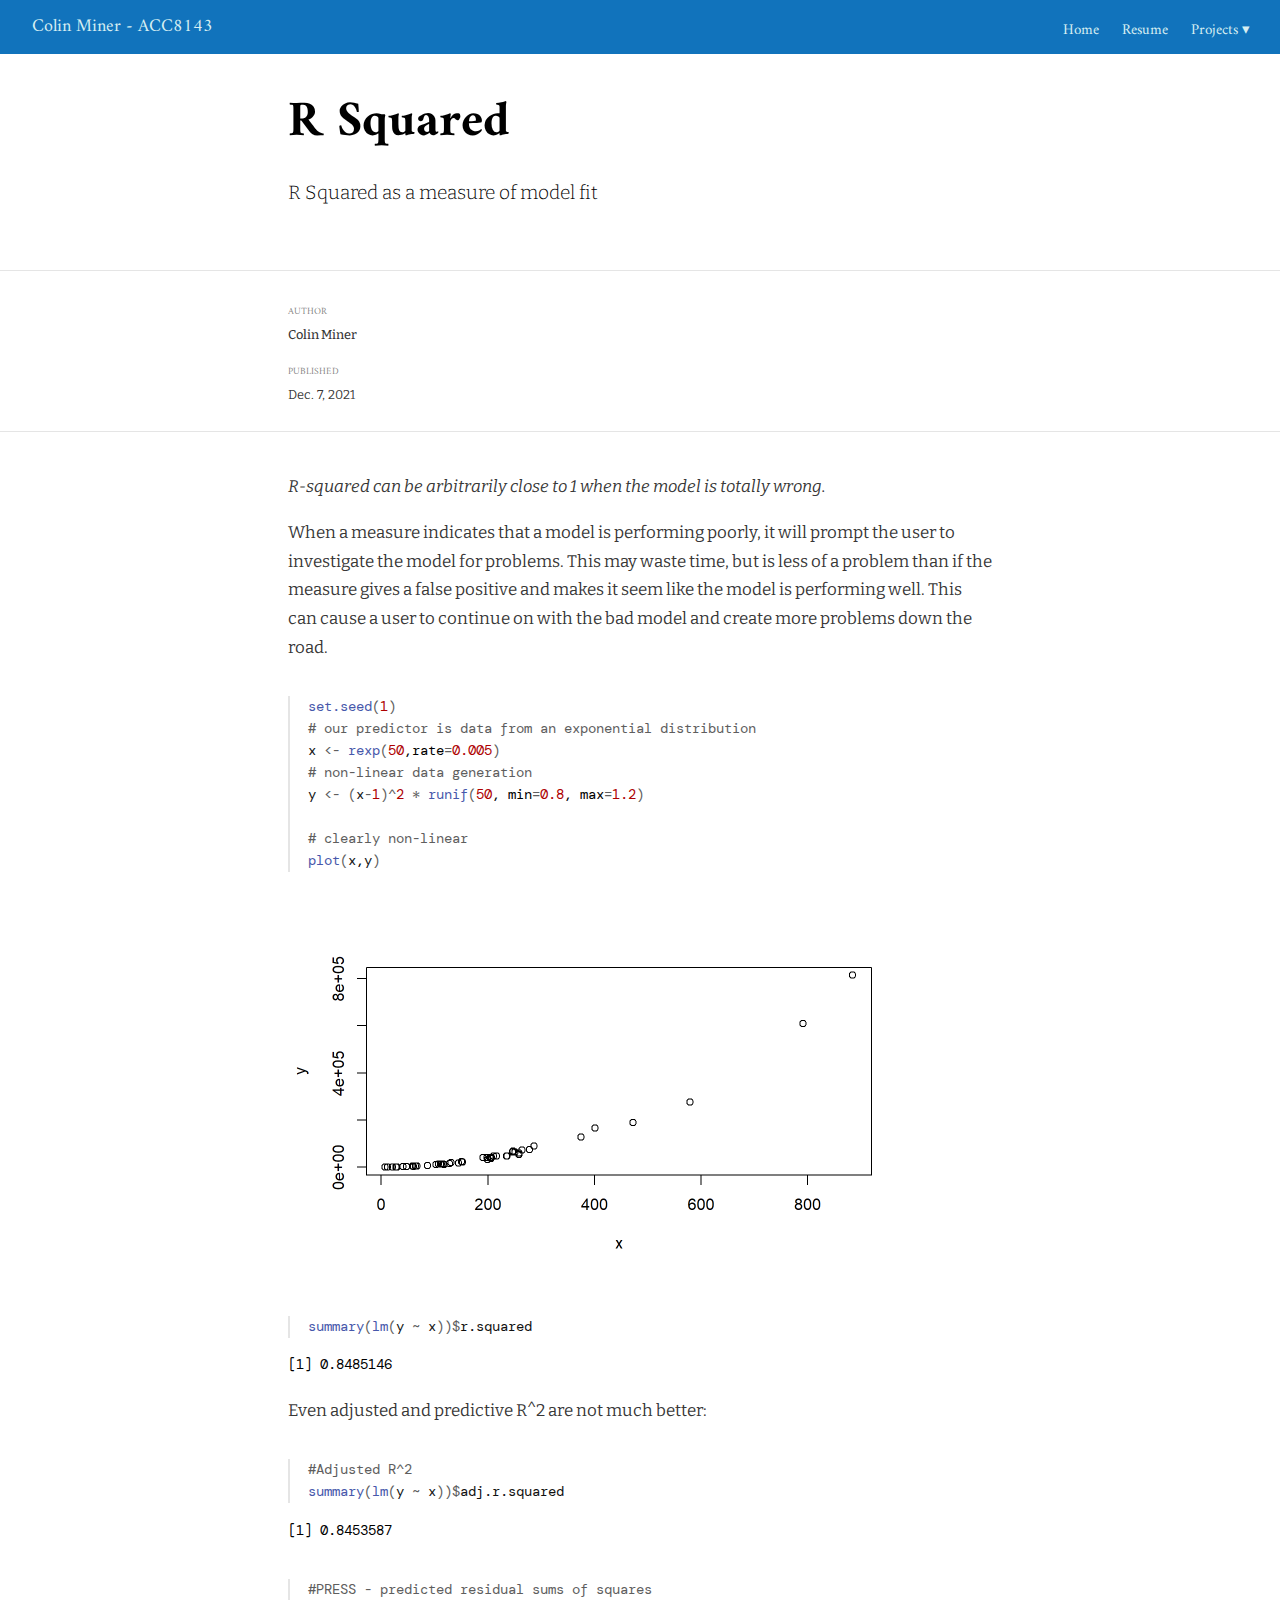
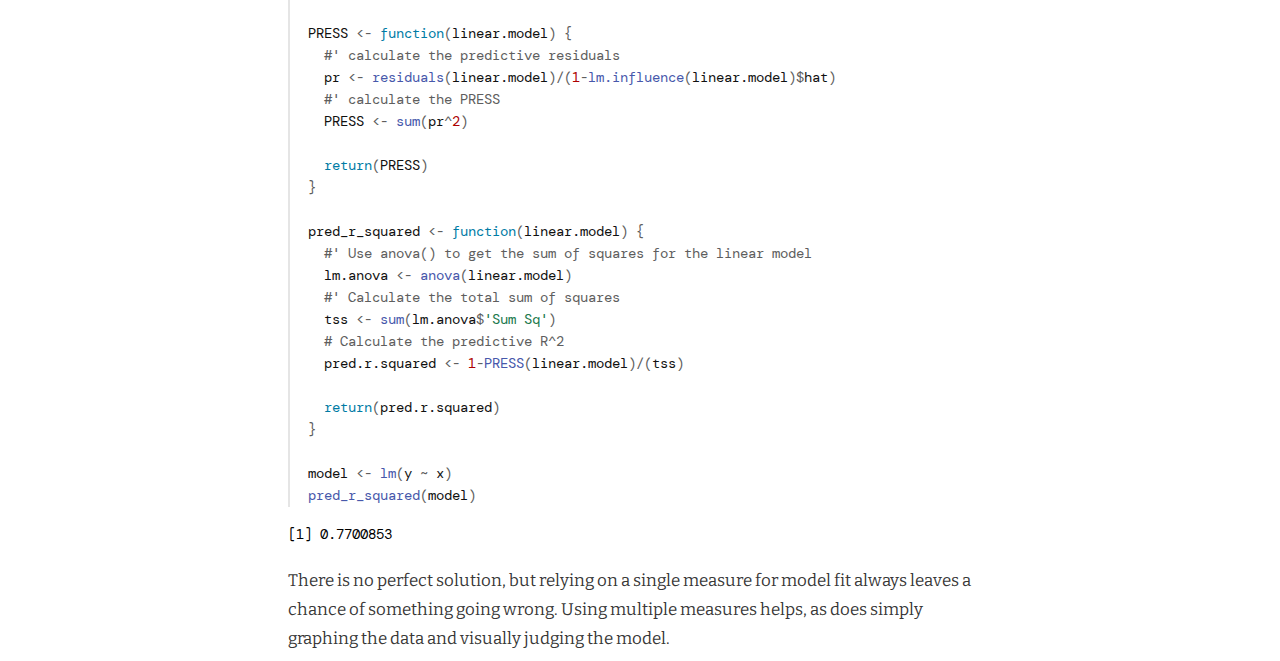
<file: docs/RSquared.html>
<!DOCTYPE html>

<html xmlns="http://www.w3.org/1999/xhtml" lang="" xml:lang="">

<head>
  <meta charset="utf-8"/>
  <meta name="viewport" content="width=device-width, initial-scale=1"/>
  <meta http-equiv="X-UA-Compatible" content="IE=Edge,chrome=1"/>
  <meta name="generator" content="distill" />

  <style type="text/css">
  /* Hide doc at startup (prevent jankiness while JS renders/transforms) */
  body {
    visibility: hidden;
  }
  </style>

 <!--radix_placeholder_import_source-->
 <!--/radix_placeholder_import_source-->

<style type="text/css">code{white-space: pre;}</style>
<style type="text/css" data-origin="pandoc">
pre > code.sourceCode { white-space: pre; position: relative; }
pre > code.sourceCode > span { display: inline-block; line-height: 1.25; }
pre > code.sourceCode > span:empty { height: 1.2em; }
.sourceCode { overflow: visible; }
code.sourceCode > span { color: inherit; text-decoration: inherit; }
div.sourceCode { margin: 1em 0; }
pre.sourceCode { margin: 0; }
@media screen {
div.sourceCode { overflow: auto; }
}
@media print {
pre > code.sourceCode { white-space: pre-wrap; }
pre > code.sourceCode > span { text-indent: -5em; padding-left: 5em; }
}
pre.numberSource code
  { counter-reset: source-line 0; }
pre.numberSource code > span
  { position: relative; left: -4em; counter-increment: source-line; }
pre.numberSource code > span > a:first-child::before
  { content: counter(source-line);
    position: relative; left: -1em; text-align: right; vertical-align: baseline;
    border: none; display: inline-block;
    -webkit-touch-callout: none; -webkit-user-select: none;
    -khtml-user-select: none; -moz-user-select: none;
    -ms-user-select: none; user-select: none;
    padding: 0 4px; width: 4em;
    color: #aaaaaa;
  }
pre.numberSource { margin-left: 3em; border-left: 1px solid #aaaaaa;  padding-left: 4px; }
div.sourceCode
  {   }
@media screen {
pre > code.sourceCode > span > a:first-child::before { text-decoration: underline; }
}
code span.al { color: #ad0000; } /* Alert */
code span.an { color: #5e5e5e; } /* Annotation */
code span.at { } /* Attribute */
code span.bn { color: #ad0000; } /* BaseN */
code span.bu { } /* BuiltIn */
code span.cf { color: #007ba5; } /* ControlFlow */
code span.ch { color: #20794d; } /* Char */
code span.cn { color: #8f5902; } /* Constant */
code span.co { color: #5e5e5e; } /* Comment */
code span.cv { color: #5e5e5e; font-style: italic; } /* CommentVar */
code span.do { color: #5e5e5e; font-style: italic; } /* Documentation */
code span.dt { color: #ad0000; } /* DataType */
code span.dv { color: #ad0000; } /* DecVal */
code span.er { color: #ad0000; } /* Error */
code span.ex { } /* Extension */
code span.fl { color: #ad0000; } /* Float */
code span.fu { color: #4758ab; } /* Function */
code span.im { } /* Import */
code span.in { color: #5e5e5e; } /* Information */
code span.kw { color: #007ba5; } /* Keyword */
code span.op { color: #5e5e5e; } /* Operator */
code span.ot { color: #007ba5; } /* Other */
code span.pp { color: #ad0000; } /* Preprocessor */
code span.sc { color: #5e5e5e; } /* SpecialChar */
code span.ss { color: #20794d; } /* SpecialString */
code span.st { color: #20794d; } /* String */
code span.va { color: #111111; } /* Variable */
code span.vs { color: #20794d; } /* VerbatimString */
code span.wa { color: #5e5e5e; font-style: italic; } /* Warning */
</style>


  <!--radix_placeholder_meta_tags-->
  <title>Colin Miner - ACC8143: R Squared</title>

  <meta property="description" itemprop="description" content="R Squared as a measure of model fit"/>


  <!--  https://schema.org/Article -->
  <meta property="article:published" itemprop="datePublished" content="2021-12-07"/>
  <meta property="article:created" itemprop="dateCreated" content="2021-12-07"/>
  <meta name="article:author" content="Colin Miner"/>

  <!--  https://developers.facebook.com/docs/sharing/webmasters#markup -->
  <meta property="og:title" content="Colin Miner - ACC8143: R Squared"/>
  <meta property="og:type" content="article"/>
  <meta property="og:description" content="R Squared as a measure of model fit"/>
  <meta property="og:locale" content="en_US"/>
  <meta property="og:site_name" content="Colin Miner - ACC8143"/>

  <!--  https://dev.twitter.com/cards/types/summary -->
  <meta property="twitter:card" content="summary"/>
  <meta property="twitter:title" content="Colin Miner - ACC8143: R Squared"/>
  <meta property="twitter:description" content="R Squared as a measure of model fit"/>

  <!--/radix_placeholder_meta_tags-->
  <!--radix_placeholder_rmarkdown_metadata-->

  <script type="text/json" id="radix-rmarkdown-metadata">
  {"type":"list","attributes":{"names":{"type":"character","attributes":{},"value":["title","description","author","date","output"]}},"value":[{"type":"character","attributes":{},"value":["R Squared"]},{"type":"character","attributes":{},"value":["R Squared as a measure of model fit\n"]},{"type":"list","attributes":{},"value":[{"type":"list","attributes":{"names":{"type":"character","attributes":{},"value":["name"]}},"value":[{"type":"character","attributes":{},"value":["Colin Miner"]}]}]},{"type":"character","attributes":{},"value":["2021-12-07"]},{"type":"character","attributes":{},"value":["distill::distill_article"]}]}
  </script>
  <!--/radix_placeholder_rmarkdown_metadata-->
  <!--radix_placeholder_navigation_in_header-->
  <meta name="distill:offset" content=""/>

  <script type="application/javascript">

    window.headroom_prevent_pin = false;

    window.document.addEventListener("DOMContentLoaded", function (event) {

      // initialize headroom for banner
      var header = $('header').get(0);
      var headerHeight = header.offsetHeight;
      var headroom = new Headroom(header, {
        tolerance: 5,
        onPin : function() {
          if (window.headroom_prevent_pin) {
            window.headroom_prevent_pin = false;
            headroom.unpin();
          }
        }
      });
      headroom.init();
      if(window.location.hash)
        headroom.unpin();
      $(header).addClass('headroom--transition');

      // offset scroll location for banner on hash change
      // (see: https://github.com/WickyNilliams/headroom.js/issues/38)
      window.addEventListener("hashchange", function(event) {
        window.scrollTo(0, window.pageYOffset - (headerHeight + 25));
      });

      // responsive menu
      $('.distill-site-header').each(function(i, val) {
        var topnav = $(this);
        var toggle = topnav.find('.nav-toggle');
        toggle.on('click', function() {
          topnav.toggleClass('responsive');
        });
      });

      // nav dropdowns
      $('.nav-dropbtn').click(function(e) {
        $(this).next('.nav-dropdown-content').toggleClass('nav-dropdown-active');
        $(this).parent().siblings('.nav-dropdown')
           .children('.nav-dropdown-content').removeClass('nav-dropdown-active');
      });
      $("body").click(function(e){
        $('.nav-dropdown-content').removeClass('nav-dropdown-active');
      });
      $(".nav-dropdown").click(function(e){
        e.stopPropagation();
      });
    });
  </script>

  <style type="text/css">

  /* Theme (user-documented overrideables for nav appearance) */

  .distill-site-nav {
    color: rgba(255, 255, 255, 0.8);
    background-color: #0F2E3D;
    font-size: 15px;
    font-weight: 300;
  }

  .distill-site-nav a {
    color: inherit;
    text-decoration: none;
  }

  .distill-site-nav a:hover {
    color: white;
  }

  @media print {
    .distill-site-nav {
      display: none;
    }
  }

  .distill-site-header {

  }

  .distill-site-footer {

  }


  /* Site Header */

  .distill-site-header {
    width: 100%;
    box-sizing: border-box;
    z-index: 3;
  }

  .distill-site-header .nav-left {
    display: inline-block;
    margin-left: 8px;
  }

  @media screen and (max-width: 768px) {
    .distill-site-header .nav-left {
      margin-left: 0;
    }
  }


  .distill-site-header .nav-right {
    float: right;
    margin-right: 8px;
  }

  .distill-site-header a,
  .distill-site-header .title {
    display: inline-block;
    text-align: center;
    padding: 14px 10px 14px 10px;
  }

  .distill-site-header .title {
    font-size: 18px;
    min-width: 150px;
  }

  .distill-site-header .logo {
    padding: 0;
  }

  .distill-site-header .logo img {
    display: none;
    max-height: 20px;
    width: auto;
    margin-bottom: -4px;
  }

  .distill-site-header .nav-image img {
    max-height: 18px;
    width: auto;
    display: inline-block;
    margin-bottom: -3px;
  }



  @media screen and (min-width: 1000px) {
    .distill-site-header .logo img {
      display: inline-block;
    }
    .distill-site-header .nav-left {
      margin-left: 20px;
    }
    .distill-site-header .nav-right {
      margin-right: 20px;
    }
    .distill-site-header .title {
      padding-left: 12px;
    }
  }


  .distill-site-header .nav-toggle {
    display: none;
  }

  .nav-dropdown {
    display: inline-block;
    position: relative;
  }

  .nav-dropdown .nav-dropbtn {
    border: none;
    outline: none;
    color: rgba(255, 255, 255, 0.8);
    padding: 16px 10px;
    background-color: transparent;
    font-family: inherit;
    font-size: inherit;
    font-weight: inherit;
    margin: 0;
    margin-top: 1px;
    z-index: 2;
  }

  .nav-dropdown-content {
    display: none;
    position: absolute;
    background-color: white;
    min-width: 200px;
    border: 1px solid rgba(0,0,0,0.15);
    border-radius: 4px;
    box-shadow: 0px 8px 16px 0px rgba(0,0,0,0.1);
    z-index: 1;
    margin-top: 2px;
    white-space: nowrap;
    padding-top: 4px;
    padding-bottom: 4px;
  }

  .nav-dropdown-content hr {
    margin-top: 4px;
    margin-bottom: 4px;
    border: none;
    border-bottom: 1px solid rgba(0, 0, 0, 0.1);
  }

  .nav-dropdown-active {
    display: block;
  }

  .nav-dropdown-content a, .nav-dropdown-content .nav-dropdown-header {
    color: black;
    padding: 6px 24px;
    text-decoration: none;
    display: block;
    text-align: left;
  }

  .nav-dropdown-content .nav-dropdown-header {
    display: block;
    padding: 5px 24px;
    padding-bottom: 0;
    text-transform: uppercase;
    font-size: 14px;
    color: #999999;
    white-space: nowrap;
  }

  .nav-dropdown:hover .nav-dropbtn {
    color: white;
  }

  .nav-dropdown-content a:hover {
    background-color: #ddd;
    color: black;
  }

  .nav-right .nav-dropdown-content {
    margin-left: -45%;
    right: 0;
  }

  @media screen and (max-width: 768px) {
    .distill-site-header a, .distill-site-header .nav-dropdown  {display: none;}
    .distill-site-header a.nav-toggle {
      float: right;
      display: block;
    }
    .distill-site-header .title {
      margin-left: 0;
    }
    .distill-site-header .nav-right {
      margin-right: 0;
    }
    .distill-site-header {
      overflow: hidden;
    }
    .nav-right .nav-dropdown-content {
      margin-left: 0;
    }
  }


  @media screen and (max-width: 768px) {
    .distill-site-header.responsive {position: relative; min-height: 500px; }
    .distill-site-header.responsive a.nav-toggle {
      position: absolute;
      right: 0;
      top: 0;
    }
    .distill-site-header.responsive a,
    .distill-site-header.responsive .nav-dropdown {
      display: block;
      text-align: left;
    }
    .distill-site-header.responsive .nav-left,
    .distill-site-header.responsive .nav-right {
      width: 100%;
    }
    .distill-site-header.responsive .nav-dropdown {float: none;}
    .distill-site-header.responsive .nav-dropdown-content {position: relative;}
    .distill-site-header.responsive .nav-dropdown .nav-dropbtn {
      display: block;
      width: 100%;
      text-align: left;
    }
  }

  /* Site Footer */

  .distill-site-footer {
    width: 100%;
    overflow: hidden;
    box-sizing: border-box;
    z-index: 3;
    margin-top: 30px;
    padding-top: 30px;
    padding-bottom: 30px;
    text-align: center;
  }

  /* Headroom */

  d-title {
    padding-top: 6rem;
  }

  @media print {
    d-title {
      padding-top: 4rem;
    }
  }

  .headroom {
    z-index: 1000;
    position: fixed;
    top: 0;
    left: 0;
    right: 0;
  }

  .headroom--transition {
    transition: all .4s ease-in-out;
  }

  .headroom--unpinned {
    top: -100px;
  }

  .headroom--pinned {
    top: 0;
  }

  /* adjust viewport for navbar height */
  /* helps vertically center bootstrap (non-distill) content */
  .min-vh-100 {
    min-height: calc(100vh - 100px) !important;
  }

  </style>

  <script src="site_libs/jquery-3.6.0/jquery-3.6.0.min.js"></script>
  <link href="site_libs/font-awesome-5.1.0/css/all.css" rel="stylesheet"/>
  <link href="site_libs/font-awesome-5.1.0/css/v4-shims.css" rel="stylesheet"/>
  <script src="site_libs/headroom-0.9.4/headroom.min.js"></script>
  <script src="site_libs/autocomplete-0.37.1/autocomplete.min.js"></script>
  <script src="site_libs/fuse-6.4.1/fuse.min.js"></script>

  <script type="application/javascript">

  function getMeta(metaName) {
    var metas = document.getElementsByTagName('meta');
    for (let i = 0; i < metas.length; i++) {
      if (metas[i].getAttribute('name') === metaName) {
        return metas[i].getAttribute('content');
      }
    }
    return '';
  }

  function offsetURL(url) {
    var offset = getMeta('distill:offset');
    return offset ? offset + '/' + url : url;
  }

  function createFuseIndex() {

    // create fuse index
    var options = {
      keys: [
        { name: 'title', weight: 20 },
        { name: 'categories', weight: 15 },
        { name: 'description', weight: 10 },
        { name: 'contents', weight: 5 },
      ],
      ignoreLocation: true,
      threshold: 0
    };
    var fuse = new window.Fuse([], options);

    // fetch the main search.json
    return fetch(offsetURL('search.json'))
      .then(function(response) {
        if (response.status == 200) {
          return response.json().then(function(json) {
            // index main articles
            json.articles.forEach(function(article) {
              fuse.add(article);
            });
            // download collections and index their articles
            return Promise.all(json.collections.map(function(collection) {
              return fetch(offsetURL(collection)).then(function(response) {
                if (response.status === 200) {
                  return response.json().then(function(articles) {
                    articles.forEach(function(article) {
                      fuse.add(article);
                    });
                  })
                } else {
                  return Promise.reject(
                    new Error('Unexpected status from search index request: ' +
                              response.status)
                  );
                }
              });
            })).then(function() {
              return fuse;
            });
          });

        } else {
          return Promise.reject(
            new Error('Unexpected status from search index request: ' +
                        response.status)
          );
        }
      });
  }

  window.document.addEventListener("DOMContentLoaded", function (event) {

    // get search element (bail if we don't have one)
    var searchEl = window.document.getElementById('distill-search');
    if (!searchEl)
      return;

    createFuseIndex()
      .then(function(fuse) {

        // make search box visible
        searchEl.classList.remove('hidden');

        // initialize autocomplete
        var options = {
          autoselect: true,
          hint: false,
          minLength: 2,
        };
        window.autocomplete(searchEl, options, [{
          source: function(query, callback) {
            const searchOptions = {
              isCaseSensitive: false,
              shouldSort: true,
              minMatchCharLength: 2,
              limit: 10,
            };
            var results = fuse.search(query, searchOptions);
            callback(results
              .map(function(result) { return result.item; })
            );
          },
          templates: {
            suggestion: function(suggestion) {
              var img = suggestion.preview && Object.keys(suggestion.preview).length > 0
                ? `<img src="${offsetURL(suggestion.preview)}"</img>`
                : '';
              var html = `
                <div class="search-item">
                  <h3>${suggestion.title}</h3>
                  <div class="search-item-description">
                    ${suggestion.description || ''}
                  </div>
                  <div class="search-item-preview">
                    ${img}
                  </div>
                </div>
              `;
              return html;
            }
          }
        }]).on('autocomplete:selected', function(event, suggestion) {
          window.location.href = offsetURL(suggestion.path);
        });
        // remove inline display style on autocompleter (we want to
        // manage responsive display via css)
        $('.algolia-autocomplete').css("display", "");
      })
      .catch(function(error) {
        console.log(error);
      });

  });

  </script>

  <style type="text/css">

  .nav-search {
    font-size: x-small;
  }

  /* Algolioa Autocomplete */

  .algolia-autocomplete {
    display: inline-block;
    margin-left: 10px;
    vertical-align: sub;
    background-color: white;
    color: black;
    padding: 6px;
    padding-top: 8px;
    padding-bottom: 0;
    border-radius: 6px;
    border: 1px #0F2E3D solid;
    width: 180px;
  }


  @media screen and (max-width: 768px) {
    .distill-site-nav .algolia-autocomplete {
      display: none;
      visibility: hidden;
    }
    .distill-site-nav.responsive .algolia-autocomplete {
      display: inline-block;
      visibility: visible;
    }
    .distill-site-nav.responsive .algolia-autocomplete .aa-dropdown-menu {
      margin-left: 0;
      width: 400px;
      max-height: 400px;
    }
  }

  .algolia-autocomplete .aa-input, .algolia-autocomplete .aa-hint {
    width: 90%;
    outline: none;
    border: none;
  }

  .algolia-autocomplete .aa-hint {
    color: #999;
  }
  .algolia-autocomplete .aa-dropdown-menu {
    width: 550px;
    max-height: 70vh;
    overflow-x: visible;
    overflow-y: scroll;
    padding: 5px;
    margin-top: 3px;
    margin-left: -150px;
    background-color: #fff;
    border-radius: 5px;
    border: 1px solid #999;
    border-top: none;
  }

  .algolia-autocomplete .aa-dropdown-menu .aa-suggestion {
    cursor: pointer;
    padding: 5px 4px;
    border-bottom: 1px solid #eee;
  }

  .algolia-autocomplete .aa-dropdown-menu .aa-suggestion:last-of-type {
    border-bottom: none;
    margin-bottom: 2px;
  }

  .algolia-autocomplete .aa-dropdown-menu .aa-suggestion .search-item {
    overflow: hidden;
    font-size: 0.8em;
    line-height: 1.4em;
  }

  .algolia-autocomplete .aa-dropdown-menu .aa-suggestion .search-item h3 {
    font-size: 1rem;
    margin-block-start: 0;
    margin-block-end: 5px;
  }

  .algolia-autocomplete .aa-dropdown-menu .aa-suggestion .search-item-description {
    display: inline-block;
    overflow: hidden;
    height: 2.8em;
    width: 80%;
    margin-right: 4%;
  }

  .algolia-autocomplete .aa-dropdown-menu .aa-suggestion .search-item-preview {
    display: inline-block;
    width: 15%;
  }

  .algolia-autocomplete .aa-dropdown-menu .aa-suggestion .search-item-preview img {
    height: 3em;
    width: auto;
    display: none;
  }

  .algolia-autocomplete .aa-dropdown-menu .aa-suggestion .search-item-preview img[src] {
    display: initial;
  }

  .algolia-autocomplete .aa-dropdown-menu .aa-suggestion.aa-cursor {
    background-color: #eee;
  }
  .algolia-autocomplete .aa-dropdown-menu .aa-suggestion em {
    font-weight: bold;
    font-style: normal;
  }

  </style>


  <!--/radix_placeholder_navigation_in_header-->
  <!--radix_placeholder_distill-->

  <style type="text/css">

  body {
    background-color: white;
  }

  .pandoc-table {
    width: 100%;
  }

  .pandoc-table>caption {
    margin-bottom: 10px;
  }

  .pandoc-table th:not([align]) {
    text-align: left;
  }

  .pagedtable-footer {
    font-size: 15px;
  }

  d-byline .byline {
    grid-template-columns: 2fr 2fr;
  }

  d-byline .byline h3 {
    margin-block-start: 1.5em;
  }

  d-byline .byline .authors-affiliations h3 {
    margin-block-start: 0.5em;
  }

  .authors-affiliations .orcid-id {
    width: 16px;
    height:16px;
    margin-left: 4px;
    margin-right: 4px;
    vertical-align: middle;
    padding-bottom: 2px;
  }

  d-title .dt-tags {
    margin-top: 1em;
    grid-column: text;
  }

  .dt-tags .dt-tag {
    text-decoration: none;
    display: inline-block;
    color: rgba(0,0,0,0.6);
    padding: 0em 0.4em;
    margin-right: 0.5em;
    margin-bottom: 0.4em;
    font-size: 70%;
    border: 1px solid rgba(0,0,0,0.2);
    border-radius: 3px;
    text-transform: uppercase;
    font-weight: 500;
  }

  d-article table.gt_table td,
  d-article table.gt_table th {
    border-bottom: none;
  }

  .html-widget {
    margin-bottom: 2.0em;
  }

  .l-screen-inset {
    padding-right: 16px;
  }

  .l-screen .caption {
    margin-left: 10px;
  }

  .shaded {
    background: rgb(247, 247, 247);
    padding-top: 20px;
    padding-bottom: 20px;
    border-top: 1px solid rgba(0, 0, 0, 0.1);
    border-bottom: 1px solid rgba(0, 0, 0, 0.1);
  }

  .shaded .html-widget {
    margin-bottom: 0;
    border: 1px solid rgba(0, 0, 0, 0.1);
  }

  .shaded .shaded-content {
    background: white;
  }

  .text-output {
    margin-top: 0;
    line-height: 1.5em;
  }

  .hidden {
    display: none !important;
  }

  d-article {
    padding-top: 2.5rem;
    padding-bottom: 30px;
  }

  d-appendix {
    padding-top: 30px;
  }

  d-article>p>img {
    width: 100%;
  }

  d-article h2 {
    margin: 1rem 0 1.5rem 0;
  }

  d-article h3 {
    margin-top: 1.5rem;
  }

  d-article iframe {
    border: 1px solid rgba(0, 0, 0, 0.1);
    margin-bottom: 2.0em;
    width: 100%;
  }

  /* Tweak code blocks */

  d-article div.sourceCode code,
  d-article pre code {
    font-family: Consolas, Monaco, 'Andale Mono', 'Ubuntu Mono', monospace;
  }

  d-article pre,
  d-article div.sourceCode,
  d-article div.sourceCode pre {
    overflow: auto;
  }

  d-article div.sourceCode {
    background-color: white;
  }

  d-article div.sourceCode pre {
    padding-left: 10px;
    font-size: 12px;
    border-left: 2px solid rgba(0,0,0,0.1);
  }

  d-article pre {
    font-size: 12px;
    color: black;
    background: none;
    margin-top: 0;
    text-align: left;
    white-space: pre;
    word-spacing: normal;
    word-break: normal;
    word-wrap: normal;
    line-height: 1.5;

    -moz-tab-size: 4;
    -o-tab-size: 4;
    tab-size: 4;

    -webkit-hyphens: none;
    -moz-hyphens: none;
    -ms-hyphens: none;
    hyphens: none;
  }

  d-article pre a {
    border-bottom: none;
  }

  d-article pre a:hover {
    border-bottom: none;
    text-decoration: underline;
  }

  d-article details {
    grid-column: text;
    margin-bottom: 0.8em;
  }

  @media(min-width: 768px) {

  d-article pre,
  d-article div.sourceCode,
  d-article div.sourceCode pre {
    overflow: visible !important;
  }

  d-article div.sourceCode pre {
    padding-left: 18px;
    font-size: 14px;
  }

  d-article pre {
    font-size: 14px;
  }

  }

  figure img.external {
    background: white;
    border: 1px solid rgba(0, 0, 0, 0.1);
    box-shadow: 0 1px 8px rgba(0, 0, 0, 0.1);
    padding: 18px;
    box-sizing: border-box;
  }

  /* CSS for d-contents */

  .d-contents {
    grid-column: text;
    color: rgba(0,0,0,0.8);
    font-size: 0.9em;
    padding-bottom: 1em;
    margin-bottom: 1em;
    padding-bottom: 0.5em;
    margin-bottom: 1em;
    padding-left: 0.25em;
    justify-self: start;
  }

  @media(min-width: 1000px) {
    .d-contents.d-contents-float {
      height: 0;
      grid-column-start: 1;
      grid-column-end: 4;
      justify-self: center;
      padding-right: 3em;
      padding-left: 2em;
    }
  }

  .d-contents nav h3 {
    font-size: 18px;
    margin-top: 0;
    margin-bottom: 1em;
  }

  .d-contents li {
    list-style-type: none
  }

  .d-contents nav > ul {
    padding-left: 0;
  }

  .d-contents ul {
    padding-left: 1em
  }

  .d-contents nav ul li {
    margin-top: 0.6em;
    margin-bottom: 0.2em;
  }

  .d-contents nav a {
    font-size: 13px;
    border-bottom: none;
    text-decoration: none
    color: rgba(0, 0, 0, 0.8);
  }

  .d-contents nav a:hover {
    text-decoration: underline solid rgba(0, 0, 0, 0.6)
  }

  .d-contents nav > ul > li > a {
    font-weight: 600;
  }

  .d-contents nav > ul > li > ul {
    font-weight: inherit;
  }

  .d-contents nav > ul > li > ul > li {
    margin-top: 0.2em;
  }


  .d-contents nav ul {
    margin-top: 0;
    margin-bottom: 0.25em;
  }

  .d-article-with-toc h2:nth-child(2) {
    margin-top: 0;
  }


  /* Figure */

  .figure {
    position: relative;
    margin-bottom: 2.5em;
    margin-top: 1.5em;
  }

  .figure img {
    width: 100%;
  }

  .figure .caption {
    color: rgba(0, 0, 0, 0.6);
    font-size: 12px;
    line-height: 1.5em;
  }

  .figure img.external {
    background: white;
    border: 1px solid rgba(0, 0, 0, 0.1);
    box-shadow: 0 1px 8px rgba(0, 0, 0, 0.1);
    padding: 18px;
    box-sizing: border-box;
  }

  .figure .caption a {
    color: rgba(0, 0, 0, 0.6);
  }

  .figure .caption b,
  .figure .caption strong, {
    font-weight: 600;
    color: rgba(0, 0, 0, 1.0);
  }

  /* Citations */

  d-article .citation {
    color: inherit;
    cursor: inherit;
  }

  div.hanging-indent{
    margin-left: 1em; text-indent: -1em;
  }

  /* Citation hover box */

  .tippy-box[data-theme~=light-border] {
    background-color: rgba(250, 250, 250, 0.95);
  }

  .tippy-content > p {
    margin-bottom: 0;
    padding: 2px;
  }


  /* Tweak 1000px media break to show more text */

  @media(min-width: 1000px) {
    .base-grid,
    distill-header,
    d-title,
    d-abstract,
    d-article,
    d-appendix,
    distill-appendix,
    d-byline,
    d-footnote-list,
    d-citation-list,
    distill-footer {
      grid-template-columns: [screen-start] 1fr [page-start kicker-start] 80px [middle-start] 50px [text-start kicker-end] 65px 65px 65px 65px 65px 65px 65px 65px [text-end gutter-start] 65px [middle-end] 65px [page-end gutter-end] 1fr [screen-end];
      grid-column-gap: 16px;
    }

    .grid {
      grid-column-gap: 16px;
    }

    d-article {
      font-size: 1.06rem;
      line-height: 1.7em;
    }
    figure .caption, .figure .caption, figure figcaption {
      font-size: 13px;
    }
  }

  @media(min-width: 1180px) {
    .base-grid,
    distill-header,
    d-title,
    d-abstract,
    d-article,
    d-appendix,
    distill-appendix,
    d-byline,
    d-footnote-list,
    d-citation-list,
    distill-footer {
      grid-template-columns: [screen-start] 1fr [page-start kicker-start] 60px [middle-start] 60px [text-start kicker-end] 60px 60px 60px 60px 60px 60px 60px 60px [text-end gutter-start] 60px [middle-end] 60px [page-end gutter-end] 1fr [screen-end];
      grid-column-gap: 32px;
    }

    .grid {
      grid-column-gap: 32px;
    }
  }


  /* Get the citation styles for the appendix (not auto-injected on render since
     we do our own rendering of the citation appendix) */

  d-appendix .citation-appendix,
  .d-appendix .citation-appendix {
    font-size: 11px;
    line-height: 15px;
    border-left: 1px solid rgba(0, 0, 0, 0.1);
    padding-left: 18px;
    border: 1px solid rgba(0,0,0,0.1);
    background: rgba(0, 0, 0, 0.02);
    padding: 10px 18px;
    border-radius: 3px;
    color: rgba(150, 150, 150, 1);
    overflow: hidden;
    margin-top: -12px;
    white-space: pre-wrap;
    word-wrap: break-word;
  }

  /* Include appendix styles here so they can be overridden */

  d-appendix {
    contain: layout style;
    font-size: 0.8em;
    line-height: 1.7em;
    margin-top: 60px;
    margin-bottom: 0;
    border-top: 1px solid rgba(0, 0, 0, 0.1);
    color: rgba(0,0,0,0.5);
    padding-top: 60px;
    padding-bottom: 48px;
  }

  d-appendix h3 {
    grid-column: page-start / text-start;
    font-size: 15px;
    font-weight: 500;
    margin-top: 1em;
    margin-bottom: 0;
    color: rgba(0,0,0,0.65);
  }

  d-appendix h3 + * {
    margin-top: 1em;
  }

  d-appendix ol {
    padding: 0 0 0 15px;
  }

  @media (min-width: 768px) {
    d-appendix ol {
      padding: 0 0 0 30px;
      margin-left: -30px;
    }
  }

  d-appendix li {
    margin-bottom: 1em;
  }

  d-appendix a {
    color: rgba(0, 0, 0, 0.6);
  }

  d-appendix > * {
    grid-column: text;
  }

  d-appendix > d-footnote-list,
  d-appendix > d-citation-list,
  d-appendix > distill-appendix {
    grid-column: screen;
  }

  /* Include footnote styles here so they can be overridden */

  d-footnote-list {
    contain: layout style;
  }

  d-footnote-list > * {
    grid-column: text;
  }

  d-footnote-list a.footnote-backlink {
    color: rgba(0,0,0,0.3);
    padding-left: 0.5em;
  }



  /* Anchor.js */

  .anchorjs-link {
    /*transition: all .25s linear; */
    text-decoration: none;
    border-bottom: none;
  }
  *:hover > .anchorjs-link {
    margin-left: -1.125em !important;
    text-decoration: none;
    border-bottom: none;
  }

  /* Social footer */

  .social_footer {
    margin-top: 30px;
    margin-bottom: 0;
    color: rgba(0,0,0,0.67);
  }

  .disqus-comments {
    margin-right: 30px;
  }

  .disqus-comment-count {
    border-bottom: 1px solid rgba(0, 0, 0, 0.4);
    cursor: pointer;
  }

  #disqus_thread {
    margin-top: 30px;
  }

  .article-sharing a {
    border-bottom: none;
    margin-right: 8px;
  }

  .article-sharing a:hover {
    border-bottom: none;
  }

  .sidebar-section.subscribe {
    font-size: 12px;
    line-height: 1.6em;
  }

  .subscribe p {
    margin-bottom: 0.5em;
  }


  .article-footer .subscribe {
    font-size: 15px;
    margin-top: 45px;
  }


  .sidebar-section.custom {
    font-size: 12px;
    line-height: 1.6em;
  }

  .custom p {
    margin-bottom: 0.5em;
  }

  /* Styles for listing layout (hide title) */
  .layout-listing d-title, .layout-listing .d-title {
    display: none;
  }

  /* Styles for posts lists (not auto-injected) */


  .posts-with-sidebar {
    padding-left: 45px;
    padding-right: 45px;
  }

  .posts-list .description h2,
  .posts-list .description p {
    font-family: -apple-system, BlinkMacSystemFont, "Segoe UI", Roboto, Oxygen, Ubuntu, Cantarell, "Fira Sans", "Droid Sans", "Helvetica Neue", Arial, sans-serif;
  }

  .posts-list .description h2 {
    font-weight: 700;
    border-bottom: none;
    padding-bottom: 0;
  }

  .posts-list h2.post-tag {
    border-bottom: 1px solid rgba(0, 0, 0, 0.2);
    padding-bottom: 12px;
  }
  .posts-list {
    margin-top: 60px;
    margin-bottom: 24px;
  }

  .posts-list .post-preview {
    text-decoration: none;
    overflow: hidden;
    display: block;
    border-bottom: 1px solid rgba(0, 0, 0, 0.1);
    padding: 24px 0;
  }

  .post-preview-last {
    border-bottom: none !important;
  }

  .posts-list .posts-list-caption {
    grid-column: screen;
    font-weight: 400;
  }

  .posts-list .post-preview h2 {
    margin: 0 0 6px 0;
    line-height: 1.2em;
    font-style: normal;
    font-size: 24px;
  }

  .posts-list .post-preview p {
    margin: 0 0 12px 0;
    line-height: 1.4em;
    font-size: 16px;
  }

  .posts-list .post-preview .thumbnail {
    box-sizing: border-box;
    margin-bottom: 24px;
    position: relative;
    max-width: 500px;
  }
  .posts-list .post-preview img {
    width: 100%;
    display: block;
  }

  .posts-list .metadata {
    font-size: 12px;
    line-height: 1.4em;
    margin-bottom: 18px;
  }

  .posts-list .metadata > * {
    display: inline-block;
  }

  .posts-list .metadata .publishedDate {
    margin-right: 2em;
  }

  .posts-list .metadata .dt-authors {
    display: block;
    margin-top: 0.3em;
    margin-right: 2em;
  }

  .posts-list .dt-tags {
    display: block;
    line-height: 1em;
  }

  .posts-list .dt-tags .dt-tag {
    display: inline-block;
    color: rgba(0,0,0,0.6);
    padding: 0.3em 0.4em;
    margin-right: 0.2em;
    margin-bottom: 0.4em;
    font-size: 60%;
    border: 1px solid rgba(0,0,0,0.2);
    border-radius: 3px;
    text-transform: uppercase;
    font-weight: 500;
  }

  .posts-list img {
    opacity: 1;
  }

  .posts-list img[data-src] {
    opacity: 0;
  }

  .posts-more {
    clear: both;
  }


  .posts-sidebar {
    font-size: 16px;
  }

  .posts-sidebar h3 {
    font-size: 16px;
    margin-top: 0;
    margin-bottom: 0.5em;
    font-weight: 400;
    text-transform: uppercase;
  }

  .sidebar-section {
    margin-bottom: 30px;
  }

  .categories ul {
    list-style-type: none;
    margin: 0;
    padding: 0;
  }

  .categories li {
    color: rgba(0, 0, 0, 0.8);
    margin-bottom: 0;
  }

  .categories li>a {
    border-bottom: none;
  }

  .categories li>a:hover {
    border-bottom: 1px solid rgba(0, 0, 0, 0.4);
  }

  .categories .active {
    font-weight: 600;
  }

  .categories .category-count {
    color: rgba(0, 0, 0, 0.4);
  }


  @media(min-width: 768px) {
    .posts-list .post-preview h2 {
      font-size: 26px;
    }
    .posts-list .post-preview .thumbnail {
      float: right;
      width: 30%;
      margin-bottom: 0;
    }
    .posts-list .post-preview .description {
      float: left;
      width: 45%;
    }
    .posts-list .post-preview .metadata {
      float: left;
      width: 20%;
      margin-top: 8px;
    }
    .posts-list .post-preview p {
      margin: 0 0 12px 0;
      line-height: 1.5em;
      font-size: 16px;
    }
    .posts-with-sidebar .posts-list {
      float: left;
      width: 75%;
    }
    .posts-with-sidebar .posts-sidebar {
      float: right;
      width: 20%;
      margin-top: 60px;
      padding-top: 24px;
      padding-bottom: 24px;
    }
  }


  /* Improve display for browsers without grid (IE/Edge <= 15) */

  .downlevel {
    line-height: 1.6em;
    font-family: -apple-system, BlinkMacSystemFont, "Segoe UI", Roboto, Oxygen, Ubuntu, Cantarell, "Fira Sans", "Droid Sans", "Helvetica Neue", Arial, sans-serif;
    margin: 0;
  }

  .downlevel .d-title {
    padding-top: 6rem;
    padding-bottom: 1.5rem;
  }

  .downlevel .d-title h1 {
    font-size: 50px;
    font-weight: 700;
    line-height: 1.1em;
    margin: 0 0 0.5rem;
  }

  .downlevel .d-title p {
    font-weight: 300;
    font-size: 1.2rem;
    line-height: 1.55em;
    margin-top: 0;
  }

  .downlevel .d-byline {
    padding-top: 0.8em;
    padding-bottom: 0.8em;
    font-size: 0.8rem;
    line-height: 1.8em;
  }

  .downlevel .section-separator {
    border: none;
    border-top: 1px solid rgba(0, 0, 0, 0.1);
  }

  .downlevel .d-article {
    font-size: 1.06rem;
    line-height: 1.7em;
    padding-top: 1rem;
    padding-bottom: 2rem;
  }


  .downlevel .d-appendix {
    padding-left: 0;
    padding-right: 0;
    max-width: none;
    font-size: 0.8em;
    line-height: 1.7em;
    margin-bottom: 0;
    color: rgba(0,0,0,0.5);
    padding-top: 40px;
    padding-bottom: 48px;
  }

  .downlevel .footnotes ol {
    padding-left: 13px;
  }

  .downlevel .base-grid,
  .downlevel .distill-header,
  .downlevel .d-title,
  .downlevel .d-abstract,
  .downlevel .d-article,
  .downlevel .d-appendix,
  .downlevel .distill-appendix,
  .downlevel .d-byline,
  .downlevel .d-footnote-list,
  .downlevel .d-citation-list,
  .downlevel .distill-footer,
  .downlevel .appendix-bottom,
  .downlevel .posts-container {
    padding-left: 40px;
    padding-right: 40px;
  }

  @media(min-width: 768px) {
    .downlevel .base-grid,
    .downlevel .distill-header,
    .downlevel .d-title,
    .downlevel .d-abstract,
    .downlevel .d-article,
    .downlevel .d-appendix,
    .downlevel .distill-appendix,
    .downlevel .d-byline,
    .downlevel .d-footnote-list,
    .downlevel .d-citation-list,
    .downlevel .distill-footer,
    .downlevel .appendix-bottom,
    .downlevel .posts-container {
    padding-left: 150px;
    padding-right: 150px;
    max-width: 900px;
  }
  }

  .downlevel pre code {
    display: block;
    border-left: 2px solid rgba(0, 0, 0, .1);
    padding: 0 0 0 20px;
    font-size: 14px;
  }

  .downlevel code, .downlevel pre {
    color: black;
    background: none;
    font-family: Consolas, Monaco, 'Andale Mono', 'Ubuntu Mono', monospace;
    text-align: left;
    white-space: pre;
    word-spacing: normal;
    word-break: normal;
    word-wrap: normal;
    line-height: 1.5;

    -moz-tab-size: 4;
    -o-tab-size: 4;
    tab-size: 4;

    -webkit-hyphens: none;
    -moz-hyphens: none;
    -ms-hyphens: none;
    hyphens: none;
  }

  .downlevel .posts-list .post-preview {
    color: inherit;
  }



  </style>

  <script type="application/javascript">

  function is_downlevel_browser() {
    if (bowser.isUnsupportedBrowser({ msie: "12", msedge: "16"},
                                   window.navigator.userAgent)) {
      return true;
    } else {
      return window.load_distill_framework === undefined;
    }
  }

  // show body when load is complete
  function on_load_complete() {

    // add anchors
    if (window.anchors) {
      window.anchors.options.placement = 'left';
      window.anchors.add('d-article > h2, d-article > h3, d-article > h4, d-article > h5');
    }


    // set body to visible
    document.body.style.visibility = 'visible';

    // force redraw for leaflet widgets
    if (window.HTMLWidgets) {
      var maps = window.HTMLWidgets.findAll(".leaflet");
      $.each(maps, function(i, el) {
        var map = this.getMap();
        map.invalidateSize();
        map.eachLayer(function(layer) {
          if (layer instanceof L.TileLayer)
            layer.redraw();
        });
      });
    }

    // trigger 'shown' so htmlwidgets resize
    $('d-article').trigger('shown');
  }

  function init_distill() {

    init_common();

    // create front matter
    var front_matter = $('<d-front-matter></d-front-matter>');
    $('#distill-front-matter').wrap(front_matter);

    // create d-title
    $('.d-title').changeElementType('d-title');

    // create d-byline
    var byline = $('<d-byline></d-byline>');
    $('.d-byline').replaceWith(byline);

    // create d-article
    var article = $('<d-article></d-article>');
    $('.d-article').wrap(article).children().unwrap();

    // move posts container into article
    $('.posts-container').appendTo($('d-article'));

    // create d-appendix
    $('.d-appendix').changeElementType('d-appendix');

    // flag indicating that we have appendix items
    var appendix = $('.appendix-bottom').children('h3').length > 0;

    // replace footnotes with <d-footnote>
    $('.footnote-ref').each(function(i, val) {
      appendix = true;
      var href = $(this).attr('href');
      var id = href.replace('#', '');
      var fn = $('#' + id);
      var fn_p = $('#' + id + '>p');
      fn_p.find('.footnote-back').remove();
      var text = fn_p.html();
      var dtfn = $('<d-footnote></d-footnote>');
      dtfn.html(text);
      $(this).replaceWith(dtfn);
    });
    // remove footnotes
    $('.footnotes').remove();

    // move refs into #references-listing
    $('#references-listing').replaceWith($('#refs'));

    $('h1.appendix, h2.appendix').each(function(i, val) {
      $(this).changeElementType('h3');
    });
    $('h3.appendix').each(function(i, val) {
      var id = $(this).attr('id');
      $('.d-contents a[href="#' + id + '"]').parent().remove();
      appendix = true;
      $(this).nextUntil($('h1, h2, h3')).addBack().appendTo($('d-appendix'));
    });

    // show d-appendix if we have appendix content
    $("d-appendix").css('display', appendix ? 'grid' : 'none');

    // localize layout chunks to just output
    $('.layout-chunk').each(function(i, val) {

      // capture layout
      var layout = $(this).attr('data-layout');

      // apply layout to markdown level block elements
      var elements = $(this).children().not('details, div.sourceCode, pre, script');
      elements.each(function(i, el) {
        var layout_div = $('<div class="' + layout + '"></div>');
        if (layout_div.hasClass('shaded')) {
          var shaded_content = $('<div class="shaded-content"></div>');
          $(this).wrap(shaded_content);
          $(this).parent().wrap(layout_div);
        } else {
          $(this).wrap(layout_div);
        }
      });


      // unwrap the layout-chunk div
      $(this).children().unwrap();
    });

    // remove code block used to force  highlighting css
    $('.distill-force-highlighting-css').parent().remove();

    // remove empty line numbers inserted by pandoc when using a
    // custom syntax highlighting theme
    $('code.sourceCode a:empty').remove();

    // load distill framework
    load_distill_framework();

    // wait for window.distillRunlevel == 4 to do post processing
    function distill_post_process() {

      if (!window.distillRunlevel || window.distillRunlevel < 4)
        return;

      // hide author/affiliations entirely if we have no authors
      var front_matter = JSON.parse($("#distill-front-matter").html());
      var have_authors = front_matter.authors && front_matter.authors.length > 0;
      if (!have_authors)
        $('d-byline').addClass('hidden');

      // article with toc class
      $('.d-contents').parent().addClass('d-article-with-toc');

      // strip links that point to #
      $('.authors-affiliations').find('a[href="#"]').removeAttr('href');

      // add orcid ids
      $('.authors-affiliations').find('.author').each(function(i, el) {
        var orcid_id = front_matter.authors[i].orcidID;
        if (orcid_id) {
          var a = $('<a></a>');
          a.attr('href', 'https://orcid.org/' + orcid_id);
          var img = $('<img></img>');
          img.addClass('orcid-id');
          img.attr('alt', 'ORCID ID');
          img.attr('src','[data-uri]');
          a.append(img);
          $(this).append(a);
        }
      });

      // hide elements of author/affiliations grid that have no value
      function hide_byline_column(caption) {
        $('d-byline').find('h3:contains("' + caption + '")').parent().css('visibility', 'hidden');
      }

      // affiliations
      var have_affiliations = false;
      for (var i = 0; i<front_matter.authors.length; ++i) {
        var author = front_matter.authors[i];
        if (author.affiliation !== "&nbsp;") {
          have_affiliations = true;
          break;
        }
      }
      if (!have_affiliations)
        $('d-byline').find('h3:contains("Affiliations")').css('visibility', 'hidden');

      // published date
      if (!front_matter.publishedDate)
        hide_byline_column("Published");

      // document object identifier
      var doi = $('d-byline').find('h3:contains("DOI")');
      var doi_p = doi.next().empty();
      if (!front_matter.doi) {
        // if we have a citation and valid citationText then link to that
        if ($('#citation').length > 0 && front_matter.citationText) {
          doi.html('Citation');
          $('<a href="#citation"></a>')
            .text(front_matter.citationText)
            .appendTo(doi_p);
        } else {
          hide_byline_column("DOI");
        }
      } else {
        $('<a></a>')
           .attr('href', "https://doi.org/" + front_matter.doi)
           .html(front_matter.doi)
           .appendTo(doi_p);
      }

       // change plural form of authors/affiliations
      if (front_matter.authors.length === 1) {
        var grid = $('.authors-affiliations');
        grid.children('h3:contains("Authors")').text('Author');
        grid.children('h3:contains("Affiliations")').text('Affiliation');
      }

      // remove d-appendix and d-footnote-list local styles
      $('d-appendix > style:first-child').remove();
      $('d-footnote-list > style:first-child').remove();

      // move appendix-bottom entries to the bottom
      $('.appendix-bottom').appendTo('d-appendix').children().unwrap();
      $('.appendix-bottom').remove();

      // hoverable references
      $('span.citation[data-cites]').each(function() {
        var refs = $(this).attr('data-cites').split(" ");
        var refHtml = refs.map(function(ref) {
          return "<p>" + $('#ref-' + ref).html() + "</p>";
        }).join("\n");
        window.tippy(this, {
          allowHTML: true,
          content: refHtml,
          maxWidth: 500,
          interactive: true,
          interactiveBorder: 10,
          theme: 'light-border',
          placement: 'bottom-start'
        });
      });

      // clear polling timer
      clearInterval(tid);

      // show body now that everything is ready
      on_load_complete();
    }

    var tid = setInterval(distill_post_process, 50);
    distill_post_process();

  }

  function init_downlevel() {

    init_common();

     // insert hr after d-title
    $('.d-title').after($('<hr class="section-separator"/>'));

    // check if we have authors
    var front_matter = JSON.parse($("#distill-front-matter").html());
    var have_authors = front_matter.authors && front_matter.authors.length > 0;

    // manage byline/border
    if (!have_authors)
      $('.d-byline').remove();
    $('.d-byline').after($('<hr class="section-separator"/>'));
    $('.d-byline a').remove();

    // remove toc
    $('.d-contents').remove();

    // move appendix elements
    $('h1.appendix, h2.appendix').each(function(i, val) {
      $(this).changeElementType('h3');
    });
    $('h3.appendix').each(function(i, val) {
      $(this).nextUntil($('h1, h2, h3')).addBack().appendTo($('.d-appendix'));
    });


    // inject headers into references and footnotes
    var refs_header = $('<h3></h3>');
    refs_header.text('References');
    $('#refs').prepend(refs_header);

    var footnotes_header = $('<h3></h3');
    footnotes_header.text('Footnotes');
    $('.footnotes').children('hr').first().replaceWith(footnotes_header);

    // move appendix-bottom entries to the bottom
    $('.appendix-bottom').appendTo('.d-appendix').children().unwrap();
    $('.appendix-bottom').remove();

    // remove appendix if it's empty
    if ($('.d-appendix').children().length === 0)
      $('.d-appendix').remove();

    // prepend separator above appendix
    $('.d-appendix').before($('<hr class="section-separator" style="clear: both"/>'));

    // trim code
    $('pre>code').each(function(i, val) {
      $(this).html($.trim($(this).html()));
    });

    // move posts-container right before article
    $('.posts-container').insertBefore($('.d-article'));

    $('body').addClass('downlevel');

    on_load_complete();
  }


  function init_common() {

    // jquery plugin to change element types
    (function($) {
      $.fn.changeElementType = function(newType) {
        var attrs = {};

        $.each(this[0].attributes, function(idx, attr) {
          attrs[attr.nodeName] = attr.nodeValue;
        });

        this.replaceWith(function() {
          return $("<" + newType + "/>", attrs).append($(this).contents());
        });
      };
    })(jQuery);

    // prevent underline for linked images
    $('a > img').parent().css({'border-bottom' : 'none'});

    // mark non-body figures created by knitr chunks as 100% width
    $('.layout-chunk').each(function(i, val) {
      var figures = $(this).find('img, .html-widget');
      if ($(this).attr('data-layout') !== "l-body") {
        figures.css('width', '100%');
      } else {
        figures.css('max-width', '100%');
        figures.filter("[width]").each(function(i, val) {
          var fig = $(this);
          fig.css('width', fig.attr('width') + 'px');
        });

      }
    });

    // auto-append index.html to post-preview links in file: protocol
    // and in rstudio ide preview
    $('.post-preview').each(function(i, val) {
      if (window.location.protocol === "file:")
        $(this).attr('href', $(this).attr('href') + "index.html");
    });

    // get rid of index.html references in header
    if (window.location.protocol !== "file:") {
      $('.distill-site-header a[href]').each(function(i,val) {
        $(this).attr('href', $(this).attr('href').replace("index.html", "./"));
      });
    }

    // add class to pandoc style tables
    $('tr.header').parent('thead').parent('table').addClass('pandoc-table');
    $('.kable-table').children('table').addClass('pandoc-table');

    // add figcaption style to table captions
    $('caption').parent('table').addClass("figcaption");

    // initialize posts list
    if (window.init_posts_list)
      window.init_posts_list();

    // implmement disqus comment link
    $('.disqus-comment-count').click(function() {
      window.headroom_prevent_pin = true;
      $('#disqus_thread').toggleClass('hidden');
      if (!$('#disqus_thread').hasClass('hidden')) {
        var offset = $(this).offset();
        $(window).resize();
        $('html, body').animate({
          scrollTop: offset.top - 35
        });
      }
    });
  }

  document.addEventListener('DOMContentLoaded', function() {
    if (is_downlevel_browser())
      init_downlevel();
    else
      window.addEventListener('WebComponentsReady', init_distill);
  });

  </script>

  <style type="text/css">
  /* base variables */

  /* Edit the CSS properties in this file to create a custom
     Distill theme. Only edit values in the right column
     for each row; values shown are the CSS defaults.
     To return any property to the default,
     you may set its value to: unset
     All rows must end with a semi-colon.                      */

  /* Optional: embed custom fonts here with `@import`          */
  /* This must remain at the top of this file.                 */



  html {
    /*-- Main font sizes --*/
    --title-size:      50px;
    --body-size:       1.06rem;
    --code-size:       14px;
    --aside-size:      12px;
    --fig-cap-size:    13px;
    /*-- Main font colors --*/
    --title-color:     #000000;
    --header-color:    rgba(0, 0, 0, 0.8);
    --body-color:      rgba(0, 0, 0, 0.8);
    --aside-color:     rgba(0, 0, 0, 0.6);
    --fig-cap-color:   rgba(0, 0, 0, 0.6);
    /*-- Specify custom fonts ~~~ must be imported above   --*/
    --heading-font:    sans-serif;
    --mono-font:       monospace;
    --body-font:       sans-serif;
    --navbar-font:     sans-serif;  /* websites + blogs only */
  }

  /*-- ARTICLE METADATA --*/
  d-byline {
    --heading-size:    0.6rem;
    --heading-color:   rgba(0, 0, 0, 0.5);
    --body-size:       0.8rem;
    --body-color:      rgba(0, 0, 0, 0.8);
  }

  /*-- ARTICLE TABLE OF CONTENTS --*/
  .d-contents {
    --heading-size:    18px;
    --contents-size:   13px;
  }

  /*-- ARTICLE APPENDIX --*/
  d-appendix {
    --heading-size:    15px;
    --heading-color:   rgba(0, 0, 0, 0.65);
    --text-size:       0.8em;
    --text-color:      rgba(0, 0, 0, 0.5);
  }

  /*-- WEBSITE HEADER + FOOTER --*/
  /* These properties only apply to Distill sites and blogs  */

  .distill-site-header {
    --title-size:       18px;
    --text-color:       rgba(255, 255, 255, 0.8);
    --text-size:        15px;
    --hover-color:      white;
    --bkgd-color:       #0F2E3D;
  }

  .distill-site-footer {
    --text-color:       rgba(255, 255, 255, 0.8);
    --text-size:        15px;
    --hover-color:      white;
    --bkgd-color:       #0F2E3D;
  }

  /*-- Additional custom styles --*/
  /* Add any additional CSS rules below                      */
  </style>
  <style type="text/css">
  /* base variables */

  /* Edit the CSS properties in this file to create a custom
     Distill theme. Only edit values in the right column
     for each row; values shown are the CSS defaults.
     To return any property to the default,
     you may set its value to: unset
     All rows must end with a semi-colon.                      */

  /* Optional: embed custom fonts here with `@import`          */
  @import url('https://fonts.googleapis.com/css2?family=Amiri');
  @import url('https://fonts.googleapis.com/css2?family=Bitter');
  @import url('https://fonts.googleapis.com/css2?family=DM+Mono');
  /* This must remain at the top of this file.                 */



  html {
    /*-- Main font sizes --*/
    --title-size:      50px;
    --body-size:       1.06rem;
    --code-size:       14px;
    --aside-size:      12px;
    --fig-cap-size:    13px;
    /*-- Main font colors --*/
    --title-color:     #000000;
    --header-color:    rgba(0, 0, 0, 0.8);
    --body-color:      rgba(0, 0, 0, 0.8);
    --aside-color:     rgba(0, 0, 0, 0.6);
    --fig-cap-color:   rgba(0, 0, 0, 0.6);
    /*-- Specify custom fonts ~~~ must be imported above   --*/
    --heading-font:    "Amiri", serif;
    --mono-font:       "DM Mono", monospace;
    --body-font:       "Bitter", sans-serif;
    --navbar-font:     "Amiri", serif;
  }

  /*-- ARTICLE METADATA --*/
  d-byline {
    --heading-size:    0.6rem;
    --heading-color:   rgba(0, 0, 0, 0.5);
    --body-size:       0.8rem;
    --body-color:      rgba(0, 0, 0, 0.8);
  }

  /*-- ARTICLE TABLE OF CONTENTS --*/
  .d-contents {
    --heading-size:    18px;
    --contents-size:   13px;
  }

  /*-- ARTICLE APPENDIX --*/
  d-appendix {
    --heading-size:    15px;
    --heading-color:   rgba(0, 0, 0, 0.65);
    --text-size:       0.8em;
    --text-color:      rgba(0, 0, 0, 0.5);
  }

  /*-- WEBSITE HEADER + FOOTER --*/
  /* These properties only apply to Distill sites and blogs  */

  .distill-site-header {
    --title-size:       18px;    
    --text-color:       #d6eef2; /* edited */
    --text-size:        15px;
    --hover-color:      #80b2bc; /* edited */
    --bkgd-color:       #1173bc; /* edited */
  }

  .distill-site-footer {
    --text-color:       rgba(255, 255, 255, 0.8);
    --text-size:        15px;
    --hover-color:      white;
    --bkgd-color:       #0e7baf;
  }

  /*-- Additional custom styles --*/
  /* Add any additional CSS rules below                      */
  </style>
  <style type="text/css">
  /* base style */

  /* FONT FAMILIES */

  :root {
    --heading-default: -apple-system, BlinkMacSystemFont, "Segoe UI", Roboto, Oxygen, Ubuntu, Cantarell, "Fira Sans", "Droid Sans", "Helvetica Neue", Arial, sans-serif;
    --mono-default: Consolas, Monaco, 'Andale Mono', 'Ubuntu Mono', monospace;
    --body-default: -apple-system, BlinkMacSystemFont, "Segoe UI", Roboto, Oxygen, Ubuntu, Cantarell, "Fira Sans", "Droid Sans", "Helvetica Neue", Arial, sans-serif;
  }

  body,
  .posts-list .post-preview p,
  .posts-list .description p {
    font-family: var(--body-font), var(--body-default);
  }

  h1, h2, h3, h4, h5, h6,
  .posts-list .post-preview h2,
  .posts-list .description h2 {
    font-family: var(--heading-font), var(--heading-default);
  }

  d-article div.sourceCode code,
  d-article pre code {
    font-family: var(--mono-font), var(--mono-default);
  }


  /*-- TITLE --*/
  d-title h1,
  .posts-list > h1 {
    color: var(--title-color, black);
  }

  d-title h1 {
    font-size: var(--title-size, 50px);
  }

  /*-- HEADERS --*/
  d-article h1,
  d-article h2,
  d-article h3,
  d-article h4,
  d-article h5,
  d-article h6 {
    color: var(--header-color, rgba(0, 0, 0, 0.8));
  }

  /*-- BODY --*/
  d-article > p,  /* only text inside of <p> tags */
  d-article > ul, /* lists */
  d-article > ol {
    color: var(--body-color, rgba(0, 0, 0, 0.8));
    font-size: var(--body-size, 1.06rem);
  }


  /*-- CODE --*/
  d-article div.sourceCode code,
  d-article pre code {
    font-size: var(--code-size, 14px);
  }

  /*-- ASIDE --*/
  d-article aside {
    font-size: var(--aside-size, 12px);
    color: var(--aside-color, rgba(0, 0, 0, 0.6));
  }

  /*-- FIGURE CAPTIONS --*/
  figure .caption,
  figure figcaption,
  .figure .caption {
    font-size: var(--fig-cap-size, 13px);
    color: var(--fig-cap-color, rgba(0, 0, 0, 0.6));
  }

  /*-- METADATA --*/
  d-byline h3 {
    font-size: var(--heading-size, 0.6rem);
    color: var(--heading-color, rgba(0, 0, 0, 0.5));
  }

  d-byline {
    font-size: var(--body-size, 0.8rem);
    color: var(--body-color, rgba(0, 0, 0, 0.8));
  }

  d-byline a,
  d-article d-byline a {
    color: var(--body-color, rgba(0, 0, 0, 0.8));
  }

  /*-- TABLE OF CONTENTS --*/
  .d-contents nav h3 {
    font-size: var(--heading-size, 18px);
  }

  .d-contents nav a {
    font-size: var(--contents-size, 13px);
  }

  /*-- APPENDIX --*/
  d-appendix h3 {
    font-size: var(--heading-size, 15px);
    color: var(--heading-color, rgba(0, 0, 0, 0.65));
  }

  d-appendix {
    font-size: var(--text-size, 0.8em);
    color: var(--text-color, rgba(0, 0, 0, 0.5));
  }

  d-appendix d-footnote-list a.footnote-backlink {
    color: var(--text-color, rgba(0, 0, 0, 0.5));
  }

  /*-- WEBSITE HEADER + FOOTER --*/
  .distill-site-header .title {
    font-size: var(--title-size, 18px);
    font-family: var(--navbar-font), var(--heading-default);
  }

  .distill-site-header a,
  .nav-dropdown .nav-dropbtn {
    font-family: var(--navbar-font), var(--heading-default);
  }

  .nav-dropdown .nav-dropbtn {
    color: var(--text-color, rgba(255, 255, 255, 0.8));
    font-size: var(--text-size, 15px);
  }

  .distill-site-header a:hover,
  .nav-dropdown:hover .nav-dropbtn {
    color: var(--hover-color, white);
  }

  .distill-site-header {
    font-size: var(--text-size, 15px);
    color: var(--text-color, rgba(255, 255, 255, 0.8));
    background-color: var(--bkgd-color, #0F2E3D);
  }

  .distill-site-footer {
    font-size: var(--text-size, 15px);
    color: var(--text-color, rgba(255, 255, 255, 0.8));
    background-color: var(--bkgd-color, #0F2E3D);
  }

  .distill-site-footer a:hover {
    color: var(--hover-color, white);
  }</style>
  <!--/radix_placeholder_distill-->
  <script src="site_libs/header-attrs-2.11/header-attrs.js"></script>
  <script src="site_libs/popper-2.6.0/popper.min.js"></script>
  <link href="site_libs/tippy-6.2.7/tippy.css" rel="stylesheet" />
  <link href="site_libs/tippy-6.2.7/tippy-light-border.css" rel="stylesheet" />
  <script src="site_libs/tippy-6.2.7/tippy.umd.min.js"></script>
  <script src="site_libs/anchor-4.2.2/anchor.min.js"></script>
  <script src="site_libs/bowser-1.9.3/bowser.min.js"></script>
  <script src="site_libs/webcomponents-2.0.0/webcomponents.js"></script>
  <script src="site_libs/distill-2.2.21/template.v2.js"></script>
  <!--radix_placeholder_site_in_header-->
  <!--/radix_placeholder_site_in_header-->


</head>

<body>

<!--radix_placeholder_front_matter-->

<script id="distill-front-matter" type="text/json">
{"title":"R Squared","description":"R Squared as a measure of model fit","authors":[{"author":"Colin Miner","authorURL":"#","affiliation":"&nbsp;","affiliationURL":"#","orcidID":""}],"publishedDate":"2021-12-07T00:00:00.000-06:00","citationText":"Miner, 2021"}
</script>

<!--/radix_placeholder_front_matter-->
<!--radix_placeholder_navigation_before_body-->
<header class="header header--fixed" role="banner">
<nav class="distill-site-nav distill-site-header">
<div class="nav-left">
<a href="index.html" class="title">Colin Miner - ACC8143</a>
</div>
<div class="nav-right">
<a href="index.html">Home</a>
<a href="Resume.html">Resume</a>
<div class="nav-dropdown">
<button class="nav-dropbtn">
Projects
 
<span class="down-arrow">&#x25BE;</span>
</button>
<div class="nav-dropdown-content">
<a href="RSquared.html">RSquared</a>
<a href="ML.html">Machine Learning</a>
<a href="Final.html">Final Project</a>
</div>
</div>
<a href="javascript:void(0);" class="nav-toggle">&#9776;</a>
</div>
</nav>
</header>
<!--/radix_placeholder_navigation_before_body-->
<!--radix_placeholder_site_before_body-->
<!--/radix_placeholder_site_before_body-->

<div class="d-title">
<h1>R Squared</h1>
<!--radix_placeholder_categories-->
<!--/radix_placeholder_categories-->
<p><p>R Squared as a measure of model fit</p></p>
</div>

<div class="d-byline">
  Colin Miner  
  
<br/>2021-12-07
</div>

<div class="d-article">
<p><em>R-squared can be arbitrarily close to 1 when the model is totally wrong.</em></p>
<p>When a measure indicates that a model is performing poorly, it will prompt the user to investigate the model for problems. This may waste time, but is less of a problem than if the measure gives a false positive and makes it seem like the model is performing well. This can cause a user to continue on with the bad model and create more problems down the road.</p>
<div class="layout-chunk" data-layout="l-body">
<div class="sourceCode">
<pre class="sourceCode r"><code class="sourceCode r"><span class='fu'><a href='https://rdrr.io/r/base/Random.html'>set.seed</a></span><span class='op'>(</span><span class='fl'>1</span><span class='op'>)</span>
<span class='co'># our predictor is data from an exponential distribution</span>
<span class='va'>x</span> <span class='op'>&lt;-</span> <span class='fu'><a href='https://rdrr.io/r/stats/Exponential.html'>rexp</a></span><span class='op'>(</span><span class='fl'>50</span>,rate<span class='op'>=</span><span class='fl'>0.005</span><span class='op'>)</span>
<span class='co'># non-linear data generation</span>
<span class='va'>y</span> <span class='op'>&lt;-</span> <span class='op'>(</span><span class='va'>x</span><span class='op'>-</span><span class='fl'>1</span><span class='op'>)</span><span class='op'>^</span><span class='fl'>2</span> <span class='op'>*</span> <span class='fu'><a href='https://rdrr.io/r/stats/Uniform.html'>runif</a></span><span class='op'>(</span><span class='fl'>50</span>, min<span class='op'>=</span><span class='fl'>0.8</span>, max<span class='op'>=</span><span class='fl'>1.2</span><span class='op'>)</span> 

<span class='co'># clearly non-linear</span>
<span class='fu'><a href='https://rdrr.io/r/graphics/plot.default.html'>plot</a></span><span class='op'>(</span><span class='va'>x</span>,<span class='va'>y</span><span class='op'>)</span>             
</code></pre>
</div>
<p><img src="RSquared_files/figure-html5/unnamed-chunk-1-1.png" width="624" /></p>
</div>
<div class="layout-chunk" data-layout="l-body">
<div class="sourceCode">
<pre class="sourceCode r"><code class="sourceCode r"><span class='fu'><a href='https://rdrr.io/r/base/summary.html'>summary</a></span><span class='op'>(</span><span class='fu'><a href='https://rdrr.io/r/stats/lm.html'>lm</a></span><span class='op'>(</span><span class='va'>y</span> <span class='op'>~</span> <span class='va'>x</span><span class='op'>)</span><span class='op'>)</span><span class='op'>$</span><span class='va'>r.squared</span>
</code></pre>
</div>
<pre><code>[1] 0.8485146</code></pre>
</div>
<p>Even adjusted and predictive R^2 are not much better:</p>
<div class="layout-chunk" data-layout="l-body">
<div class="sourceCode">
<pre class="sourceCode r"><code class="sourceCode r"><span class='co'>#Adjusted R^2</span>
<span class='fu'><a href='https://rdrr.io/r/base/summary.html'>summary</a></span><span class='op'>(</span><span class='fu'><a href='https://rdrr.io/r/stats/lm.html'>lm</a></span><span class='op'>(</span><span class='va'>y</span> <span class='op'>~</span> <span class='va'>x</span><span class='op'>)</span><span class='op'>)</span><span class='op'>$</span><span class='va'>adj.r.squared</span>
</code></pre>
</div>
<pre><code>[1] 0.8453587</code></pre>
<div class="sourceCode">
<pre class="sourceCode r"><code class="sourceCode r"><span class='co'>#PRESS - predicted residual sums of squares</span>

<span class='va'>PRESS</span> <span class='op'>&lt;-</span> <span class='kw'>function</span><span class='op'>(</span><span class='va'>linear.model</span><span class='op'>)</span> <span class='op'>{</span>
  <span class='co'>#' calculate the predictive residuals</span>
  <span class='va'>pr</span> <span class='op'>&lt;-</span> <span class='fu'><a href='https://rdrr.io/r/stats/residuals.html'>residuals</a></span><span class='op'>(</span><span class='va'>linear.model</span><span class='op'>)</span><span class='op'>/</span><span class='op'>(</span><span class='fl'>1</span><span class='op'>-</span><span class='fu'><a href='https://rdrr.io/r/stats/lm.influence.html'>lm.influence</a></span><span class='op'>(</span><span class='va'>linear.model</span><span class='op'>)</span><span class='op'>$</span><span class='va'>hat</span><span class='op'>)</span>
  <span class='co'>#' calculate the PRESS</span>
  <span class='va'>PRESS</span> <span class='op'>&lt;-</span> <span class='fu'><a href='https://rdrr.io/r/base/sum.html'>sum</a></span><span class='op'>(</span><span class='va'>pr</span><span class='op'>^</span><span class='fl'>2</span><span class='op'>)</span>
  
  <span class='kw'><a href='https://rdrr.io/r/base/function.html'>return</a></span><span class='op'>(</span><span class='va'>PRESS</span><span class='op'>)</span>
<span class='op'>}</span>

<span class='va'>pred_r_squared</span> <span class='op'>&lt;-</span> <span class='kw'>function</span><span class='op'>(</span><span class='va'>linear.model</span><span class='op'>)</span> <span class='op'>{</span>
  <span class='co'>#' Use anova() to get the sum of squares for the linear model</span>
  <span class='va'>lm.anova</span> <span class='op'>&lt;-</span> <span class='fu'><a href='https://rdrr.io/r/stats/anova.html'>anova</a></span><span class='op'>(</span><span class='va'>linear.model</span><span class='op'>)</span>
  <span class='co'>#' Calculate the total sum of squares</span>
  <span class='va'>tss</span> <span class='op'>&lt;-</span> <span class='fu'><a href='https://rdrr.io/r/base/sum.html'>sum</a></span><span class='op'>(</span><span class='va'>lm.anova</span><span class='op'>$</span><span class='st'>'Sum Sq'</span><span class='op'>)</span>
  <span class='co'># Calculate the predictive R^2</span>
  <span class='va'>pred.r.squared</span> <span class='op'>&lt;-</span> <span class='fl'>1</span><span class='op'>-</span><span class='fu'>PRESS</span><span class='op'>(</span><span class='va'>linear.model</span><span class='op'>)</span><span class='op'>/</span><span class='op'>(</span><span class='va'>tss</span><span class='op'>)</span>
  
  <span class='kw'><a href='https://rdrr.io/r/base/function.html'>return</a></span><span class='op'>(</span><span class='va'>pred.r.squared</span><span class='op'>)</span>
<span class='op'>}</span>

<span class='va'>model</span> <span class='op'>&lt;-</span> <span class='fu'><a href='https://rdrr.io/r/stats/lm.html'>lm</a></span><span class='op'>(</span><span class='va'>y</span> <span class='op'>~</span> <span class='va'>x</span><span class='op'>)</span>  
<span class='fu'>pred_r_squared</span><span class='op'>(</span><span class='va'>model</span><span class='op'>)</span>
</code></pre>
</div>
<pre><code>[1] 0.7700853</code></pre>
</div>
<p>There is no perfect solution, but relying on a single measure for model fit always leaves a chance of something going wrong. Using multiple measures helps, as does simply graphing the data and visually judging the model.</p>
<div class="sourceCode" id="cb4"><pre class="sourceCode r distill-force-highlighting-css"><code class="sourceCode r"></code></pre></div>
<!--radix_placeholder_article_footer-->
<!--/radix_placeholder_article_footer-->
</div>

<div class="d-appendix">
</div>


<!--radix_placeholder_site_after_body-->
<!--/radix_placeholder_site_after_body-->
<!--radix_placeholder_appendices-->
<div class="appendix-bottom"></div>
<!--/radix_placeholder_appendices-->
<!--radix_placeholder_navigation_after_body-->
<!--/radix_placeholder_navigation_after_body-->

</body>

</html>
</file>
<file: docs/site_libs/tippy-6.2.7/tippy.css>
.tippy-box[data-animation=fade][data-state=hidden]{opacity:0}[data-tippy-root]{max-width:calc(100vw - 10px)}.tippy-box{position:relative;background-color:#333;color:#fff;border-radius:4px;font-size:14px;line-height:1.4;outline:0;transition-property:transform,visibility,opacity}.tippy-box[data-placement^=top]>.tippy-arrow{bottom:0}.tippy-box[data-placement^=top]>.tippy-arrow:before{bottom:-7px;left:0;border-width:8px 8px 0;border-top-color:initial;transform-origin:center top}.tippy-box[data-placement^=bottom]>.tippy-arrow{top:0}.tippy-box[data-placement^=bottom]>.tippy-arrow:before{top:-7px;left:0;border-width:0 8px 8px;border-bottom-color:initial;transform-origin:center bottom}.tippy-box[data-placement^=left]>.tippy-arrow{right:0}.tippy-box[data-placement^=left]>.tippy-arrow:before{border-width:8px 0 8px 8px;border-left-color:initial;right:-7px;transform-origin:center left}.tippy-box[data-placement^=right]>.tippy-arrow{left:0}.tippy-box[data-placement^=right]>.tippy-arrow:before{left:-7px;border-width:8px 8px 8px 0;border-right-color:initial;transform-origin:center right}.tippy-box[data-inertia][data-state=visible]{transition-timing-function:cubic-bezier(.54,1.5,.38,1.11)}.tippy-arrow{width:16px;height:16px;color:#333}.tippy-arrow:before{content:"";position:absolute;border-color:transparent;border-style:solid}.tippy-content{position:relative;padding:5px 9px;z-index:1}
</file>
<file: docs/site_libs/tippy-6.2.7/tippy-light-border.css>
.tippy-box[data-theme~=light-border]{background-color:#fff;background-clip:padding-box;border:1px solid rgba(0,8,16,.15);color:#333;box-shadow:0 4px 14px -2px rgba(0,8,16,.08)}.tippy-box[data-theme~=light-border]>.tippy-backdrop{background-color:#fff}.tippy-box[data-theme~=light-border]>.tippy-arrow:after,.tippy-box[data-theme~=light-border]>.tippy-svg-arrow:after{content:"";position:absolute;z-index:-1}.tippy-box[data-theme~=light-border]>.tippy-arrow:after{border-color:transparent;border-style:solid}.tippy-box[data-theme~=light-border][data-placement^=top]>.tippy-arrow:before{border-top-color:#fff}.tippy-box[data-theme~=light-border][data-placement^=top]>.tippy-arrow:after{border-top-color:rgba(0,8,16,.2);border-width:7px 7px 0;top:17px;left:1px}.tippy-box[data-theme~=light-border][data-placement^=top]>.tippy-svg-arrow>svg{top:16px}.tippy-box[data-theme~=light-border][data-placement^=top]>.tippy-svg-arrow:after{top:17px}.tippy-box[data-theme~=light-border][data-placement^=bottom]>.tippy-arrow:before{border-bottom-color:#fff;bottom:16px}.tippy-box[data-theme~=light-border][data-placement^=bottom]>.tippy-arrow:after{border-bottom-color:rgba(0,8,16,.2);border-width:0 7px 7px;bottom:17px;left:1px}.tippy-box[data-theme~=light-border][data-placement^=bottom]>.tippy-svg-arrow>svg{bottom:16px}.tippy-box[data-theme~=light-border][data-placement^=bottom]>.tippy-svg-arrow:after{bottom:17px}.tippy-box[data-theme~=light-border][data-placement^=left]>.tippy-arrow:before{border-left-color:#fff}.tippy-box[data-theme~=light-border][data-placement^=left]>.tippy-arrow:after{border-left-color:rgba(0,8,16,.2);border-width:7px 0 7px 7px;left:17px;top:1px}.tippy-box[data-theme~=light-border][data-placement^=left]>.tippy-svg-arrow>svg{left:11px}.tippy-box[data-theme~=light-border][data-placement^=left]>.tippy-svg-arrow:after{left:12px}.tippy-box[data-theme~=light-border][data-placement^=right]>.tippy-arrow:before{border-right-color:#fff;right:16px}.tippy-box[data-theme~=light-border][data-placement^=right]>.tippy-arrow:after{border-width:7px 7px 7px 0;right:17px;top:1px;border-right-color:rgba(0,8,16,.2)}.tippy-box[data-theme~=light-border][data-placement^=right]>.tippy-svg-arrow>svg{right:11px}.tippy-box[data-theme~=light-border][data-placement^=right]>.tippy-svg-arrow:after{right:12px}.tippy-box[data-theme~=light-border]>.tippy-svg-arrow{fill:#fff}.tippy-box[data-theme~=light-border]>.tippy-svg-arrow:after{background-image:url([data-uri]);background-size:16px 6px;width:16px;height:6px}
</file>
<file: docs/site_libs/lightable-0.0.1/lightable.css>
/*!
 * lightable v0.0.1
 * Copyright 2020 Hao Zhu
 * Licensed under MIT (https://github.com/haozhu233/kableExtra/blob/master/LICENSE)
 */

.lightable-minimal {
  border-collapse: separate;
  border-spacing: 16px 1px;
  width: 100%;
  margin-bottom: 10px;
}

.lightable-minimal td {
  margin-left: 5px;
  margin-right: 5px;
}

.lightable-minimal th {
  margin-left: 5px;
  margin-right: 5px;
}

.lightable-minimal thead tr:last-child th {
  border-bottom: 2px solid #00000050;
  empty-cells: hide;

}

.lightable-minimal tbody tr:first-child td {
  padding-top: 0.5em;
}

.lightable-minimal.lightable-hover tbody tr:hover {
  background-color: #f5f5f5;
}

.lightable-minimal.lightable-striped tbody tr:nth-child(even) {
  background-color: #f5f5f5;
}

.lightable-classic {
  border-top: 0.16em solid #111111;
  border-bottom: 0.16em solid #111111;
  width: 100%;
  margin-bottom: 10px;
  margin: 10px 5px;
}

.lightable-classic tfoot tr td {
  border: 0;
}

.lightable-classic tfoot tr:first-child td {
  border-top: 0.14em solid #111111;
}

.lightable-classic caption {
  color: #222222;
}

.lightable-classic td {
  padding-left: 5px;
  padding-right: 5px;
  color: #222222;
}

.lightable-classic th {
  padding-left: 5px;
  padding-right: 5px;
  font-weight: normal;
  color: #222222;
}

.lightable-classic thead tr:last-child th {
  border-bottom: 0.10em solid #111111;
}

.lightable-classic.lightable-hover tbody tr:hover {
  background-color: #F9EEC1;
}

.lightable-classic.lightable-striped tbody tr:nth-child(even) {
  background-color: #f5f5f5;
}

.lightable-classic-2 {
  border-top: 3px double #111111;
  border-bottom: 3px double #111111;
  width: 100%;
  margin-bottom: 10px;
}

.lightable-classic-2 tfoot tr td {
  border: 0;
}

.lightable-classic-2 tfoot tr:first-child td {
  border-top: 3px double #111111;
}

.lightable-classic-2 caption {
  color: #222222;
}

.lightable-classic-2 td {
  padding-left: 5px;
  padding-right: 5px;
  color: #222222;
}

.lightable-classic-2 th {
  padding-left: 5px;
  padding-right: 5px;
  font-weight: normal;
  color: #222222;
}

.lightable-classic-2 tbody tr:last-child td {
  border-bottom: 3px double #111111;
}

.lightable-classic-2 thead tr:last-child th {
  border-bottom: 1px solid #111111;
}

.lightable-classic-2.lightable-hover tbody tr:hover {
  background-color: #F9EEC1;
}

.lightable-classic-2.lightable-striped tbody tr:nth-child(even) {
  background-color: #f5f5f5;
}

.lightable-material {
  min-width: 100%;
  white-space: nowrap;
  table-layout: fixed;
  font-family: Roboto, sans-serif;
  border: 1px solid #EEE;
  border-collapse: collapse;
  margin-bottom: 10px;
}

.lightable-material tfoot tr td {
  border: 0;
}

.lightable-material tfoot tr:first-child td {
  border-top: 1px solid #EEE;
}

.lightable-material th {
  height: 56px;
  padding-left: 16px;
  padding-right: 16px;
}

.lightable-material td {
  height: 52px;
  padding-left: 16px;
  padding-right: 16px;
  border-top: 1px solid #eeeeee;
}

.lightable-material.lightable-hover tbody tr:hover {
  background-color: #f5f5f5;
}

.lightable-material.lightable-striped tbody tr:nth-child(even) {
  background-color: #f5f5f5;
}

.lightable-material.lightable-striped tbody td {
  border: 0;
}

.lightable-material.lightable-striped thead tr:last-child th {
  border-bottom: 1px solid #ddd;
}

.lightable-material-dark {
  min-width: 100%;
  white-space: nowrap;
  table-layout: fixed;
  font-family: Roboto, sans-serif;
  border: 1px solid #FFFFFF12;
  border-collapse: collapse;
  margin-bottom: 10px;
  background-color: #363640;
}

.lightable-material-dark tfoot tr td {
  border: 0;
}

.lightable-material-dark tfoot tr:first-child td {
  border-top: 1px solid #FFFFFF12;
}

.lightable-material-dark th {
  height: 56px;
  padding-left: 16px;
  padding-right: 16px;
  color: #FFFFFF60;
}

.lightable-material-dark td {
  height: 52px;
  padding-left: 16px;
  padding-right: 16px;
  color: #FFFFFF;
  border-top: 1px solid #FFFFFF12;
}

.lightable-material-dark.lightable-hover tbody tr:hover {
  background-color: #FFFFFF12;
}

.lightable-material-dark.lightable-striped tbody tr:nth-child(even) {
  background-color: #FFFFFF12;
}

.lightable-material-dark.lightable-striped tbody td {
  border: 0;
}

.lightable-material-dark.lightable-striped thead tr:last-child th {
  border-bottom: 1px solid #FFFFFF12;
}

.lightable-paper {
  width: 100%;
  margin-bottom: 10px;
  color: #444;
}

.lightable-paper tfoot tr td {
  border: 0;
}

.lightable-paper tfoot tr:first-child td {
  border-top: 1px solid #00000020;
}

.lightable-paper thead tr:last-child th {
  color: #666;
  vertical-align: bottom;
  border-bottom: 1px solid #00000020;
  line-height: 1.15em;
  padding: 10px 5px;
}

.lightable-paper td {
  vertical-align: middle;
  border-bottom: 1px solid #00000010;
  line-height: 1.15em;
  padding: 7px 5px;
}

.lightable-paper.lightable-hover tbody tr:hover {
  background-color: #F9EEC1;
}

.lightable-paper.lightable-striped tbody tr:nth-child(even) {
  background-color: #00000008;
}

.lightable-paper.lightable-striped tbody td {
  border: 0;
}
</file>
<file: docs/site_libs/font-awesome-5.1.0/css/all.css>
/*!
 * Font Awesome Free 5.1.0 by @fontawesome - https://fontawesome.com
 * License - https://fontawesome.com/license (Icons: CC BY 4.0, Fonts: SIL OFL 1.1, Code: MIT License)
 */
.fa,.fab,.fal,.far,.fas{-moz-osx-font-smoothing:grayscale;-webkit-font-smoothing:antialiased;display:inline-block;font-style:normal;font-variant:normal;text-rendering:auto;line-height:1}.fa-lg{font-size:1.33333em;line-height:.75em;vertical-align:-.0667em}.fa-xs{font-size:.75em}.fa-sm{font-size:.875em}.fa-1x{font-size:1em}.fa-2x{font-size:2em}.fa-3x{font-size:3em}.fa-4x{font-size:4em}.fa-5x{font-size:5em}.fa-6x{font-size:6em}.fa-7x{font-size:7em}.fa-8x{font-size:8em}.fa-9x{font-size:9em}.fa-10x{font-size:10em}.fa-fw{text-align:center;width:1.25em}.fa-ul{list-style-type:none;margin-left:2.5em;padding-left:0}.fa-ul>li{position:relative}.fa-li{left:-2em;position:absolute;text-align:center;width:2em;line-height:inherit}.fa-border{border:.08em solid #eee;border-radius:.1em;padding:.2em .25em .15em}.fa-pull-left{float:left}.fa-pull-right{float:right}.fa.fa-pull-left,.fab.fa-pull-left,.fal.fa-pull-left,.far.fa-pull-left,.fas.fa-pull-left{margin-right:.3em}.fa.fa-pull-right,.fab.fa-pull-right,.fal.fa-pull-right,.far.fa-pull-right,.fas.fa-pull-right{margin-left:.3em}.fa-spin{animation:a 2s infinite linear}.fa-pulse{animation:a 1s infinite steps(8)}@keyframes a{0%{transform:rotate(0deg)}to{transform:rotate(1turn)}}.fa-rotate-90{-ms-filter:"progid:DXImageTransform.Microsoft.BasicImage(rotation=1)";transform:rotate(90deg)}.fa-rotate-180{-ms-filter:"progid:DXImageTransform.Microsoft.BasicImage(rotation=2)";transform:rotate(180deg)}.fa-rotate-270{-ms-filter:"progid:DXImageTransform.Microsoft.BasicImage(rotation=3)";transform:rotate(270deg)}.fa-flip-horizontal{-ms-filter:"progid:DXImageTransform.Microsoft.BasicImage(rotation=0, mirror=1)";transform:scaleX(-1)}.fa-flip-vertical{transform:scaleY(-1)}.fa-flip-horizontal.fa-flip-vertical,.fa-flip-vertical{-ms-filter:"progid:DXImageTransform.Microsoft.BasicImage(rotation=2, mirror=1)"}.fa-flip-horizontal.fa-flip-vertical{transform:scale(-1)}:root .fa-flip-horizontal,:root .fa-flip-vertical,:root .fa-rotate-90,:root .fa-rotate-180,:root .fa-rotate-270{-webkit-filter:none;filter:none}.fa-stack{display:inline-block;height:2em;line-height:2em;position:relative;vertical-align:middle;width:2em}.fa-stack-1x,.fa-stack-2x{left:0;position:absolute;text-align:center;width:100%}.fa-stack-1x{line-height:inherit}.fa-stack-2x{font-size:2em}.fa-inverse{color:#fff}.fa-500px:before{content:"\f26e"}.fa-accessible-icon:before{content:"\f368"}.fa-accusoft:before{content:"\f369"}.fa-address-book:before{content:"\f2b9"}.fa-address-card:before{content:"\f2bb"}.fa-adjust:before{content:"\f042"}.fa-adn:before{content:"\f170"}.fa-adversal:before{content:"\f36a"}.fa-affiliatetheme:before{content:"\f36b"}.fa-algolia:before{content:"\f36c"}.fa-align-center:before{content:"\f037"}.fa-align-justify:before{content:"\f039"}.fa-align-left:before{content:"\f036"}.fa-align-right:before{content:"\f038"}.fa-allergies:before{content:"\f461"}.fa-amazon:before{content:"\f270"}.fa-amazon-pay:before{content:"\f42c"}.fa-ambulance:before{content:"\f0f9"}.fa-american-sign-language-interpreting:before{content:"\f2a3"}.fa-amilia:before{content:"\f36d"}.fa-anchor:before{content:"\f13d"}.fa-android:before{content:"\f17b"}.fa-angellist:before{content:"\f209"}.fa-angle-double-down:before{content:"\f103"}.fa-angle-double-left:before{content:"\f100"}.fa-angle-double-right:before{content:"\f101"}.fa-angle-double-up:before{content:"\f102"}.fa-angle-down:before{content:"\f107"}.fa-angle-left:before{content:"\f104"}.fa-angle-right:before{content:"\f105"}.fa-angle-up:before{content:"\f106"}.fa-angry:before{content:"\f556"}.fa-angrycreative:before{content:"\f36e"}.fa-angular:before{content:"\f420"}.fa-app-store:before{content:"\f36f"}.fa-app-store-ios:before{content:"\f370"}.fa-apper:before{content:"\f371"}.fa-apple:before{content:"\f179"}.fa-apple-pay:before{content:"\f415"}.fa-archive:before{content:"\f187"}.fa-archway:before{content:"\f557"}.fa-arrow-alt-circle-down:before{content:"\f358"}.fa-arrow-alt-circle-left:before{content:"\f359"}.fa-arrow-alt-circle-right:before{content:"\f35a"}.fa-arrow-alt-circle-up:before{content:"\f35b"}.fa-arrow-circle-down:before{content:"\f0ab"}.fa-arrow-circle-left:before{content:"\f0a8"}.fa-arrow-circle-right:before{content:"\f0a9"}.fa-arrow-circle-up:before{content:"\f0aa"}.fa-arrow-down:before{content:"\f063"}.fa-arrow-left:before{content:"\f060"}.fa-arrow-right:before{content:"\f061"}.fa-arrow-up:before{content:"\f062"}.fa-arrows-alt:before{content:"\f0b2"}.fa-arrows-alt-h:before{content:"\f337"}.fa-arrows-alt-v:before{content:"\f338"}.fa-assistive-listening-systems:before{content:"\f2a2"}.fa-asterisk:before{content:"\f069"}.fa-asymmetrik:before{content:"\f372"}.fa-at:before{content:"\f1fa"}.fa-atlas:before{content:"\f558"}.fa-audible:before{content:"\f373"}.fa-audio-description:before{content:"\f29e"}.fa-autoprefixer:before{content:"\f41c"}.fa-avianex:before{content:"\f374"}.fa-aviato:before{content:"\f421"}.fa-award:before{content:"\f559"}.fa-aws:before{content:"\f375"}.fa-backspace:before{content:"\f55a"}.fa-backward:before{content:"\f04a"}.fa-balance-scale:before{content:"\f24e"}.fa-ban:before{content:"\f05e"}.fa-band-aid:before{content:"\f462"}.fa-bandcamp:before{content:"\f2d5"}.fa-barcode:before{content:"\f02a"}.fa-bars:before{content:"\f0c9"}.fa-baseball-ball:before{content:"\f433"}.fa-basketball-ball:before{content:"\f434"}.fa-bath:before{content:"\f2cd"}.fa-battery-empty:before{content:"\f244"}.fa-battery-full:before{content:"\f240"}.fa-battery-half:before{content:"\f242"}.fa-battery-quarter:before{content:"\f243"}.fa-battery-three-quarters:before{content:"\f241"}.fa-bed:before{content:"\f236"}.fa-beer:before{content:"\f0fc"}.fa-behance:before{content:"\f1b4"}.fa-behance-square:before{content:"\f1b5"}.fa-bell:before{content:"\f0f3"}.fa-bell-slash:before{content:"\f1f6"}.fa-bezier-curve:before{content:"\f55b"}.fa-bicycle:before{content:"\f206"}.fa-bimobject:before{content:"\f378"}.fa-binoculars:before{content:"\f1e5"}.fa-birthday-cake:before{content:"\f1fd"}.fa-bitbucket:before{content:"\f171"}.fa-bitcoin:before{content:"\f379"}.fa-bity:before{content:"\f37a"}.fa-black-tie:before{content:"\f27e"}.fa-blackberry:before{content:"\f37b"}.fa-blender:before{content:"\f517"}.fa-blind:before{content:"\f29d"}.fa-blogger:before{content:"\f37c"}.fa-blogger-b:before{content:"\f37d"}.fa-bluetooth:before{content:"\f293"}.fa-bluetooth-b:before{content:"\f294"}.fa-bold:before{content:"\f032"}.fa-bolt:before{content:"\f0e7"}.fa-bomb:before{content:"\f1e2"}.fa-bong:before{content:"\f55c"}.fa-book:before{content:"\f02d"}.fa-book-open:before{content:"\f518"}.fa-bookmark:before{content:"\f02e"}.fa-bowling-ball:before{content:"\f436"}.fa-box:before{content:"\f466"}.fa-box-open:before{content:"\f49e"}.fa-boxes:before{content:"\f468"}.fa-braille:before{content:"\f2a1"}.fa-briefcase:before{content:"\f0b1"}.fa-briefcase-medical:before{content:"\f469"}.fa-broadcast-tower:before{content:"\f519"}.fa-broom:before{content:"\f51a"}.fa-brush:before{content:"\f55d"}.fa-btc:before{content:"\f15a"}.fa-bug:before{content:"\f188"}.fa-building:before{content:"\f1ad"}.fa-bullhorn:before{content:"\f0a1"}.fa-bullseye:before{content:"\f140"}.fa-burn:before{content:"\f46a"}.fa-buromobelexperte:before{content:"\f37f"}.fa-bus:before{content:"\f207"}.fa-bus-alt:before{content:"\f55e"}.fa-buysellads:before{content:"\f20d"}.fa-calculator:before{content:"\f1ec"}.fa-calendar:before{content:"\f133"}.fa-calendar-alt:before{content:"\f073"}.fa-calendar-check:before{content:"\f274"}.fa-calendar-minus:before{content:"\f272"}.fa-calendar-plus:before{content:"\f271"}.fa-calendar-times:before{content:"\f273"}.fa-camera:before{content:"\f030"}.fa-camera-retro:before{content:"\f083"}.fa-cannabis:before{content:"\f55f"}.fa-capsules:before{content:"\f46b"}.fa-car:before{content:"\f1b9"}.fa-caret-down:before{content:"\f0d7"}.fa-caret-left:before{content:"\f0d9"}.fa-caret-right:before{content:"\f0da"}.fa-caret-square-down:before{content:"\f150"}.fa-caret-square-left:before{content:"\f191"}.fa-caret-square-right:before{content:"\f152"}.fa-caret-square-up:before{content:"\f151"}.fa-caret-up:before{content:"\f0d8"}.fa-cart-arrow-down:before{content:"\f218"}.fa-cart-plus:before{content:"\f217"}.fa-cc-amazon-pay:before{content:"\f42d"}.fa-cc-amex:before{content:"\f1f3"}.fa-cc-apple-pay:before{content:"\f416"}.fa-cc-diners-club:before{content:"\f24c"}.fa-cc-discover:before{content:"\f1f2"}.fa-cc-jcb:before{content:"\f24b"}.fa-cc-mastercard:before{content:"\f1f1"}.fa-cc-paypal:before{content:"\f1f4"}.fa-cc-stripe:before{content:"\f1f5"}.fa-cc-visa:before{content:"\f1f0"}.fa-centercode:before{content:"\f380"}.fa-certificate:before{content:"\f0a3"}.fa-chalkboard:before{content:"\f51b"}.fa-chalkboard-teacher:before{content:"\f51c"}.fa-chart-area:before{content:"\f1fe"}.fa-chart-bar:before{content:"\f080"}.fa-chart-line:before{content:"\f201"}.fa-chart-pie:before{content:"\f200"}.fa-check:before{content:"\f00c"}.fa-check-circle:before{content:"\f058"}.fa-check-double:before{content:"\f560"}.fa-check-square:before{content:"\f14a"}.fa-chess:before{content:"\f439"}.fa-chess-bishop:before{content:"\f43a"}.fa-chess-board:before{content:"\f43c"}.fa-chess-king:before{content:"\f43f"}.fa-chess-knight:before{content:"\f441"}.fa-chess-pawn:before{content:"\f443"}.fa-chess-queen:before{content:"\f445"}.fa-chess-rook:before{content:"\f447"}.fa-chevron-circle-down:before{content:"\f13a"}.fa-chevron-circle-left:before{content:"\f137"}.fa-chevron-circle-right:before{content:"\f138"}.fa-chevron-circle-up:before{content:"\f139"}.fa-chevron-down:before{content:"\f078"}.fa-chevron-left:before{content:"\f053"}.fa-chevron-right:before{content:"\f054"}.fa-chevron-up:before{content:"\f077"}.fa-child:before{content:"\f1ae"}.fa-chrome:before{content:"\f268"}.fa-church:before{content:"\f51d"}.fa-circle:before{content:"\f111"}.fa-circle-notch:before{content:"\f1ce"}.fa-clipboard:before{content:"\f328"}.fa-clipboard-check:before{content:"\f46c"}.fa-clipboard-list:before{content:"\f46d"}.fa-clock:before{content:"\f017"}.fa-clone:before{content:"\f24d"}.fa-closed-captioning:before{content:"\f20a"}.fa-cloud:before{content:"\f0c2"}.fa-cloud-download-alt:before{content:"\f381"}.fa-cloud-upload-alt:before{content:"\f382"}.fa-cloudscale:before{content:"\f383"}.fa-cloudsmith:before{content:"\f384"}.fa-cloudversify:before{content:"\f385"}.fa-cocktail:before{content:"\f561"}.fa-code:before{content:"\f121"}.fa-code-branch:before{content:"\f126"}.fa-codepen:before{content:"\f1cb"}.fa-codiepie:before{content:"\f284"}.fa-coffee:before{content:"\f0f4"}.fa-cog:before{content:"\f013"}.fa-cogs:before{content:"\f085"}.fa-coins:before{content:"\f51e"}.fa-columns:before{content:"\f0db"}.fa-comment:before{content:"\f075"}.fa-comment-alt:before{content:"\f27a"}.fa-comment-dots:before{content:"\f4ad"}.fa-comment-slash:before{content:"\f4b3"}.fa-comments:before{content:"\f086"}.fa-compact-disc:before{content:"\f51f"}.fa-compass:before{content:"\f14e"}.fa-compress:before{content:"\f066"}.fa-concierge-bell:before{content:"\f562"}.fa-connectdevelop:before{content:"\f20e"}.fa-contao:before{content:"\f26d"}.fa-cookie:before{content:"\f563"}.fa-cookie-bite:before{content:"\f564"}.fa-copy:before{content:"\f0c5"}.fa-copyright:before{content:"\f1f9"}.fa-couch:before{content:"\f4b8"}.fa-cpanel:before{content:"\f388"}.fa-creative-commons:before{content:"\f25e"}.fa-creative-commons-by:before{content:"\f4e7"}.fa-creative-commons-nc:before{content:"\f4e8"}.fa-creative-commons-nc-eu:before{content:"\f4e9"}.fa-creative-commons-nc-jp:before{content:"\f4ea"}.fa-creative-commons-nd:before{content:"\f4eb"}.fa-creative-commons-pd:before{content:"\f4ec"}.fa-creative-commons-pd-alt:before{content:"\f4ed"}.fa-creative-commons-remix:before{content:"\f4ee"}.fa-creative-commons-sa:before{content:"\f4ef"}.fa-creative-commons-sampling:before{content:"\f4f0"}.fa-creative-commons-sampling-plus:before{content:"\f4f1"}.fa-creative-commons-share:before{content:"\f4f2"}.fa-credit-card:before{content:"\f09d"}.fa-crop:before{content:"\f125"}.fa-crop-alt:before{content:"\f565"}.fa-crosshairs:before{content:"\f05b"}.fa-crow:before{content:"\f520"}.fa-crown:before{content:"\f521"}.fa-css3:before{content:"\f13c"}.fa-css3-alt:before{content:"\f38b"}.fa-cube:before{content:"\f1b2"}.fa-cubes:before{content:"\f1b3"}.fa-cut:before{content:"\f0c4"}.fa-cuttlefish:before{content:"\f38c"}.fa-d-and-d:before{content:"\f38d"}.fa-dashcube:before{content:"\f210"}.fa-database:before{content:"\f1c0"}.fa-deaf:before{content:"\f2a4"}.fa-delicious:before{content:"\f1a5"}.fa-deploydog:before{content:"\f38e"}.fa-deskpro:before{content:"\f38f"}.fa-desktop:before{content:"\f108"}.fa-deviantart:before{content:"\f1bd"}.fa-diagnoses:before{content:"\f470"}.fa-dice:before{content:"\f522"}.fa-dice-five:before{content:"\f523"}.fa-dice-four:before{content:"\f524"}.fa-dice-one:before{content:"\f525"}.fa-dice-six:before{content:"\f526"}.fa-dice-three:before{content:"\f527"}.fa-dice-two:before{content:"\f528"}.fa-digg:before{content:"\f1a6"}.fa-digital-ocean:before{content:"\f391"}.fa-digital-tachograph:before{content:"\f566"}.fa-discord:before{content:"\f392"}.fa-discourse:before{content:"\f393"}.fa-divide:before{content:"\f529"}.fa-dizzy:before{content:"\f567"}.fa-dna:before{content:"\f471"}.fa-dochub:before{content:"\f394"}.fa-docker:before{content:"\f395"}.fa-dollar-sign:before{content:"\f155"}.fa-dolly:before{content:"\f472"}.fa-dolly-flatbed:before{content:"\f474"}.fa-donate:before{content:"\f4b9"}.fa-door-closed:before{content:"\f52a"}.fa-door-open:before{content:"\f52b"}.fa-dot-circle:before{content:"\f192"}.fa-dove:before{content:"\f4ba"}.fa-download:before{content:"\f019"}.fa-draft2digital:before{content:"\f396"}.fa-drafting-compass:before{content:"\f568"}.fa-dribbble:before{content:"\f17d"}.fa-dribbble-square:before{content:"\f397"}.fa-dropbox:before{content:"\f16b"}.fa-drum:before{content:"\f569"}.fa-drum-steelpan:before{content:"\f56a"}.fa-drupal:before{content:"\f1a9"}.fa-dumbbell:before{content:"\f44b"}.fa-dyalog:before{content:"\f399"}.fa-earlybirds:before{content:"\f39a"}.fa-ebay:before{content:"\f4f4"}.fa-edge:before{content:"\f282"}.fa-edit:before{content:"\f044"}.fa-eject:before{content:"\f052"}.fa-elementor:before{content:"\f430"}.fa-ellipsis-h:before{content:"\f141"}.fa-ellipsis-v:before{content:"\f142"}.fa-ember:before{content:"\f423"}.fa-empire:before{content:"\f1d1"}.fa-envelope:before{content:"\f0e0"}.fa-envelope-open:before{content:"\f2b6"}.fa-envelope-square:before{content:"\f199"}.fa-envira:before{content:"\f299"}.fa-equals:before{content:"\f52c"}.fa-eraser:before{content:"\f12d"}.fa-erlang:before{content:"\f39d"}.fa-ethereum:before{content:"\f42e"}.fa-etsy:before{content:"\f2d7"}.fa-euro-sign:before{content:"\f153"}.fa-exchange-alt:before{content:"\f362"}.fa-exclamation:before{content:"\f12a"}.fa-exclamation-circle:before{content:"\f06a"}.fa-exclamation-triangle:before{content:"\f071"}.fa-expand:before{content:"\f065"}.fa-expand-arrows-alt:before{content:"\f31e"}.fa-expeditedssl:before{content:"\f23e"}.fa-external-link-alt:before{content:"\f35d"}.fa-external-link-square-alt:before{content:"\f360"}.fa-eye:before{content:"\f06e"}.fa-eye-dropper:before{content:"\f1fb"}.fa-eye-slash:before{content:"\f070"}.fa-facebook:before{content:"\f09a"}.fa-facebook-f:before{content:"\f39e"}.fa-facebook-messenger:before{content:"\f39f"}.fa-facebook-square:before{content:"\f082"}.fa-fast-backward:before{content:"\f049"}.fa-fast-forward:before{content:"\f050"}.fa-fax:before{content:"\f1ac"}.fa-feather:before{content:"\f52d"}.fa-feather-alt:before{content:"\f56b"}.fa-female:before{content:"\f182"}.fa-fighter-jet:before{content:"\f0fb"}.fa-file:before{content:"\f15b"}.fa-file-alt:before{content:"\f15c"}.fa-file-archive:before{content:"\f1c6"}.fa-file-audio:before{content:"\f1c7"}.fa-file-code:before{content:"\f1c9"}.fa-file-contract:before{content:"\f56c"}.fa-file-download:before{content:"\f56d"}.fa-file-excel:before{content:"\f1c3"}.fa-file-export:before{content:"\f56e"}.fa-file-image:before{content:"\f1c5"}.fa-file-import:before{content:"\f56f"}.fa-file-invoice:before{content:"\f570"}.fa-file-invoice-dollar:before{content:"\f571"}.fa-file-medical:before{content:"\f477"}.fa-file-medical-alt:before{content:"\f478"}.fa-file-pdf:before{content:"\f1c1"}.fa-file-powerpoint:before{content:"\f1c4"}.fa-file-prescription:before{content:"\f572"}.fa-file-signature:before{content:"\f573"}.fa-file-upload:before{content:"\f574"}.fa-file-video:before{content:"\f1c8"}.fa-file-word:before{content:"\f1c2"}.fa-fill:before{content:"\f575"}.fa-fill-drip:before{content:"\f576"}.fa-film:before{content:"\f008"}.fa-filter:before{content:"\f0b0"}.fa-fingerprint:before{content:"\f577"}.fa-fire:before{content:"\f06d"}.fa-fire-extinguisher:before{content:"\f134"}.fa-firefox:before{content:"\f269"}.fa-first-aid:before{content:"\f479"}.fa-first-order:before{content:"\f2b0"}.fa-first-order-alt:before{content:"\f50a"}.fa-firstdraft:before{content:"\f3a1"}.fa-fish:before{content:"\f578"}.fa-flag:before{content:"\f024"}.fa-flag-checkered:before{content:"\f11e"}.fa-flask:before{content:"\f0c3"}.fa-flickr:before{content:"\f16e"}.fa-flipboard:before{content:"\f44d"}.fa-flushed:before{content:"\f579"}.fa-fly:before{content:"\f417"}.fa-folder:before{content:"\f07b"}.fa-folder-open:before{content:"\f07c"}.fa-font:before{content:"\f031"}.fa-font-awesome:before{content:"\f2b4"}.fa-font-awesome-alt:before{content:"\f35c"}.fa-font-awesome-flag:before{content:"\f425"}.fa-font-awesome-logo-full:before{content:"\f4e6"}.fa-fonticons:before{content:"\f280"}.fa-fonticons-fi:before{content:"\f3a2"}.fa-football-ball:before{content:"\f44e"}.fa-fort-awesome:before{content:"\f286"}.fa-fort-awesome-alt:before{content:"\f3a3"}.fa-forumbee:before{content:"\f211"}.fa-forward:before{content:"\f04e"}.fa-foursquare:before{content:"\f180"}.fa-free-code-camp:before{content:"\f2c5"}.fa-freebsd:before{content:"\f3a4"}.fa-frog:before{content:"\f52e"}.fa-frown:before{content:"\f119"}.fa-frown-open:before{content:"\f57a"}.fa-fulcrum:before{content:"\f50b"}.fa-futbol:before{content:"\f1e3"}.fa-galactic-republic:before{content:"\f50c"}.fa-galactic-senate:before{content:"\f50d"}.fa-gamepad:before{content:"\f11b"}.fa-gas-pump:before{content:"\f52f"}.fa-gavel:before{content:"\f0e3"}.fa-gem:before{content:"\f3a5"}.fa-genderless:before{content:"\f22d"}.fa-get-pocket:before{content:"\f265"}.fa-gg:before{content:"\f260"}.fa-gg-circle:before{content:"\f261"}.fa-gift:before{content:"\f06b"}.fa-git:before{content:"\f1d3"}.fa-git-square:before{content:"\f1d2"}.fa-github:before{content:"\f09b"}.fa-github-alt:before{content:"\f113"}.fa-github-square:before{content:"\f092"}.fa-gitkraken:before{content:"\f3a6"}.fa-gitlab:before{content:"\f296"}.fa-gitter:before{content:"\f426"}.fa-glass-martini:before{content:"\f000"}.fa-glass-martini-alt:before{content:"\f57b"}.fa-glasses:before{content:"\f530"}.fa-glide:before{content:"\f2a5"}.fa-glide-g:before{content:"\f2a6"}.fa-globe:before{content:"\f0ac"}.fa-globe-africa:before{content:"\f57c"}.fa-globe-americas:before{content:"\f57d"}.fa-globe-asia:before{content:"\f57e"}.fa-gofore:before{content:"\f3a7"}.fa-golf-ball:before{content:"\f450"}.fa-goodreads:before{content:"\f3a8"}.fa-goodreads-g:before{content:"\f3a9"}.fa-google:before{content:"\f1a0"}.fa-google-drive:before{content:"\f3aa"}.fa-google-play:before{content:"\f3ab"}.fa-google-plus:before{content:"\f2b3"}.fa-google-plus-g:before{content:"\f0d5"}.fa-google-plus-square:before{content:"\f0d4"}.fa-google-wallet:before{content:"\f1ee"}.fa-graduation-cap:before{content:"\f19d"}.fa-gratipay:before{content:"\f184"}.fa-grav:before{content:"\f2d6"}.fa-greater-than:before{content:"\f531"}.fa-greater-than-equal:before{content:"\f532"}.fa-grimace:before{content:"\f57f"}.fa-grin:before{content:"\f580"}.fa-grin-alt:before{content:"\f581"}.fa-grin-beam:before{content:"\f582"}.fa-grin-beam-sweat:before{content:"\f583"}.fa-grin-hearts:before{content:"\f584"}.fa-grin-squint:before{content:"\f585"}.fa-grin-squint-tears:before{content:"\f586"}.fa-grin-stars:before{content:"\f587"}.fa-grin-tears:before{content:"\f588"}.fa-grin-tongue:before{content:"\f589"}.fa-grin-tongue-squint:before{content:"\f58a"}.fa-grin-tongue-wink:before{content:"\f58b"}.fa-grin-wink:before{content:"\f58c"}.fa-grip-horizontal:before{content:"\f58d"}.fa-grip-vertical:before{content:"\f58e"}.fa-gripfire:before{content:"\f3ac"}.fa-grunt:before{content:"\f3ad"}.fa-gulp:before{content:"\f3ae"}.fa-h-square:before{content:"\f0fd"}.fa-hacker-news:before{content:"\f1d4"}.fa-hacker-news-square:before{content:"\f3af"}.fa-hand-holding:before{content:"\f4bd"}.fa-hand-holding-heart:before{content:"\f4be"}.fa-hand-holding-usd:before{content:"\f4c0"}.fa-hand-lizard:before{content:"\f258"}.fa-hand-paper:before{content:"\f256"}.fa-hand-peace:before{content:"\f25b"}.fa-hand-point-down:before{content:"\f0a7"}.fa-hand-point-left:before{content:"\f0a5"}.fa-hand-point-right:before{content:"\f0a4"}.fa-hand-point-up:before{content:"\f0a6"}.fa-hand-pointer:before{content:"\f25a"}.fa-hand-rock:before{content:"\f255"}.fa-hand-scissors:before{content:"\f257"}.fa-hand-spock:before{content:"\f259"}.fa-hands:before{content:"\f4c2"}.fa-hands-helping:before{content:"\f4c4"}.fa-handshake:before{content:"\f2b5"}.fa-hashtag:before{content:"\f292"}.fa-hdd:before{content:"\f0a0"}.fa-heading:before{content:"\f1dc"}.fa-headphones:before{content:"\f025"}.fa-headphones-alt:before{content:"\f58f"}.fa-headset:before{content:"\f590"}.fa-heart:before{content:"\f004"}.fa-heartbeat:before{content:"\f21e"}.fa-helicopter:before{content:"\f533"}.fa-highlighter:before{content:"\f591"}.fa-hips:before{content:"\f452"}.fa-hire-a-helper:before{content:"\f3b0"}.fa-history:before{content:"\f1da"}.fa-hockey-puck:before{content:"\f453"}.fa-home:before{content:"\f015"}.fa-hooli:before{content:"\f427"}.fa-hornbill:before{content:"\f592"}.fa-hospital:before{content:"\f0f8"}.fa-hospital-alt:before{content:"\f47d"}.fa-hospital-symbol:before{content:"\f47e"}.fa-hot-tub:before{content:"\f593"}.fa-hotel:before{content:"\f594"}.fa-hotjar:before{content:"\f3b1"}.fa-hourglass:before{content:"\f254"}.fa-hourglass-end:before{content:"\f253"}.fa-hourglass-half:before{content:"\f252"}.fa-hourglass-start:before{content:"\f251"}.fa-houzz:before{content:"\f27c"}.fa-html5:before{content:"\f13b"}.fa-hubspot:before{content:"\f3b2"}.fa-i-cursor:before{content:"\f246"}.fa-id-badge:before{content:"\f2c1"}.fa-id-card:before{content:"\f2c2"}.fa-id-card-alt:before{content:"\f47f"}.fa-image:before{content:"\f03e"}.fa-images:before{content:"\f302"}.fa-imdb:before{content:"\f2d8"}.fa-inbox:before{content:"\f01c"}.fa-indent:before{content:"\f03c"}.fa-industry:before{content:"\f275"}.fa-infinity:before{content:"\f534"}.fa-info:before{content:"\f129"}.fa-info-circle:before{content:"\f05a"}.fa-instagram:before{content:"\f16d"}.fa-internet-explorer:before{content:"\f26b"}.fa-ioxhost:before{content:"\f208"}.fa-italic:before{content:"\f033"}.fa-itunes:before{content:"\f3b4"}.fa-itunes-note:before{content:"\f3b5"}.fa-java:before{content:"\f4e4"}.fa-jedi-order:before{content:"\f50e"}.fa-jenkins:before{content:"\f3b6"}.fa-joget:before{content:"\f3b7"}.fa-joint:before{content:"\f595"}.fa-joomla:before{content:"\f1aa"}.fa-js:before{content:"\f3b8"}.fa-js-square:before{content:"\f3b9"}.fa-jsfiddle:before{content:"\f1cc"}.fa-key:before{content:"\f084"}.fa-keybase:before{content:"\f4f5"}.fa-keyboard:before{content:"\f11c"}.fa-keycdn:before{content:"\f3ba"}.fa-kickstarter:before{content:"\f3bb"}.fa-kickstarter-k:before{content:"\f3bc"}.fa-kiss:before{content:"\f596"}.fa-kiss-beam:before{content:"\f597"}.fa-kiss-wink-heart:before{content:"\f598"}.fa-kiwi-bird:before{content:"\f535"}.fa-korvue:before{content:"\f42f"}.fa-language:before{content:"\f1ab"}.fa-laptop:before{content:"\f109"}.fa-laravel:before{content:"\f3bd"}.fa-lastfm:before{content:"\f202"}.fa-lastfm-square:before{content:"\f203"}.fa-laugh:before{content:"\f599"}.fa-laugh-beam:before{content:"\f59a"}.fa-laugh-squint:before{content:"\f59b"}.fa-laugh-wink:before{content:"\f59c"}.fa-leaf:before{content:"\f06c"}.fa-leanpub:before{content:"\f212"}.fa-lemon:before{content:"\f094"}.fa-less:before{content:"\f41d"}.fa-less-than:before{content:"\f536"}.fa-less-than-equal:before{content:"\f537"}.fa-level-down-alt:before{content:"\f3be"}.fa-level-up-alt:before{content:"\f3bf"}.fa-life-ring:before{content:"\f1cd"}.fa-lightbulb:before{content:"\f0eb"}.fa-line:before{content:"\f3c0"}.fa-link:before{content:"\f0c1"}.fa-linkedin:before{content:"\f08c"}.fa-linkedin-in:before{content:"\f0e1"}.fa-linode:before{content:"\f2b8"}.fa-linux:before{content:"\f17c"}.fa-lira-sign:before{content:"\f195"}.fa-list:before{content:"\f03a"}.fa-list-alt:before{content:"\f022"}.fa-list-ol:before{content:"\f0cb"}.fa-list-ul:before{content:"\f0ca"}.fa-location-arrow:before{content:"\f124"}.fa-lock:before{content:"\f023"}.fa-lock-open:before{content:"\f3c1"}.fa-long-arrow-alt-down:before{content:"\f309"}.fa-long-arrow-alt-left:before{content:"\f30a"}.fa-long-arrow-alt-right:before{content:"\f30b"}.fa-long-arrow-alt-up:before{content:"\f30c"}.fa-low-vision:before{content:"\f2a8"}.fa-luggage-cart:before{content:"\f59d"}.fa-lyft:before{content:"\f3c3"}.fa-magento:before{content:"\f3c4"}.fa-magic:before{content:"\f0d0"}.fa-magnet:before{content:"\f076"}.fa-mailchimp:before{content:"\f59e"}.fa-male:before{content:"\f183"}.fa-mandalorian:before{content:"\f50f"}.fa-map:before{content:"\f279"}.fa-map-marked:before{content:"\f59f"}.fa-map-marked-alt:before{content:"\f5a0"}.fa-map-marker:before{content:"\f041"}.fa-map-marker-alt:before{content:"\f3c5"}.fa-map-pin:before{content:"\f276"}.fa-map-signs:before{content:"\f277"}.fa-marker:before{content:"\f5a1"}.fa-mars:before{content:"\f222"}.fa-mars-double:before{content:"\f227"}.fa-mars-stroke:before{content:"\f229"}.fa-mars-stroke-h:before{content:"\f22b"}.fa-mars-stroke-v:before{content:"\f22a"}.fa-mastodon:before{content:"\f4f6"}.fa-maxcdn:before{content:"\f136"}.fa-medal:before{content:"\f5a2"}.fa-medapps:before{content:"\f3c6"}.fa-medium:before{content:"\f23a"}.fa-medium-m:before{content:"\f3c7"}.fa-medkit:before{content:"\f0fa"}.fa-medrt:before{content:"\f3c8"}.fa-meetup:before{content:"\f2e0"}.fa-megaport:before{content:"\f5a3"}.fa-meh:before{content:"\f11a"}.fa-meh-blank:before{content:"\f5a4"}.fa-meh-rolling-eyes:before{content:"\f5a5"}.fa-memory:before{content:"\f538"}.fa-mercury:before{content:"\f223"}.fa-microchip:before{content:"\f2db"}.fa-microphone:before{content:"\f130"}.fa-microphone-alt:before{content:"\f3c9"}.fa-microphone-alt-slash:before{content:"\f539"}.fa-microphone-slash:before{content:"\f131"}.fa-microsoft:before{content:"\f3ca"}.fa-minus:before{content:"\f068"}.fa-minus-circle:before{content:"\f056"}.fa-minus-square:before{content:"\f146"}.fa-mix:before{content:"\f3cb"}.fa-mixcloud:before{content:"\f289"}.fa-mizuni:before{content:"\f3cc"}.fa-mobile:before{content:"\f10b"}.fa-mobile-alt:before{content:"\f3cd"}.fa-modx:before{content:"\f285"}.fa-monero:before{content:"\f3d0"}.fa-money-bill:before{content:"\f0d6"}.fa-money-bill-alt:before{content:"\f3d1"}.fa-money-bill-wave:before{content:"\f53a"}.fa-money-bill-wave-alt:before{content:"\f53b"}.fa-money-check:before{content:"\f53c"}.fa-money-check-alt:before{content:"\f53d"}.fa-monument:before{content:"\f5a6"}.fa-moon:before{content:"\f186"}.fa-mortar-pestle:before{content:"\f5a7"}.fa-motorcycle:before{content:"\f21c"}.fa-mouse-pointer:before{content:"\f245"}.fa-music:before{content:"\f001"}.fa-napster:before{content:"\f3d2"}.fa-neuter:before{content:"\f22c"}.fa-newspaper:before{content:"\f1ea"}.fa-nimblr:before{content:"\f5a8"}.fa-nintendo-switch:before{content:"\f418"}.fa-node:before{content:"\f419"}.fa-node-js:before{content:"\f3d3"}.fa-not-equal:before{content:"\f53e"}.fa-notes-medical:before{content:"\f481"}.fa-npm:before{content:"\f3d4"}.fa-ns8:before{content:"\f3d5"}.fa-nutritionix:before{content:"\f3d6"}.fa-object-group:before{content:"\f247"}.fa-object-ungroup:before{content:"\f248"}.fa-odnoklassniki:before{content:"\f263"}.fa-odnoklassniki-square:before{content:"\f264"}.fa-old-republic:before{content:"\f510"}.fa-opencart:before{content:"\f23d"}.fa-openid:before{content:"\f19b"}.fa-opera:before{content:"\f26a"}.fa-optin-monster:before{content:"\f23c"}.fa-osi:before{content:"\f41a"}.fa-outdent:before{content:"\f03b"}.fa-page4:before{content:"\f3d7"}.fa-pagelines:before{content:"\f18c"}.fa-paint-brush:before{content:"\f1fc"}.fa-paint-roller:before{content:"\f5aa"}.fa-palette:before{content:"\f53f"}.fa-palfed:before{content:"\f3d8"}.fa-pallet:before{content:"\f482"}.fa-paper-plane:before{content:"\f1d8"}.fa-paperclip:before{content:"\f0c6"}.fa-parachute-box:before{content:"\f4cd"}.fa-paragraph:before{content:"\f1dd"}.fa-parking:before{content:"\f540"}.fa-passport:before{content:"\f5ab"}.fa-paste:before{content:"\f0ea"}.fa-patreon:before{content:"\f3d9"}.fa-pause:before{content:"\f04c"}.fa-pause-circle:before{content:"\f28b"}.fa-paw:before{content:"\f1b0"}.fa-paypal:before{content:"\f1ed"}.fa-pen:before{content:"\f304"}.fa-pen-alt:before{content:"\f305"}.fa-pen-fancy:before{content:"\f5ac"}.fa-pen-nib:before{content:"\f5ad"}.fa-pen-square:before{content:"\f14b"}.fa-pencil-alt:before{content:"\f303"}.fa-pencil-ruler:before{content:"\f5ae"}.fa-people-carry:before{content:"\f4ce"}.fa-percent:before{content:"\f295"}.fa-percentage:before{content:"\f541"}.fa-periscope:before{content:"\f3da"}.fa-phabricator:before{content:"\f3db"}.fa-phoenix-framework:before{content:"\f3dc"}.fa-phoenix-squadron:before{content:"\f511"}.fa-phone:before{content:"\f095"}.fa-phone-slash:before{content:"\f3dd"}.fa-phone-square:before{content:"\f098"}.fa-phone-volume:before{content:"\f2a0"}.fa-php:before{content:"\f457"}.fa-pied-piper:before{content:"\f2ae"}.fa-pied-piper-alt:before{content:"\f1a8"}.fa-pied-piper-hat:before{content:"\f4e5"}.fa-pied-piper-pp:before{content:"\f1a7"}.fa-piggy-bank:before{content:"\f4d3"}.fa-pills:before{content:"\f484"}.fa-pinterest:before{content:"\f0d2"}.fa-pinterest-p:before{content:"\f231"}.fa-pinterest-square:before{content:"\f0d3"}.fa-plane:before{content:"\f072"}.fa-plane-arrival:before{content:"\f5af"}.fa-plane-departure:before{content:"\f5b0"}.fa-play:before{content:"\f04b"}.fa-play-circle:before{content:"\f144"}.fa-playstation:before{content:"\f3df"}.fa-plug:before{content:"\f1e6"}.fa-plus:before{content:"\f067"}.fa-plus-circle:before{content:"\f055"}.fa-plus-square:before{content:"\f0fe"}.fa-podcast:before{content:"\f2ce"}.fa-poo:before{content:"\f2fe"}.fa-portrait:before{content:"\f3e0"}.fa-pound-sign:before{content:"\f154"}.fa-power-off:before{content:"\f011"}.fa-prescription:before{content:"\f5b1"}.fa-prescription-bottle:before{content:"\f485"}.fa-prescription-bottle-alt:before{content:"\f486"}.fa-print:before{content:"\f02f"}.fa-procedures:before{content:"\f487"}.fa-product-hunt:before{content:"\f288"}.fa-project-diagram:before{content:"\f542"}.fa-pushed:before{content:"\f3e1"}.fa-puzzle-piece:before{content:"\f12e"}.fa-python:before{content:"\f3e2"}.fa-qq:before{content:"\f1d6"}.fa-qrcode:before{content:"\f029"}.fa-question:before{content:"\f128"}.fa-question-circle:before{content:"\f059"}.fa-quidditch:before{content:"\f458"}.fa-quinscape:before{content:"\f459"}.fa-quora:before{content:"\f2c4"}.fa-quote-left:before{content:"\f10d"}.fa-quote-right:before{content:"\f10e"}.fa-r-project:before{content:"\f4f7"}.fa-random:before{content:"\f074"}.fa-ravelry:before{content:"\f2d9"}.fa-react:before{content:"\f41b"}.fa-readme:before{content:"\f4d5"}.fa-rebel:before{content:"\f1d0"}.fa-receipt:before{content:"\f543"}.fa-recycle:before{content:"\f1b8"}.fa-red-river:before{content:"\f3e3"}.fa-reddit:before{content:"\f1a1"}.fa-reddit-alien:before{content:"\f281"}.fa-reddit-square:before{content:"\f1a2"}.fa-redo:before{content:"\f01e"}.fa-redo-alt:before{content:"\f2f9"}.fa-registered:before{content:"\f25d"}.fa-rendact:before{content:"\f3e4"}.fa-renren:before{content:"\f18b"}.fa-reply:before{content:"\f3e5"}.fa-reply-all:before{content:"\f122"}.fa-replyd:before{content:"\f3e6"}.fa-researchgate:before{content:"\f4f8"}.fa-resolving:before{content:"\f3e7"}.fa-retweet:before{content:"\f079"}.fa-ribbon:before{content:"\f4d6"}.fa-road:before{content:"\f018"}.fa-robot:before{content:"\f544"}.fa-rocket:before{content:"\f135"}.fa-rocketchat:before{content:"\f3e8"}.fa-rockrms:before{content:"\f3e9"}.fa-rss:before{content:"\f09e"}.fa-rss-square:before{content:"\f143"}.fa-ruble-sign:before{content:"\f158"}.fa-ruler:before{content:"\f545"}.fa-ruler-combined:before{content:"\f546"}.fa-ruler-horizontal:before{content:"\f547"}.fa-ruler-vertical:before{content:"\f548"}.fa-rupee-sign:before{content:"\f156"}.fa-sad-cry:before{content:"\f5b3"}.fa-sad-tear:before{content:"\f5b4"}.fa-safari:before{content:"\f267"}.fa-sass:before{content:"\f41e"}.fa-save:before{content:"\f0c7"}.fa-schlix:before{content:"\f3ea"}.fa-school:before{content:"\f549"}.fa-screwdriver:before{content:"\f54a"}.fa-scribd:before{content:"\f28a"}.fa-search:before{content:"\f002"}.fa-search-minus:before{content:"\f010"}.fa-search-plus:before{content:"\f00e"}.fa-searchengin:before{content:"\f3eb"}.fa-seedling:before{content:"\f4d8"}.fa-sellcast:before{content:"\f2da"}.fa-sellsy:before{content:"\f213"}.fa-server:before{content:"\f233"}.fa-servicestack:before{content:"\f3ec"}.fa-share:before{content:"\f064"}.fa-share-alt:before{content:"\f1e0"}.fa-share-alt-square:before{content:"\f1e1"}.fa-share-square:before{content:"\f14d"}.fa-shekel-sign:before{content:"\f20b"}.fa-shield-alt:before{content:"\f3ed"}.fa-ship:before{content:"\f21a"}.fa-shipping-fast:before{content:"\f48b"}.fa-shirtsinbulk:before{content:"\f214"}.fa-shoe-prints:before{content:"\f54b"}.fa-shopping-bag:before{content:"\f290"}.fa-shopping-basket:before{content:"\f291"}.fa-shopping-cart:before{content:"\f07a"}.fa-shopware:before{content:"\f5b5"}.fa-shower:before{content:"\f2cc"}.fa-shuttle-van:before{content:"\f5b6"}.fa-sign:before{content:"\f4d9"}.fa-sign-in-alt:before{content:"\f2f6"}.fa-sign-language:before{content:"\f2a7"}.fa-sign-out-alt:before{content:"\f2f5"}.fa-signal:before{content:"\f012"}.fa-signature:before{content:"\f5b7"}.fa-simplybuilt:before{content:"\f215"}.fa-sistrix:before{content:"\f3ee"}.fa-sitemap:before{content:"\f0e8"}.fa-sith:before{content:"\f512"}.fa-skull:before{content:"\f54c"}.fa-skyatlas:before{content:"\f216"}.fa-skype:before{content:"\f17e"}.fa-slack:before{content:"\f198"}.fa-slack-hash:before{content:"\f3ef"}.fa-sliders-h:before{content:"\f1de"}.fa-slideshare:before{content:"\f1e7"}.fa-smile:before{content:"\f118"}.fa-smile-beam:before{content:"\f5b8"}.fa-smile-wink:before{content:"\f4da"}.fa-smoking:before{content:"\f48d"}.fa-smoking-ban:before{content:"\f54d"}.fa-snapchat:before{content:"\f2ab"}.fa-snapchat-ghost:before{content:"\f2ac"}.fa-snapchat-square:before{content:"\f2ad"}.fa-snowflake:before{content:"\f2dc"}.fa-solar-panel:before{content:"\f5ba"}.fa-sort:before{content:"\f0dc"}.fa-sort-alpha-down:before{content:"\f15d"}.fa-sort-alpha-up:before{content:"\f15e"}.fa-sort-amount-down:before{content:"\f160"}.fa-sort-amount-up:before{content:"\f161"}.fa-sort-down:before{content:"\f0dd"}.fa-sort-numeric-down:before{content:"\f162"}.fa-sort-numeric-up:before{content:"\f163"}.fa-sort-up:before{content:"\f0de"}.fa-soundcloud:before{content:"\f1be"}.fa-spa:before{content:"\f5bb"}.fa-space-shuttle:before{content:"\f197"}.fa-speakap:before{content:"\f3f3"}.fa-spinner:before{content:"\f110"}.fa-splotch:before{content:"\f5bc"}.fa-spotify:before{content:"\f1bc"}.fa-spray-can:before{content:"\f5bd"}.fa-square:before{content:"\f0c8"}.fa-square-full:before{content:"\f45c"}.fa-squarespace:before{content:"\f5be"}.fa-stack-exchange:before{content:"\f18d"}.fa-stack-overflow:before{content:"\f16c"}.fa-stamp:before{content:"\f5bf"}.fa-star:before{content:"\f005"}.fa-star-half:before{content:"\f089"}.fa-star-half-alt:before{content:"\f5c0"}.fa-staylinked:before{content:"\f3f5"}.fa-steam:before{content:"\f1b6"}.fa-steam-square:before{content:"\f1b7"}.fa-steam-symbol:before{content:"\f3f6"}.fa-step-backward:before{content:"\f048"}.fa-step-forward:before{content:"\f051"}.fa-stethoscope:before{content:"\f0f1"}.fa-sticker-mule:before{content:"\f3f7"}.fa-sticky-note:before{content:"\f249"}.fa-stop:before{content:"\f04d"}.fa-stop-circle:before{content:"\f28d"}.fa-stopwatch:before{content:"\f2f2"}.fa-store:before{content:"\f54e"}.fa-store-alt:before{content:"\f54f"}.fa-strava:before{content:"\f428"}.fa-stream:before{content:"\f550"}.fa-street-view:before{content:"\f21d"}.fa-strikethrough:before{content:"\f0cc"}.fa-stripe:before{content:"\f429"}.fa-stripe-s:before{content:"\f42a"}.fa-stroopwafel:before{content:"\f551"}.fa-studiovinari:before{content:"\f3f8"}.fa-stumbleupon:before{content:"\f1a4"}.fa-stumbleupon-circle:before{content:"\f1a3"}.fa-subscript:before{content:"\f12c"}.fa-subway:before{content:"\f239"}.fa-suitcase:before{content:"\f0f2"}.fa-suitcase-rolling:before{content:"\f5c1"}.fa-sun:before{content:"\f185"}.fa-superpowers:before{content:"\f2dd"}.fa-superscript:before{content:"\f12b"}.fa-supple:before{content:"\f3f9"}.fa-surprise:before{content:"\f5c2"}.fa-swatchbook:before{content:"\f5c3"}.fa-swimmer:before{content:"\f5c4"}.fa-swimming-pool:before{content:"\f5c5"}.fa-sync:before{content:"\f021"}.fa-sync-alt:before{content:"\f2f1"}.fa-syringe:before{content:"\f48e"}.fa-table:before{content:"\f0ce"}.fa-table-tennis:before{content:"\f45d"}.fa-tablet:before{content:"\f10a"}.fa-tablet-alt:before{content:"\f3fa"}.fa-tablets:before{content:"\f490"}.fa-tachometer-alt:before{content:"\f3fd"}.fa-tag:before{content:"\f02b"}.fa-tags:before{content:"\f02c"}.fa-tape:before{content:"\f4db"}.fa-tasks:before{content:"\f0ae"}.fa-taxi:before{content:"\f1ba"}.fa-teamspeak:before{content:"\f4f9"}.fa-telegram:before{content:"\f2c6"}.fa-telegram-plane:before{content:"\f3fe"}.fa-tencent-weibo:before{content:"\f1d5"}.fa-terminal:before{content:"\f120"}.fa-text-height:before{content:"\f034"}.fa-text-width:before{content:"\f035"}.fa-th:before{content:"\f00a"}.fa-th-large:before{content:"\f009"}.fa-th-list:before{content:"\f00b"}.fa-themeco:before{content:"\f5c6"}.fa-themeisle:before{content:"\f2b2"}.fa-thermometer:before{content:"\f491"}.fa-thermometer-empty:before{content:"\f2cb"}.fa-thermometer-full:before{content:"\f2c7"}.fa-thermometer-half:before{content:"\f2c9"}.fa-thermometer-quarter:before{content:"\f2ca"}.fa-thermometer-three-quarters:before{content:"\f2c8"}.fa-thumbs-down:before{content:"\f165"}.fa-thumbs-up:before{content:"\f164"}.fa-thumbtack:before{content:"\f08d"}.fa-ticket-alt:before{content:"\f3ff"}.fa-times:before{content:"\f00d"}.fa-times-circle:before{content:"\f057"}.fa-tint:before{content:"\f043"}.fa-tint-slash:before{content:"\f5c7"}.fa-tired:before{content:"\f5c8"}.fa-toggle-off:before{content:"\f204"}.fa-toggle-on:before{content:"\f205"}.fa-toolbox:before{content:"\f552"}.fa-tooth:before{content:"\f5c9"}.fa-trade-federation:before{content:"\f513"}.fa-trademark:before{content:"\f25c"}.fa-train:before{content:"\f238"}.fa-transgender:before{content:"\f224"}.fa-transgender-alt:before{content:"\f225"}.fa-trash:before{content:"\f1f8"}.fa-trash-alt:before{content:"\f2ed"}.fa-tree:before{content:"\f1bb"}.fa-trello:before{content:"\f181"}.fa-tripadvisor:before{content:"\f262"}.fa-trophy:before{content:"\f091"}.fa-truck:before{content:"\f0d1"}.fa-truck-loading:before{content:"\f4de"}.fa-truck-moving:before{content:"\f4df"}.fa-tshirt:before{content:"\f553"}.fa-tty:before{content:"\f1e4"}.fa-tumblr:before{content:"\f173"}.fa-tumblr-square:before{content:"\f174"}.fa-tv:before{content:"\f26c"}.fa-twitch:before{content:"\f1e8"}.fa-twitter:before{content:"\f099"}.fa-twitter-square:before{content:"\f081"}.fa-typo3:before{content:"\f42b"}.fa-uber:before{content:"\f402"}.fa-uikit:before{content:"\f403"}.fa-umbrella:before{content:"\f0e9"}.fa-umbrella-beach:before{content:"\f5ca"}.fa-underline:before{content:"\f0cd"}.fa-undo:before{content:"\f0e2"}.fa-undo-alt:before{content:"\f2ea"}.fa-uniregistry:before{content:"\f404"}.fa-universal-access:before{content:"\f29a"}.fa-university:before{content:"\f19c"}.fa-unlink:before{content:"\f127"}.fa-unlock:before{content:"\f09c"}.fa-unlock-alt:before{content:"\f13e"}.fa-untappd:before{content:"\f405"}.fa-upload:before{content:"\f093"}.fa-usb:before{content:"\f287"}.fa-user:before{content:"\f007"}.fa-user-alt:before{content:"\f406"}.fa-user-alt-slash:before{content:"\f4fa"}.fa-user-astronaut:before{content:"\f4fb"}.fa-user-check:before{content:"\f4fc"}.fa-user-circle:before{content:"\f2bd"}.fa-user-clock:before{content:"\f4fd"}.fa-user-cog:before{content:"\f4fe"}.fa-user-edit:before{content:"\f4ff"}.fa-user-friends:before{content:"\f500"}.fa-user-graduate:before{content:"\f501"}.fa-user-lock:before{content:"\f502"}.fa-user-md:before{content:"\f0f0"}.fa-user-minus:before{content:"\f503"}.fa-user-ninja:before{content:"\f504"}.fa-user-plus:before{content:"\f234"}.fa-user-secret:before{content:"\f21b"}.fa-user-shield:before{content:"\f505"}.fa-user-slash:before{content:"\f506"}.fa-user-tag:before{content:"\f507"}.fa-user-tie:before{content:"\f508"}.fa-user-times:before{content:"\f235"}.fa-users:before{content:"\f0c0"}.fa-users-cog:before{content:"\f509"}.fa-ussunnah:before{content:"\f407"}.fa-utensil-spoon:before{content:"\f2e5"}.fa-utensils:before{content:"\f2e7"}.fa-vaadin:before{content:"\f408"}.fa-vector-square:before{content:"\f5cb"}.fa-venus:before{content:"\f221"}.fa-venus-double:before{content:"\f226"}.fa-venus-mars:before{content:"\f228"}.fa-viacoin:before{content:"\f237"}.fa-viadeo:before{content:"\f2a9"}.fa-viadeo-square:before{content:"\f2aa"}.fa-vial:before{content:"\f492"}.fa-vials:before{content:"\f493"}.fa-viber:before{content:"\f409"}.fa-video:before{content:"\f03d"}.fa-video-slash:before{content:"\f4e2"}.fa-vimeo:before{content:"\f40a"}.fa-vimeo-square:before{content:"\f194"}.fa-vimeo-v:before{content:"\f27d"}.fa-vine:before{content:"\f1ca"}.fa-vk:before{content:"\f189"}.fa-vnv:before{content:"\f40b"}.fa-volleyball-ball:before{content:"\f45f"}.fa-volume-down:before{content:"\f027"}.fa-volume-off:before{content:"\f026"}.fa-volume-up:before{content:"\f028"}.fa-vuejs:before{content:"\f41f"}.fa-walking:before{content:"\f554"}.fa-wallet:before{content:"\f555"}.fa-warehouse:before{content:"\f494"}.fa-weebly:before{content:"\f5cc"}.fa-weibo:before{content:"\f18a"}.fa-weight:before{content:"\f496"}.fa-weight-hanging:before{content:"\f5cd"}.fa-weixin:before{content:"\f1d7"}.fa-whatsapp:before{content:"\f232"}.fa-whatsapp-square:before{content:"\f40c"}.fa-wheelchair:before{content:"\f193"}.fa-whmcs:before{content:"\f40d"}.fa-wifi:before{content:"\f1eb"}.fa-wikipedia-w:before{content:"\f266"}.fa-window-close:before{content:"\f410"}.fa-window-maximize:before{content:"\f2d0"}.fa-window-minimize:before{content:"\f2d1"}.fa-window-restore:before{content:"\f2d2"}.fa-windows:before{content:"\f17a"}.fa-wine-glass:before{content:"\f4e3"}.fa-wine-glass-alt:before{content:"\f5ce"}.fa-wix:before{content:"\f5cf"}.fa-wolf-pack-battalion:before{content:"\f514"}.fa-won-sign:before{content:"\f159"}.fa-wordpress:before{content:"\f19a"}.fa-wordpress-simple:before{content:"\f411"}.fa-wpbeginner:before{content:"\f297"}.fa-wpexplorer:before{content:"\f2de"}.fa-wpforms:before{content:"\f298"}.fa-wrench:before{content:"\f0ad"}.fa-x-ray:before{content:"\f497"}.fa-xbox:before{content:"\f412"}.fa-xing:before{content:"\f168"}.fa-xing-square:before{content:"\f169"}.fa-y-combinator:before{content:"\f23b"}.fa-yahoo:before{content:"\f19e"}.fa-yandex:before{content:"\f413"}.fa-yandex-international:before{content:"\f414"}.fa-yelp:before{content:"\f1e9"}.fa-yen-sign:before{content:"\f157"}.fa-yoast:before{content:"\f2b1"}.fa-youtube:before{content:"\f167"}.fa-youtube-square:before{content:"\f431"}.sr-only{border:0;clip:rect(0,0,0,0);height:1px;margin:-1px;overflow:hidden;padding:0;position:absolute;width:1px}.sr-only-focusable:active,.sr-only-focusable:focus{clip:auto;height:auto;margin:0;overflow:visible;position:static;width:auto}@font-face{font-family:"Font Awesome 5 Brands";font-style:normal;font-weight:normal;src:url(../webfonts/fa-brands-400.eot);src:url(../webfonts/fa-brands-400.eot?#iefix) format("embedded-opentype"),url(../webfonts/fa-brands-400.woff2) format("woff2"),url(../webfonts/fa-brands-400.woff) format("woff"),url(../webfonts/fa-brands-400.ttf) format("truetype"),url(../webfonts/fa-brands-400.svg#fontawesome) format("svg")}.fab{font-family:"Font Awesome 5 Brands"}@font-face{font-family:"Font Awesome 5 Free";font-style:normal;font-weight:400;src:url(../webfonts/fa-regular-400.eot);src:url(../webfonts/fa-regular-400.eot?#iefix) format("embedded-opentype"),url(../webfonts/fa-regular-400.woff2) format("woff2"),url(../webfonts/fa-regular-400.woff) format("woff"),url(../webfonts/fa-regular-400.ttf) format("truetype"),url(../webfonts/fa-regular-400.svg#fontawesome) format("svg")}.far{font-weight:400}@font-face{font-family:"Font Awesome 5 Free";font-style:normal;font-weight:900;src:url(../webfonts/fa-solid-900.eot);src:url(../webfonts/fa-solid-900.eot?#iefix) format("embedded-opentype"),url(../webfonts/fa-solid-900.woff2) format("woff2"),url(../webfonts/fa-solid-900.woff) format("woff"),url(../webfonts/fa-solid-900.ttf) format("truetype"),url(../webfonts/fa-solid-900.svg#fontawesome) format("svg")}.fa,.far,.fas{font-family:"Font Awesome 5 Free"}.fa,.fas{font-weight:900}
</file>
<file: docs/site_libs/font-awesome-5.1.0/css/v4-shims.css>
/*!
 * Font Awesome Free 5.1.0 by @fontawesome - https://fontawesome.com
 * License - https://fontawesome.com/license (Icons: CC BY 4.0, Fonts: SIL OFL 1.1, Code: MIT License)
 */
.fa.fa-glass:before {
  content: "\f000"; }

.fa.fa-meetup {
  font-family: 'Font Awesome 5 Brands';
  font-weight: 400; }

.fa.fa-star-o {
  font-family: 'Font Awesome 5 Free';
  font-weight: 400; }

.fa.fa-star-o:before {
  content: "\f005"; }

.fa.fa-remove:before {
  content: "\f00d"; }

.fa.fa-close:before {
  content: "\f00d"; }

.fa.fa-gear:before {
  content: "\f013"; }

.fa.fa-trash-o {
  font-family: 'Font Awesome 5 Free';
  font-weight: 400; }

.fa.fa-trash-o:before {
  content: "\f2ed"; }

.fa.fa-file-o {
  font-family: 'Font Awesome 5 Free';
  font-weight: 400; }

.fa.fa-file-o:before {
  content: "\f15b"; }

.fa.fa-clock-o {
  font-family: 'Font Awesome 5 Free';
  font-weight: 400; }

.fa.fa-clock-o:before {
  content: "\f017"; }

.fa.fa-arrow-circle-o-down {
  font-family: 'Font Awesome 5 Free';
  font-weight: 400; }

.fa.fa-arrow-circle-o-down:before {
  content: "\f358"; }

.fa.fa-arrow-circle-o-up {
  font-family: 'Font Awesome 5 Free';
  font-weight: 400; }

.fa.fa-arrow-circle-o-up:before {
  content: "\f35b"; }

.fa.fa-play-circle-o {
  font-family: 'Font Awesome 5 Free';
  font-weight: 400; }

.fa.fa-play-circle-o:before {
  content: "\f144"; }

.fa.fa-repeat:before {
  content: "\f01e"; }

.fa.fa-rotate-right:before {
  content: "\f01e"; }

.fa.fa-refresh:before {
  content: "\f021"; }

.fa.fa-list-alt {
  font-family: 'Font Awesome 5 Free';
  font-weight: 400; }

.fa.fa-dedent:before {
  content: "\f03b"; }

.fa.fa-video-camera:before {
  content: "\f03d"; }

.fa.fa-picture-o {
  font-family: 'Font Awesome 5 Free';
  font-weight: 400; }

.fa.fa-picture-o:before {
  content: "\f03e"; }

.fa.fa-photo {
  font-family: 'Font Awesome 5 Free';
  font-weight: 400; }

.fa.fa-photo:before {
  content: "\f03e"; }

.fa.fa-image {
  font-family: 'Font Awesome 5 Free';
  font-weight: 400; }

.fa.fa-image:before {
  content: "\f03e"; }

.fa.fa-pencil:before {
  content: "\f303"; }

.fa.fa-map-marker:before {
  content: "\f3c5"; }

.fa.fa-pencil-square-o {
  font-family: 'Font Awesome 5 Free';
  font-weight: 400; }

.fa.fa-pencil-square-o:before {
  content: "\f044"; }

.fa.fa-share-square-o {
  font-family: 'Font Awesome 5 Free';
  font-weight: 400; }

.fa.fa-share-square-o:before {
  content: "\f14d"; }

.fa.fa-check-square-o {
  font-family: 'Font Awesome 5 Free';
  font-weight: 400; }

.fa.fa-check-square-o:before {
  content: "\f14a"; }

.fa.fa-arrows:before {
  content: "\f0b2"; }

.fa.fa-times-circle-o {
  font-family: 'Font Awesome 5 Free';
  font-weight: 400; }

.fa.fa-times-circle-o:before {
  content: "\f057"; }

.fa.fa-check-circle-o {
  font-family: 'Font Awesome 5 Free';
  font-weight: 400; }

.fa.fa-check-circle-o:before {
  content: "\f058"; }

.fa.fa-mail-forward:before {
  content: "\f064"; }

.fa.fa-eye {
  font-family: 'Font Awesome 5 Free';
  font-weight: 400; }

.fa.fa-eye-slash {
  font-family: 'Font Awesome 5 Free';
  font-weight: 400; }

.fa.fa-warning:before {
  content: "\f071"; }

.fa.fa-calendar:before {
  content: "\f073"; }

.fa.fa-arrows-v:before {
  content: "\f338"; }

.fa.fa-arrows-h:before {
  content: "\f337"; }

.fa.fa-bar-chart {
  font-family: 'Font Awesome 5 Free';
  font-weight: 400; }

.fa.fa-bar-chart:before {
  content: "\f080"; }

.fa.fa-bar-chart-o {
  font-family: 'Font Awesome 5 Free';
  font-weight: 400; }

.fa.fa-bar-chart-o:before {
  content: "\f080"; }

.fa.fa-twitter-square {
  font-family: 'Font Awesome 5 Brands';
  font-weight: 400; }

.fa.fa-facebook-square {
  font-family: 'Font Awesome 5 Brands';
  font-weight: 400; }

.fa.fa-gears:before {
  content: "\f085"; }

.fa.fa-thumbs-o-up {
  font-family: 'Font Awesome 5 Free';
  font-weight: 400; }

.fa.fa-thumbs-o-up:before {
  content: "\f164"; }

.fa.fa-thumbs-o-down {
  font-family: 'Font Awesome 5 Free';
  font-weight: 400; }

.fa.fa-thumbs-o-down:before {
  content: "\f165"; }

.fa.fa-heart-o {
  font-family: 'Font Awesome 5 Free';
  font-weight: 400; }

.fa.fa-heart-o:before {
  content: "\f004"; }

.fa.fa-sign-out:before {
  content: "\f2f5"; }

.fa.fa-linkedin-square {
  font-family: 'Font Awesome 5 Brands';
  font-weight: 400; }

.fa.fa-linkedin-square:before {
  content: "\f08c"; }

.fa.fa-thumb-tack:before {
  content: "\f08d"; }

.fa.fa-external-link:before {
  content: "\f35d"; }

.fa.fa-sign-in:before {
  content: "\f2f6"; }

.fa.fa-github-square {
  font-family: 'Font Awesome 5 Brands';
  font-weight: 400; }

.fa.fa-lemon-o {
  font-family: 'Font Awesome 5 Free';
  font-weight: 400; }

.fa.fa-lemon-o:before {
  content: "\f094"; }

.fa.fa-square-o {
  font-family: 'Font Awesome 5 Free';
  font-weight: 400; }

.fa.fa-square-o:before {
  content: "\f0c8"; }

.fa.fa-bookmark-o {
  font-family: 'Font Awesome 5 Free';
  font-weight: 400; }

.fa.fa-bookmark-o:before {
  content: "\f02e"; }

.fa.fa-twitter {
  font-family: 'Font Awesome 5 Brands';
  font-weight: 400; }

.fa.fa-facebook {
  font-family: 'Font Awesome 5 Brands';
  font-weight: 400; }

.fa.fa-facebook:before {
  content: "\f39e"; }

.fa.fa-facebook-f {
  font-family: 'Font Awesome 5 Brands';
  font-weight: 400; }

.fa.fa-facebook-f:before {
  content: "\f39e"; }

.fa.fa-github {
  font-family: 'Font Awesome 5 Brands';
  font-weight: 400; }

.fa.fa-credit-card {
  font-family: 'Font Awesome 5 Free';
  font-weight: 400; }

.fa.fa-feed:before {
  content: "\f09e"; }

.fa.fa-hdd-o {
  font-family: 'Font Awesome 5 Free';
  font-weight: 400; }

.fa.fa-hdd-o:before {
  content: "\f0a0"; }

.fa.fa-hand-o-right {
  font-family: 'Font Awesome 5 Free';
  font-weight: 400; }

.fa.fa-hand-o-right:before {
  content: "\f0a4"; }

.fa.fa-hand-o-left {
  font-family: 'Font Awesome 5 Free';
  font-weight: 400; }

.fa.fa-hand-o-left:before {
  content: "\f0a5"; }

.fa.fa-hand-o-up {
  font-family: 'Font Awesome 5 Free';
  font-weight: 400; }

.fa.fa-hand-o-up:before {
  content: "\f0a6"; }

.fa.fa-hand-o-down {
  font-family: 'Font Awesome 5 Free';
  font-weight: 400; }

.fa.fa-hand-o-down:before {
  content: "\f0a7"; }

.fa.fa-arrows-alt:before {
  content: "\f31e"; }

.fa.fa-group:before {
  content: "\f0c0"; }

.fa.fa-chain:before {
  content: "\f0c1"; }

.fa.fa-scissors:before {
  content: "\f0c4"; }

.fa.fa-files-o {
  font-family: 'Font Awesome 5 Free';
  font-weight: 400; }

.fa.fa-files-o:before {
  content: "\f0c5"; }

.fa.fa-floppy-o {
  font-family: 'Font Awesome 5 Free';
  font-weight: 400; }

.fa.fa-floppy-o:before {
  content: "\f0c7"; }

.fa.fa-navicon:before {
  content: "\f0c9"; }

.fa.fa-reorder:before {
  content: "\f0c9"; }

.fa.fa-pinterest {
  font-family: 'Font Awesome 5 Brands';
  font-weight: 400; }

.fa.fa-pinterest-square {
  font-family: 'Font Awesome 5 Brands';
  font-weight: 400; }

.fa.fa-google-plus-square {
  font-family: 'Font Awesome 5 Brands';
  font-weight: 400; }

.fa.fa-google-plus {
  font-family: 'Font Awesome 5 Brands';
  font-weight: 400; }

.fa.fa-google-plus:before {
  content: "\f0d5"; }

.fa.fa-money {
  font-family: 'Font Awesome 5 Free';
  font-weight: 400; }

.fa.fa-money:before {
  content: "\f3d1"; }

.fa.fa-unsorted:before {
  content: "\f0dc"; }

.fa.fa-sort-desc:before {
  content: "\f0dd"; }

.fa.fa-sort-asc:before {
  content: "\f0de"; }

.fa.fa-linkedin {
  font-family: 'Font Awesome 5 Brands';
  font-weight: 400; }

.fa.fa-linkedin:before {
  content: "\f0e1"; }

.fa.fa-rotate-left:before {
  content: "\f0e2"; }

.fa.fa-legal:before {
  content: "\f0e3"; }

.fa.fa-tachometer:before {
  content: "\f3fd"; }

.fa.fa-dashboard:before {
  content: "\f3fd"; }

.fa.fa-comment-o {
  font-family: 'Font Awesome 5 Free';
  font-weight: 400; }

.fa.fa-comment-o:before {
  content: "\f075"; }

.fa.fa-comments-o {
  font-family: 'Font Awesome 5 Free';
  font-weight: 400; }

.fa.fa-comments-o:before {
  content: "\f086"; }

.fa.fa-flash:before {
  content: "\f0e7"; }

.fa.fa-clipboard {
  font-family: 'Font Awesome 5 Free';
  font-weight: 400; }

.fa.fa-paste {
  font-family: 'Font Awesome 5 Free';
  font-weight: 400; }

.fa.fa-paste:before {
  content: "\f328"; }

.fa.fa-lightbulb-o {
  font-family: 'Font Awesome 5 Free';
  font-weight: 400; }

.fa.fa-lightbulb-o:before {
  content: "\f0eb"; }

.fa.fa-exchange:before {
  content: "\f362"; }

.fa.fa-cloud-download:before {
  content: "\f381"; }

.fa.fa-cloud-upload:before {
  content: "\f382"; }

.fa.fa-bell-o {
  font-family: 'Font Awesome 5 Free';
  font-weight: 400; }

.fa.fa-bell-o:before {
  content: "\f0f3"; }

.fa.fa-cutlery:before {
  content: "\f2e7"; }

.fa.fa-file-text-o {
  font-family: 'Font Awesome 5 Free';
  font-weight: 400; }

.fa.fa-file-text-o:before {
  content: "\f15c"; }

.fa.fa-building-o {
  font-family: 'Font Awesome 5 Free';
  font-weight: 400; }

.fa.fa-building-o:before {
  content: "\f1ad"; }

.fa.fa-hospital-o {
  font-family: 'Font Awesome 5 Free';
  font-weight: 400; }

.fa.fa-hospital-o:before {
  content: "\f0f8"; }

.fa.fa-tablet:before {
  content: "\f3fa"; }

.fa.fa-mobile:before {
  content: "\f3cd"; }

.fa.fa-mobile-phone:before {
  content: "\f3cd"; }

.fa.fa-circle-o {
  font-family: 'Font Awesome 5 Free';
  font-weight: 400; }

.fa.fa-circle-o:before {
  content: "\f111"; }

.fa.fa-mail-reply:before {
  content: "\f3e5"; }

.fa.fa-github-alt {
  font-family: 'Font Awesome 5 Brands';
  font-weight: 400; }

.fa.fa-folder-o {
  font-family: 'Font Awesome 5 Free';
  font-weight: 400; }

.fa.fa-folder-o:before {
  content: "\f07b"; }

.fa.fa-folder-open-o {
  font-family: 'Font Awesome 5 Free';
  font-weight: 400; }

.fa.fa-folder-open-o:before {
  content: "\f07c"; }

.fa.fa-smile-o {
  font-family: 'Font Awesome 5 Free';
  font-weight: 400; }

.fa.fa-smile-o:before {
  content: "\f118"; }

.fa.fa-frown-o {
  font-family: 'Font Awesome 5 Free';
  font-weight: 400; }

.fa.fa-frown-o:before {
  content: "\f119"; }

.fa.fa-meh-o {
  font-family: 'Font Awesome 5 Free';
  font-weight: 400; }

.fa.fa-meh-o:before {
  content: "\f11a"; }

.fa.fa-keyboard-o {
  font-family: 'Font Awesome 5 Free';
  font-weight: 400; }

.fa.fa-keyboard-o:before {
  content: "\f11c"; }

.fa.fa-flag-o {
  font-family: 'Font Awesome 5 Free';
  font-weight: 400; }

.fa.fa-flag-o:before {
  content: "\f024"; }

.fa.fa-mail-reply-all:before {
  content: "\f122"; }

.fa.fa-star-half-o {
  font-family: 'Font Awesome 5 Free';
  font-weight: 400; }

.fa.fa-star-half-o:before {
  content: "\f089"; }

.fa.fa-star-half-empty {
  font-family: 'Font Awesome 5 Free';
  font-weight: 400; }

.fa.fa-star-half-empty:before {
  content: "\f089"; }

.fa.fa-star-half-full {
  font-family: 'Font Awesome 5 Free';
  font-weight: 400; }

.fa.fa-star-half-full:before {
  content: "\f089"; }

.fa.fa-code-fork:before {
  content: "\f126"; }

.fa.fa-chain-broken:before {
  content: "\f127"; }

.fa.fa-shield:before {
  content: "\f3ed"; }

.fa.fa-calendar-o {
  font-family: 'Font Awesome 5 Free';
  font-weight: 400; }

.fa.fa-calendar-o:before {
  content: "\f133"; }

.fa.fa-maxcdn {
  font-family: 'Font Awesome 5 Brands';
  font-weight: 400; }

.fa.fa-html5 {
  font-family: 'Font Awesome 5 Brands';
  font-weight: 400; }

.fa.fa-css3 {
  font-family: 'Font Awesome 5 Brands';
  font-weight: 400; }

.fa.fa-ticket:before {
  content: "\f3ff"; }

.fa.fa-minus-square-o {
  font-family: 'Font Awesome 5 Free';
  font-weight: 400; }

.fa.fa-minus-square-o:before {
  content: "\f146"; }

.fa.fa-level-up:before {
  content: "\f3bf"; }

.fa.fa-level-down:before {
  content: "\f3be"; }

.fa.fa-pencil-square:before {
  content: "\f14b"; }

.fa.fa-external-link-square:before {
  content: "\f360"; }

.fa.fa-compass {
  font-family: 'Font Awesome 5 Free';
  font-weight: 400; }

.fa.fa-caret-square-o-down {
  font-family: 'Font Awesome 5 Free';
  font-weight: 400; }

.fa.fa-caret-square-o-down:before {
  content: "\f150"; }

.fa.fa-toggle-down {
  font-family: 'Font Awesome 5 Free';
  font-weight: 400; }

.fa.fa-toggle-down:before {
  content: "\f150"; }

.fa.fa-caret-square-o-up {
  font-family: 'Font Awesome 5 Free';
  font-weight: 400; }

.fa.fa-caret-square-o-up:before {
  content: "\f151"; }

.fa.fa-toggle-up {
  font-family: 'Font Awesome 5 Free';
  font-weight: 400; }

.fa.fa-toggle-up:before {
  content: "\f151"; }

.fa.fa-caret-square-o-right {
  font-family: 'Font Awesome 5 Free';
  font-weight: 400; }

.fa.fa-caret-square-o-right:before {
  content: "\f152"; }

.fa.fa-toggle-right {
  font-family: 'Font Awesome 5 Free';
  font-weight: 400; }

.fa.fa-toggle-right:before {
  content: "\f152"; }

.fa.fa-eur:before {
  content: "\f153"; }

.fa.fa-euro:before {
  content: "\f153"; }

.fa.fa-gbp:before {
  content: "\f154"; }

.fa.fa-usd:before {
  content: "\f155"; }

.fa.fa-dollar:before {
  content: "\f155"; }

.fa.fa-inr:before {
  content: "\f156"; }

.fa.fa-rupee:before {
  content: "\f156"; }

.fa.fa-jpy:before {
  content: "\f157"; }

.fa.fa-cny:before {
  content: "\f157"; }

.fa.fa-rmb:before {
  content: "\f157"; }

.fa.fa-yen:before {
  content: "\f157"; }

.fa.fa-rub:before {
  content: "\f158"; }

.fa.fa-ruble:before {
  content: "\f158"; }

.fa.fa-rouble:before {
  content: "\f158"; }

.fa.fa-krw:before {
  content: "\f159"; }

.fa.fa-won:before {
  content: "\f159"; }

.fa.fa-btc {
  font-family: 'Font Awesome 5 Brands';
  font-weight: 400; }

.fa.fa-bitcoin {
  font-family: 'Font Awesome 5 Brands';
  font-weight: 400; }

.fa.fa-bitcoin:before {
  content: "\f15a"; }

.fa.fa-file-text:before {
  content: "\f15c"; }

.fa.fa-sort-alpha-asc:before {
  content: "\f15d"; }

.fa.fa-sort-alpha-desc:before {
  content: "\f15e"; }

.fa.fa-sort-amount-asc:before {
  content: "\f160"; }

.fa.fa-sort-amount-desc:before {
  content: "\f161"; }

.fa.fa-sort-numeric-asc:before {
  content: "\f162"; }

.fa.fa-sort-numeric-desc:before {
  content: "\f163"; }

.fa.fa-youtube-square {
  font-family: 'Font Awesome 5 Brands';
  font-weight: 400; }

.fa.fa-youtube {
  font-family: 'Font Awesome 5 Brands';
  font-weight: 400; }

.fa.fa-xing {
  font-family: 'Font Awesome 5 Brands';
  font-weight: 400; }

.fa.fa-xing-square {
  font-family: 'Font Awesome 5 Brands';
  font-weight: 400; }

.fa.fa-youtube-play {
  font-family: 'Font Awesome 5 Brands';
  font-weight: 400; }

.fa.fa-youtube-play:before {
  content: "\f167"; }

.fa.fa-dropbox {
  font-family: 'Font Awesome 5 Brands';
  font-weight: 400; }

.fa.fa-stack-overflow {
  font-family: 'Font Awesome 5 Brands';
  font-weight: 400; }

.fa.fa-instagram {
  font-family: 'Font Awesome 5 Brands';
  font-weight: 400; }

.fa.fa-flickr {
  font-family: 'Font Awesome 5 Brands';
  font-weight: 400; }

.fa.fa-adn {
  font-family: 'Font Awesome 5 Brands';
  font-weight: 400; }

.fa.fa-bitbucket {
  font-family: 'Font Awesome 5 Brands';
  font-weight: 400; }

.fa.fa-bitbucket-square {
  font-family: 'Font Awesome 5 Brands';
  font-weight: 400; }

.fa.fa-bitbucket-square:before {
  content: "\f171"; }

.fa.fa-tumblr {
  font-family: 'Font Awesome 5 Brands';
  font-weight: 400; }

.fa.fa-tumblr-square {
  font-family: 'Font Awesome 5 Brands';
  font-weight: 400; }

.fa.fa-long-arrow-down:before {
  content: "\f309"; }

.fa.fa-long-arrow-up:before {
  content: "\f30c"; }

.fa.fa-long-arrow-left:before {
  content: "\f30a"; }

.fa.fa-long-arrow-right:before {
  content: "\f30b"; }

.fa.fa-apple {
  font-family: 'Font Awesome 5 Brands';
  font-weight: 400; }

.fa.fa-windows {
  font-family: 'Font Awesome 5 Brands';
  font-weight: 400; }

.fa.fa-android {
  font-family: 'Font Awesome 5 Brands';
  font-weight: 400; }

.fa.fa-linux {
  font-family: 'Font Awesome 5 Brands';
  font-weight: 400; }

.fa.fa-dribbble {
  font-family: 'Font Awesome 5 Brands';
  font-weight: 400; }

.fa.fa-skype {
  font-family: 'Font Awesome 5 Brands';
  font-weight: 400; }

.fa.fa-foursquare {
  font-family: 'Font Awesome 5 Brands';
  font-weight: 400; }

.fa.fa-trello {
  font-family: 'Font Awesome 5 Brands';
  font-weight: 400; }

.fa.fa-gratipay {
  font-family: 'Font Awesome 5 Brands';
  font-weight: 400; }

.fa.fa-gittip {
  font-family: 'Font Awesome 5 Brands';
  font-weight: 400; }

.fa.fa-gittip:before {
  content: "\f184"; }

.fa.fa-sun-o {
  font-family: 'Font Awesome 5 Free';
  font-weight: 400; }

.fa.fa-sun-o:before {
  content: "\f185"; }

.fa.fa-moon-o {
  font-family: 'Font Awesome 5 Free';
  font-weight: 400; }

.fa.fa-moon-o:before {
  content: "\f186"; }

.fa.fa-vk {
  font-family: 'Font Awesome 5 Brands';
  font-weight: 400; }

.fa.fa-weibo {
  font-family: 'Font Awesome 5 Brands';
  font-weight: 400; }

.fa.fa-renren {
  font-family: 'Font Awesome 5 Brands';
  font-weight: 400; }

.fa.fa-pagelines {
  font-family: 'Font Awesome 5 Brands';
  font-weight: 400; }

.fa.fa-stack-exchange {
  font-family: 'Font Awesome 5 Brands';
  font-weight: 400; }

.fa.fa-arrow-circle-o-right {
  font-family: 'Font Awesome 5 Free';
  font-weight: 400; }

.fa.fa-arrow-circle-o-right:before {
  content: "\f35a"; }

.fa.fa-arrow-circle-o-left {
  font-family: 'Font Awesome 5 Free';
  font-weight: 400; }

.fa.fa-arrow-circle-o-left:before {
  content: "\f359"; }

.fa.fa-caret-square-o-left {
  font-family: 'Font Awesome 5 Free';
  font-weight: 400; }

.fa.fa-caret-square-o-left:before {
  content: "\f191"; }

.fa.fa-toggle-left {
  font-family: 'Font Awesome 5 Free';
  font-weight: 400; }

.fa.fa-toggle-left:before {
  content: "\f191"; }

.fa.fa-dot-circle-o {
  font-family: 'Font Awesome 5 Free';
  font-weight: 400; }

.fa.fa-dot-circle-o:before {
  content: "\f192"; }

.fa.fa-vimeo-square {
  font-family: 'Font Awesome 5 Brands';
  font-weight: 400; }

.fa.fa-try:before {
  content: "\f195"; }

.fa.fa-turkish-lira:before {
  content: "\f195"; }

.fa.fa-plus-square-o {
  font-family: 'Font Awesome 5 Free';
  font-weight: 400; }

.fa.fa-plus-square-o:before {
  content: "\f0fe"; }

.fa.fa-slack {
  font-family: 'Font Awesome 5 Brands';
  font-weight: 400; }

.fa.fa-wordpress {
  font-family: 'Font Awesome 5 Brands';
  font-weight: 400; }

.fa.fa-openid {
  font-family: 'Font Awesome 5 Brands';
  font-weight: 400; }

.fa.fa-institution:before {
  content: "\f19c"; }

.fa.fa-bank:before {
  content: "\f19c"; }

.fa.fa-mortar-board:before {
  content: "\f19d"; }

.fa.fa-yahoo {
  font-family: 'Font Awesome 5 Brands';
  font-weight: 400; }

.fa.fa-google {
  font-family: 'Font Awesome 5 Brands';
  font-weight: 400; }

.fa.fa-reddit {
  font-family: 'Font Awesome 5 Brands';
  font-weight: 400; }

.fa.fa-reddit-square {
  font-family: 'Font Awesome 5 Brands';
  font-weight: 400; }

.fa.fa-stumbleupon-circle {
  font-family: 'Font Awesome 5 Brands';
  font-weight: 400; }

.fa.fa-stumbleupon {
  font-family: 'Font Awesome 5 Brands';
  font-weight: 400; }

.fa.fa-delicious {
  font-family: 'Font Awesome 5 Brands';
  font-weight: 400; }

.fa.fa-digg {
  font-family: 'Font Awesome 5 Brands';
  font-weight: 400; }

.fa.fa-pied-piper-pp {
  font-family: 'Font Awesome 5 Brands';
  font-weight: 400; }

.fa.fa-pied-piper-alt {
  font-family: 'Font Awesome 5 Brands';
  font-weight: 400; }

.fa.fa-drupal {
  font-family: 'Font Awesome 5 Brands';
  font-weight: 400; }

.fa.fa-joomla {
  font-family: 'Font Awesome 5 Brands';
  font-weight: 400; }

.fa.fa-spoon:before {
  content: "\f2e5"; }

.fa.fa-behance {
  font-family: 'Font Awesome 5 Brands';
  font-weight: 400; }

.fa.fa-behance-square {
  font-family: 'Font Awesome 5 Brands';
  font-weight: 400; }

.fa.fa-steam {
  font-family: 'Font Awesome 5 Brands';
  font-weight: 400; }

.fa.fa-steam-square {
  font-family: 'Font Awesome 5 Brands';
  font-weight: 400; }

.fa.fa-automobile:before {
  content: "\f1b9"; }

.fa.fa-cab:before {
  content: "\f1ba"; }

.fa.fa-envelope-o {
  font-family: 'Font Awesome 5 Free';
  font-weight: 400; }

.fa.fa-envelope-o:before {
  content: "\f0e0"; }

.fa.fa-deviantart {
  font-family: 'Font Awesome 5 Brands';
  font-weight: 400; }

.fa.fa-soundcloud {
  font-family: 'Font Awesome 5 Brands';
  font-weight: 400; }

.fa.fa-file-pdf-o {
  font-family: 'Font Awesome 5 Free';
  font-weight: 400; }

.fa.fa-file-pdf-o:before {
  content: "\f1c1"; }

.fa.fa-file-word-o {
  font-family: 'Font Awesome 5 Free';
  font-weight: 400; }

.fa.fa-file-word-o:before {
  content: "\f1c2"; }

.fa.fa-file-excel-o {
  font-family: 'Font Awesome 5 Free';
  font-weight: 400; }

.fa.fa-file-excel-o:before {
  content: "\f1c3"; }

.fa.fa-file-powerpoint-o {
  font-family: 'Font Awesome 5 Free';
  font-weight: 400; }

.fa.fa-file-powerpoint-o:before {
  content: "\f1c4"; }

.fa.fa-file-image-o {
  font-family: 'Font Awesome 5 Free';
  font-weight: 400; }

.fa.fa-file-image-o:before {
  content: "\f1c5"; }

.fa.fa-file-photo-o {
  font-family: 'Font Awesome 5 Free';
  font-weight: 400; }

.fa.fa-file-photo-o:before {
  content: "\f1c5"; }

.fa.fa-file-picture-o {
  font-family: 'Font Awesome 5 Free';
  font-weight: 400; }

.fa.fa-file-picture-o:before {
  content: "\f1c5"; }

.fa.fa-file-archive-o {
  font-family: 'Font Awesome 5 Free';
  font-weight: 400; }

.fa.fa-file-archive-o:before {
  content: "\f1c6"; }

.fa.fa-file-zip-o {
  font-family: 'Font Awesome 5 Free';
  font-weight: 400; }

.fa.fa-file-zip-o:before {
  content: "\f1c6"; }

.fa.fa-file-audio-o {
  font-family: 'Font Awesome 5 Free';
  font-weight: 400; }

.fa.fa-file-audio-o:before {
  content: "\f1c7"; }

.fa.fa-file-sound-o {
  font-family: 'Font Awesome 5 Free';
  font-weight: 400; }

.fa.fa-file-sound-o:before {
  content: "\f1c7"; }

.fa.fa-file-video-o {
  font-family: 'Font Awesome 5 Free';
  font-weight: 400; }

.fa.fa-file-video-o:before {
  content: "\f1c8"; }

.fa.fa-file-movie-o {
  font-family: 'Font Awesome 5 Free';
  font-weight: 400; }

.fa.fa-file-movie-o:before {
  content: "\f1c8"; }

.fa.fa-file-code-o {
  font-family: 'Font Awesome 5 Free';
  font-weight: 400; }

.fa.fa-file-code-o:before {
  content: "\f1c9"; }

.fa.fa-vine {
  font-family: 'Font Awesome 5 Brands';
  font-weight: 400; }

.fa.fa-codepen {
  font-family: 'Font Awesome 5 Brands';
  font-weight: 400; }

.fa.fa-jsfiddle {
  font-family: 'Font Awesome 5 Brands';
  font-weight: 400; }

.fa.fa-life-ring {
  font-family: 'Font Awesome 5 Free';
  font-weight: 400; }

.fa.fa-life-bouy {
  font-family: 'Font Awesome 5 Free';
  font-weight: 400; }

.fa.fa-life-bouy:before {
  content: "\f1cd"; }

.fa.fa-life-buoy {
  font-family: 'Font Awesome 5 Free';
  font-weight: 400; }

.fa.fa-life-buoy:before {
  content: "\f1cd"; }

.fa.fa-life-saver {
  font-family: 'Font Awesome 5 Free';
  font-weight: 400; }

.fa.fa-life-saver:before {
  content: "\f1cd"; }

.fa.fa-support {
  font-family: 'Font Awesome 5 Free';
  font-weight: 400; }

.fa.fa-support:before {
  content: "\f1cd"; }

.fa.fa-circle-o-notch:before {
  content: "\f1ce"; }

.fa.fa-rebel {
  font-family: 'Font Awesome 5 Brands';
  font-weight: 400; }

.fa.fa-ra {
  font-family: 'Font Awesome 5 Brands';
  font-weight: 400; }

.fa.fa-ra:before {
  content: "\f1d0"; }

.fa.fa-resistance {
  font-family: 'Font Awesome 5 Brands';
  font-weight: 400; }

.fa.fa-resistance:before {
  content: "\f1d0"; }

.fa.fa-empire {
  font-family: 'Font Awesome 5 Brands';
  font-weight: 400; }

.fa.fa-ge {
  font-family: 'Font Awesome 5 Brands';
  font-weight: 400; }

.fa.fa-ge:before {
  content: "\f1d1"; }

.fa.fa-git-square {
  font-family: 'Font Awesome 5 Brands';
  font-weight: 400; }

.fa.fa-git {
  font-family: 'Font Awesome 5 Brands';
  font-weight: 400; }

.fa.fa-hacker-news {
  font-family: 'Font Awesome 5 Brands';
  font-weight: 400; }

.fa.fa-y-combinator-square {
  font-family: 'Font Awesome 5 Brands';
  font-weight: 400; }

.fa.fa-y-combinator-square:before {
  content: "\f1d4"; }

.fa.fa-yc-square {
  font-family: 'Font Awesome 5 Brands';
  font-weight: 400; }

.fa.fa-yc-square:before {
  content: "\f1d4"; }

.fa.fa-tencent-weibo {
  font-family: 'Font Awesome 5 Brands';
  font-weight: 400; }

.fa.fa-qq {
  font-family: 'Font Awesome 5 Brands';
  font-weight: 400; }

.fa.fa-weixin {
  font-family: 'Font Awesome 5 Brands';
  font-weight: 400; }

.fa.fa-wechat {
  font-family: 'Font Awesome 5 Brands';
  font-weight: 400; }

.fa.fa-wechat:before {
  content: "\f1d7"; }

.fa.fa-send:before {
  content: "\f1d8"; }

.fa.fa-paper-plane-o {
  font-family: 'Font Awesome 5 Free';
  font-weight: 400; }

.fa.fa-paper-plane-o:before {
  content: "\f1d8"; }

.fa.fa-send-o {
  font-family: 'Font Awesome 5 Free';
  font-weight: 400; }

.fa.fa-send-o:before {
  content: "\f1d8"; }

.fa.fa-circle-thin {
  font-family: 'Font Awesome 5 Free';
  font-weight: 400; }

.fa.fa-circle-thin:before {
  content: "\f111"; }

.fa.fa-header:before {
  content: "\f1dc"; }

.fa.fa-sliders:before {
  content: "\f1de"; }

.fa.fa-futbol-o {
  font-family: 'Font Awesome 5 Free';
  font-weight: 400; }

.fa.fa-futbol-o:before {
  content: "\f1e3"; }

.fa.fa-soccer-ball-o {
  font-family: 'Font Awesome 5 Free';
  font-weight: 400; }

.fa.fa-soccer-ball-o:before {
  content: "\f1e3"; }

.fa.fa-slideshare {
  font-family: 'Font Awesome 5 Brands';
  font-weight: 400; }

.fa.fa-twitch {
  font-family: 'Font Awesome 5 Brands';
  font-weight: 400; }

.fa.fa-yelp {
  font-family: 'Font Awesome 5 Brands';
  font-weight: 400; }

.fa.fa-newspaper-o {
  font-family: 'Font Awesome 5 Free';
  font-weight: 400; }

.fa.fa-newspaper-o:before {
  content: "\f1ea"; }

.fa.fa-paypal {
  font-family: 'Font Awesome 5 Brands';
  font-weight: 400; }

.fa.fa-google-wallet {
  font-family: 'Font Awesome 5 Brands';
  font-weight: 400; }

.fa.fa-cc-visa {
  font-family: 'Font Awesome 5 Brands';
  font-weight: 400; }

.fa.fa-cc-mastercard {
  font-family: 'Font Awesome 5 Brands';
  font-weight: 400; }

.fa.fa-cc-discover {
  font-family: 'Font Awesome 5 Brands';
  font-weight: 400; }

.fa.fa-cc-amex {
  font-family: 'Font Awesome 5 Brands';
  font-weight: 400; }

.fa.fa-cc-paypal {
  font-family: 'Font Awesome 5 Brands';
  font-weight: 400; }

.fa.fa-cc-stripe {
  font-family: 'Font Awesome 5 Brands';
  font-weight: 400; }

.fa.fa-bell-slash-o {
  font-family: 'Font Awesome 5 Free';
  font-weight: 400; }

.fa.fa-bell-slash-o:before {
  content: "\f1f6"; }

.fa.fa-trash:before {
  content: "\f2ed"; }

.fa.fa-copyright {
  font-family: 'Font Awesome 5 Free';
  font-weight: 400; }

.fa.fa-eyedropper:before {
  content: "\f1fb"; }

.fa.fa-area-chart:before {
  content: "\f1fe"; }

.fa.fa-pie-chart:before {
  content: "\f200"; }

.fa.fa-line-chart:before {
  content: "\f201"; }

.fa.fa-lastfm {
  font-family: 'Font Awesome 5 Brands';
  font-weight: 400; }

.fa.fa-lastfm-square {
  font-family: 'Font Awesome 5 Brands';
  font-weight: 400; }

.fa.fa-ioxhost {
  font-family: 'Font Awesome 5 Brands';
  font-weight: 400; }

.fa.fa-angellist {
  font-family: 'Font Awesome 5 Brands';
  font-weight: 400; }

.fa.fa-cc {
  font-family: 'Font Awesome 5 Free';
  font-weight: 400; }

.fa.fa-cc:before {
  content: "\f20a"; }

.fa.fa-ils:before {
  content: "\f20b"; }

.fa.fa-shekel:before {
  content: "\f20b"; }

.fa.fa-sheqel:before {
  content: "\f20b"; }

.fa.fa-meanpath {
  font-family: 'Font Awesome 5 Brands';
  font-weight: 400; }

.fa.fa-meanpath:before {
  content: "\f2b4"; }

.fa.fa-buysellads {
  font-family: 'Font Awesome 5 Brands';
  font-weight: 400; }

.fa.fa-connectdevelop {
  font-family: 'Font Awesome 5 Brands';
  font-weight: 400; }

.fa.fa-dashcube {
  font-family: 'Font Awesome 5 Brands';
  font-weight: 400; }

.fa.fa-forumbee {
  font-family: 'Font Awesome 5 Brands';
  font-weight: 400; }

.fa.fa-leanpub {
  font-family: 'Font Awesome 5 Brands';
  font-weight: 400; }

.fa.fa-sellsy {
  font-family: 'Font Awesome 5 Brands';
  font-weight: 400; }

.fa.fa-shirtsinbulk {
  font-family: 'Font Awesome 5 Brands';
  font-weight: 400; }

.fa.fa-simplybuilt {
  font-family: 'Font Awesome 5 Brands';
  font-weight: 400; }

.fa.fa-skyatlas {
  font-family: 'Font Awesome 5 Brands';
  font-weight: 400; }

.fa.fa-diamond {
  font-family: 'Font Awesome 5 Free';
  font-weight: 400; }

.fa.fa-diamond:before {
  content: "\f3a5"; }

.fa.fa-intersex:before {
  content: "\f224"; }

.fa.fa-facebook-official {
  font-family: 'Font Awesome 5 Brands';
  font-weight: 400; }

.fa.fa-facebook-official:before {
  content: "\f09a"; }

.fa.fa-pinterest-p {
  font-family: 'Font Awesome 5 Brands';
  font-weight: 400; }

.fa.fa-whatsapp {
  font-family: 'Font Awesome 5 Brands';
  font-weight: 400; }

.fa.fa-hotel:before {
  content: "\f236"; }

.fa.fa-viacoin {
  font-family: 'Font Awesome 5 Brands';
  font-weight: 400; }

.fa.fa-medium {
  font-family: 'Font Awesome 5 Brands';
  font-weight: 400; }

.fa.fa-y-combinator {
  font-family: 'Font Awesome 5 Brands';
  font-weight: 400; }

.fa.fa-yc {
  font-family: 'Font Awesome 5 Brands';
  font-weight: 400; }

.fa.fa-yc:before {
  content: "\f23b"; }

.fa.fa-optin-monster {
  font-family: 'Font Awesome 5 Brands';
  font-weight: 400; }

.fa.fa-opencart {
  font-family: 'Font Awesome 5 Brands';
  font-weight: 400; }

.fa.fa-expeditedssl {
  font-family: 'Font Awesome 5 Brands';
  font-weight: 400; }

.fa.fa-battery-4:before {
  content: "\f240"; }

.fa.fa-battery:before {
  content: "\f240"; }

.fa.fa-battery-3:before {
  content: "\f241"; }

.fa.fa-battery-2:before {
  content: "\f242"; }

.fa.fa-battery-1:before {
  content: "\f243"; }

.fa.fa-battery-0:before {
  content: "\f244"; }

.fa.fa-object-group {
  font-family: 'Font Awesome 5 Free';
  font-weight: 400; }

.fa.fa-object-ungroup {
  font-family: 'Font Awesome 5 Free';
  font-weight: 400; }

.fa.fa-sticky-note-o {
  font-family: 'Font Awesome 5 Free';
  font-weight: 400; }

.fa.fa-sticky-note-o:before {
  content: "\f249"; }

.fa.fa-cc-jcb {
  font-family: 'Font Awesome 5 Brands';
  font-weight: 400; }

.fa.fa-cc-diners-club {
  font-family: 'Font Awesome 5 Brands';
  font-weight: 400; }

.fa.fa-clone {
  font-family: 'Font Awesome 5 Free';
  font-weight: 400; }

.fa.fa-hourglass-o {
  font-family: 'Font Awesome 5 Free';
  font-weight: 400; }

.fa.fa-hourglass-o:before {
  content: "\f254"; }

.fa.fa-hourglass-1:before {
  content: "\f251"; }

.fa.fa-hourglass-2:before {
  content: "\f252"; }

.fa.fa-hourglass-3:before {
  content: "\f253"; }

.fa.fa-hand-rock-o {
  font-family: 'Font Awesome 5 Free';
  font-weight: 400; }

.fa.fa-hand-rock-o:before {
  content: "\f255"; }

.fa.fa-hand-grab-o {
  font-family: 'Font Awesome 5 Free';
  font-weight: 400; }

.fa.fa-hand-grab-o:before {
  content: "\f255"; }

.fa.fa-hand-paper-o {
  font-family: 'Font Awesome 5 Free';
  font-weight: 400; }

.fa.fa-hand-paper-o:before {
  content: "\f256"; }

.fa.fa-hand-stop-o {
  font-family: 'Font Awesome 5 Free';
  font-weight: 400; }

.fa.fa-hand-stop-o:before {
  content: "\f256"; }

.fa.fa-hand-scissors-o {
  font-family: 'Font Awesome 5 Free';
  font-weight: 400; }

.fa.fa-hand-scissors-o:before {
  content: "\f257"; }

.fa.fa-hand-lizard-o {
  font-family: 'Font Awesome 5 Free';
  font-weight: 400; }

.fa.fa-hand-lizard-o:before {
  content: "\f258"; }

.fa.fa-hand-spock-o {
  font-family: 'Font Awesome 5 Free';
  font-weight: 400; }

.fa.fa-hand-spock-o:before {
  content: "\f259"; }

.fa.fa-hand-pointer-o {
  font-family: 'Font Awesome 5 Free';
  font-weight: 400; }

.fa.fa-hand-pointer-o:before {
  content: "\f25a"; }

.fa.fa-hand-peace-o {
  font-family: 'Font Awesome 5 Free';
  font-weight: 400; }

.fa.fa-hand-peace-o:before {
  content: "\f25b"; }

.fa.fa-registered {
  font-family: 'Font Awesome 5 Free';
  font-weight: 400; }

.fa.fa-creative-commons {
  font-family: 'Font Awesome 5 Brands';
  font-weight: 400; }

.fa.fa-gg {
  font-family: 'Font Awesome 5 Brands';
  font-weight: 400; }

.fa.fa-gg-circle {
  font-family: 'Font Awesome 5 Brands';
  font-weight: 400; }

.fa.fa-tripadvisor {
  font-family: 'Font Awesome 5 Brands';
  font-weight: 400; }

.fa.fa-odnoklassniki {
  font-family: 'Font Awesome 5 Brands';
  font-weight: 400; }

.fa.fa-odnoklassniki-square {
  font-family: 'Font Awesome 5 Brands';
  font-weight: 400; }

.fa.fa-get-pocket {
  font-family: 'Font Awesome 5 Brands';
  font-weight: 400; }

.fa.fa-wikipedia-w {
  font-family: 'Font Awesome 5 Brands';
  font-weight: 400; }

.fa.fa-safari {
  font-family: 'Font Awesome 5 Brands';
  font-weight: 400; }

.fa.fa-chrome {
  font-family: 'Font Awesome 5 Brands';
  font-weight: 400; }

.fa.fa-firefox {
  font-family: 'Font Awesome 5 Brands';
  font-weight: 400; }

.fa.fa-opera {
  font-family: 'Font Awesome 5 Brands';
  font-weight: 400; }

.fa.fa-internet-explorer {
  font-family: 'Font Awesome 5 Brands';
  font-weight: 400; }

.fa.fa-television:before {
  content: "\f26c"; }

.fa.fa-contao {
  font-family: 'Font Awesome 5 Brands';
  font-weight: 400; }

.fa.fa-500px {
  font-family: 'Font Awesome 5 Brands';
  font-weight: 400; }

.fa.fa-amazon {
  font-family: 'Font Awesome 5 Brands';
  font-weight: 400; }

.fa.fa-calendar-plus-o {
  font-family: 'Font Awesome 5 Free';
  font-weight: 400; }

.fa.fa-calendar-plus-o:before {
  content: "\f271"; }

.fa.fa-calendar-minus-o {
  font-family: 'Font Awesome 5 Free';
  font-weight: 400; }

.fa.fa-calendar-minus-o:before {
  content: "\f272"; }

.fa.fa-calendar-times-o {
  font-family: 'Font Awesome 5 Free';
  font-weight: 400; }

.fa.fa-calendar-times-o:before {
  content: "\f273"; }

.fa.fa-calendar-check-o {
  font-family: 'Font Awesome 5 Free';
  font-weight: 400; }

.fa.fa-calendar-check-o:before {
  content: "\f274"; }

.fa.fa-map-o {
  font-family: 'Font Awesome 5 Free';
  font-weight: 400; }

.fa.fa-map-o:before {
  content: "\f279"; }

.fa.fa-commenting {
  font-family: 'Font Awesome 5 Free';
  font-weight: 400; }

.fa.fa-commenting:before {
  content: "\f4ad"; }

.fa.fa-commenting-o {
  font-family: 'Font Awesome 5 Free';
  font-weight: 400; }

.fa.fa-commenting-o:before {
  content: "\f4ad"; }

.fa.fa-houzz {
  font-family: 'Font Awesome 5 Brands';
  font-weight: 400; }

.fa.fa-vimeo {
  font-family: 'Font Awesome 5 Brands';
  font-weight: 400; }

.fa.fa-vimeo:before {
  content: "\f27d"; }

.fa.fa-black-tie {
  font-family: 'Font Awesome 5 Brands';
  font-weight: 400; }

.fa.fa-fonticons {
  font-family: 'Font Awesome 5 Brands';
  font-weight: 400; }

.fa.fa-reddit-alien {
  font-family: 'Font Awesome 5 Brands';
  font-weight: 400; }

.fa.fa-edge {
  font-family: 'Font Awesome 5 Brands';
  font-weight: 400; }

.fa.fa-credit-card-alt:before {
  content: "\f09d"; }

.fa.fa-codiepie {
  font-family: 'Font Awesome 5 Brands';
  font-weight: 400; }

.fa.fa-modx {
  font-family: 'Font Awesome 5 Brands';
  font-weight: 400; }

.fa.fa-fort-awesome {
  font-family: 'Font Awesome 5 Brands';
  font-weight: 400; }

.fa.fa-usb {
  font-family: 'Font Awesome 5 Brands';
  font-weight: 400; }

.fa.fa-product-hunt {
  font-family: 'Font Awesome 5 Brands';
  font-weight: 400; }

.fa.fa-mixcloud {
  font-family: 'Font Awesome 5 Brands';
  font-weight: 400; }

.fa.fa-scribd {
  font-family: 'Font Awesome 5 Brands';
  font-weight: 400; }

.fa.fa-pause-circle-o {
  font-family: 'Font Awesome 5 Free';
  font-weight: 400; }

.fa.fa-pause-circle-o:before {
  content: "\f28b"; }

.fa.fa-stop-circle-o {
  font-family: 'Font Awesome 5 Free';
  font-weight: 400; }

.fa.fa-stop-circle-o:before {
  content: "\f28d"; }

.fa.fa-bluetooth {
  font-family: 'Font Awesome 5 Brands';
  font-weight: 400; }

.fa.fa-bluetooth-b {
  font-family: 'Font Awesome 5 Brands';
  font-weight: 400; }

.fa.fa-gitlab {
  font-family: 'Font Awesome 5 Brands';
  font-weight: 400; }

.fa.fa-wpbeginner {
  font-family: 'Font Awesome 5 Brands';
  font-weight: 400; }

.fa.fa-wpforms {
  font-family: 'Font Awesome 5 Brands';
  font-weight: 400; }

.fa.fa-envira {
  font-family: 'Font Awesome 5 Brands';
  font-weight: 400; }

.fa.fa-wheelchair-alt {
  font-family: 'Font Awesome 5 Brands';
  font-weight: 400; }

.fa.fa-wheelchair-alt:before {
  content: "\f368"; }

.fa.fa-question-circle-o {
  font-family: 'Font Awesome 5 Free';
  font-weight: 400; }

.fa.fa-question-circle-o:before {
  content: "\f059"; }

.fa.fa-volume-control-phone:before {
  content: "\f2a0"; }

.fa.fa-asl-interpreting:before {
  content: "\f2a3"; }

.fa.fa-deafness:before {
  content: "\f2a4"; }

.fa.fa-hard-of-hearing:before {
  content: "\f2a4"; }

.fa.fa-glide {
  font-family: 'Font Awesome 5 Brands';
  font-weight: 400; }

.fa.fa-glide-g {
  font-family: 'Font Awesome 5 Brands';
  font-weight: 400; }

.fa.fa-signing:before {
  content: "\f2a7"; }

.fa.fa-viadeo {
  font-family: 'Font Awesome 5 Brands';
  font-weight: 400; }

.fa.fa-viadeo-square {
  font-family: 'Font Awesome 5 Brands';
  font-weight: 400; }

.fa.fa-snapchat {
  font-family: 'Font Awesome 5 Brands';
  font-weight: 400; }

.fa.fa-snapchat-ghost {
  font-family: 'Font Awesome 5 Brands';
  font-weight: 400; }

.fa.fa-snapchat-square {
  font-family: 'Font Awesome 5 Brands';
  font-weight: 400; }

.fa.fa-pied-piper {
  font-family: 'Font Awesome 5 Brands';
  font-weight: 400; }

.fa.fa-first-order {
  font-family: 'Font Awesome 5 Brands';
  font-weight: 400; }

.fa.fa-yoast {
  font-family: 'Font Awesome 5 Brands';
  font-weight: 400; }

.fa.fa-themeisle {
  font-family: 'Font Awesome 5 Brands';
  font-weight: 400; }

.fa.fa-google-plus-official {
  font-family: 'Font Awesome 5 Brands';
  font-weight: 400; }

.fa.fa-google-plus-official:before {
  content: "\f2b3"; }

.fa.fa-google-plus-circle {
  font-family: 'Font Awesome 5 Brands';
  font-weight: 400; }

.fa.fa-google-plus-circle:before {
  content: "\f2b3"; }

.fa.fa-font-awesome {
  font-family: 'Font Awesome 5 Brands';
  font-weight: 400; }

.fa.fa-fa {
  font-family: 'Font Awesome 5 Brands';
  font-weight: 400; }

.fa.fa-fa:before {
  content: "\f2b4"; }

.fa.fa-handshake-o {
  font-family: 'Font Awesome 5 Free';
  font-weight: 400; }

.fa.fa-handshake-o:before {
  content: "\f2b5"; }

.fa.fa-envelope-open-o {
  font-family: 'Font Awesome 5 Free';
  font-weight: 400; }

.fa.fa-envelope-open-o:before {
  content: "\f2b6"; }

.fa.fa-linode {
  font-family: 'Font Awesome 5 Brands';
  font-weight: 400; }

.fa.fa-address-book-o {
  font-family: 'Font Awesome 5 Free';
  font-weight: 400; }

.fa.fa-address-book-o:before {
  content: "\f2b9"; }

.fa.fa-vcard:before {
  content: "\f2bb"; }

.fa.fa-address-card-o {
  font-family: 'Font Awesome 5 Free';
  font-weight: 400; }

.fa.fa-address-card-o:before {
  content: "\f2bb"; }

.fa.fa-vcard-o {
  font-family: 'Font Awesome 5 Free';
  font-weight: 400; }

.fa.fa-vcard-o:before {
  content: "\f2bb"; }

.fa.fa-user-circle-o {
  font-family: 'Font Awesome 5 Free';
  font-weight: 400; }

.fa.fa-user-circle-o:before {
  content: "\f2bd"; }

.fa.fa-user-o {
  font-family: 'Font Awesome 5 Free';
  font-weight: 400; }

.fa.fa-user-o:before {
  content: "\f007"; }

.fa.fa-id-badge {
  font-family: 'Font Awesome 5 Free';
  font-weight: 400; }

.fa.fa-drivers-license:before {
  content: "\f2c2"; }

.fa.fa-id-card-o {
  font-family: 'Font Awesome 5 Free';
  font-weight: 400; }

.fa.fa-id-card-o:before {
  content: "\f2c2"; }

.fa.fa-drivers-license-o {
  font-family: 'Font Awesome 5 Free';
  font-weight: 400; }

.fa.fa-drivers-license-o:before {
  content: "\f2c2"; }

.fa.fa-quora {
  font-family: 'Font Awesome 5 Brands';
  font-weight: 400; }

.fa.fa-free-code-camp {
  font-family: 'Font Awesome 5 Brands';
  font-weight: 400; }

.fa.fa-telegram {
  font-family: 'Font Awesome 5 Brands';
  font-weight: 400; }

.fa.fa-thermometer-4:before {
  content: "\f2c7"; }

.fa.fa-thermometer:before {
  content: "\f2c7"; }

.fa.fa-thermometer-3:before {
  content: "\f2c8"; }

.fa.fa-thermometer-2:before {
  content: "\f2c9"; }

.fa.fa-thermometer-1:before {
  content: "\f2ca"; }

.fa.fa-thermometer-0:before {
  content: "\f2cb"; }

.fa.fa-bathtub:before {
  content: "\f2cd"; }

.fa.fa-s15:before {
  content: "\f2cd"; }

.fa.fa-window-maximize {
  font-family: 'Font Awesome 5 Free';
  font-weight: 400; }

.fa.fa-window-restore {
  font-family: 'Font Awesome 5 Free';
  font-weight: 400; }

.fa.fa-times-rectangle:before {
  content: "\f410"; }

.fa.fa-window-close-o {
  font-family: 'Font Awesome 5 Free';
  font-weight: 400; }

.fa.fa-window-close-o:before {
  content: "\f410"; }

.fa.fa-times-rectangle-o {
  font-family: 'Font Awesome 5 Free';
  font-weight: 400; }

.fa.fa-times-rectangle-o:before {
  content: "\f410"; }

.fa.fa-bandcamp {
  font-family: 'Font Awesome 5 Brands';
  font-weight: 400; }

.fa.fa-grav {
  font-family: 'Font Awesome 5 Brands';
  font-weight: 400; }

.fa.fa-etsy {
  font-family: 'Font Awesome 5 Brands';
  font-weight: 400; }

.fa.fa-imdb {
  font-family: 'Font Awesome 5 Brands';
  font-weight: 400; }

.fa.fa-ravelry {
  font-family: 'Font Awesome 5 Brands';
  font-weight: 400; }

.fa.fa-eercast {
  font-family: 'Font Awesome 5 Brands';
  font-weight: 400; }

.fa.fa-eercast:before {
  content: "\f2da"; }

.fa.fa-snowflake-o {
  font-family: 'Font Awesome 5 Free';
  font-weight: 400; }

.fa.fa-snowflake-o:before {
  content: "\f2dc"; }

.fa.fa-superpowers {
  font-family: 'Font Awesome 5 Brands';
  font-weight: 400; }

.fa.fa-wpexplorer {
  font-family: 'Font Awesome 5 Brands';
  font-weight: 400; }

.fa.fa-spotify {
  font-family: 'Font Awesome 5 Brands';
  font-weight: 400; }
</file>
<file: docs/site_libs/bsTable-3.3.7/bootstrapTable.min.css>
/*!
 * Bootstrap v3.3.7 (http://getbootstrap.com)
 * Copyright 2011-2018 Twitter, Inc.
 * Licensed under MIT (https://github.com/twbs/bootstrap/blob/master/LICENSE)
 */

/*!
 * Generated using the Bootstrap Customizer (<none>)
 * Config saved to config.json and <none>
 *//*!
 * Bootstrap v3.3.7 (http://getbootstrap.com)
 * Copyright 2011-2016 Twitter, Inc.
 * Licensed under MIT (https://github.com/twbs/bootstrap/blob/master/LICENSE)
 *//*! normalize.css v3.0.3 | MIT License | github.com/necolas/normalize.css */table{border-collapse:collapse;border-spacing:0}td,th{padding:0}*{-webkit-box-sizing:border-box;-moz-box-sizing:border-box;box-sizing:border-box}*:before,*:after{-webkit-box-sizing:border-box;-moz-box-sizing:border-box;box-sizing:border-box}table{background-color:transparent}caption{padding-top:8px;padding-bottom:8px;color:#777;text-align:left}th{text-align:left}.table{width:100%;max-width:100%;margin-bottom:20px}.table>thead>tr>th,.table>tbody>tr>th,.table>tfoot>tr>th,.table>thead>tr>td,.table>tbody>tr>td,.table>tfoot>tr>td{padding:8px;line-height:1.42857143;vertical-align:top;border-top:1px solid #ddd}.table>thead>tr>th{vertical-align:bottom;border-bottom:2px solid #ddd}.table>caption+thead>tr:first-child>th,.table>colgroup+thead>tr:first-child>th,.table>thead:first-child>tr:first-child>th,.table>caption+thead>tr:first-child>td,.table>colgroup+thead>tr:first-child>td,.table>thead:first-child>tr:first-child>td{border-top:0}.table>tbody+tbody{border-top:2px solid #ddd}.table .table{background-color:#fff}.table-condensed>thead>tr>th,.table-condensed>tbody>tr>th,.table-condensed>tfoot>tr>th,.table-condensed>thead>tr>td,.table-condensed>tbody>tr>td,.table-condensed>tfoot>tr>td{padding:5px}.table-bordered{border:1px solid #ddd}.table-bordered>thead>tr>th,.table-bordered>tbody>tr>th,.table-bordered>tfoot>tr>th,.table-bordered>thead>tr>td,.table-bordered>tbody>tr>td,.table-bordered>tfoot>tr>td{border:1px solid #ddd}.table-bordered>thead>tr>th,.table-bordered>thead>tr>td{border-bottom-width:2px}.table-striped>tbody>tr:nth-of-type(odd){background-color:#f9f9f9}.table-hover>tbody>tr:hover{background-color:#f5f5f5}table col[class*="col-"]{position:static;float:none;display:table-column}table td[class*="col-"],table th[class*="col-"]{position:static;float:none;display:table-cell}.table>thead>tr>td.active,.table>tbody>tr>td.active,.table>tfoot>tr>td.active,.table>thead>tr>th.active,.table>tbody>tr>th.active,.table>tfoot>tr>th.active,.table>thead>tr.active>td,.table>tbody>tr.active>td,.table>tfoot>tr.active>td,.table>thead>tr.active>th,.table>tbody>tr.active>th,.table>tfoot>tr.active>th{background-color:#f5f5f5}.table-hover>tbody>tr>td.active:hover,.table-hover>tbody>tr>th.active:hover,.table-hover>tbody>tr.active:hover>td,.table-hover>tbody>tr:hover>.active,.table-hover>tbody>tr.active:hover>th{background-color:#e8e8e8}.table>thead>tr>td.success,.table>tbody>tr>td.success,.table>tfoot>tr>td.success,.table>thead>tr>th.success,.table>tbody>tr>th.success,.table>tfoot>tr>th.success,.table>thead>tr.success>td,.table>tbody>tr.success>td,.table>tfoot>tr.success>td,.table>thead>tr.success>th,.table>tbody>tr.success>th,.table>tfoot>tr.success>th{background-color:#dff0d8}.table-hover>tbody>tr>td.success:hover,.table-hover>tbody>tr>th.success:hover,.table-hover>tbody>tr.success:hover>td,.table-hover>tbody>tr:hover>.success,.table-hover>tbody>tr.success:hover>th{background-color:#d0e9c6}.table>thead>tr>td.info,.table>tbody>tr>td.info,.table>tfoot>tr>td.info,.table>thead>tr>th.info,.table>tbody>tr>th.info,.table>tfoot>tr>th.info,.table>thead>tr.info>td,.table>tbody>tr.info>td,.table>tfoot>tr.info>td,.table>thead>tr.info>th,.table>tbody>tr.info>th,.table>tfoot>tr.info>th{background-color:#d9edf7}.table-hover>tbody>tr>td.info:hover,.table-hover>tbody>tr>th.info:hover,.table-hover>tbody>tr.info:hover>td,.table-hover>tbody>tr:hover>.info,.table-hover>tbody>tr.info:hover>th{background-color:#c4e3f3}.table>thead>tr>td.warning,.table>tbody>tr>td.warning,.table>tfoot>tr>td.warning,.table>thead>tr>th.warning,.table>tbody>tr>th.warning,.table>tfoot>tr>th.warning,.table>thead>tr.warning>td,.table>tbody>tr.warning>td,.table>tfoot>tr.warning>td,.table>thead>tr.warning>th,.table>tbody>tr.warning>th,.table>tfoot>tr.warning>th{background-color:#fcf8e3}.table-hover>tbody>tr>td.warning:hover,.table-hover>tbody>tr>th.warning:hover,.table-hover>tbody>tr.warning:hover>td,.table-hover>tbody>tr:hover>.warning,.table-hover>tbody>tr.warning:hover>th{background-color:#faf2cc}.table>thead>tr>td.danger,.table>tbody>tr>td.danger,.table>tfoot>tr>td.danger,.table>thead>tr>th.danger,.table>tbody>tr>th.danger,.table>tfoot>tr>th.danger,.table>thead>tr.danger>td,.table>tbody>tr.danger>td,.table>tfoot>tr.danger>td,.table>thead>tr.danger>th,.table>tbody>tr.danger>th,.table>tfoot>tr.danger>th{background-color:#f2dede}.table-hover>tbody>tr>td.danger:hover,.table-hover>tbody>tr>th.danger:hover,.table-hover>tbody>tr.danger:hover>td,.table-hover>tbody>tr:hover>.danger,.table-hover>tbody>tr.danger:hover>th{background-color:#ebcccc}.table-responsive{overflow-x:auto;min-height:0.01%}@media screen and (max-width:767px){.table-responsive{width:100%;margin-bottom:15px;overflow-y:hidden;-ms-overflow-style:-ms-autohiding-scrollbar;border:1px solid #ddd}.table-responsive>.table{margin-bottom:0}.table-responsive>.table>thead>tr>th,.table-responsive>.table>tbody>tr>th,.table-responsive>.table>tfoot>tr>th,.table-responsive>.table>thead>tr>td,.table-responsive>.table>tbody>tr>td,.table-responsive>.table>tfoot>tr>td{white-space:nowrap}.table-responsive>.table-bordered{border:0}.table-responsive>.table-bordered>thead>tr>th:first-child,.table-responsive>.table-bordered>tbody>tr>th:first-child,.table-responsive>.table-bordered>tfoot>tr>th:first-child,.table-responsive>.table-bordered>thead>tr>td:first-child,.table-responsive>.table-bordered>tbody>tr>td:first-child,.table-responsive>.table-bordered>tfoot>tr>td:first-child{border-left:0}.table-responsive>.table-bordered>thead>tr>th:last-child,.table-responsive>.table-bordered>tbody>tr>th:last-child,.table-responsive>.table-bordered>tfoot>tr>th:last-child,.table-responsive>.table-bordered>thead>tr>td:last-child,.table-responsive>.table-bordered>tbody>tr>td:last-child,.table-responsive>.table-bordered>tfoot>tr>td:last-child{border-right:0}.table-responsive>.table-bordered>tbody>tr:last-child>th,.table-responsive>.table-bordered>tfoot>tr:last-child>th,.table-responsive>.table-bordered>tbody>tr:last-child>td,.table-responsive>.table-bordered>tfoot>tr:last-child>td{border-bottom:0}}.tooltip{position:absolute;z-index:1070;display:block;font-family:"Helvetica Neue",Helvetica,Arial,sans-serif;font-style:normal;font-weight:normal;letter-spacing:normal;line-break:auto;line-height:1.42857143;text-align:left;text-align:start;text-decoration:none;text-shadow:none;text-transform:none;white-space:normal;word-break:normal;word-spacing:normal;word-wrap:normal;font-size:12px;opacity:0;filter:alpha(opacity=0)}.tooltip.in{opacity:.9;filter:alpha(opacity=90)}.tooltip.top{margin-top:-3px;padding:5px 0}.tooltip.right{margin-left:3px;padding:0 5px}.tooltip.bottom{margin-top:3px;padding:5px 0}.tooltip.left{margin-left:-3px;padding:0 5px}.tooltip-inner{max-width:200px;padding:3px 8px;color:#fff;text-align:center;background-color:#000;border-radius:4px}.tooltip-arrow{position:absolute;width:0;height:0;border-color:transparent;border-style:solid}.tooltip.top .tooltip-arrow{bottom:0;left:50%;margin-left:-5px;border-width:5px 5px 0;border-top-color:#000}.tooltip.top-left .tooltip-arrow{bottom:0;right:5px;margin-bottom:-5px;border-width:5px 5px 0;border-top-color:#000}.tooltip.top-right .tooltip-arrow{bottom:0;left:5px;margin-bottom:-5px;border-width:5px 5px 0;border-top-color:#000}.tooltip.right .tooltip-arrow{top:50%;left:0;margin-top:-5px;border-width:5px 5px 5px 0;border-right-color:#000}.tooltip.left .tooltip-arrow{top:50%;right:0;margin-top:-5px;border-width:5px 0 5px 5px;border-left-color:#000}.tooltip.bottom .tooltip-arrow{top:0;left:50%;margin-left:-5px;border-width:0 5px 5px;border-bottom-color:#000}.tooltip.bottom-left .tooltip-arrow{top:0;right:5px;margin-top:-5px;border-width:0 5px 5px;border-bottom-color:#000}.tooltip.bottom-right .tooltip-arrow{top:0;left:5px;margin-top:-5px;border-width:0 5px 5px;border-bottom-color:#000}.popover{position:absolute;top:0;left:0;z-index:1060;display:none;max-width:276px;padding:1px;font-family:"Helvetica Neue",Helvetica,Arial,sans-serif;font-style:normal;font-weight:normal;letter-spacing:normal;line-break:auto;line-height:1.42857143;text-align:left;text-align:start;text-decoration:none;text-shadow:none;text-transform:none;white-space:normal;word-break:normal;word-spacing:normal;word-wrap:normal;font-size:14px;background-color:#fff;-webkit-background-clip:padding-box;background-clip:padding-box;border:1px solid #ccc;border:1px solid rgba(0,0,0,0.2);border-radius:6px;-webkit-box-shadow:0 5px 10px rgba(0,0,0,0.2);box-shadow:0 5px 10px rgba(0,0,0,0.2)}.popover.top{margin-top:-10px}.popover.right{margin-left:10px}.popover.bottom{margin-top:10px}.popover.left{margin-left:-10px}.popover-title{margin:0;padding:8px 14px;font-size:14px;background-color:#f7f7f7;border-bottom:1px solid #ebebeb;border-radius:5px 5px 0 0}.popover-content{padding:9px 14px}.popover>.arrow,.popover>.arrow:after{position:absolute;display:block;width:0;height:0;border-color:transparent;border-style:solid}.popover>.arrow{border-width:11px}.popover>.arrow:after{border-width:10px;content:""}.popover.top>.arrow{left:50%;margin-left:-11px;border-bottom-width:0;border-top-color:#999;border-top-color:rgba(0,0,0,0.25);bottom:-11px}.popover.top>.arrow:after{content:" ";bottom:1px;margin-left:-10px;border-bottom-width:0;border-top-color:#fff}.popover.right>.arrow{top:50%;left:-11px;margin-top:-11px;border-left-width:0;border-right-color:#999;border-right-color:rgba(0,0,0,0.25)}.popover.right>.arrow:after{content:" ";left:1px;bottom:-10px;border-left-width:0;border-right-color:#fff}.popover.bottom>.arrow{left:50%;margin-left:-11px;border-top-width:0;border-bottom-color:#999;border-bottom-color:rgba(0,0,0,0.25);top:-11px}.popover.bottom>.arrow:after{content:" ";top:1px;margin-left:-10px;border-top-width:0;border-bottom-color:#fff}.popover.left>.arrow{top:50%;right:-11px;margin-top:-11px;border-right-width:0;border-left-color:#999;border-left-color:rgba(0,0,0,0.25)}.popover.left>.arrow:after{content:" ";right:1px;border-right-width:0;border-left-color:#fff;bottom:-10px}.clearfix:before,.clearfix:after{content:" ";display:table}.clearfix:after{clear:both}.center-block{display:block;margin-left:auto;margin-right:auto}.pull-right{float:right !important}.pull-left{float:left !important}.hide{display:none !important}.show{display:block !important}.invisible{visibility:hidden}.text-hide{font:0/0 a;color:transparent;text-shadow:none;background-color:transparent;border:0}.hidden{display:none !important}.affix{position:fixed}
</file>
